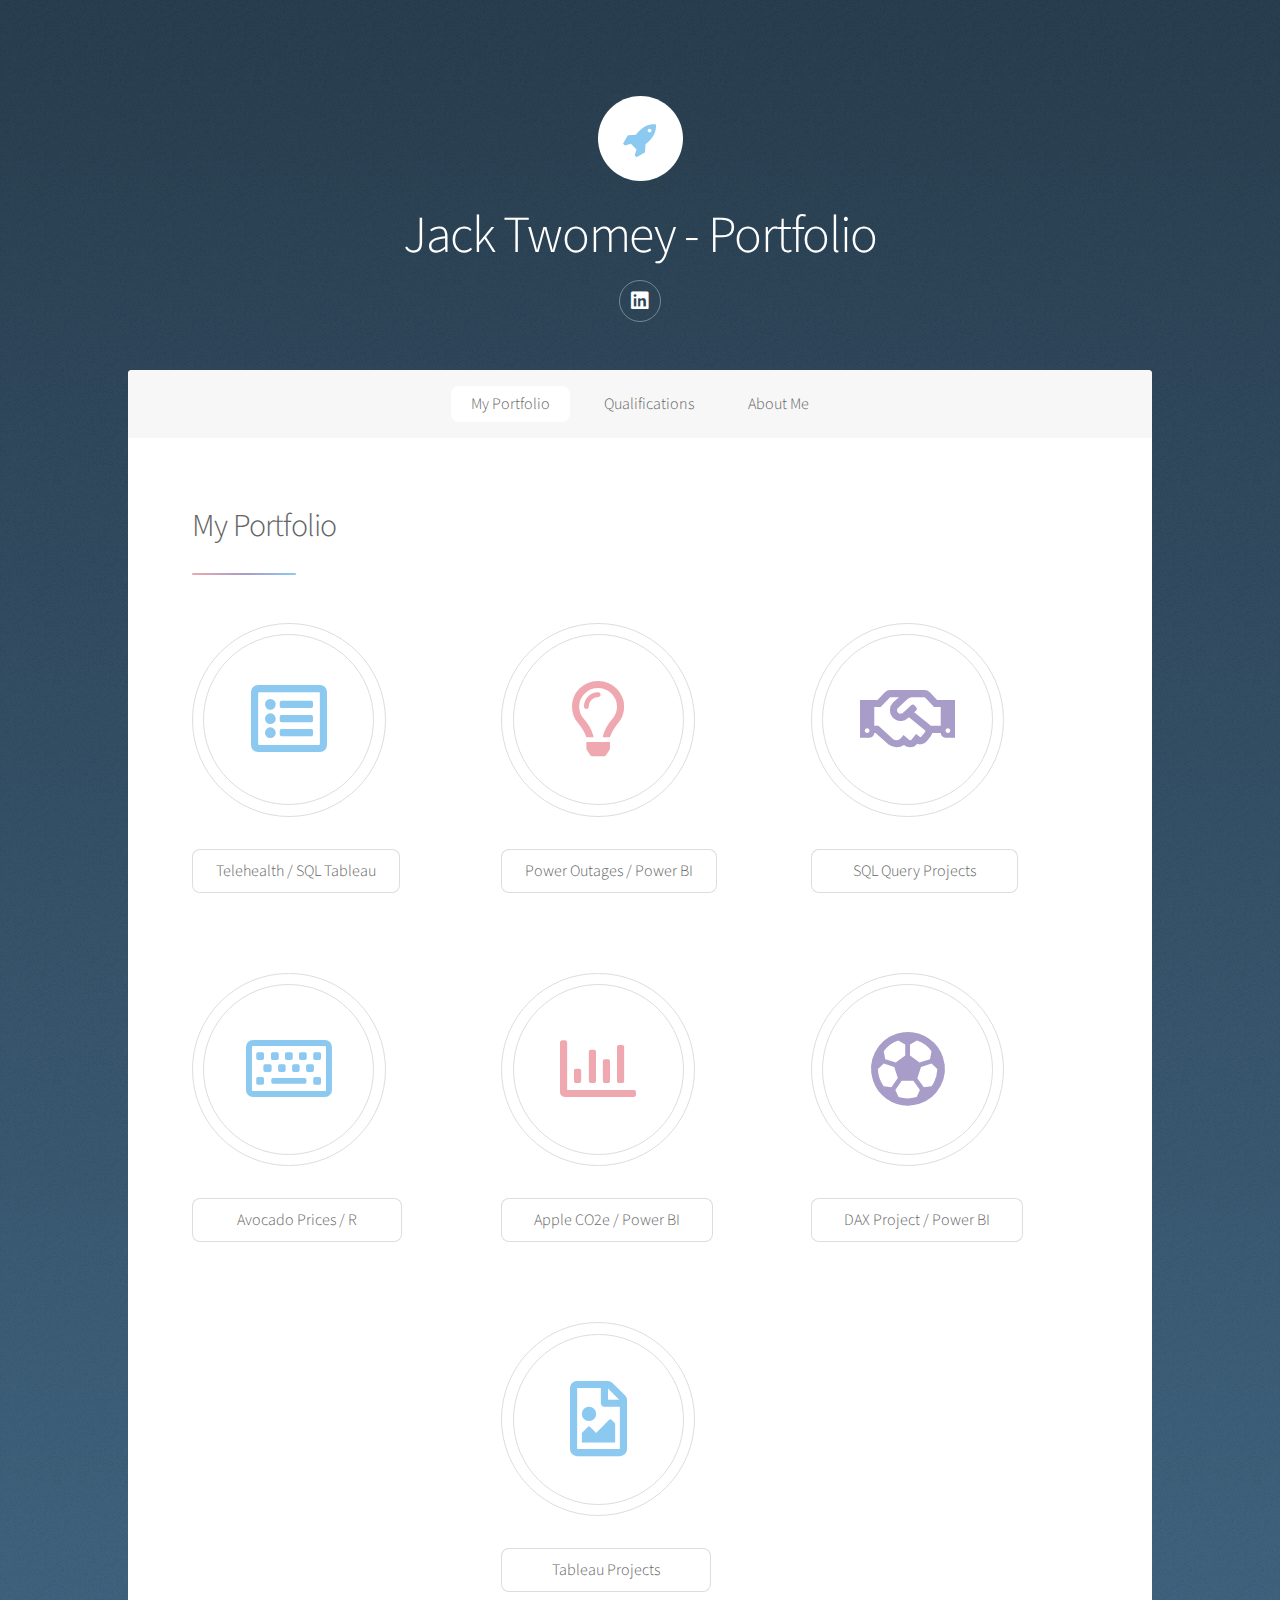
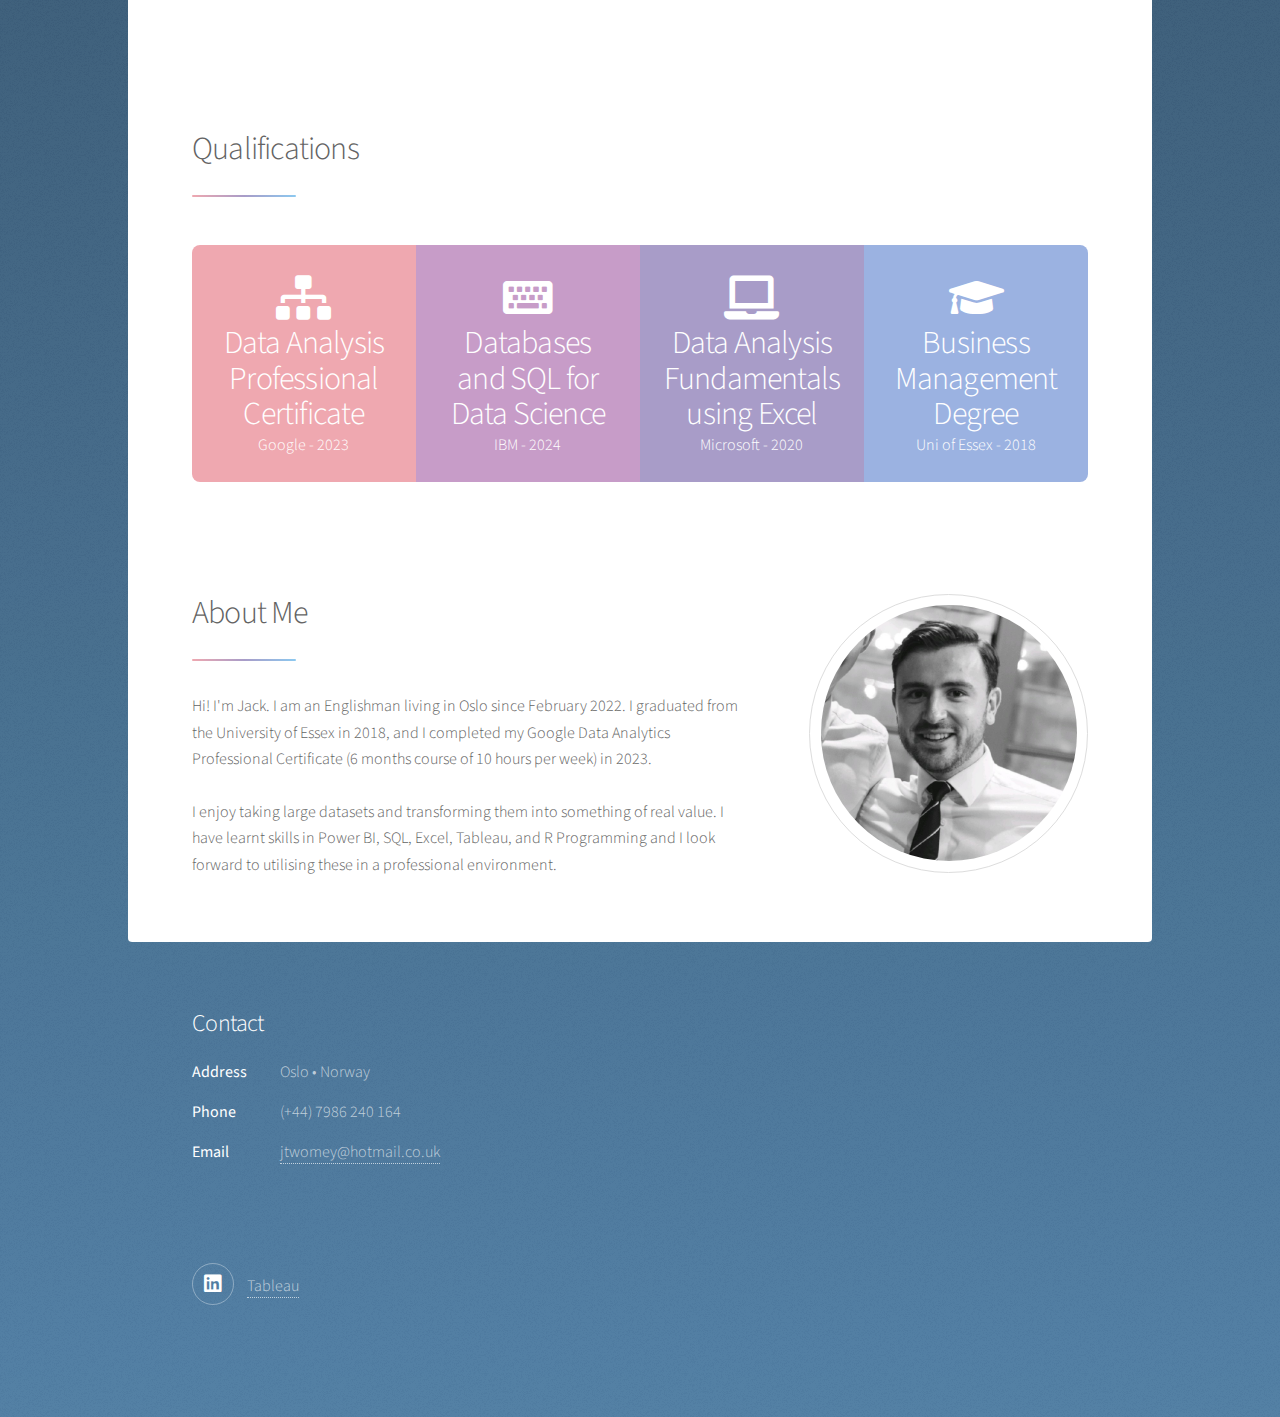
<file: index.html>
<!DOCTYPE HTML>
<!--
	Stellar by HTML5 UP
	html5up.net | @ajlkn
	Free for personal and commercial use under the CCA 3.0 license (html5up.net/license)
-->
<html>
	<head>
		<title>Jack Twomey Portfolio</title>
		<meta charset="utf-8" />
		<meta name="viewport" content="width=device-width, initial-scale=1, user-scalable=no" />
		<link rel="stylesheet" href="assets/css/main.css" />
		<noscript><link rel="stylesheet" href="assets/css/noscript.css" /></noscript>
	</head>
	<body class="is-preload">

		<!-- Wrapper -->
			<div id="wrapper">

				<!-- Header -->
					<header id="header" class="alt">
						<span class="logo"><img src="images/logo.svg" alt="" /></span>
						<h1>Jack Twomey - Portfolio</h1>
						<!-- <p>Data Analyst<br /> -->
						<a href="https://linkedin.com/in/jack-twomey" target="_blank" class="icon brands fa-linkedin alt"><span class="label">LinkedIn</a>
					</header>

				<!-- Nav -->
					<nav id="nav">
						<ul>
							<li><a href="#first" class="active">My Portfolio</a></li>
							<li><a href="#second">Qualifications</a></li>
							<li><a href="#AboutMe">About Me</a></li>
						</ul>
					</nav>

				<!-- Main -->
					<div id="main">


						<!-- First Section -->
							<section id="first" class="main">
								<header class="major">
									<h2>My Portfolio</h2>
								</header>
								<ul class="features">
									<li>
										<span class="icon major style5 fas fa-list-alt"></span>
										<a href="Telehealth Project.html" class="button">Telehealth / SQL Tableau</a>
										<p> </p>
										<footer class="small">
									</li>
									<li>
										<span class="icon major style1 fas fa-lightbulb"></span>
										<a href="Power Outages.html" class="button">Power Outages / Power BI</a>
										<p> </p>
										<footer class="small">
									</li>
									<li>
										<span class="icon major style3 fas fa-handshake" ></span>
										<a href="SQL Project.html" class="button">&nbsp;&nbsp;&nbsp;&nbsp;&nbsp; SQL Query Projects &nbsp;&nbsp;&nbsp;&nbsp;&nbsp;</a>
										<p> </p>
										<footer class="small">
									</li>
									<li>
										<span class="icon major style5 fas fa-keyboard"></span>
										<a href="R Programming.html" class="button">&nbsp;&nbsp;&nbsp;&nbsp;&nbsp;&nbsp; Avocado Prices / R &nbsp;&nbsp;&nbsp;&nbsp;&nbsp;&nbsp;</a>
										<p> </p>
										<footer class="small">
									</li>
									<li>
										<span class="icon major style1 fas fa-chart-bar"></span>
										<a href="Apple Carbon Neutral.html" class="button">&nbsp;&nbsp;&nbsp;Apple CO2e / Power BI&nbsp;&nbsp;&nbsp;</a>
										<p> </p>
										<footer class="small">
									</li>
									<li>
										<span class="icon major style3 fas fa-futbol"></span>
										<a href="DAX Project.html" class="button">&nbsp;&nbsp;&nbsp;DAX Project / Power BI&nbsp;&nbsp;&nbsp;</a>
										<p> </p>
										<footer class="small">
									</li>
									<li>
										<span class="icon major style5 far fa-file-image" ></span>
										<a href="https://public.tableau.com/app/profile/jack.twomey" target="_blank" class="button">&nbsp;&nbsp;&nbsp;&nbsp;&nbsp;&nbsp;&nbsp;&nbsp;&nbsp;Tableau Projects&nbsp;&nbsp;&nbsp;&nbsp;&nbsp;&nbsp;&nbsp;&nbsp;&nbsp;</a>
										<p> </p>
										<footer class="small">
									</li>
									<!-- <li>
										<span class="icon major style1 fas fa-edit"></span>
										<a href="S P 500 project.html" class="button">&nbsp;&nbsp;&nbsp;&nbsp;&nbsp; S&P 500 / Tableau&nbsp;&nbsp;&nbsp;&nbsp;</a>
										<p> </p>
										<footer class="small">
									</li> -->
									<!-- <li>
										<span class="icon major style3 fa-list-alt"></span>
										<a href="Excel Projects.html" class="button">&nbsp;&nbsp;&nbsp;Regression Analysis&nbsp;&nbsp;&nbsp;</a>
										<p> </p>
										<footer class="small">
									</li> -->
									<!-- <li>
										<span class="icon major style5 fa fa-window-restore"></span>
										<a href="Power BI dashboards.html" class="button">&nbsp;Power BI Dashboards&nbsp;</a>
										<p> </p>
										<footer class="small">
									</li> -->
									</li>
								</ul>
							</footer>
						</br>
					</br>




						<!-- Second Section -->
							<section id="second" class="main">
								<header class="major">
									<h2>Qualifications</h2>
									<!--<p>Donec imperdiet consequat. Suspendisse feugiat congue<br />
									posuere. Nulla massa urna, fermentum eget quam aliquet.</p> -->
								</header>
								<ul class="statistics">
									<li class="style1">
										<span class="icon solid fa-sitemap"></span>
										<strong>Data Analysis Professional Certificate</strong> Google - 2023
									</li>
									<!-- <li class="style2">
										<span class="icon solid fa-laptop"></span>
										<strong>Data Analysis Fundamentals using Excel</strong> Microsoft - 2020
									</li> -->
									<li class="style2">
										<span class="icon solid fa-keyboard"></span>
										<strong>Databases and SQL for Data Science</strong> IBM - 2024
									</li>
									<li class="style3">
										<span class="icon solid fa-laptop"></span>
										<strong>Data Analysis Fundamentals using Excel</strong> Microsoft - 2020
									</li>
									<li class="style4">
										<span class="icon solid fa-graduation-cap"></span>
										<strong>Business Management Degree</strong> Uni of Essex - 2018
									</li>
								</ul>
								<!--<p class="content">Nam elementum nisl et mi a commodo porttitor. Morbi sit amet nisl eu arcu faucibus hendrerit vel a risus. 
									Nam a orci mi, elementum ac arcu sit amet, fermentum pellentesque et purus. Integer maximus varius lorem, sed convallis 
									diam accumsan sed. Etiam porttitor placerat sapien, sed eleifend a enim pulvinar faucibus semper quis ut arcu. Ut non 
									nisl a mollis est efficitur vestibulum. Integer eget purus nec nulla mattis et accumsan ut magna libero. Morbi auctor 
									iaculis porttitor. Sed ut magna ac risus et hendrerit scelerisque. Praesent eleifend lacus in lectus aliquam porta. 
									Cras eu ornare dui curabitur lacinia.</p> -->
								<footer class="major">
									<ul class="actions special">
										<!-- <li><a href="#" class="button">Learn More</a></li> -->
									</ul>
								</footer>
							</section>
						</br>

											<!-- About Me -->
												<section id="AboutMe" class="main">
													<div class="spotlight">
														<div class="content">
															<header class="major">
																<h2>About Me</h2>
															</header>
															<p>Hi! I'm Jack. I am an Englishman living in Oslo since February 2022. 
																I graduated from the University of Essex in 2018, and I completed my Google Data 
																Analytics Professional Certificate (6 months course of 10 hours per week) in 2023. 
																<!-- I am currently doing the <em>advanced</em> Google Data Analytics certifcate where 
																I will be learning how to analyse data using Python.--> <br />
																<br /> 
																I enjoy taking large datasets and transforming them into something of real value.
																I have learnt skills in Power BI, SQL, Excel, Tableau, and R Programming and I look forward to 
																utilising these in a professional environment.
															</p>
															
														</div>
														<span class="image"><img src="images/SelfPhoto.png" alt="" /></span>
													</div>
												</section>
									</ul>
								</footer>
							</section>

					</div>

				<!-- Footer -->
					<footer id="footer">
						<section>
							<h2>Contact</h2>
							<dl class="alt">
								<dt>Address</dt>
								<dd>Oslo &bull; Norway</dd>
								<dt>Phone</dt>
								<dd>(+44) 7986 240 164</dd>
								<!-- <dt>Phone(Work)</dt>
								<dd>(+47) 481 92 482</dd> -->
								<dt>Email</dt>
								<dd><a>jtwomey@hotmail.co.uk</a></dd><br /> 
								<br /> 
							</dl>
							<ul class="icons">
								<li><a href="https://linkedin.com/in/jack-twomey" target="_blank" class="icon brands fa-linkedin alt"><span class="label">LinkedIn</span></a></li>
								<!--<li><a href="#" class="icon brands fa-github alt"><span class="label">GitHub</span></a></li> -->
								<!--<li><a href="Power BI dashboards.html" target="_blank" class="label">Power BI</span></a></li> -->
								<li><a href="https://public.tableau.com/app/profile/jack.twomey" target="_blank" class="label">Tableau</span></a></li>
							</ul>
						</section>
						

			</div>

		<!-- Scripts -->
			<script src="assets/js/jquery.min.js"></script>
			<script src="assets/js/jquery.scrollex.min.js"></script>
			<script src="assets/js/jquery.scrolly.min.js"></script>
			<script src="assets/js/browser.min.js"></script>
			<script src="assets/js/breakpoints.min.js"></script>
			<script src="assets/js/util.js"></script>
			<script src="assets/js/main.js"></script>

	</body>
</html>
</file>
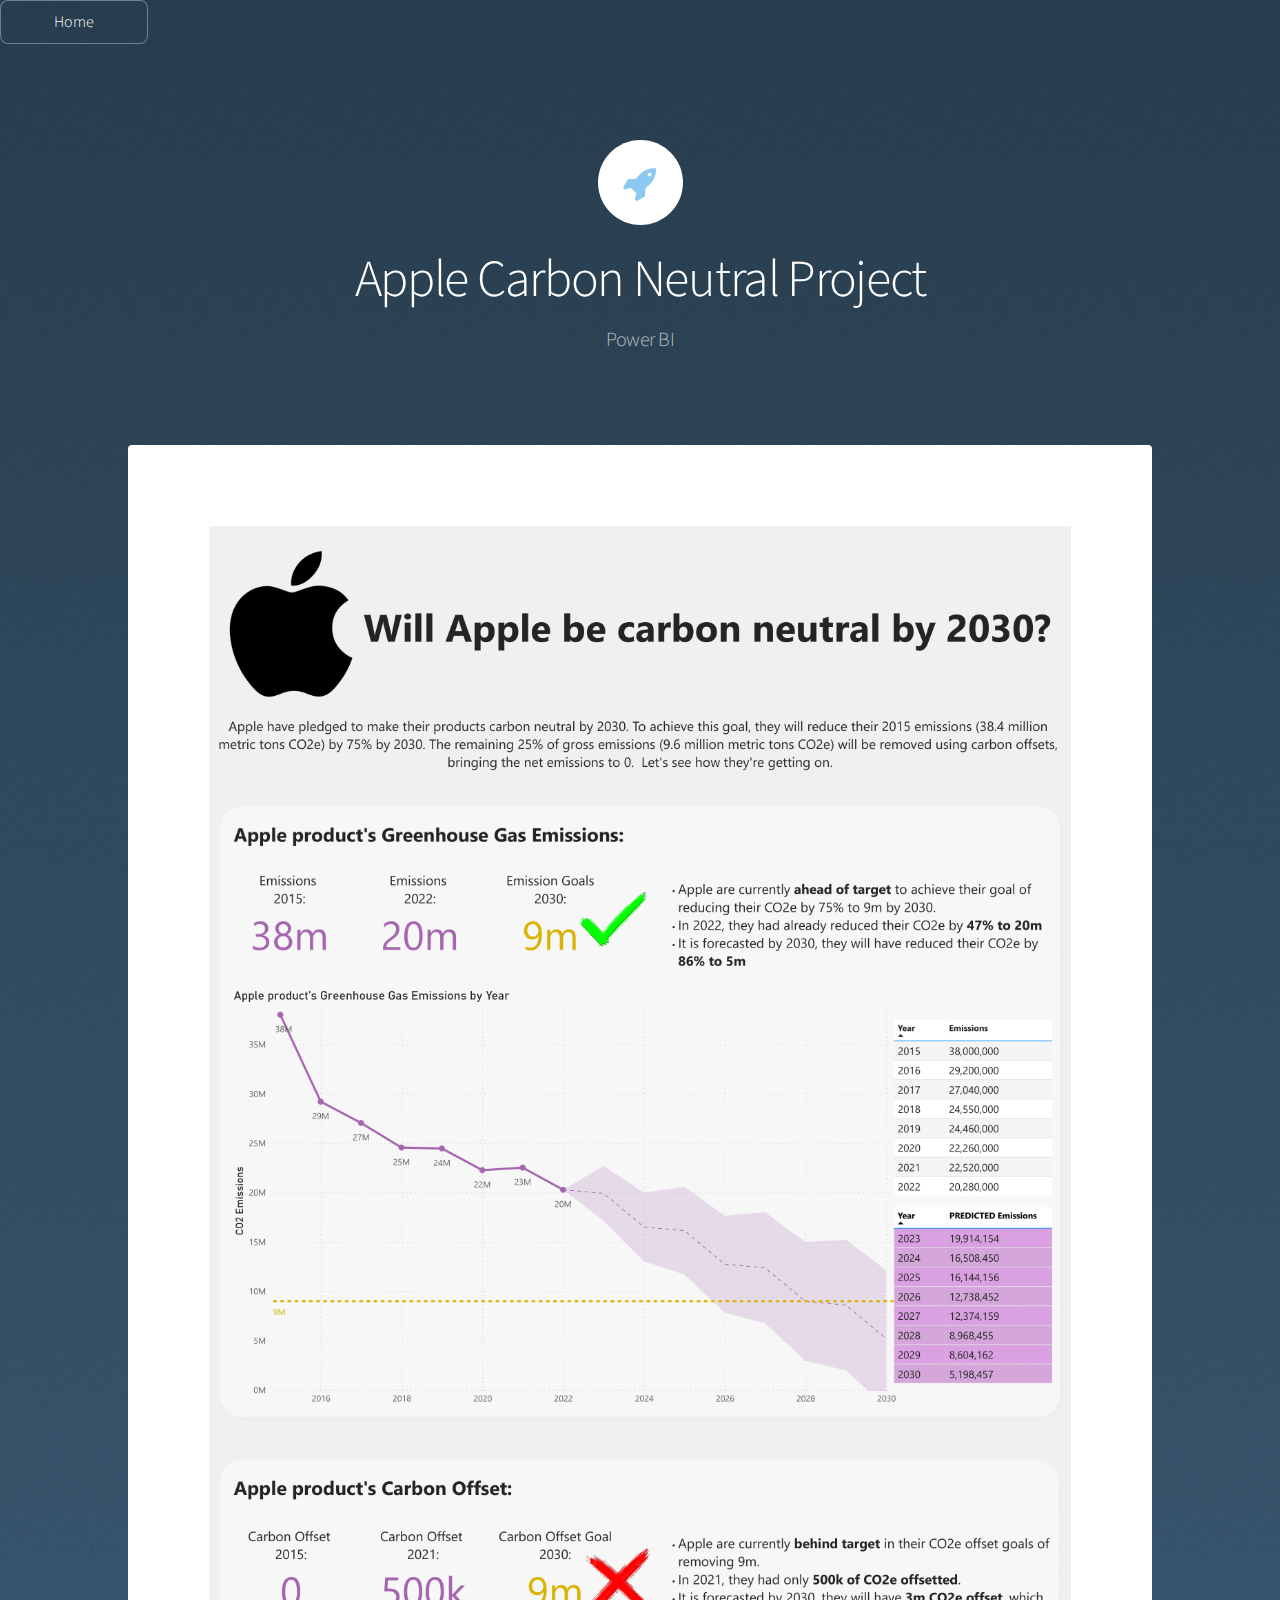
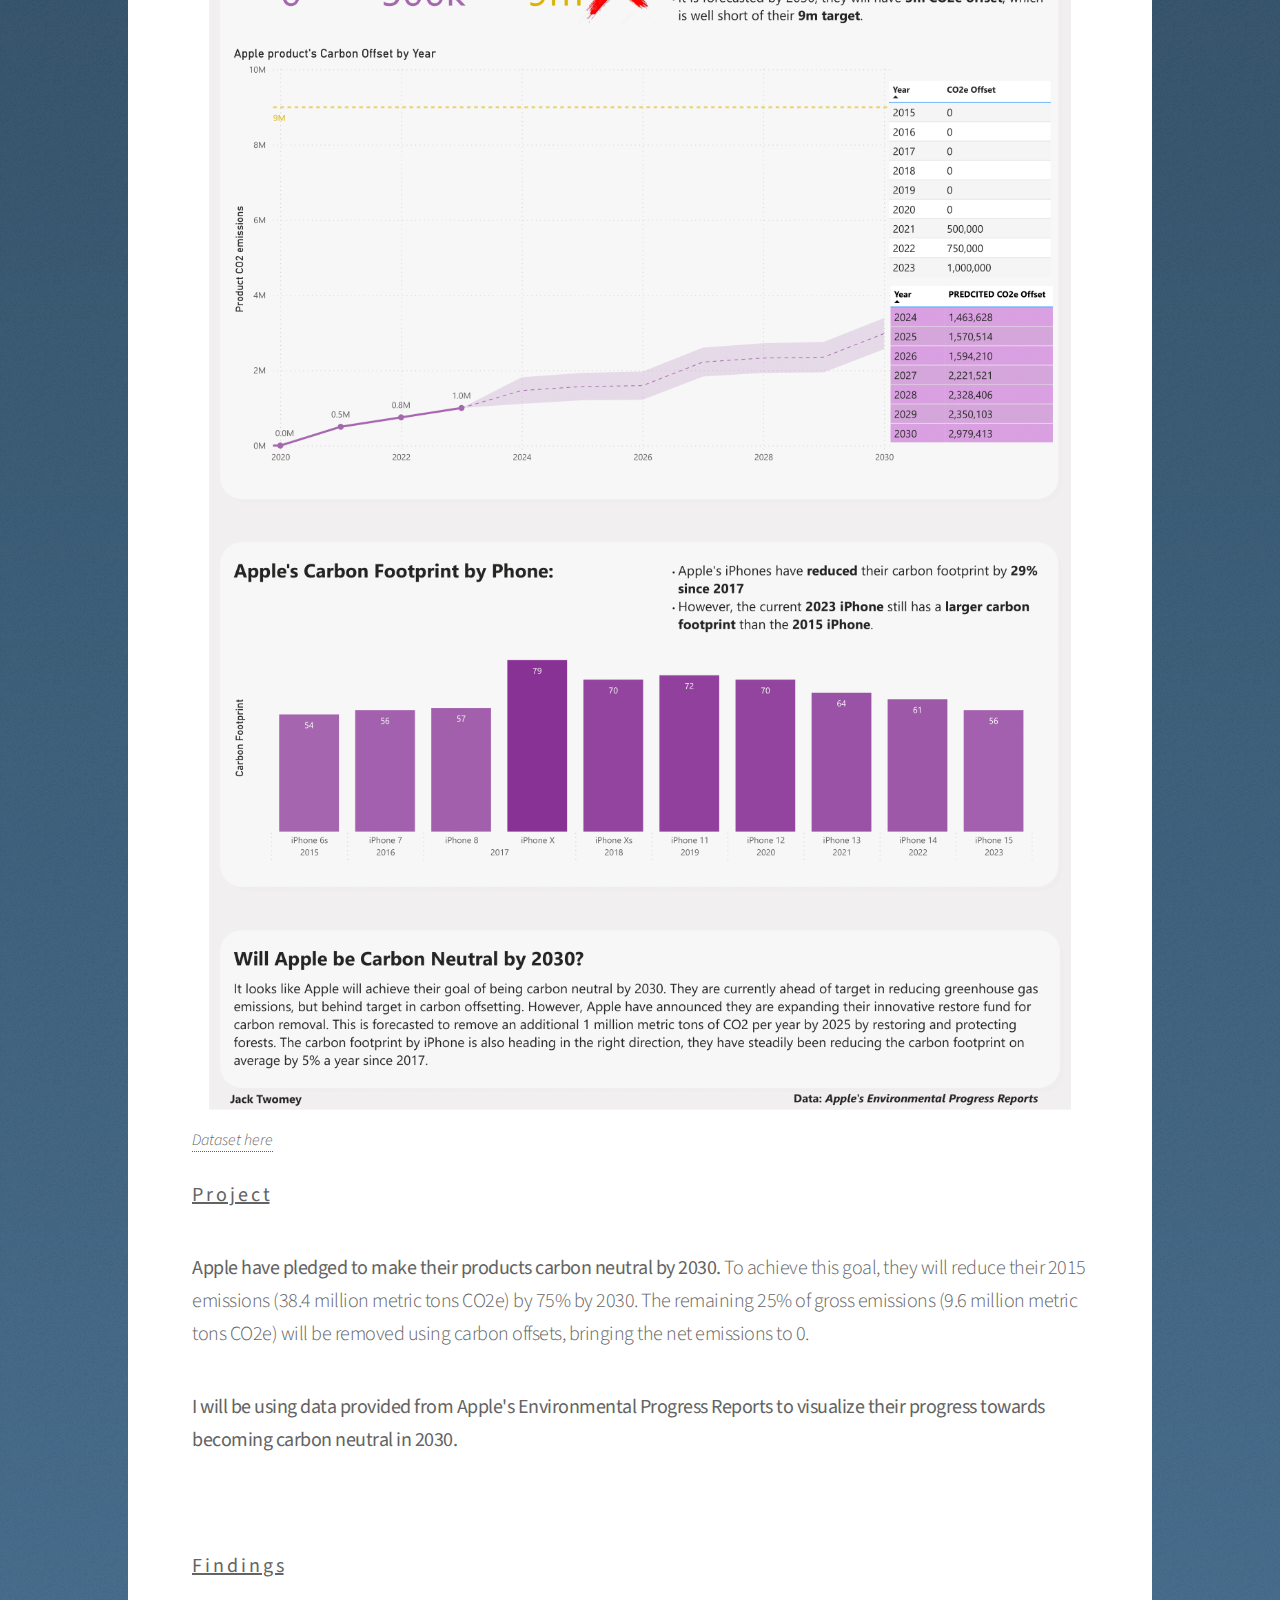
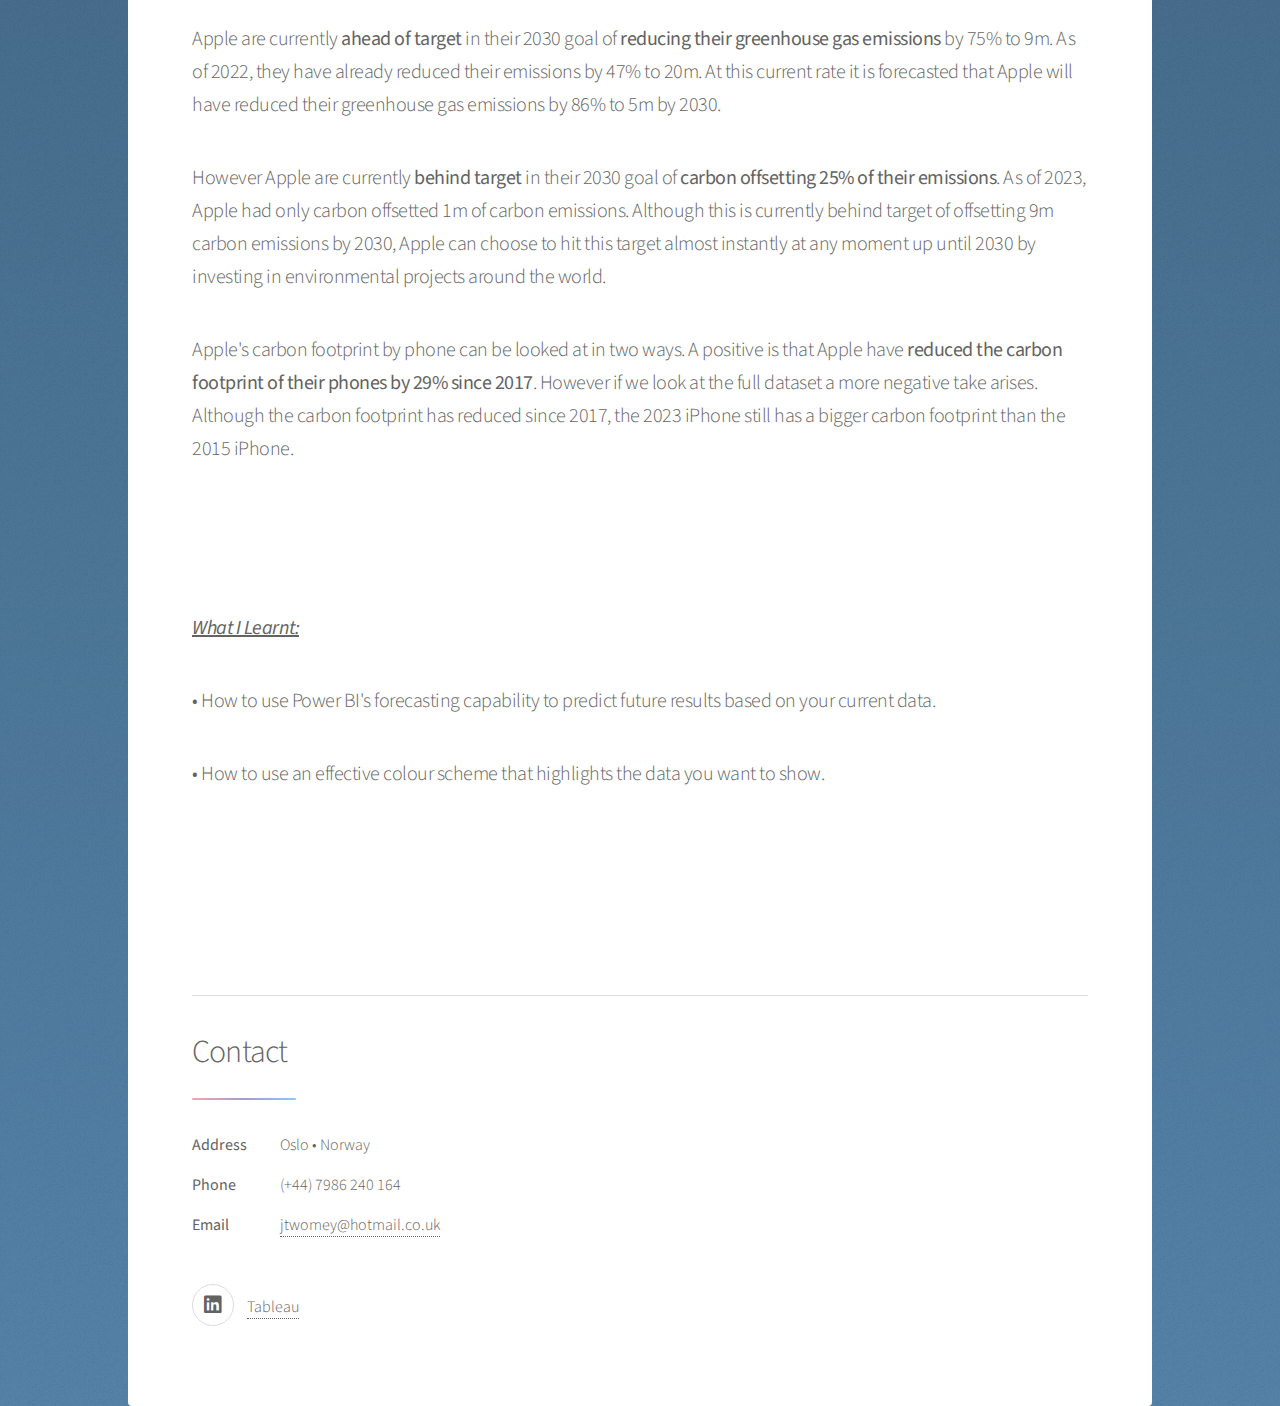
<file: Apple Carbon Neutral.html>
<!DOCTYPE HTML>
<!--
	Stellar by HTML5 UP
	html5up.net | @ajlkn
	Free for personal and commercial use under the CCA 3.0 license (html5up.net/license)
-->
<html>
	<head>
		<li><a href="index.html" class="button">Home</a></li>
		<title>Apple Project</title>
		<meta charset="utf-8" />
		<meta name="viewport" content="width=device-width, initial-scale=1, user-scalable=no" />
		<link rel="stylesheet" href="assets/css/main.css" />
		<noscript><link rel="stylesheet" href="assets/css/noscript.css" /></noscript>
	</head>
	<body class="is-preload">

		<!-- Wrapper -->
			<div id="wrapper">

				<!-- Header -->
					<header id="header" class="alt">
						<span class="logo"><img src="images/logo.svg" alt="" /></span>
						<h1>Apple Carbon Neutral Project</h1>
						<p>Power BI<br />
						<!-- <a href="https://linkedin.com/in/jack-twomey" target="_blank" >@JackTwomey</a> -->
					</header>


				<!-- Main -->
					<div id="main">


						<!-- First Section -->
							<section id="first" class="main">
								<header class="major">
									<!-- <h2>Apple Carbon Neutral Dashboard</h2> -->
									<head>
										<style>
											* {
												padding: 0;
												margin: 0;
											}
											.fit { /* set relative picture size */
												max-width: 100%;
												max-height: 100%;
											}
											.center {
												display: block;
												margin: auto;
											}
										</style>
									</head>
									<body>
									
										<a target="_blank" href="https://app.powerbi.com/view?r=eyJrIjoiYTMxMDNhYmEtMmQ4Ni00NTAwLWIwMzgtZjhmMGY5NzhkODliIiwidCI6ImRmODY3OWNkLWE4MGUtNDVkOC05OWFjLWM4M2VkN2ZmOTVhMCJ9">
											<img class="center fit" src="images/Apple Dashboard-1.png">
										</a>
									<!-- <img class="center fit" src="images/Apple Dashboard-1.png" > -->
								    <!-- </li>
									<img src="images/Apple Dashboard-1.png" alt="" width="1255" height="3100"/>
									</li> -->
									<a href="Apple_CO2e.xlsx" > <em>Dataset here</em></a><br /> 
									<br /> 
									<u><p><b>P r o j e c t </b></u> 
										<div><p><b>Apple have pledged to make their products carbon neutral by 2030.</b> To achieve this goal, 
										they will reduce their 2015 emissions (38.4 million metric tons CO2e) by 75% by 2030. 
										The remaining 25% of gross emissions (9.6 million metric tons CO2e) will be removed 
										using carbon offsets, bringing the net emissions to 0.</div></p>

										<div><p><b>I will be using data provided from Apple's Environmental Progress Reports to 
										visualize their progress towards becoming carbon neutral in 2030.</b></p></div>
										<br /> 
										<br /> 
										<!-- <div><p><u><b>D a s h b o a r d</b></u>
										<br /> 
										<div><p>I built this dashboard using Power BI. I used line charts and a bar graph to clearly display 
										whether Apple will be carbon neutral by 2030. I used line charts as an effective way of 
										displaying changes over time, where I could clearly present Apple's emissions data each year. 
										Using a line chart also enabled me to utilise Power BI's forecast feature to show predictions 
										on whether Apple will meet their targets based on their past and present data. I then created a bar 
										chart to display the carbon footprint by each iPhone. This was a good visualization of how Apple have 
										reduced their carbon footprint gradually since 2017. I used a basic colour scheme throughout this report, 
										using purple and grey to keep the focus on the data, with hits of gold to showcase Apple's target emissions. </p></div>
										<br /> 
										<br /> -->
										<div><p><u><b>F i n d i n g s </b></u>
										<br /> 
										<div><p>Apple are currently <b>ahead of target</b> in their 2030 goal of <b>reducing their greenhouse gas 
										emissions</b> by 75% to 9m. As of 2022, they have already reduced their emissions by 47% to 20m. At this 
										current rate it is forecasted that Apple will have reduced their greenhouse gas emissions by 86% to 5m by 2030.
										</p></div>

										<div><p>However Apple are currently <b>behind target</b> in their 2030 goal of <b>carbon offsetting 25% of their 
										emissions</b>. As of 2023, Apple had only carbon offsetted 1m of carbon emissions. Although this is currently 
										behind target of offsetting 9m carbon emissions by 2030, Apple can choose to hit this target almost instantly 
										at any moment up until 2030 by investing in environmental projects around the world.
										</p></div>

										<div><p>Apple's carbon footprint by phone can be looked at in two ways. A positive is that 
										Apple have <b>reduced the carbon footprint of their phones by 29% since 2017</b>. However if we look at the full 
										dataset a more negative take arises. Although the carbon footprint has reduced since 2017, the 2023 iPhone 
										still has a bigger carbon footprint than the 2015 iPhone.
										</p></div>
										<br /> 
										<br /> 
										<br /> 
										<br /> 
										<div><p>
										<u><b><em>What I Learnt:</em></b></u>
										<p>&#8226; How to use Power BI's forecasting capability to predict future results based on your current data.</p>
										<p>&#8226; How to use an effective colour scheme that highlights the data you want to show.</p>
										</p></div>
								</ul>
							</footer>
						</br>
					</br>
				</br>
			</br>
		</br>
	<hr>
				<!-- Footer -->
					<footer id="first">
						<section>
							<h2>Contact</h2>
							<dl class="alt">
								<dt>Address</dt>
								<dd>Oslo &bull; Norway</dd>
								<dt>Phone</dt>
								<dd>(+44) 7986 240 164</dd>
								<!-- <dt>Phone(Work)</dt>
								<dd>(+47) 481 92 482</dd> -->
								<dt>Email</dt>
								<dd><a>jtwomey@hotmail.co.uk</a></dd>
							</dl>
							<ul class="icons">
								<li><a href="https://linkedin.com/in/jack-twomey" target="_blank" class="icon brands fa-linkedin alt"><span class="label">LinkedIn</span></a></li>
								<!--<li><a href="#" class="icon brands fa-github alt"><span class="label">GitHub</span></a></li> -->
								<!--<li><a href="Power BI dashboards.html" target="_blank" class="label">Power BI</span></a></li> -->
								<li><a href="https://public.tableau.com/app/profile/jack.twomey" target="_blank" class="label">Tableau</span></a></li>
							</ul>
						</section>
						

			</div>

		<!-- Scripts -->
			<script src="assets/js/jquery.min.js"></script>
			<script src="assets/js/jquery.scrollex.min.js"></script>
			<script src="assets/js/jquery.scrolly.min.js"></script>
			<script src="assets/js/browser.min.js"></script>
			<script src="assets/js/breakpoints.min.js"></script>
			<script src="assets/js/util.js"></script>
			<script src="assets/js/main.js"></script>

	</body>
</html>
</file>
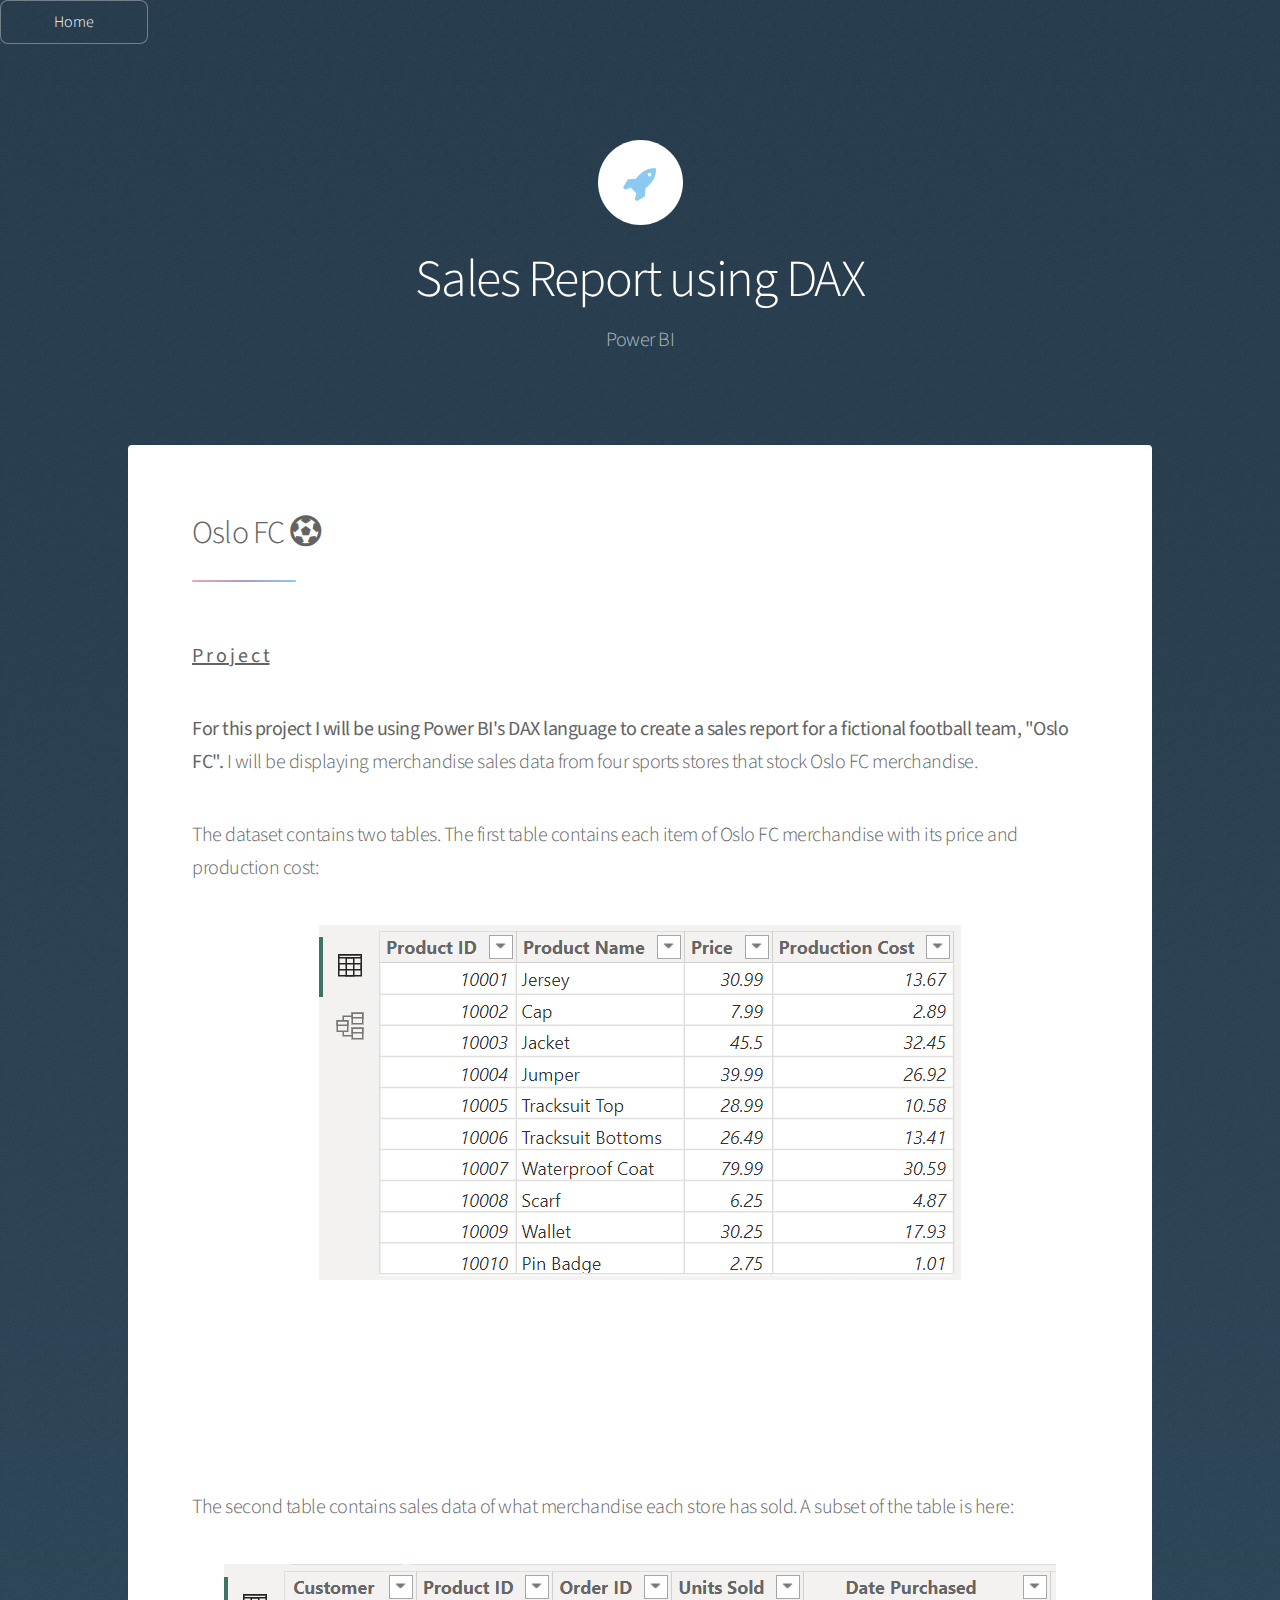
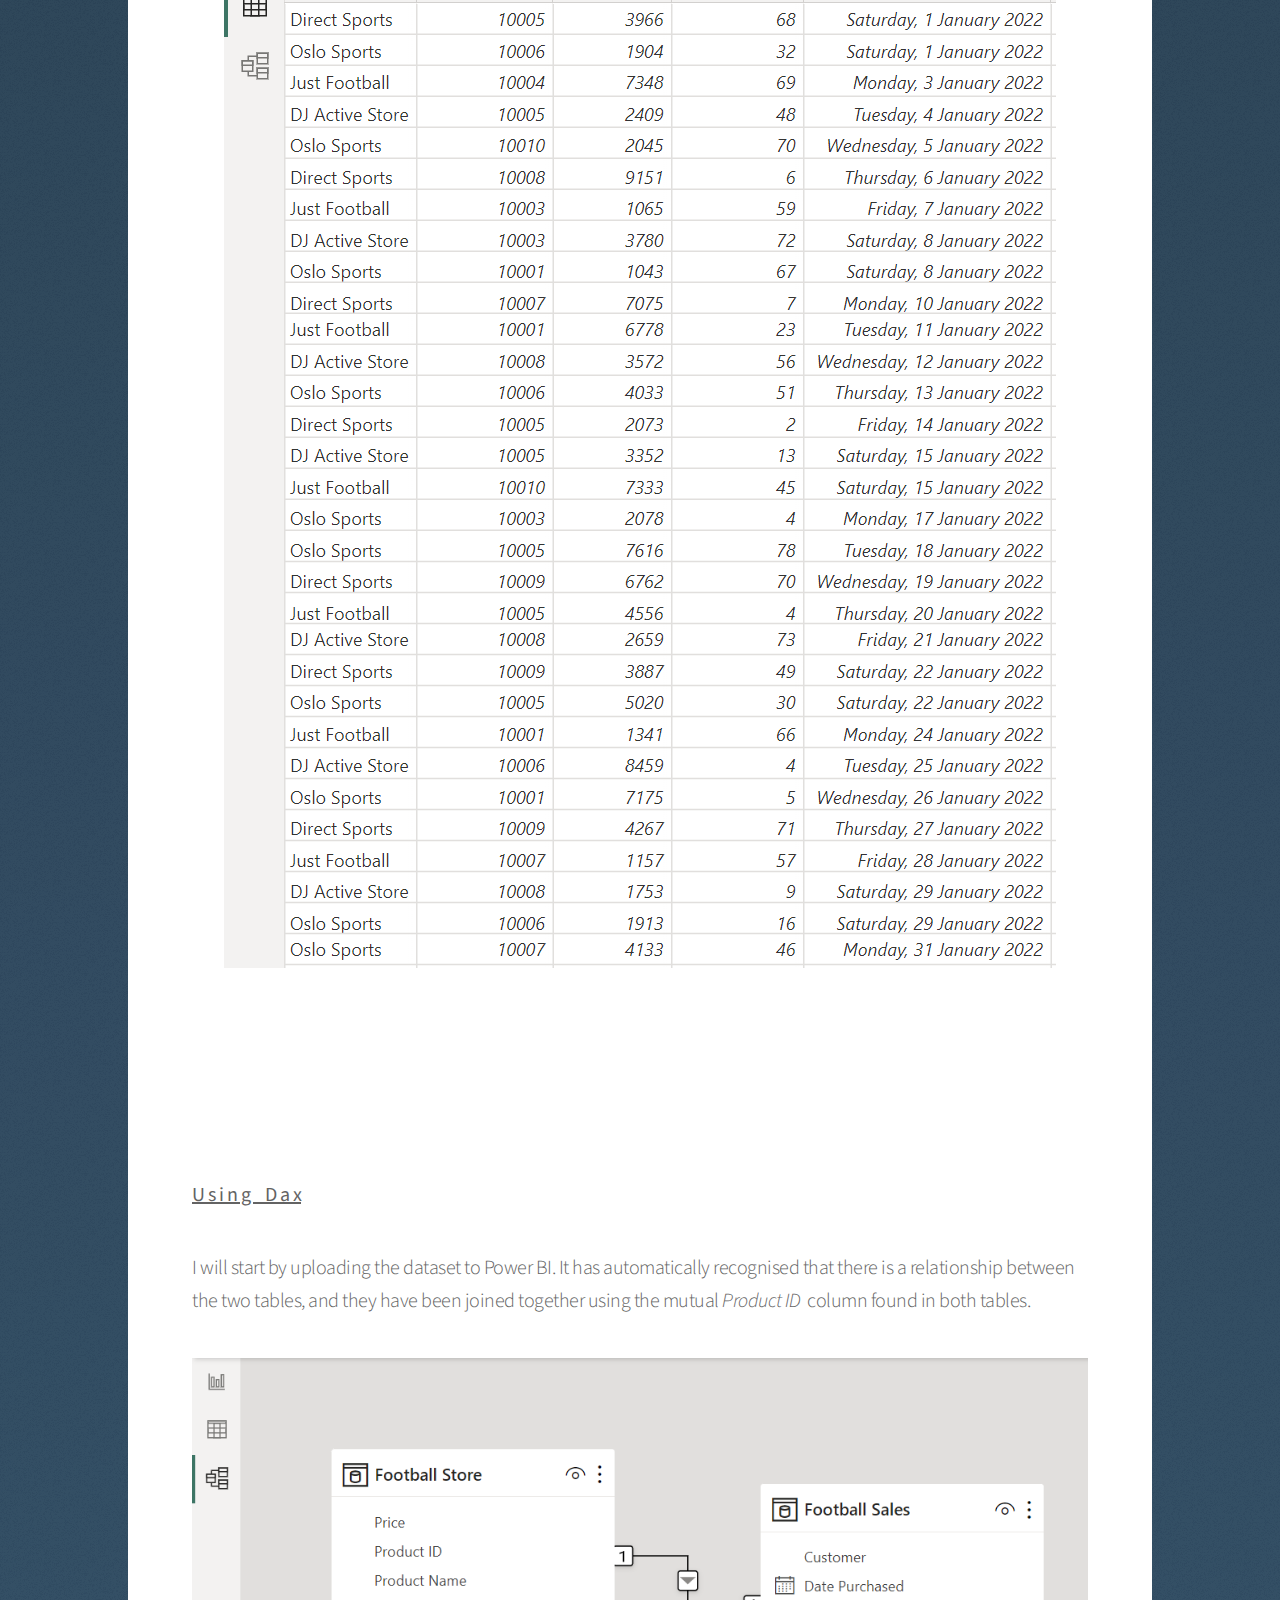
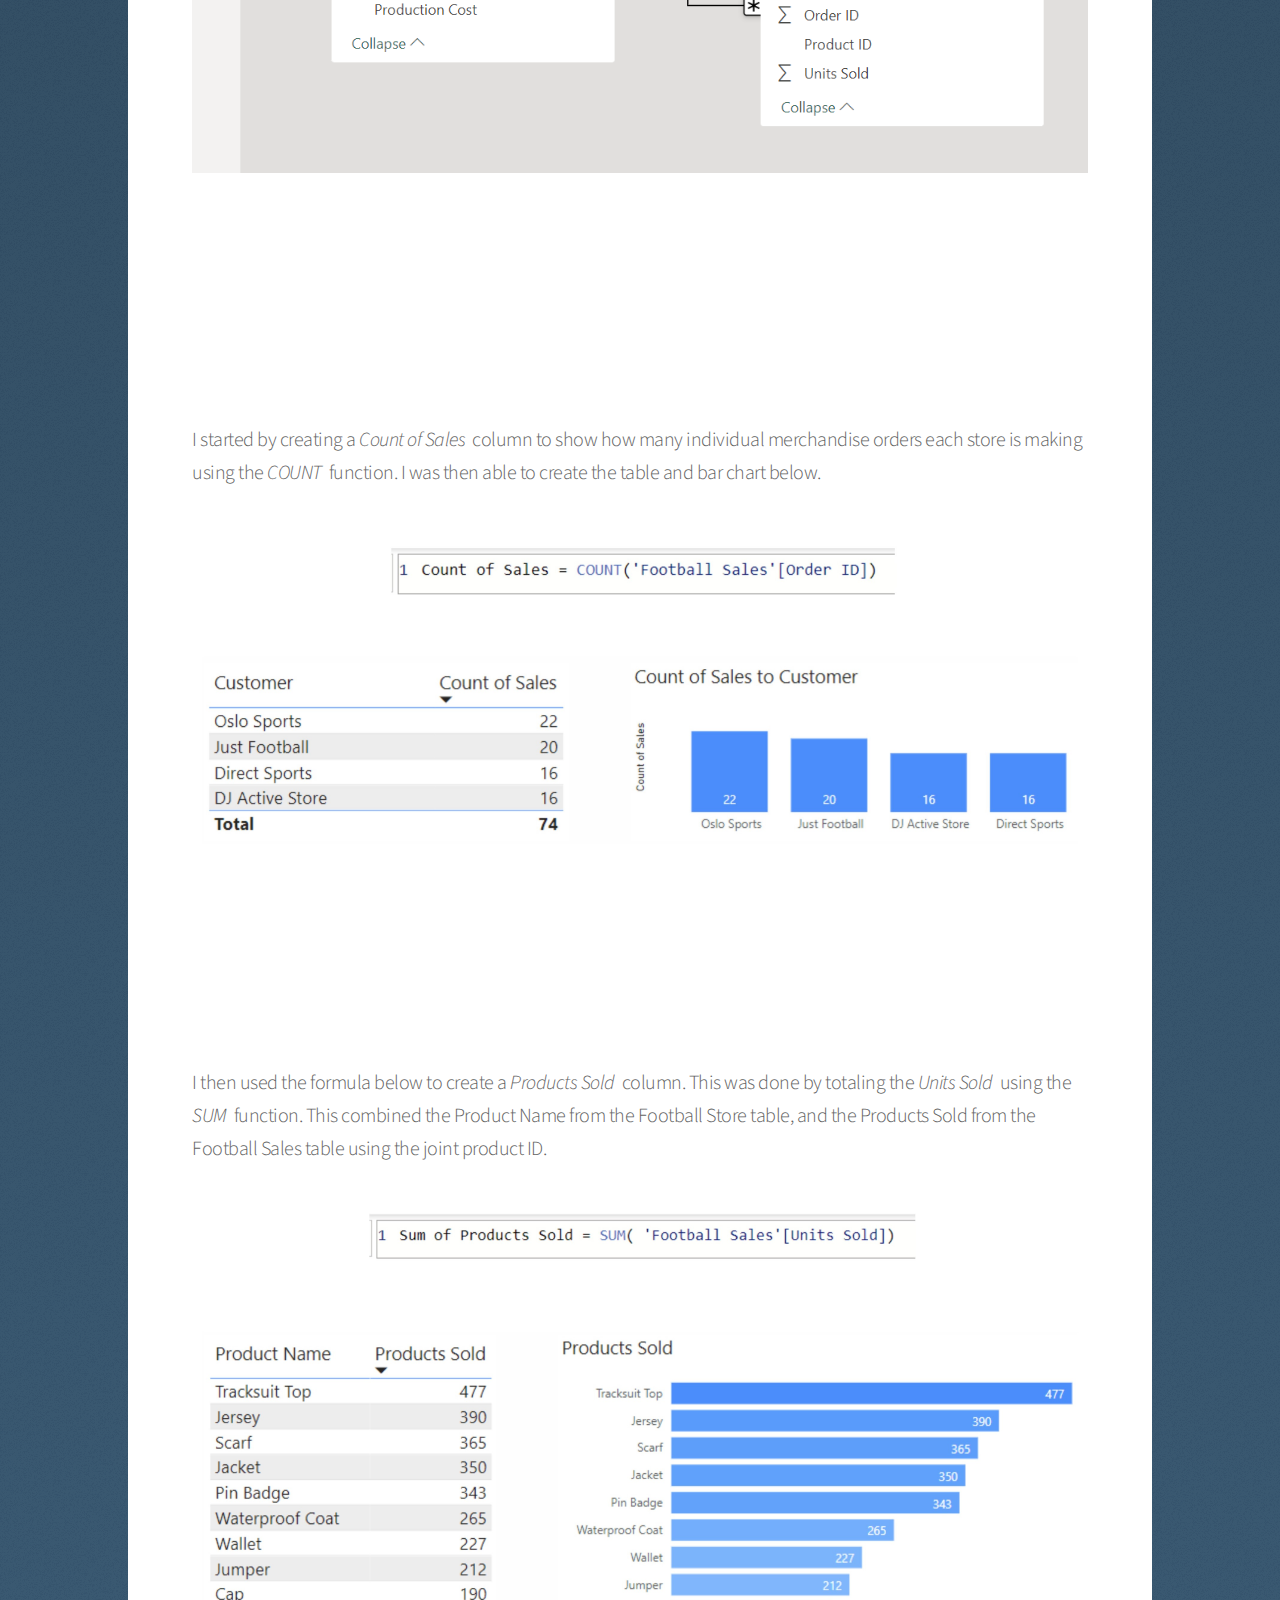
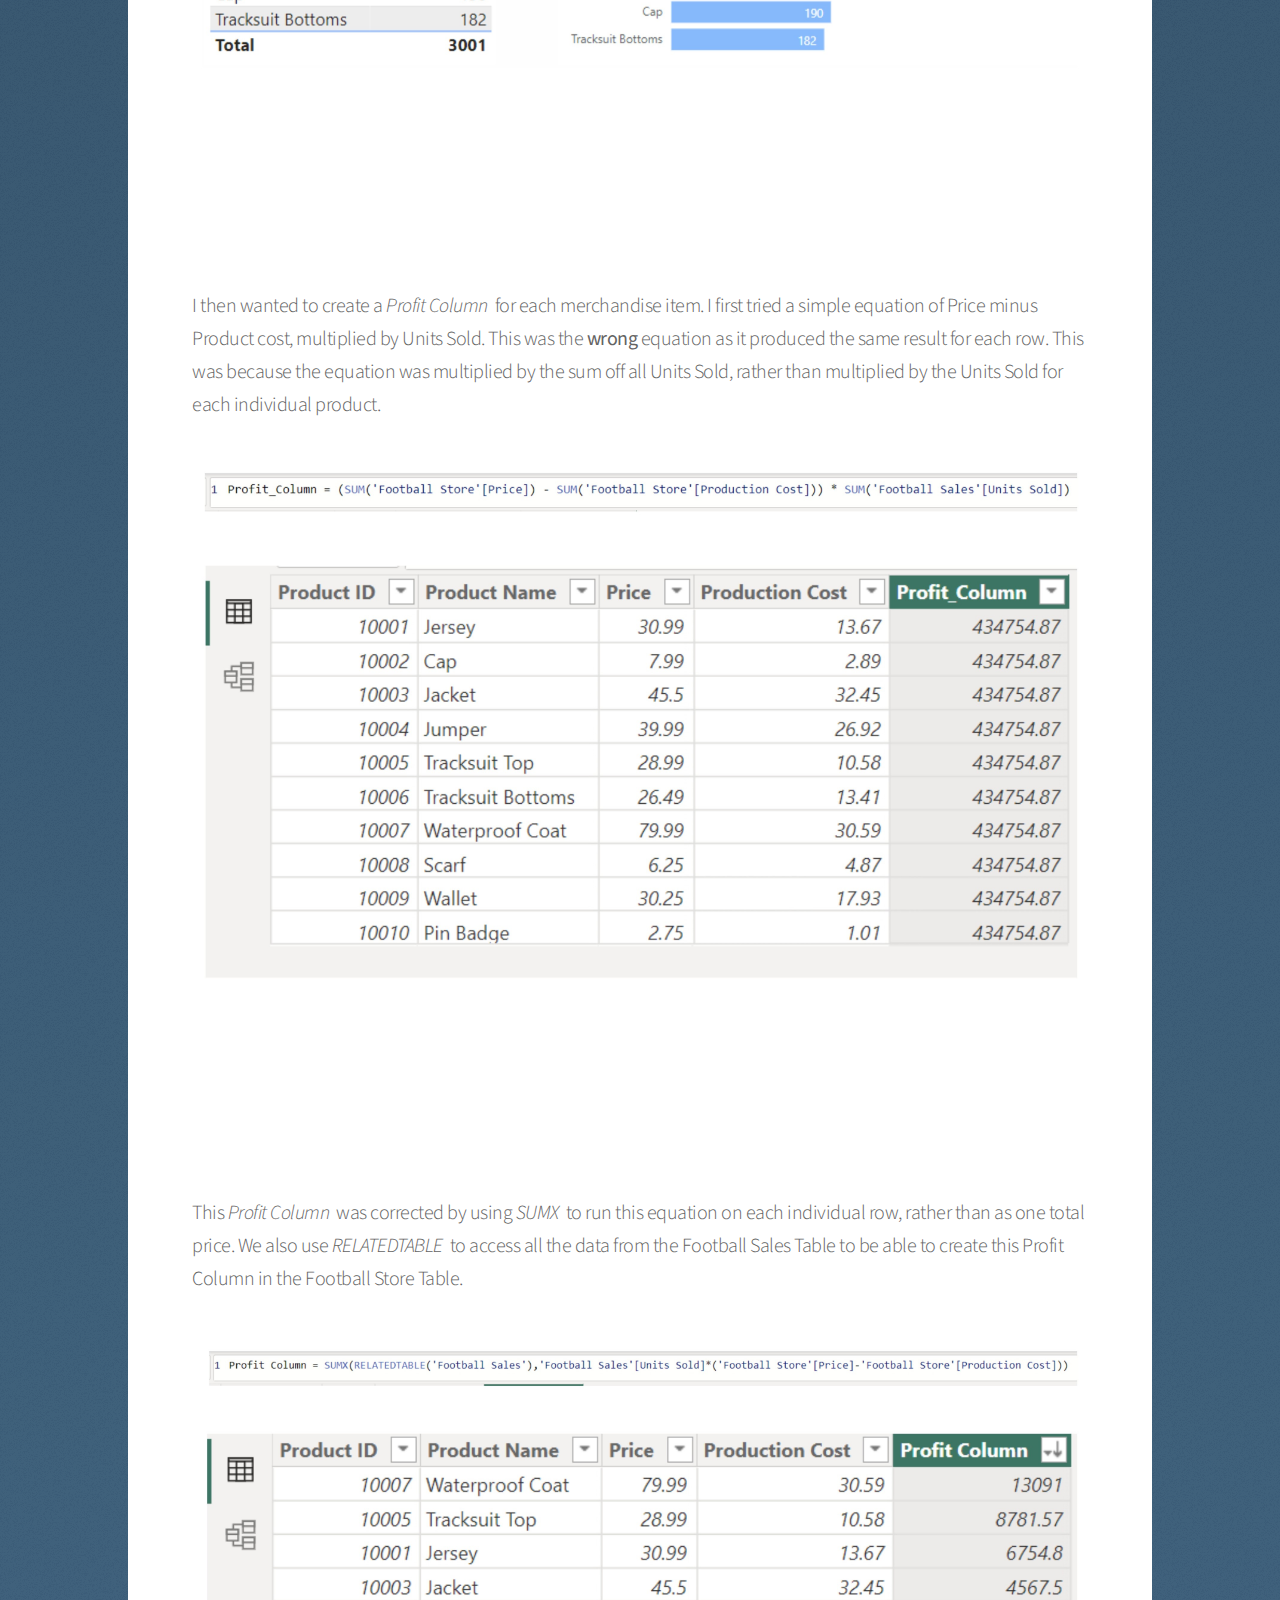
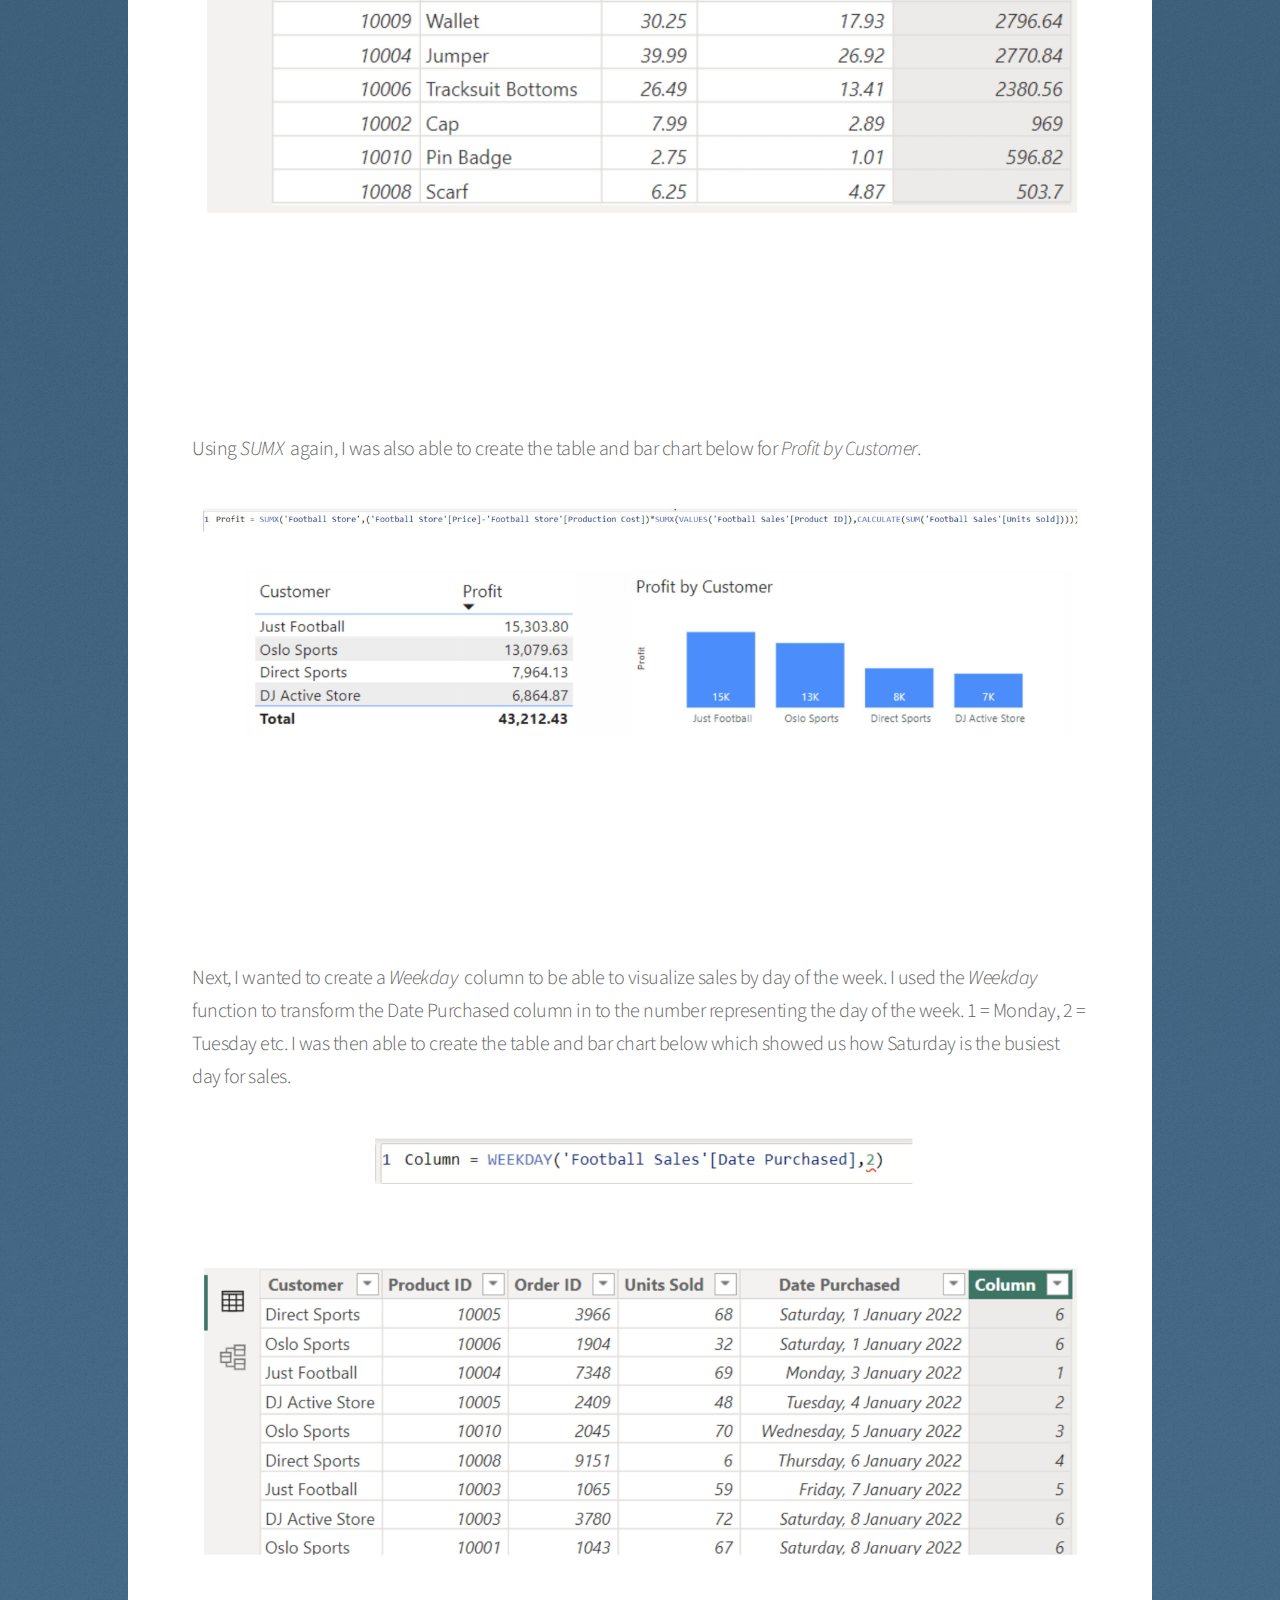
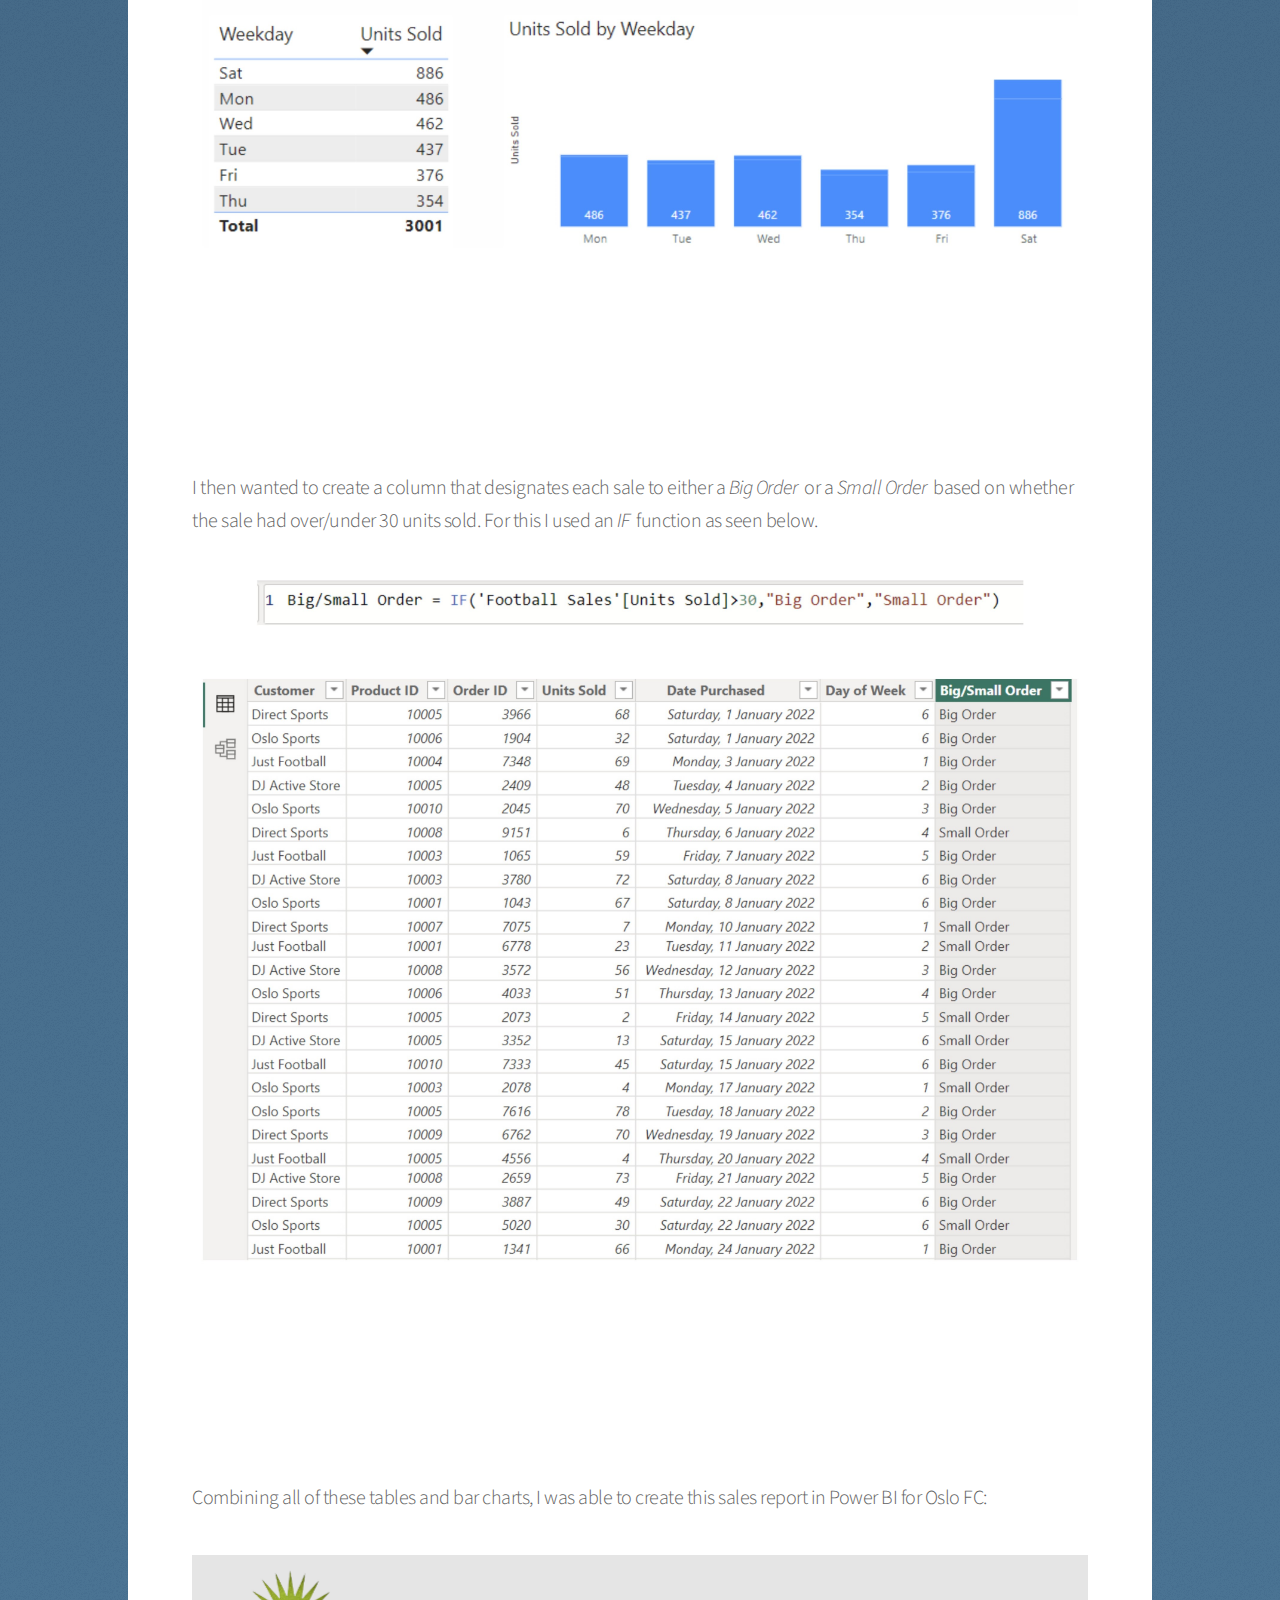
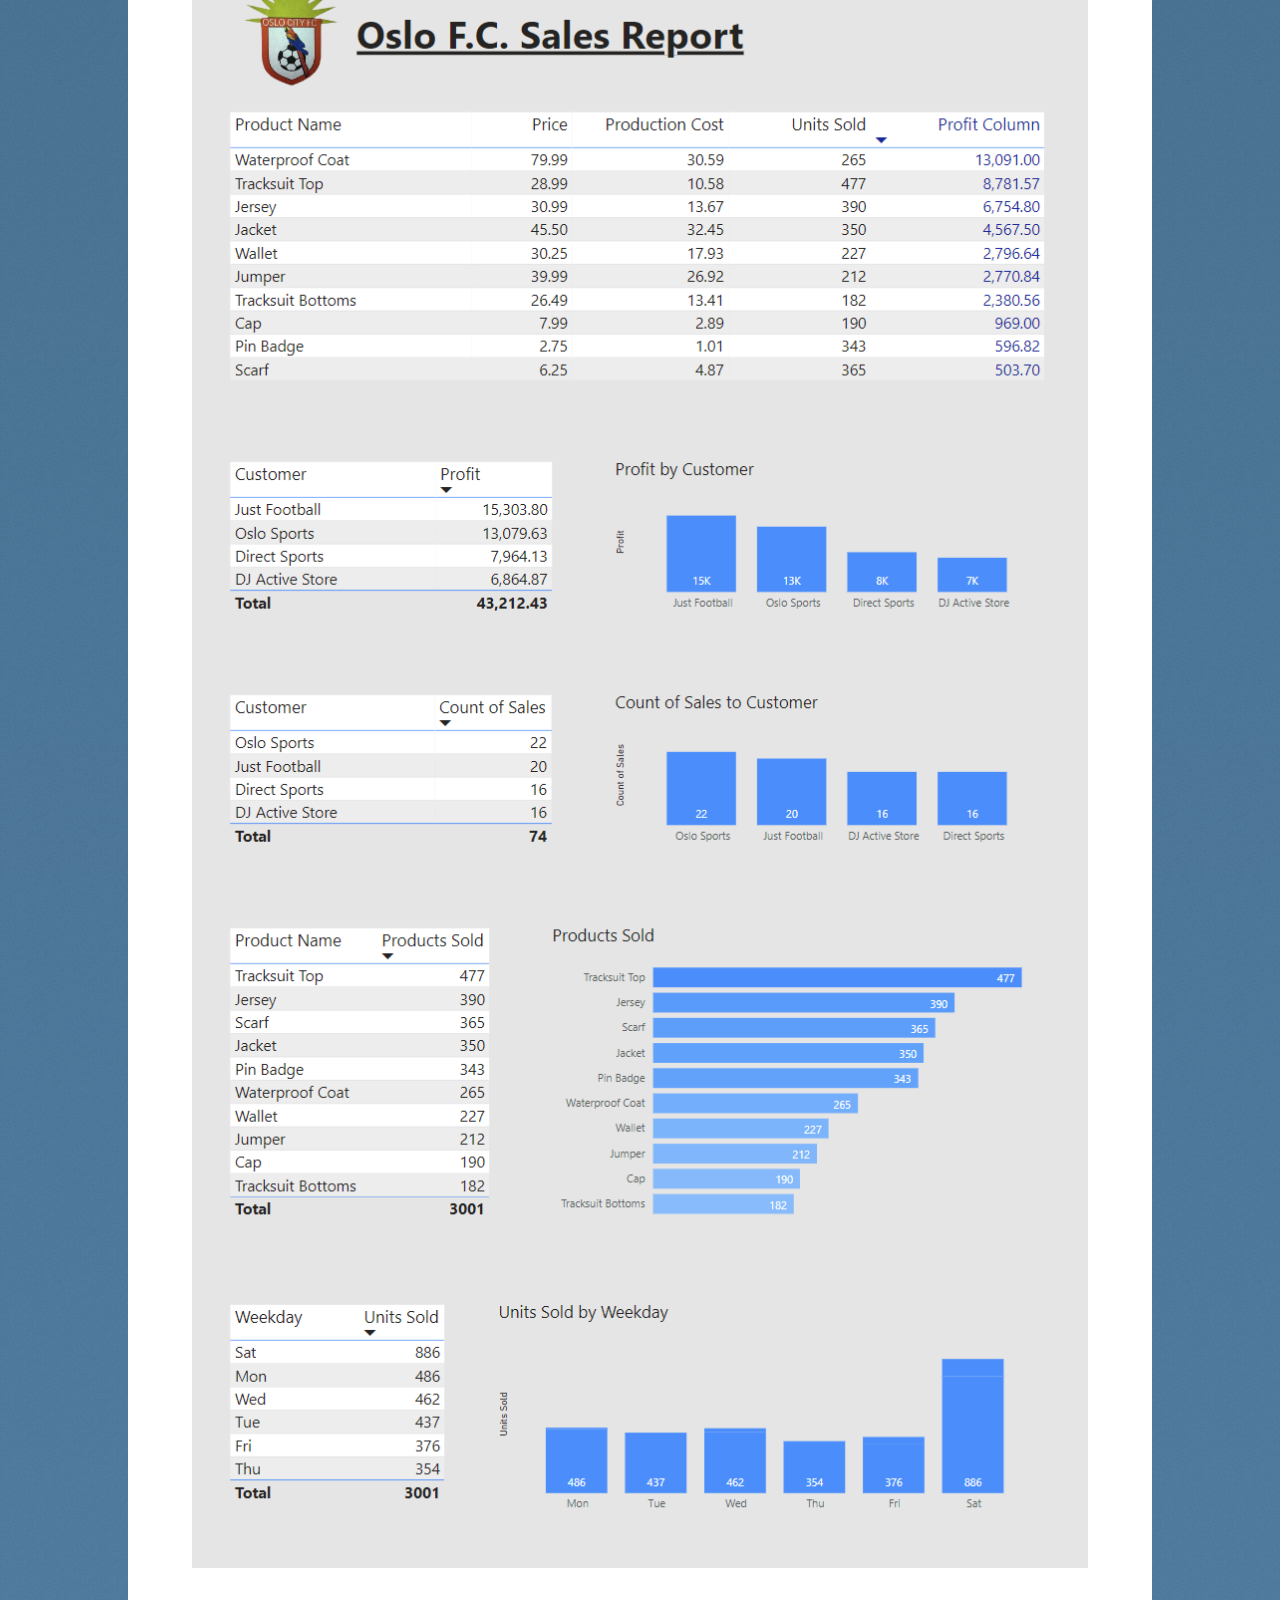
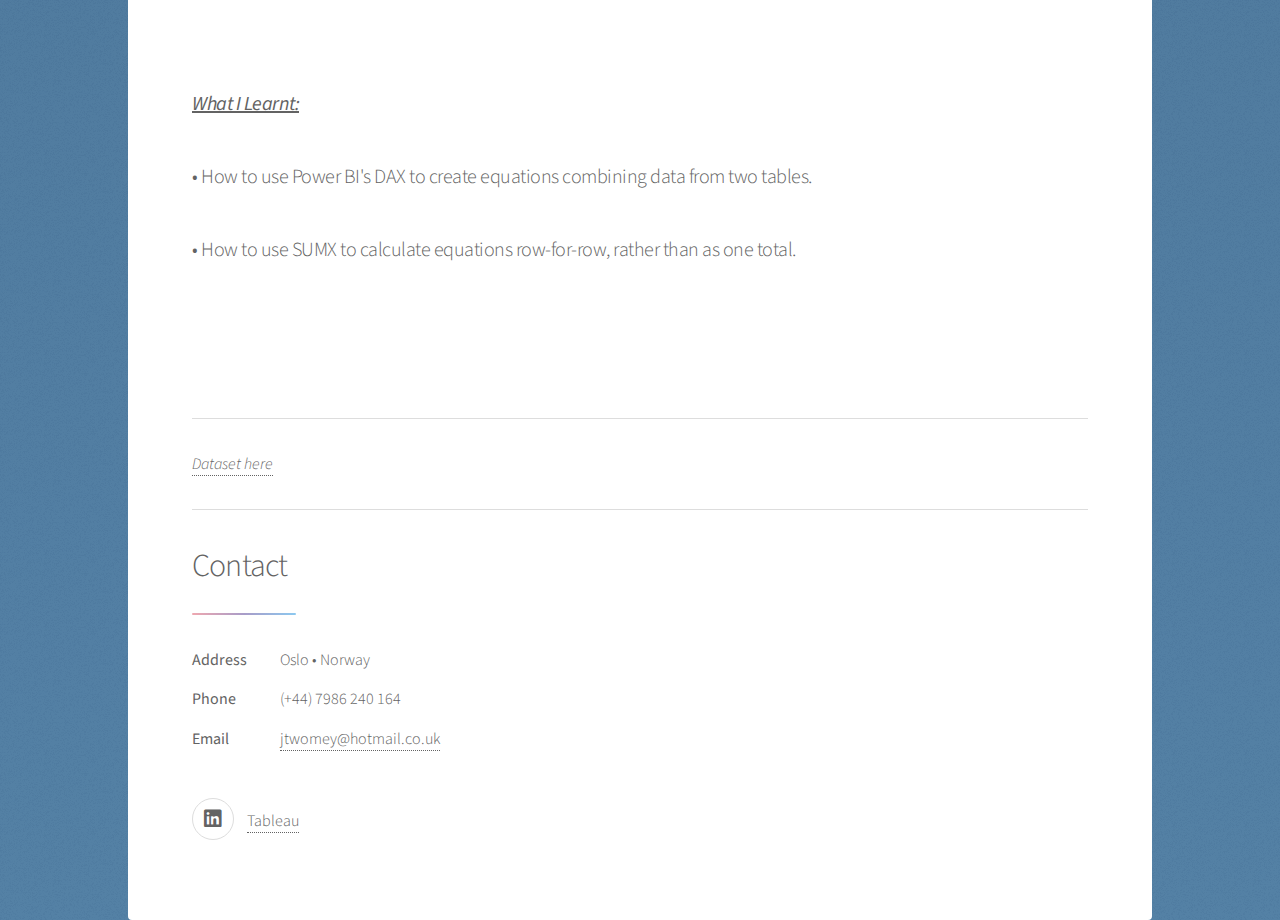
<file: DAX Project.html>
<!DOCTYPE HTML>
<!--
	Stellar by HTML5 UP
	html5up.net | @ajlkn
	Free for personal and commercial use under the CCA 3.0 license (html5up.net/license)
-->
<html>
	<head>
		<li><a href="index.html" class="button">Home</a></li>
		<title>Power BI DAX Project</title>
		<meta charset="utf-8" />
		<meta name="viewport" content="width=device-width, initial-scale=1, user-scalable=no" />
		<link rel="stylesheet" href="assets/css/main.css" />
		<noscript><link rel="stylesheet" href="assets/css/noscript.css" /></noscript>
	</head>
	<body class="is-preload">

		<!-- Wrapper -->
			<div id="wrapper">

				<!-- Header -->
					<header id="header" class="alt">
						<span class="logo"><img src="images/logo.svg" alt="" /></span>
						<h1>Sales Report using DAX</h1>
						<p>Power BI<br />
						<!-- <a href="https://linkedin.com/in/jack-twomey" target="_blank" >@JackTwomey</a> -->
					</header>


				<!-- Main -->
					<div id="main">


						<!-- First Section -->
							<section id="first" class="main">
								<header class="major">
									<head>
										<style>
											* {
												padding: 0;
												margin: 0;
											}
											.fit { /* set relative picture size */
												max-width: 100%;
												max-height: 100%;
											}
											.center {
												display: block;
												margin: auto;
											}
										</style>
									</head>
									<body>
									
									<!-- <img class="center fit" src="images/DAX/Dashboard.png" > -->
									<h2>Oslo FC <i class="fas fa-futbol"></i></h2><br>
									<u><p><b>P r o j e c t </b></u> 
										<div><p><b>For this project I will be using Power BI's DAX language to create a sales report
										for a fictional football team, "Oslo FC".</b>  I will be displaying merchandise sales data from four 
										sports stores that stock Oslo FC merchandise.</div></p>
										<div><p>The dataset contains two tables. The first table contains each item of Oslo FC merchandise 
										with its price and production cost:</div></p>
										<head>
											<style>
												* {
													padding: 0;
													margin: 0;
												}
												.fit { /* set relative picture size */
													max-width: 100%;
													max-height: 100%;
												}
												.center {
													display: block;
													margin: auto;
												}
											</style>
										</head>
										<body>
										
										<img class="center fit" src="images/DAX/Store_Items.png" >  
										<br /> 
										<br /> 
										<br /> 
										<br /> 
										<br /> 
										<br /> 
										<br /> 
										<br /> 
										<div><p>The second table contains sales data of what merchandise each store has sold. A subset of the table is here:</div></p>
											<head>
												<style>
													* {
														padding: 0;
														margin: 0;
													}
													.fit { /* set relative picture size */
														max-width: 100%;
														max-height: 100%;
													}
													.center {
														display: block;
														margin: auto;
													}
												</style>
											</head>
											<body>
											
											<img class="center fit" src="images/DAX/Customer_Sales.png" >  
										<br /> 
										<br /> 
										<br /> 
										<br /> 
										<br /> 
										<br /> 
										<br /> 
										<br /> 
										<div><p><u><b>U s i n g &nbsp;&nbsp;  D a x</b></u>
										<div><p>I will start by uploading the dataset to Power BI. It has automatically recognised that there is 
										a relationship between the two tables, and they have been joined together using the mutual <em>Product ID</em> 
										&nbsp;column found in both tables.
										</div></p>
											<head>
												<style>
													* {
														padding: 0;
														margin: 0;
													}
													.fit { /* set relative picture size */
														max-width: 100%;
														max-height: 100%;
													}
													.center {
														display: block;
														margin: auto;
													}
												</style>
											</head>
											<body>
											
											<img class="center fit" src="images/DAX/Join_Product_ID.png" ></p><br> 
											<br> 
											<br>  
											<br> 
											<br>  
											<br> 
											<br>  
											<br> 
										<div><p>I started by creating a <em>Count of Sales </em> &nbsp;column to show how many 
										individual merchandise orders each store is making using the <em>COUNT</em> &nbsp;function. I was then able to create 
										the table and bar chart below.</div></p>
										<head>
											<style>
												* {
													padding: 0;
													margin: 0;
												}
												.fit { /* set relative picture size */
													max-width: 100%;
													max-height: 100%;
												}
												.center {
													display: block;
													margin: auto;
												}
											</style>
										</head>
										<body>
										
										<img class="center fit" src="images/DAX/1_combined.jpg" > 
										<br> 
										<br> 
										<br> 
										<br> 
										<br> 
										<br> 
										<br> 
										<br> 
										<div><p>I then used the formula below to create a <em>Products Sold</em> &nbsp;column. This was done by totaling 
											the <em>Units Sold</em> &nbsp;using the <em>SUM</em> &nbsp;function. This combined the Product Name from the 
											Football Store table, and the Products Sold from the Football Sales table using the joint product ID.</div></p>
											<head>
												<style>
													* {
														padding: 0;
														margin: 0;
													}
													.fit { /* set relative picture size */
														max-width: 100%;
														max-height: 100%;
													}
													.center {
														display: block;
														margin: auto;
													}
												</style>
											</head>
											<body>
											
											<img class="center fit" src="images/DAX/2_combined.jpg" > 
											<br> 
											<br> 
											<br> 
											<br> 
											<br> 
											<br> 
											<br> 
											<br>   
											<div><p>I then wanted to create a <em>Profit Column</em> &nbsp;for each merchandise item. I first tried a simple 
											equation of Price minus Product cost, multiplied by Units Sold. This was the <b>wrong</b> equation as it produced 
											the same result for each row. This was because the equation was multiplied by the sum off all Units Sold, rather 
											than multiplied by the Units Sold for each individual product.</div></p>
												<head>
													<style>
														* {
															padding: 0;
															margin: 0;
														}
														.fit { /* set relative picture size */
															max-width: 100%;
															max-height: 100%;
														}
														.center {
															display: block;
															margin: auto;
														}
													</style>
												</head>
												<body>
												
												<img class="center fit" src="images/DAX/4_combined.jpg" > 
												<br> 
												<br> 
												<br> 
												<br> 
												<br> 
												<br>  
												<br> 
												<br>  
												<div><p>This <em>Profit Column</em> &nbsp;was corrected by using <em>SUMX</em> &nbsp;to run this equation on each 
												individual row, rather than as one total price. We also use <em>RELATEDTABLE</em> &nbsp;to access all the data 
												from the Football Sales Table to be able to create this Profit Column in the Football Store Table.</div></p>
													<head>
														<style>
															* {
																padding: 0;
																margin: 0;
															}
															.fit { /* set relative picture size */
																max-width: 100%;
																max-height: 100%;
															}
															.center {
																display: block;
																margin: auto;
															}
														</style>
													</head>
													<body>
													
													<img class="center fit" src="images/DAX/5_combined.jpg" > 
													<br> 
													<br> 
													<br> 
													<br> 
													<br> 
													<br>  
													<br> 
													<br>  
													<div><p>Using <em>SUMX</em> &nbsp;again, I was also able to create the table and bar chart below for <em>Profit by 
													Customer</em>.</div></p>
														<head>
															<style>
																* {
																	padding: 0;
																	margin: 0;
																}
																.fit { /* set relative picture size */
																	max-width: 100%;
																	max-height: 100%;
																}
																.center {
																	display: block;
																	margin: auto;
																}
															</style>
														</head>
														<body>
														
														<img class="center fit" src="images/DAX/3_combined.jpg" > 
														<br> 
														<br> 
														<br> 
														<br> 
														<br> 
														<br> 
														<br> 
														<br>  
														<div><p>Next, I wanted to create a <em>Weekday</em> &nbsp;column to be able to visualize sales by day of the week. 
														I used the <em>Weekday</em> function to transform the Date Purchased column in to the number representing the day 
														of the week. 1 = Monday, 2 = Tuesday etc. I was then able to create the table and bar chart below which showed us 
														how Saturday is the busiest day for sales.</div></p>
															<head>
																<style>
																	* {
																		padding: 0;
																		margin: 0;
																	}
																	.fit { /* set relative picture size */
																		max-width: 100%;
																		max-height: 100%;
																	}
																	.center {
																		display: block;
																		margin: auto;
																	}
																</style>
															</head>
															<body>
															
															<img class="center fit" src="images/DAX/6_combined.jpg" > 
															<br> 
															<br> 
															<br> 
															<br>
															<br> 
															<br> 
															<br> 
															<br>   
															<div><p>I then wanted to create a column that designates each sale to either a <em>Big Order</em> &nbsp;or a <em>Small Order</em> 
															&nbsp;based on whether the sale had over/under 30 units sold. For this I used an <em>IF</em> &nbsp;function as seen below.</div></p>
																<head>
																	<style>
																		* {
																			padding: 0;
																			margin: 0;
																		}
																		.fit { /* set relative picture size */
																			max-width: 100%;
																			max-height: 100%;
																		}
																		.center {
																			display: block;
																			margin: auto;
																		}
																	</style>
																</head>
																<body>
																
																<img class="center fit" src="images/DAX/7_combined.jpg" > 
																<br> 
																<br> 
																<br> 
																<br>
																<br> 
																<br> 
																<br> 
																<br>   
																<div><p>Combining all of these tables and bar charts, I was able to create this sales report in Power BI for Oslo FC:</div></p>
																	<head>
																		<style>
																			* {
																				padding: 0;
																				margin: 0;
																			}
																			.fit { /* set relative picture size */
																				max-width: 100%;
																				max-height: 100%;
																			}
																			.center {
																				display: block;
																				margin: auto;
																			}
																		</style>
																	</head>
																	<body>
																	
																	<img class="center fit" src="images/DAX/dashboard.png" ></p><br>
																</br>		
										<br /> 
										<div><p>
										<u><b><em>What I Learnt:</em></b></u>
										<p>&#8226; How to use Power BI's DAX to create equations combining data from two tables.</p>
										<p>&#8226; How to use SUMX to calculate equations row-for-row, rather than as one total.</p>
										</p></div>
								</ul>
							</footer>
				</br>
			</br>
		</br>
		<hr>
		<a href="Oslo FC - DAX Dataset.xlsx" > <em>Dataset here</em></a><br />
	<hr>
				<!-- Footer -->
					<footer id="first">
						<section>
							<h2>Contact</h2>
							<dl class="alt">
								<dt>Address</dt>
								<dd>Oslo &bull; Norway</dd>
								<dt>Phone</dt>
								<dd>(+44) 7986 240 164</dd>
								<!-- <dt>Phone(Work)</dt>
								<dd>(+47) 481 92 482</dd> -->
								<dt>Email</dt>
								<dd><a>jtwomey@hotmail.co.uk</a></dd>
							</dl>
							<ul class="icons">
								<li><a href="https://linkedin.com/in/jack-twomey" target="_blank" class="icon brands fa-linkedin alt"><span class="label">LinkedIn</span></a></li>
								<!--<li><a href="#" class="icon brands fa-github alt"><span class="label">GitHub</span></a></li> -->
								<!--<li><a href="Power BI dashboards.html" target="_blank" class="label">Power BI</span></a></li> -->
								<li><a href="https://public.tableau.com/app/profile/jack.twomey" target="_blank" class="label">Tableau</span></a></li>
							</ul>
						</section>
						

			</div>

		<!-- Scripts -->
			<script src="assets/js/jquery.min.js"></script>
			<script src="assets/js/jquery.scrollex.min.js"></script>
			<script src="assets/js/jquery.scrolly.min.js"></script>
			<script src="assets/js/browser.min.js"></script>
			<script src="assets/js/breakpoints.min.js"></script>
			<script src="assets/js/util.js"></script>
			<script src="assets/js/main.js"></script>

	</body>
</html>
</file>
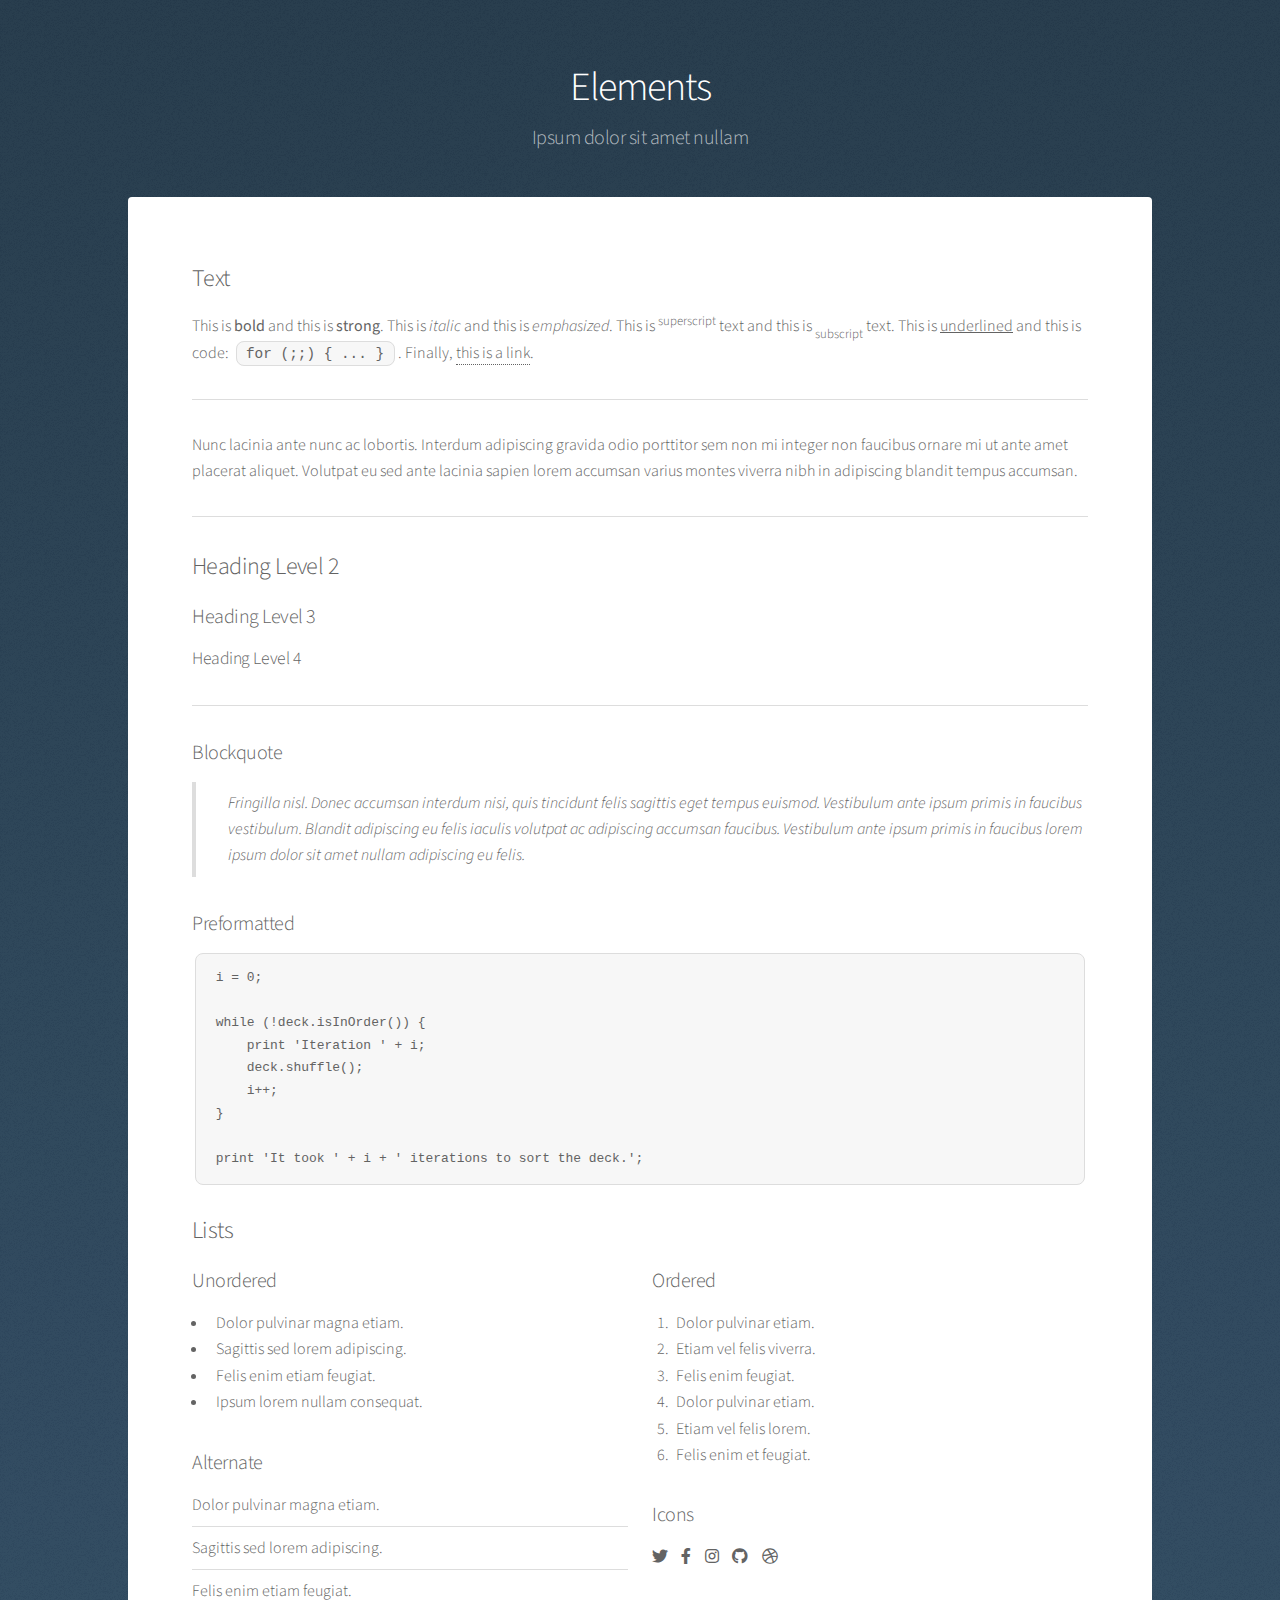
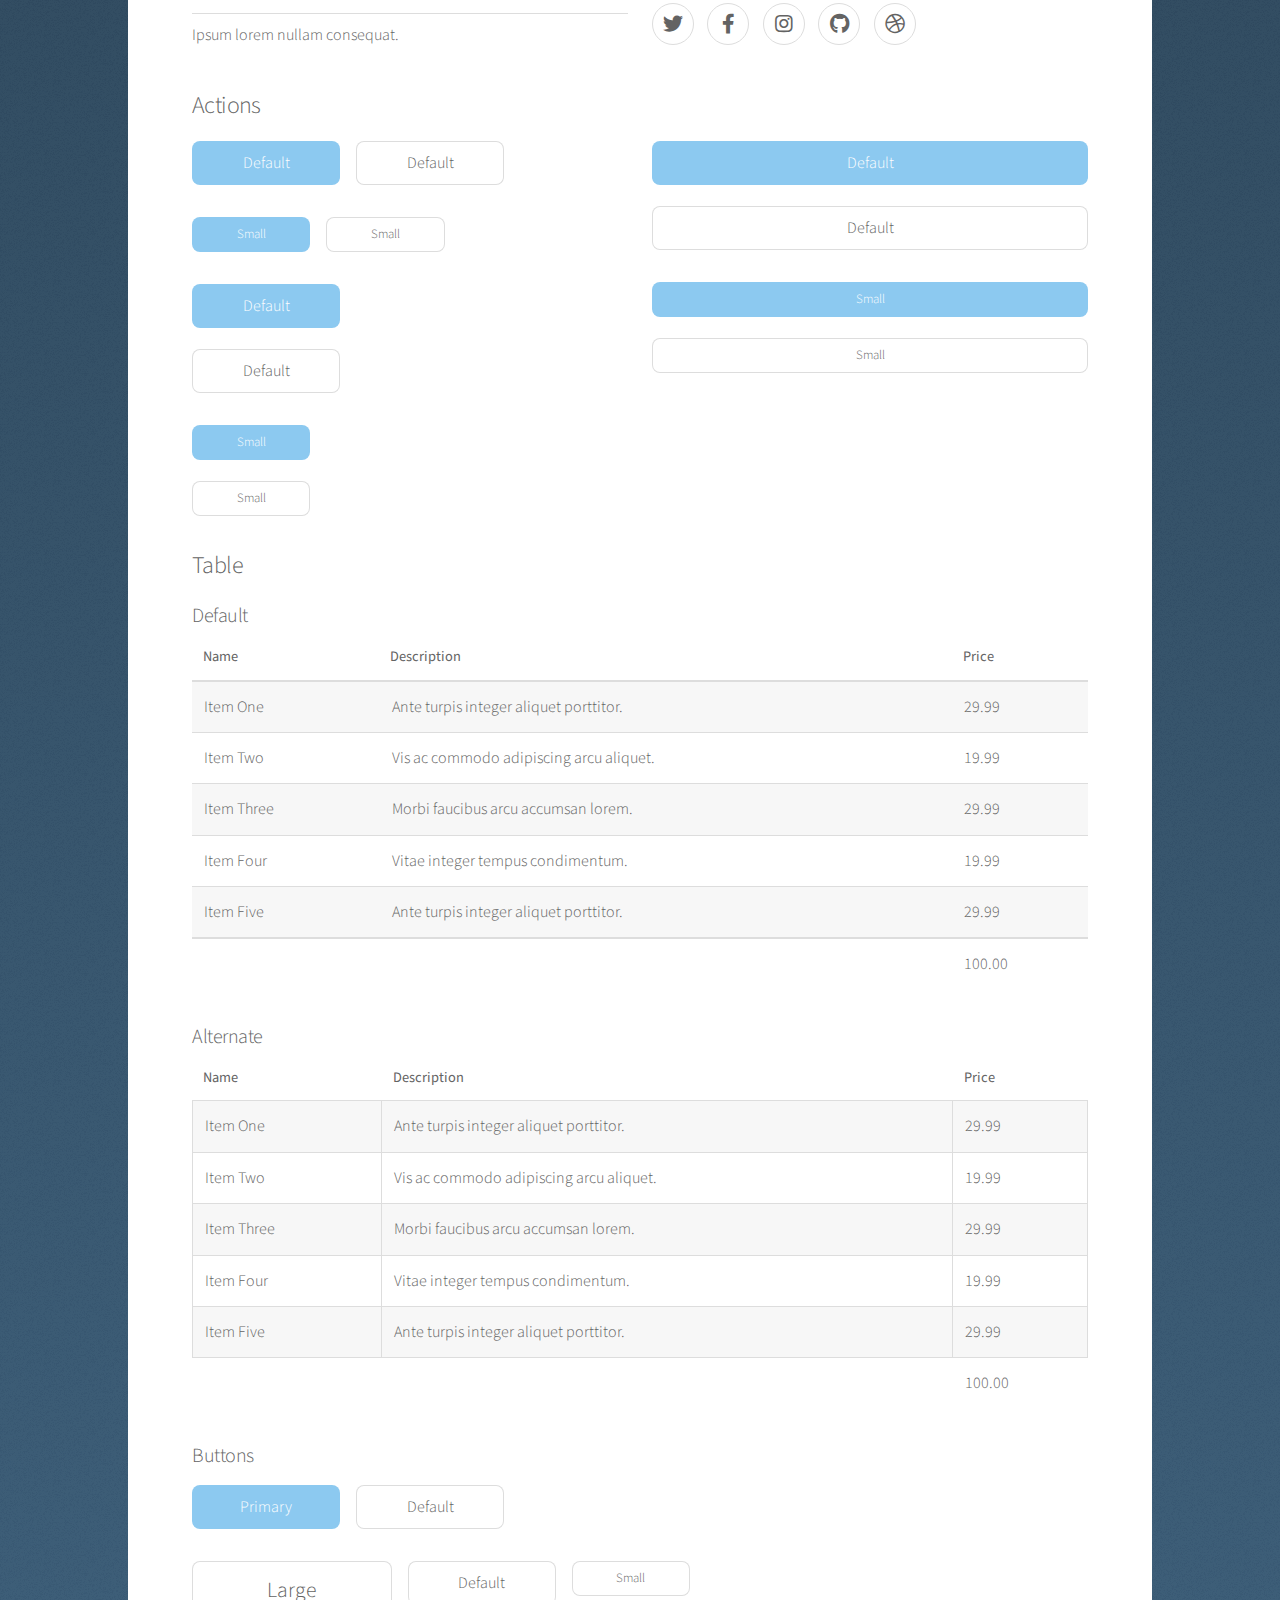
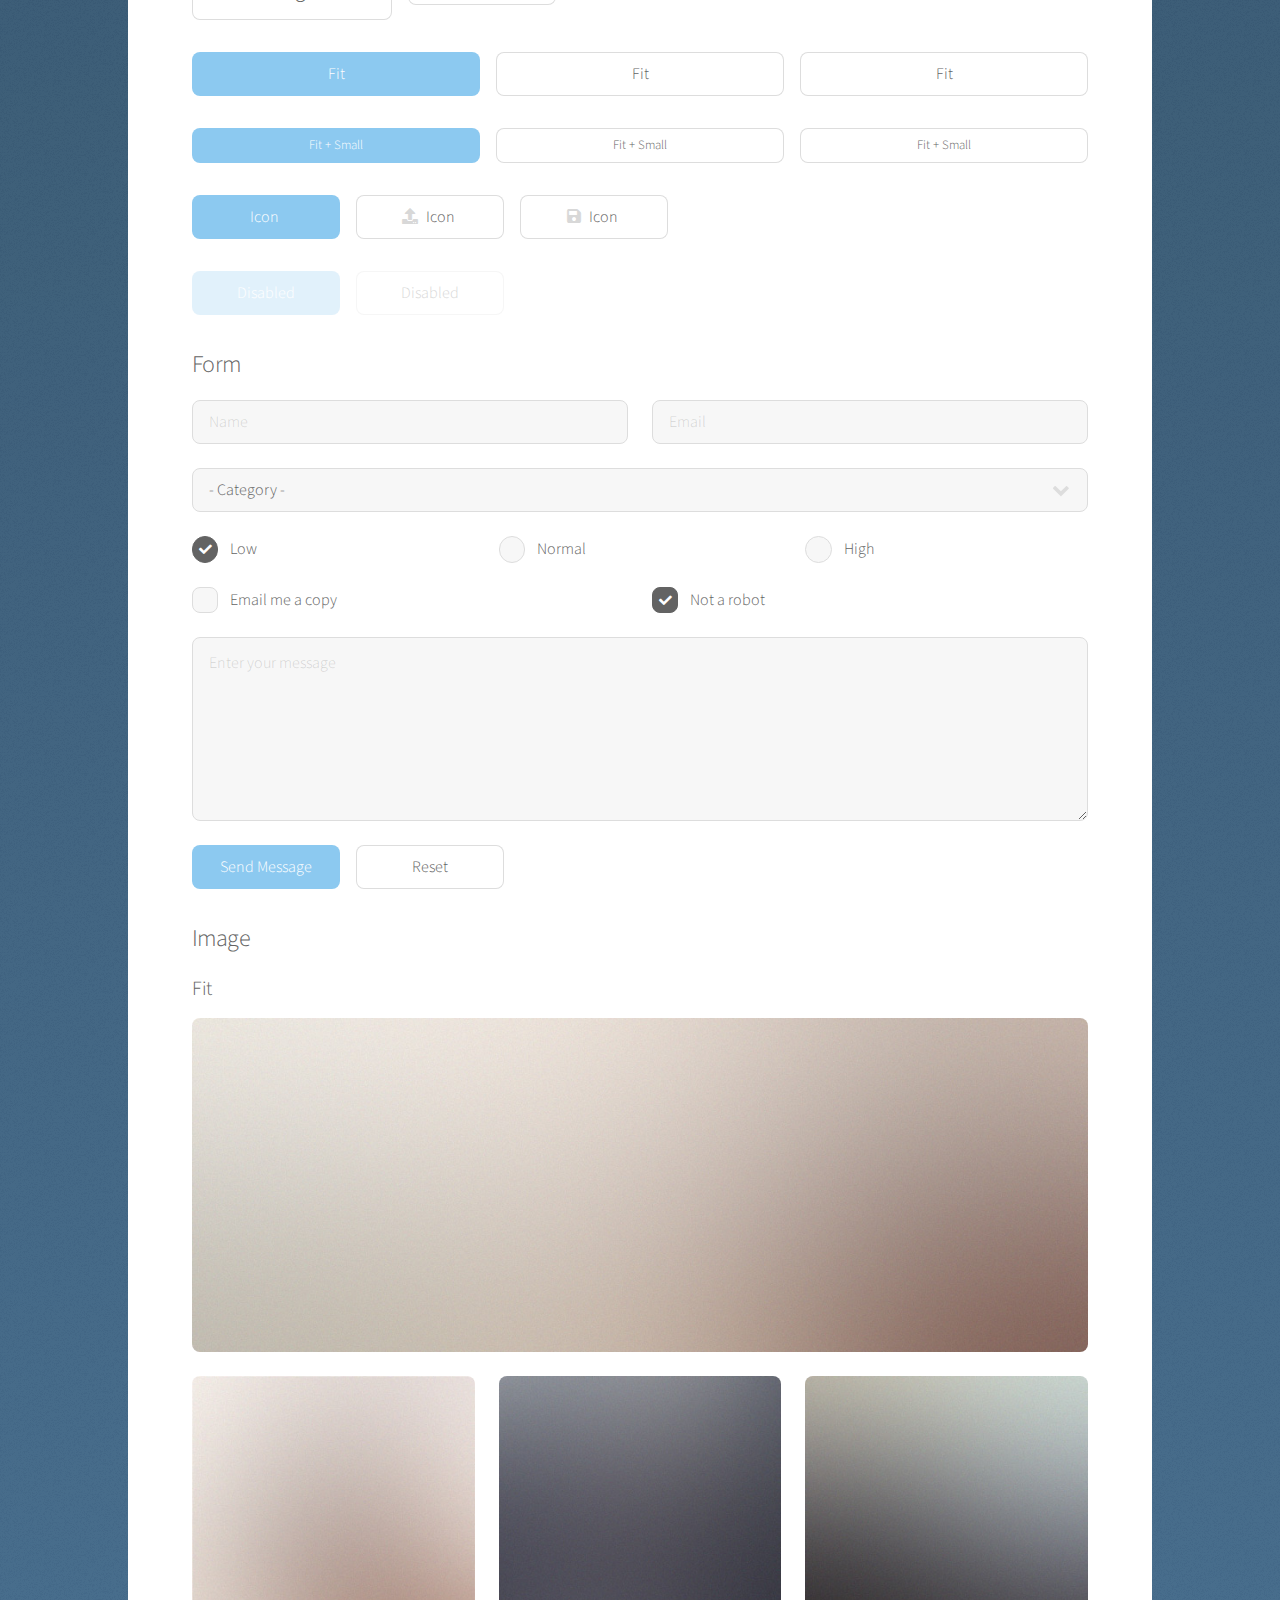
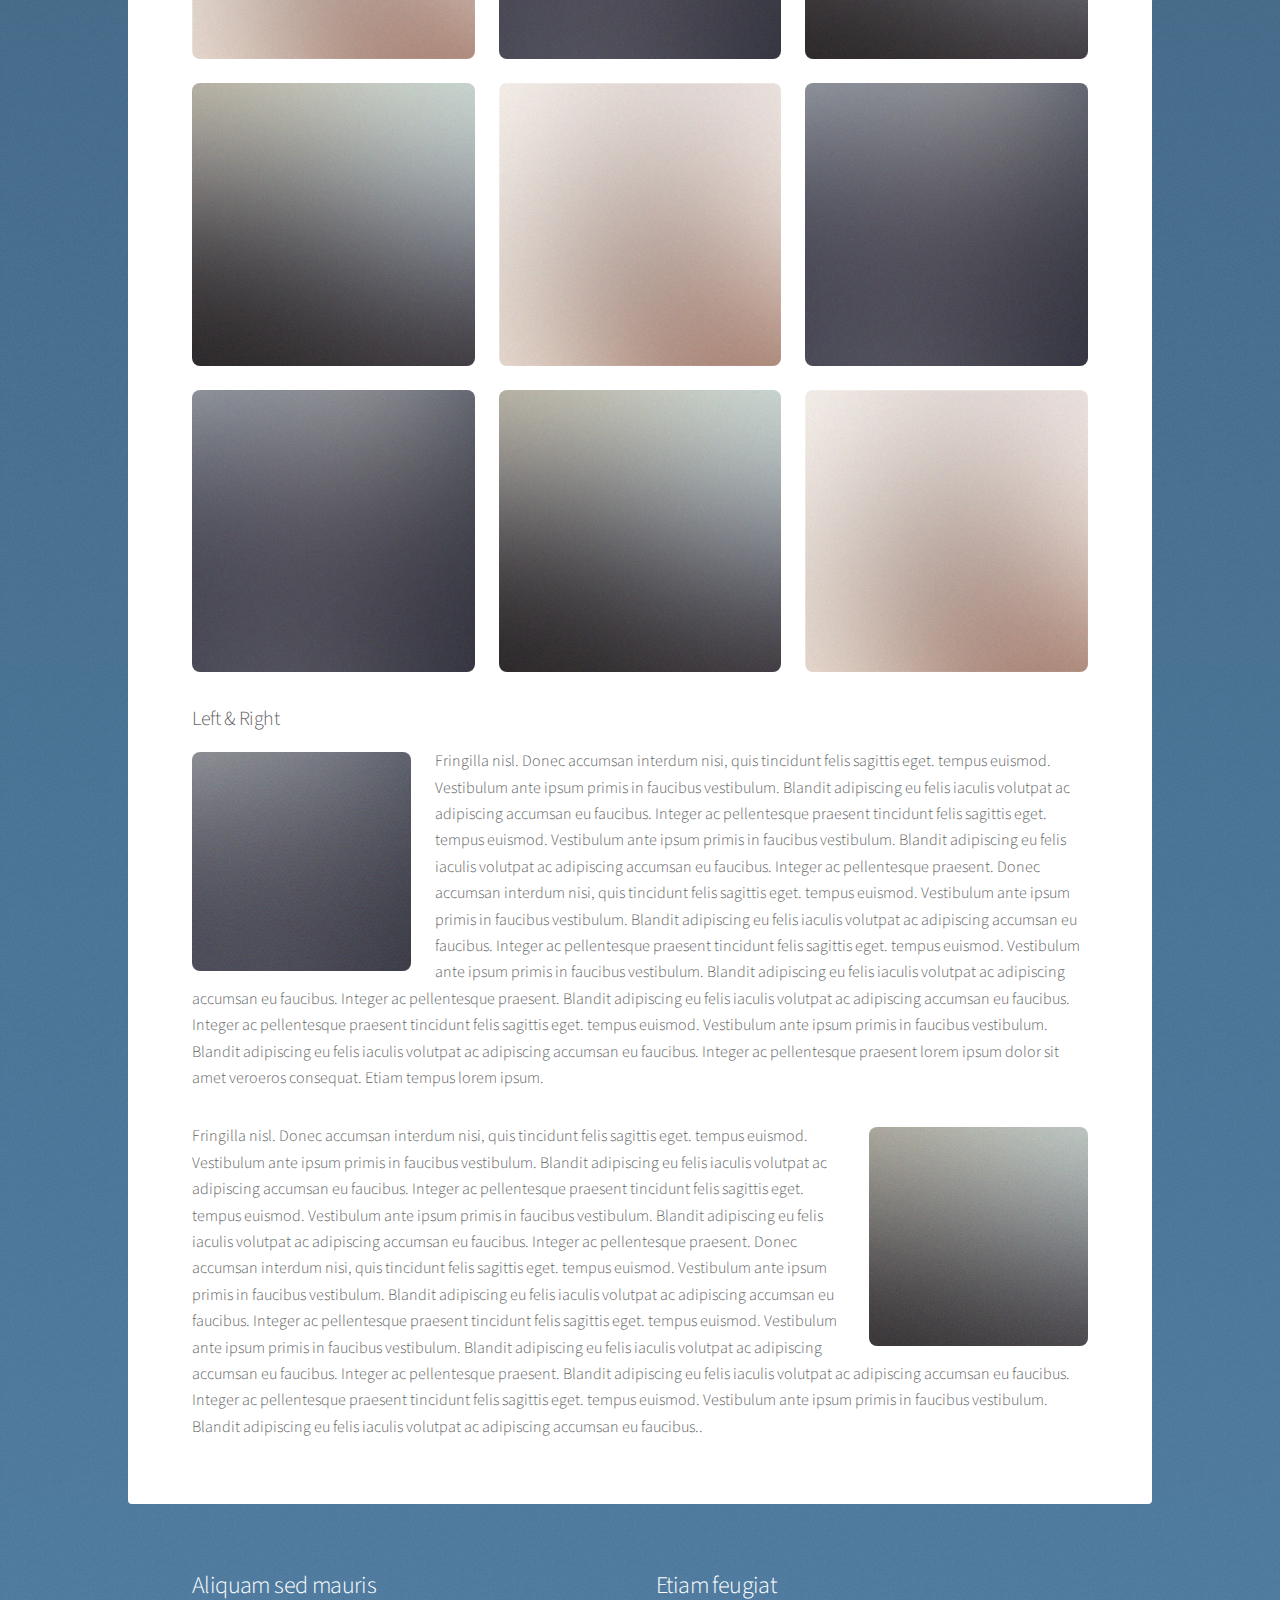
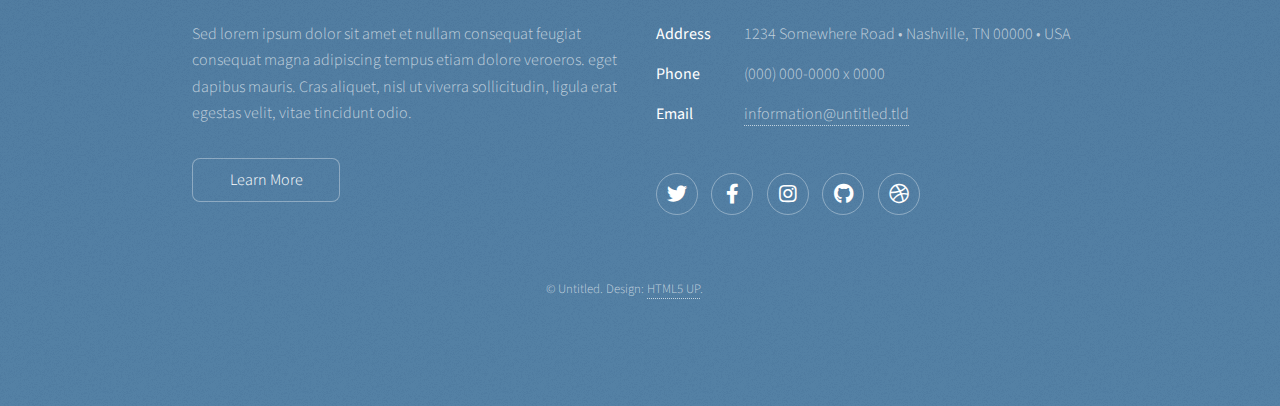
<file: elements.html>
<!DOCTYPE HTML>
<!--
	Stellar by HTML5 UP
	html5up.net | @ajlkn
	Free for personal and commercial use under the CCA 3.0 license (html5up.net/license)
-->
<html>
	<head>
		<title>Elements - Stellar by HTML5 UP</title>
		<meta charset="utf-8" />
		<meta name="viewport" content="width=device-width, initial-scale=1, user-scalable=no" />
		<link rel="stylesheet" href="assets/css/main.css" />
		<noscript><link rel="stylesheet" href="assets/css/noscript.css" /></noscript>
	</head>
	<body class="is-preload">

		<!-- Wrapper -->
			<div id="wrapper">

				<!-- Header -->
					<header id="header">
						<h1>Elements</h1>
						<p>Ipsum dolor sit amet nullam</p>
					</header>

				<!-- Main -->
					<div id="main">

						<!-- Content -->
							<section id="content" class="main">

								<!-- Text -->
									<section>
										<h2>Text</h2>
										<p>This is <b>bold</b> and this is <strong>strong</strong>. This is <i>italic</i> and this is <em>emphasized</em>.
										This is <sup>superscript</sup> text and this is <sub>subscript</sub> text.
										This is <u>underlined</u> and this is code: <code>for (;;) { ... }</code>. Finally, <a href="#">this is a link</a>.</p>
										<hr />
										<p>Nunc lacinia ante nunc ac lobortis. Interdum adipiscing gravida odio porttitor sem non mi integer non faucibus ornare mi ut ante amet placerat aliquet. Volutpat eu sed ante lacinia sapien lorem accumsan varius montes viverra nibh in adipiscing blandit tempus accumsan.</p>
										<hr />
										<h2>Heading Level 2</h2>
										<h3>Heading Level 3</h3>
										<h4>Heading Level 4</h4>
										<hr />
										<h3>Blockquote</h3>
										<blockquote>Fringilla nisl. Donec accumsan interdum nisi, quis tincidunt felis sagittis eget tempus euismod. Vestibulum ante ipsum primis in faucibus vestibulum. Blandit adipiscing eu felis iaculis volutpat ac adipiscing accumsan faucibus. Vestibulum ante ipsum primis in faucibus lorem ipsum dolor sit amet nullam adipiscing eu felis.</blockquote>
										<h3>Preformatted</h3>
										<pre><code>i = 0;

while (!deck.isInOrder()) {
    print 'Iteration ' + i;
    deck.shuffle();
    i++;
}

print 'It took ' + i + ' iterations to sort the deck.';</code></pre>
									</section>

								<!-- Lists -->
									<section>
										<h2>Lists</h2>
										<div class="row">
											<div class="col-6 col-12-medium">
												<h3>Unordered</h3>
												<ul>
													<li>Dolor pulvinar magna etiam.</li>
													<li>Sagittis sed lorem adipiscing.</li>
													<li>Felis enim etiam feugiat.</li>
													<li>Ipsum lorem nullam consequat.</li>
												</ul>
												<h3>Alternate</h3>
												<ul class="alt">
													<li>Dolor pulvinar magna etiam.</li>
													<li>Sagittis sed lorem adipiscing.</li>
													<li>Felis enim etiam feugiat.</li>
													<li>Ipsum lorem nullam consequat.</li>
												</ul>
											</div>
											<div class="col-6 col-12-medium">
												<h3>Ordered</h3>
												<ol>
													<li>Dolor pulvinar etiam.</li>
													<li>Etiam vel felis viverra.</li>
													<li>Felis enim feugiat.</li>
													<li>Dolor pulvinar etiam.</li>
													<li>Etiam vel felis lorem.</li>
													<li>Felis enim et feugiat.</li>
												</ol>
												<h3>Icons</h3>
												<ul class="icons">
													<li><a href="#" class="icon brands fa-twitter"><span class="label">Twitter</span></a></li>
													<li><a href="#" class="icon brands fa-facebook-f"><span class="label">Facebook</span></a></li>
													<li><a href="#" class="icon brands fa-instagram"><span class="label">Instagram</span></a></li>
													<li><a href="#" class="icon brands fa-github"><span class="label">GitHub</span></a></li>
													<li><a href="#" class="icon brands fa-dribbble"><span class="label">Dribbble</span></a></li>
												</ul>
												<ul class="icons">
													<li><a href="#" class="icon brands alt fa-twitter"><span class="label">Twitter</span></a></li>
													<li><a href="#" class="icon brands alt fa-facebook-f"><span class="label">Facebook</span></a></li>
													<li><a href="#" class="icon brands alt fa-instagram"><span class="label">Instagram</span></a></li>
													<li><a href="#" class="icon brands alt fa-github"><span class="label">GitHub</span></a></li>
													<li><a href="#" class="icon brands alt fa-dribbble"><span class="label">Dribbble</span></a></li>
												</ul>
											</div>
										</div>
										<h2>Actions</h2>
										<div class="row">
											<div class="col-6 col-12-medium">
												<ul class="actions">
													<li><a href="#" class="button primary">Default</a></li>
													<li><a href="#" class="button">Default</a></li>
												</ul>
												<ul class="actions small">
													<li><a href="#" class="button primary small">Small</a></li>
													<li><a href="#" class="button small">Small</a></li>
												</ul>
												<ul class="actions stacked">
													<li><a href="#" class="button primary">Default</a></li>
													<li><a href="#" class="button">Default</a></li>
												</ul>
												<ul class="actions stacked">
													<li><a href="#" class="button primary small">Small</a></li>
													<li><a href="#" class="button small">Small</a></li>
												</ul>
											</div>
											<div class="col-6 col-12-medium">
												<ul class="actions stacked">
													<li><a href="#" class="button primary fit">Default</a></li>
													<li><a href="#" class="button fit">Default</a></li>
												</ul>
												<ul class="actions stacked">
													<li><a href="#" class="button primary small fit">Small</a></li>
													<li><a href="#" class="button small fit">Small</a></li>
												</ul>
											</div>
										</div>
									</section>

								<!-- Table -->
									<section>
										<h2>Table</h2>
										<h3>Default</h3>
										<div class="table-wrapper">
											<table>
												<thead>
													<tr>
														<th>Name</th>
														<th>Description</th>
														<th>Price</th>
													</tr>
												</thead>
												<tbody>
													<tr>
														<td>Item One</td>
														<td>Ante turpis integer aliquet porttitor.</td>
														<td>29.99</td>
													</tr>
													<tr>
														<td>Item Two</td>
														<td>Vis ac commodo adipiscing arcu aliquet.</td>
														<td>19.99</td>
													</tr>
													<tr>
														<td>Item Three</td>
														<td> Morbi faucibus arcu accumsan lorem.</td>
														<td>29.99</td>
													</tr>
													<tr>
														<td>Item Four</td>
														<td>Vitae integer tempus condimentum.</td>
														<td>19.99</td>
													</tr>
													<tr>
														<td>Item Five</td>
														<td>Ante turpis integer aliquet porttitor.</td>
														<td>29.99</td>
													</tr>
												</tbody>
												<tfoot>
													<tr>
														<td colspan="2"></td>
														<td>100.00</td>
													</tr>
												</tfoot>
											</table>
										</div>

										<h3>Alternate</h3>
										<div class="table-wrapper">
											<table class="alt">
												<thead>
													<tr>
														<th>Name</th>
														<th>Description</th>
														<th>Price</th>
													</tr>
												</thead>
												<tbody>
													<tr>
														<td>Item One</td>
														<td>Ante turpis integer aliquet porttitor.</td>
														<td>29.99</td>
													</tr>
													<tr>
														<td>Item Two</td>
														<td>Vis ac commodo adipiscing arcu aliquet.</td>
														<td>19.99</td>
													</tr>
													<tr>
														<td>Item Three</td>
														<td> Morbi faucibus arcu accumsan lorem.</td>
														<td>29.99</td>
													</tr>
													<tr>
														<td>Item Four</td>
														<td>Vitae integer tempus condimentum.</td>
														<td>19.99</td>
													</tr>
													<tr>
														<td>Item Five</td>
														<td>Ante turpis integer aliquet porttitor.</td>
														<td>29.99</td>
													</tr>
												</tbody>
												<tfoot>
													<tr>
														<td colspan="2"></td>
														<td>100.00</td>
													</tr>
												</tfoot>
											</table>
										</div>
									</section>

								<!-- Buttons -->
									<section>
										<h3>Buttons</h3>
										<ul class="actions">
											<li><a href="#" class="button primary">Primary</a></li>
											<li><a href="#" class="button">Default</a></li>
										</ul>
										<ul class="actions">
											<li><a href="#" class="button large">Large</a></li>
											<li><a href="#" class="button">Default</a></li>
											<li><a href="#" class="button small">Small</a></li>
										</ul>
										<ul class="actions fit">
											<li><a href="#" class="button primary fit">Fit</a></li>
											<li><a href="#" class="button fit">Fit</a></li>
											<li><a href="#" class="button fit">Fit</a></li>
										</ul>
										<ul class="actions fit small">
											<li><a href="#" class="button primary fit small">Fit + Small</a></li>
											<li><a href="#" class="button fit small">Fit + Small</a></li>
											<li><a href="#" class="button fit small">Fit + Small</a></li>
										</ul>
										<ul class="actions">
											<li><a href="#" class="button primary icon solidfa-download">Icon</a></li>
											<li><a href="#" class="button icon solid fa-upload">Icon</a></li>
											<li><a href="#" class="button icon solid fa-save">Icon</a></li>
										</ul>
										<ul class="actions">
											<li><span class="button primary disabled">Disabled</span></li>
											<li><span class="button disabled">Disabled</span></li>
										</ul>
									</section>

								<!-- Form -->
									<section>
										<h2>Form</h2>
										<form method="post" action="#">
											<div class="row gtr-uniform">
												<div class="col-6 col-12-xsmall">
													<input type="text" name="demo-name" id="demo-name" value="" placeholder="Name" />
												</div>
												<div class="col-6 col-12-xsmall">
													<input type="email" name="demo-email" id="demo-email" value="" placeholder="Email" />
												</div>
												<div class="col-12">
													<select name="demo-category" id="demo-category">
														<option value="">- Category -</option>
														<option value="1">Manufacturing</option>
														<option value="1">Shipping</option>
														<option value="1">Administration</option>
														<option value="1">Human Resources</option>
													</select>
												</div>
												<div class="col-4 col-12-small">
													<input type="radio" id="demo-priority-low" name="demo-priority" checked>
													<label for="demo-priority-low">Low</label>
												</div>
												<div class="col-4 col-12-small">
													<input type="radio" id="demo-priority-normal" name="demo-priority">
													<label for="demo-priority-normal">Normal</label>
												</div>
												<div class="col-4 col-12-small">
													<input type="radio" id="demo-priority-high" name="demo-priority">
													<label for="demo-priority-high">High</label>
												</div>
												<div class="col-6 col-12-small">
													<input type="checkbox" id="demo-copy" name="demo-copy">
													<label for="demo-copy">Email me a copy</label>
												</div>
												<div class="col-6 col-12-small">
													<input type="checkbox" id="demo-human" name="demo-human" checked>
													<label for="demo-human">Not a robot</label>
												</div>
												<div class="col-12">
													<textarea name="demo-message" id="demo-message" placeholder="Enter your message" rows="6"></textarea>
												</div>
												<div class="col-12">
													<ul class="actions">
														<li><input type="submit" value="Send Message" class="primary" /></li>
														<li><input type="reset" value="Reset" /></li>
													</ul>
												</div>
											</div>
										</form>
									</section>

								<!-- Image -->
									<section>
										<h2>Image</h2>
										<h3>Fit</h3>
										<div class="box alt">
											<div class="row gtr-uniform">
												<div class="col-12"><span class="image fit"><img src="images/pic04.jpg" alt="" /></span></div>
												<div class="col-4"><span class="image fit"><img src="images/pic01.jpg" alt="" /></span></div>
												<div class="col-4"><span class="image fit"><img src="images/pic02.jpg" alt="" /></span></div>
												<div class="col-4"><span class="image fit"><img src="images/pic03.jpg" alt="" /></span></div>
												<div class="col-4"><span class="image fit"><img src="images/pic03.jpg" alt="" /></span></div>
												<div class="col-4"><span class="image fit"><img src="images/pic01.jpg" alt="" /></span></div>
												<div class="col-4"><span class="image fit"><img src="images/pic02.jpg" alt="" /></span></div>
												<div class="col-4"><span class="image fit"><img src="images/pic02.jpg" alt="" /></span></div>
												<div class="col-4"><span class="image fit"><img src="images/pic03.jpg" alt="" /></span></div>
												<div class="col-4"><span class="image fit"><img src="images/pic01.jpg" alt="" /></span></div>
											</div>
										</div>
										<h3>Left &amp; Right</h3>
										<p><span class="image left"><img src="images/pic05.jpg" alt="" /></span>Fringilla nisl. Donec accumsan interdum nisi, quis tincidunt felis sagittis eget. tempus euismod. Vestibulum ante ipsum primis in faucibus vestibulum. Blandit adipiscing eu felis iaculis volutpat ac adipiscing accumsan eu faucibus. Integer ac pellentesque praesent tincidunt felis sagittis eget. tempus euismod. Vestibulum ante ipsum primis in faucibus vestibulum. Blandit adipiscing eu felis iaculis volutpat ac adipiscing accumsan eu faucibus. Integer ac pellentesque praesent. Donec accumsan interdum nisi, quis tincidunt felis sagittis eget. tempus euismod. Vestibulum ante ipsum primis in faucibus vestibulum. Blandit adipiscing eu felis iaculis volutpat ac adipiscing accumsan eu faucibus. Integer ac pellentesque praesent tincidunt felis sagittis eget. tempus euismod. Vestibulum ante ipsum primis in faucibus vestibulum. Blandit adipiscing eu felis iaculis volutpat ac adipiscing accumsan eu faucibus. Integer ac pellentesque praesent. Blandit adipiscing eu felis iaculis volutpat ac adipiscing accumsan eu faucibus. Integer ac pellentesque praesent tincidunt felis sagittis eget. tempus euismod. Vestibulum ante ipsum primis in faucibus vestibulum. Blandit adipiscing eu felis iaculis volutpat ac adipiscing accumsan eu faucibus. Integer ac pellentesque praesent lorem ipsum dolor sit amet veroeros consequat. Etiam tempus lorem ipsum.</p>
										<p><span class="image right"><img src="images/pic06.jpg" alt="" /></span>Fringilla nisl. Donec accumsan interdum nisi, quis tincidunt felis sagittis eget. tempus euismod. Vestibulum ante ipsum primis in faucibus vestibulum. Blandit adipiscing eu felis iaculis volutpat ac adipiscing accumsan eu faucibus. Integer ac pellentesque praesent tincidunt felis sagittis eget. tempus euismod. Vestibulum ante ipsum primis in faucibus vestibulum. Blandit adipiscing eu felis iaculis volutpat ac adipiscing accumsan eu faucibus. Integer ac pellentesque praesent. Donec accumsan interdum nisi, quis tincidunt felis sagittis eget. tempus euismod. Vestibulum ante ipsum primis in faucibus vestibulum. Blandit adipiscing eu felis iaculis volutpat ac adipiscing accumsan eu faucibus. Integer ac pellentesque praesent tincidunt felis sagittis eget. tempus euismod. Vestibulum ante ipsum primis in faucibus vestibulum. Blandit adipiscing eu felis iaculis volutpat ac adipiscing accumsan eu faucibus. Integer ac pellentesque praesent. Blandit adipiscing eu felis iaculis volutpat ac adipiscing accumsan eu faucibus. Integer ac pellentesque praesent tincidunt felis sagittis eget. tempus euismod. Vestibulum ante ipsum primis in faucibus vestibulum. Blandit adipiscing eu felis iaculis volutpat ac adipiscing accumsan eu faucibus..</p>
									</section>

							</section>

					</div>

				<!-- Footer -->
					<footer id="footer">
						<section>
							<h2>Aliquam sed mauris</h2>
							<p>Sed lorem ipsum dolor sit amet et nullam consequat feugiat consequat magna adipiscing tempus etiam dolore veroeros. eget dapibus mauris. Cras aliquet, nisl ut viverra sollicitudin, ligula erat egestas velit, vitae tincidunt odio.</p>
							<ul class="actions">
								<li><a href="#" class="button">Learn More</a></li>
							</ul>
						</section>
						<section>
							<h2>Etiam feugiat</h2>
							<dl class="alt">
								<dt>Address</dt>
								<dd>1234 Somewhere Road &bull; Nashville, TN 00000 &bull; USA</dd>
								<dt>Phone</dt>
								<dd>(000) 000-0000 x 0000</dd>
								<dt>Email</dt>
								<dd><a href="#">information@untitled.tld</a></dd>
							</dl>
							<ul class="icons">
								<li><a href="#" class="icon brands fa-twitter alt"><span class="label">Twitter</span></a></li>
								<li><a href="#" class="icon brands fa-facebook-f alt"><span class="label">Facebook</span></a></li>
								<li><a href="#" class="icon brands fa-instagram alt"><span class="label">Instagram</span></a></li>
								<li><a href="#" class="icon brands fa-github alt"><span class="label">GitHub</span></a></li>
								<li><a href="#" class="icon brands fa-dribbble alt"><span class="label">Dribbble</span></a></li>
							</ul>
						</section>
						<p class="copyright">&copy; Untitled. Design: <a href="https://html5up.net">HTML5 UP</a>.</p>
					</footer>

			</div>

		<!-- Scripts -->
			<script src="assets/js/jquery.min.js"></script>
			<script src="assets/js/jquery.scrollex.min.js"></script>
			<script src="assets/js/jquery.scrolly.min.js"></script>
			<script src="assets/js/browser.min.js"></script>
			<script src="assets/js/breakpoints.min.js"></script>
			<script src="assets/js/util.js"></script>
			<script src="assets/js/main.js"></script>

	</body>
</html>
</file>
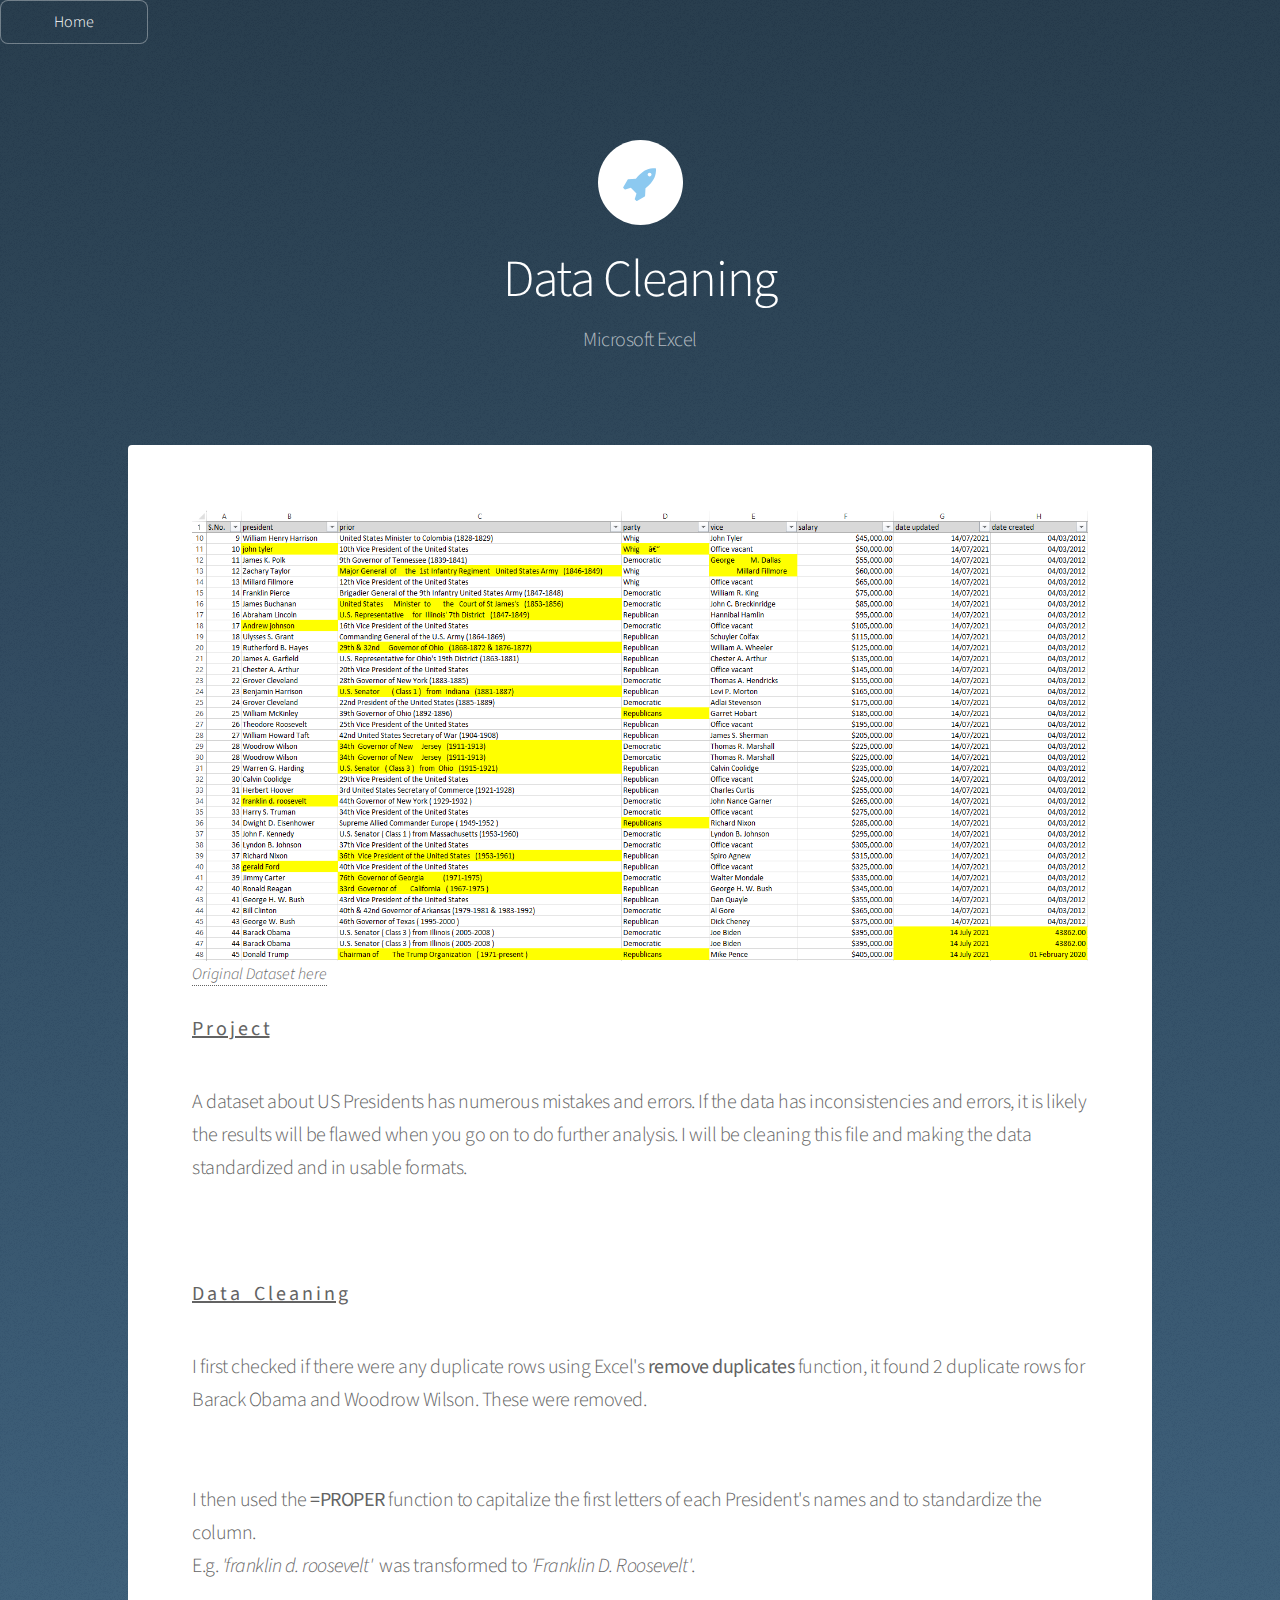
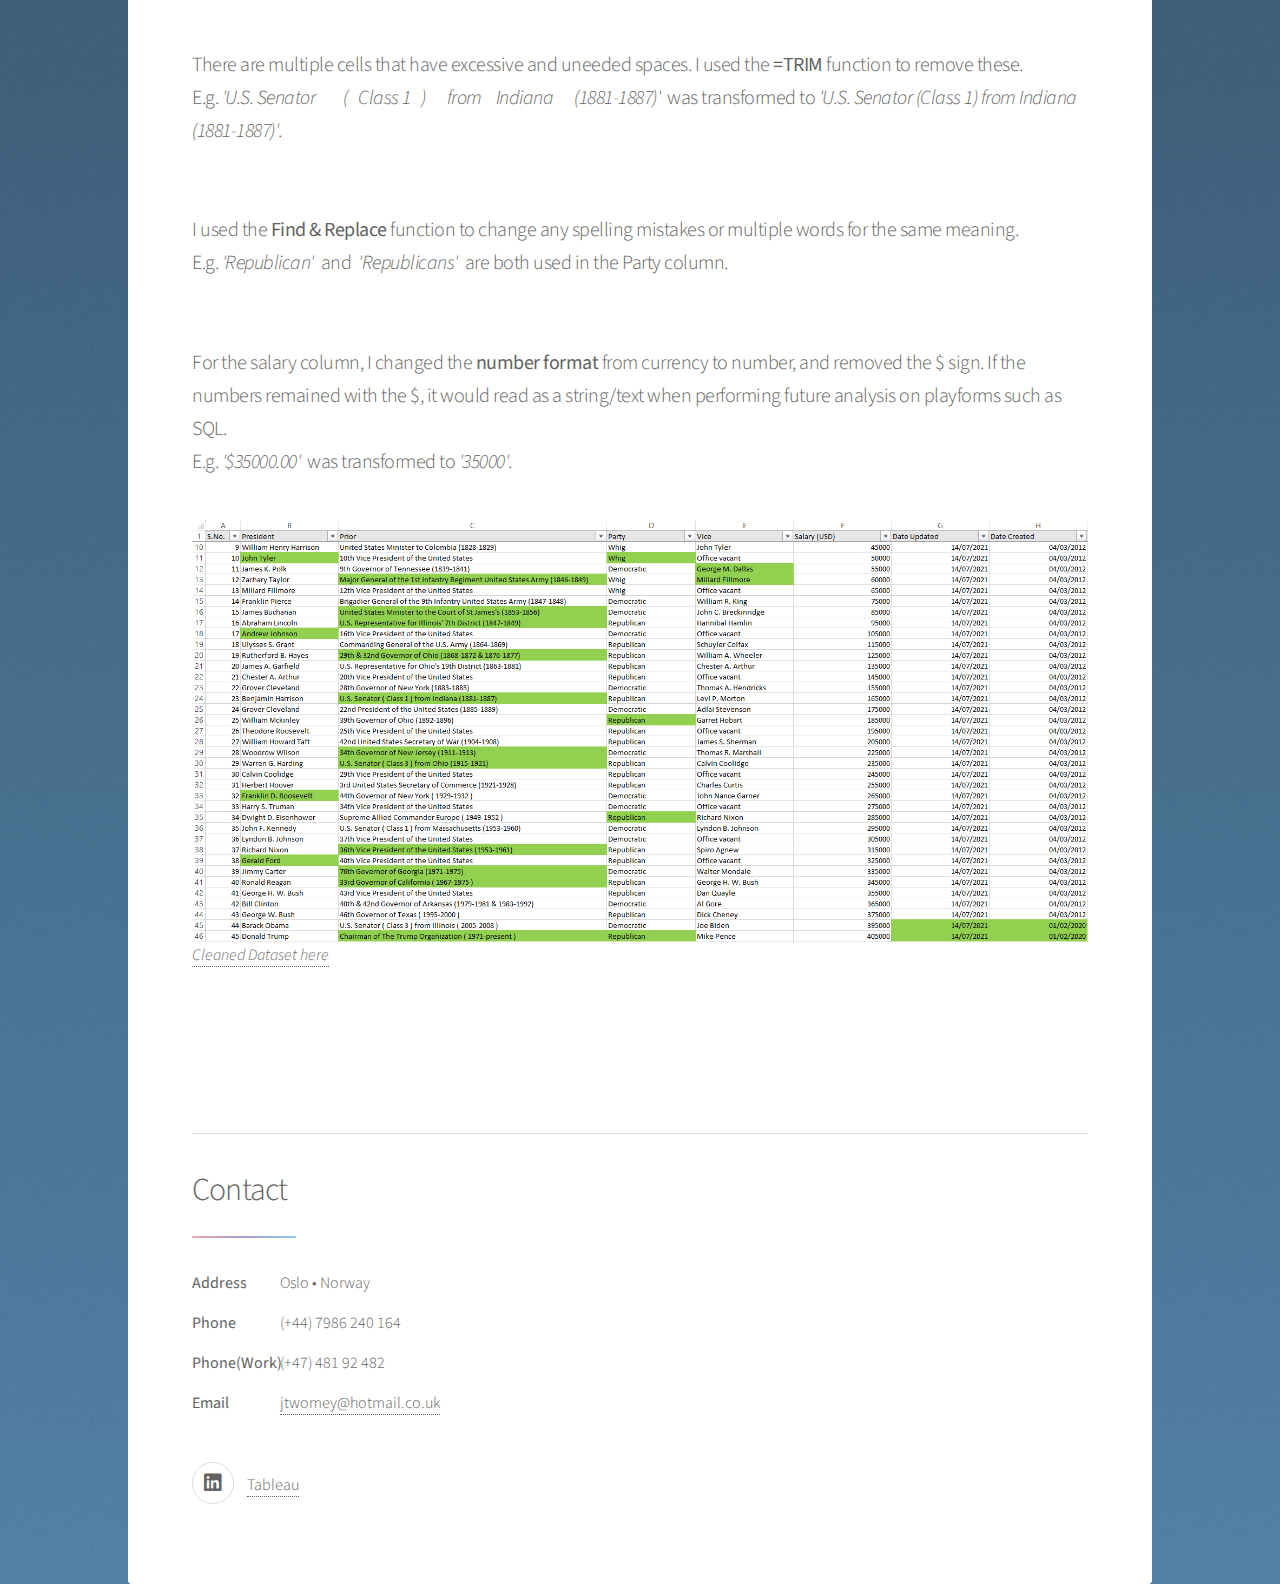
<file: Excel Data Cleaning.html>
<!DOCTYPE HTML>
<!--
	Stellar by HTML5 UP
	html5up.net | @ajlkn
	Free for personal and commercial use under the CCA 3.0 license (html5up.net/license)
-->
<html>
	<head>
		<li><a href="index.html" class="button">Home</a></li>
		<title>Microsoft Excel</title>
		<meta charset="utf-8" />
		<meta name="viewport" content="width=device-width, initial-scale=1, user-scalable=no" />
		<link rel="stylesheet" href="assets/css/main.css" />
		<noscript><link rel="stylesheet" href="assets/css/noscript.css" /></noscript>
	</head>
	<body class="is-preload">

		<!-- Wrapper -->
			<div id="wrapper">

				<!-- Header -->
					<header id="header" class="alt">
						<span class="logo"><img src="images/logo.svg" alt="" /></span>
						<h1>Data Cleaning</h1>
						<p>Microsoft Excel<br />
						<!-- <a href="https://linkedin.com/in/jack-twomey" target="_blank" >@JackTwomey</a> -->
					</header>


				<!-- Main -->
					<div id="main">


						<!-- First Section -->
							<section id="first" class="main">
								<header class="major">
									<!-- <h2>Cleaning data in an Excel file</h2> -->
									<head>
										<style>
											* {
												padding: 0;
												margin: 0;
											}
											.fit { /* set relative picture size */
												max-width: 100%;
												max-height: 100%;
											}
											.center {
												display: block;
												margin: auto;
											}
										</style>
									</head>
									<body>
									
									<img class="center fit" src="images/CleanOriginal.png" >
									<a href="Data Cleaning in Excel Original.xlsx" > <em>Original Dataset here</em></a><br /> 
									<br /> 
									<p><u><b>P r o j e c t</b></u>
										<div><p>A dataset about US Presidents has numerous mistakes and errors. If the data has inconsistencies 
										and errors, it is likely the results will be flawed when you go on to do further analysis. 
										I will be cleaning this file and making the data standardized and in usable formats.</p></div>
										<br /> 
										<br /> 
										<p><u><b>D a t a &nbsp;&nbsp;  C l e a n i n g</b></u>
										<br /> 
										<div><p>I first checked if there were any duplicate rows using Excel's <b>remove duplicates</b> function, 
										it found 2 duplicate rows for Barack Obama and Woodrow Wilson. These were removed.</p></div>
										<br />
										<div><p>I then used the <b>=PROPER</b> function to capitalize the first letters of each President's names and to 
										standardize the column.
										<br />E.g. <em>'franklin d. roosevelt'</em>&nbsp; was transformed to <em>'Franklin D. Roosevelt'</em>.</p></div>
										<br />
										<div><p>There are multiple cells that have excessive and uneeded spaces. I used the <b>=TRIM</b> function to remove 
										these.<br />E.g. <em>'U.S. Senator&nbsp;&nbsp;&nbsp;&nbsp;&nbsp;&nbsp;&nbsp; (&nbsp;&nbsp; Class 1&nbsp;&nbsp; )
										&nbsp;&nbsp;&nbsp;&nbsp;   from &nbsp;&nbsp; Indiana  &nbsp;&nbsp;&nbsp;&nbsp; (1881-1887)'</em>&nbsp; was transformed to 
										<em>'U.S. Senator (Class 1) from Indiana (1881-1887)'</em>.</p></div>
										<br /> 
										<div><p>I used the <b>Find & Replace</b> function to change any spelling mistakes or multiple words for the same meaning.<br />  
										E.g. <em>'Republican'</em> &nbsp;and &nbsp;<em>'Republicans'</em> &nbsp;are both used in the Party column. </p></div> 
										<br /> 
										<div><p>For the salary column, I changed the <b>number format</b> from currency to number, and removed the $ sign. If the numbers 
										remained with the $, it would read as a string/text when performing future analysis on playforms such as SQL. <br /> 
										E.g. <em>'$35000.00'</em> &nbsp;was transformed to <em>'35000'</em>.</p></div>
										<head>
											<style>
												* {
													padding: 0;
													margin: 0;
												}
												.fit { /* set relative picture size */
													max-width: 100%;
													max-height: 100%;
												}
												.center {
													display: block;
													margin: auto;
												}
											</style>
										</head>
										<body>
										
										<img class="center fit" src="images/CleanComplete.png" >
										<a href="Data Cleaning in Excel Complete.xlsx" > <em>Cleaned Dataset here</em></a><br /> 
								</ul>
							</footer>
						</br>
					</br>
				</br>
			</br>
		</br>
	<hr>
				<!-- Footer -->
					<footer id="first">
						<section>
							<h2>Contact</h2>
							<dl class="alt">
								<dt>Address</dt>
								<dd>Oslo &bull; Norway</dd>
								<dt>Phone</dt>
								<dd>(+44) 7986 240 164</dd>
								<dt>Phone(Work)</dt>
								<dd>(+47) 481 92 482</dd>
								<dt>Email</dt>
								<dd><a>jtwomey@hotmail.co.uk</a></dd>
							</dl>
							<ul class="icons">
								<li><a href="https://linkedin.com/in/jack-twomey" target="_blank" class="icon brands fa-linkedin alt"><span class="label">LinkedIn</span></a></li>
								<!--<li><a href="#" class="icon brands fa-github alt"><span class="label">GitHub</span></a></li> -->
								<!--<li><a href="Power BI dashboards.html" target="_blank" class="label">Power BI</span></a></li> -->
								<li><a href="https://public.tableau.com/app/profile/jack.twomey" target="_blank" class="label">Tableau</span></a></li>
							</ul>
						</section>
						

			</div>

		<!-- Scripts -->
			<script src="assets/js/jquery.min.js"></script>
			<script src="assets/js/jquery.scrollex.min.js"></script>
			<script src="assets/js/jquery.scrolly.min.js"></script>
			<script src="assets/js/browser.min.js"></script>
			<script src="assets/js/breakpoints.min.js"></script>
			<script src="assets/js/util.js"></script>
			<script src="assets/js/main.js"></script>

	</body>
</html>
</file>
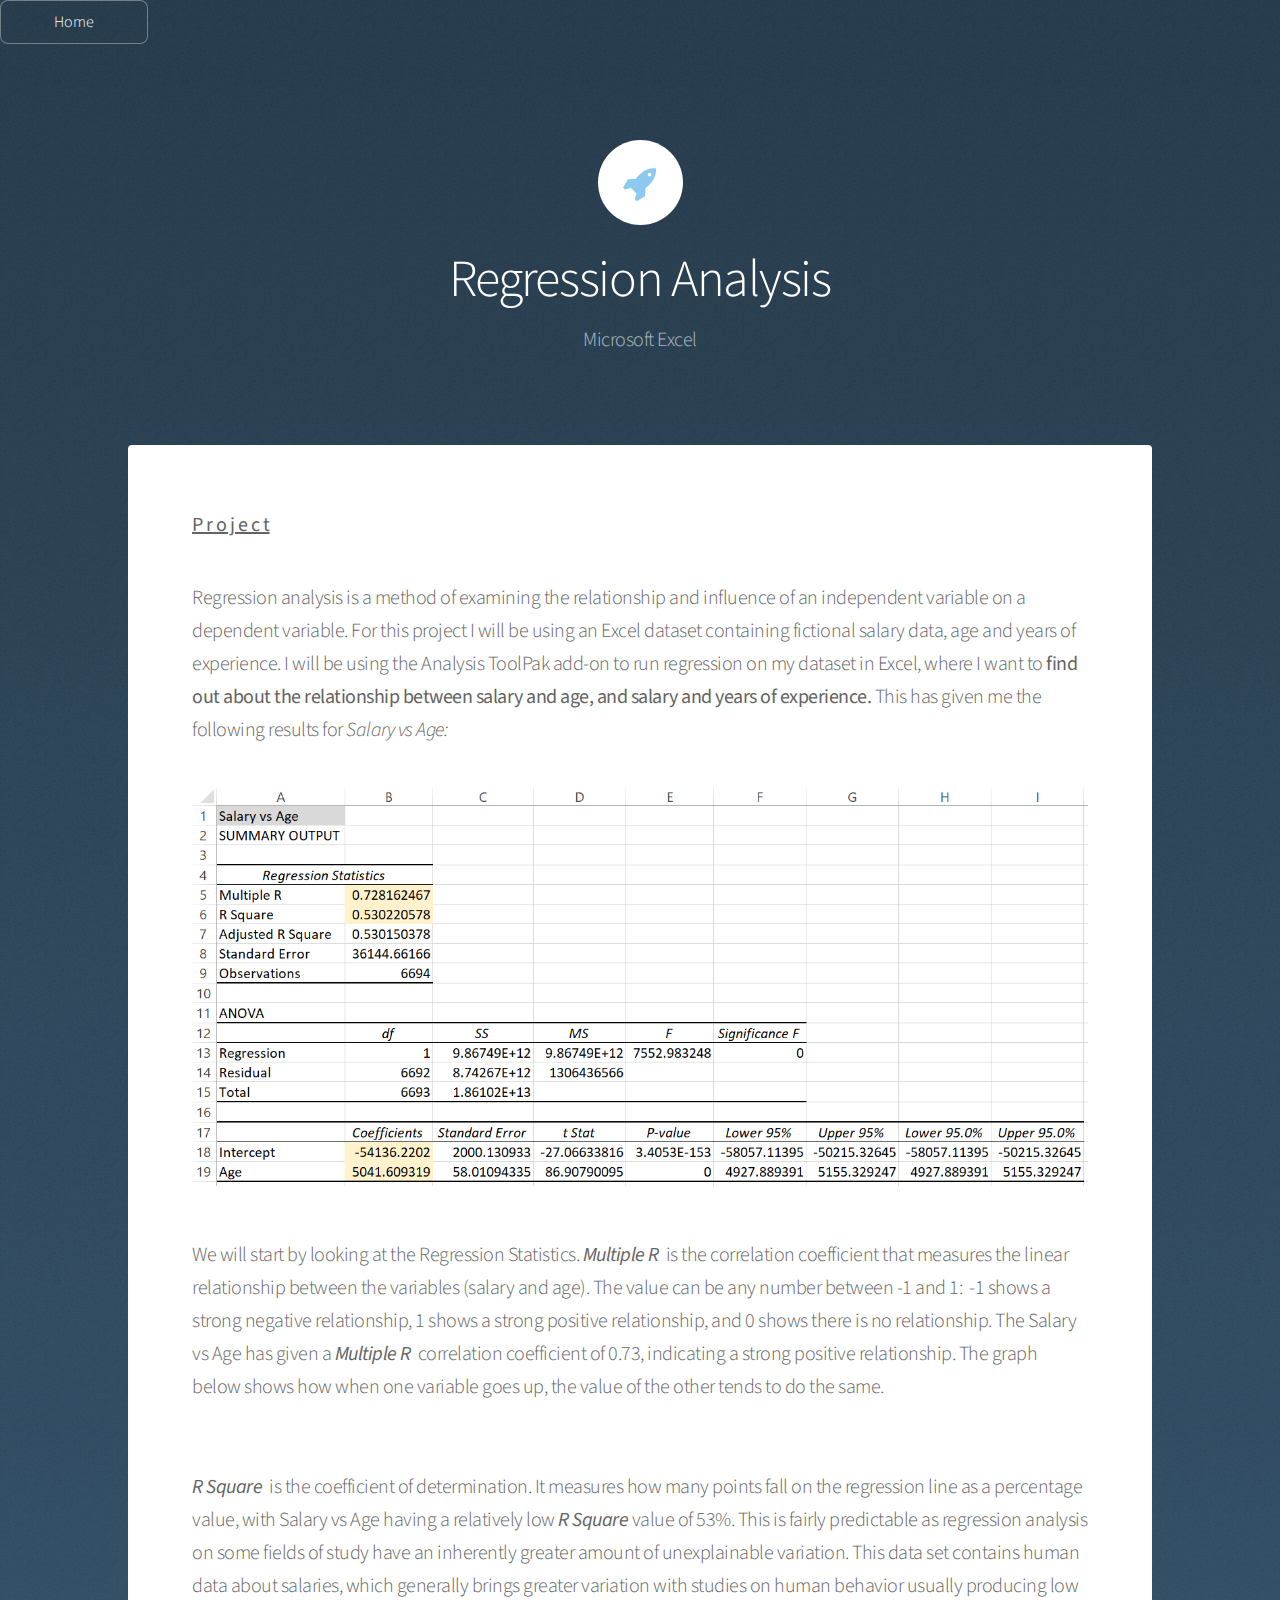
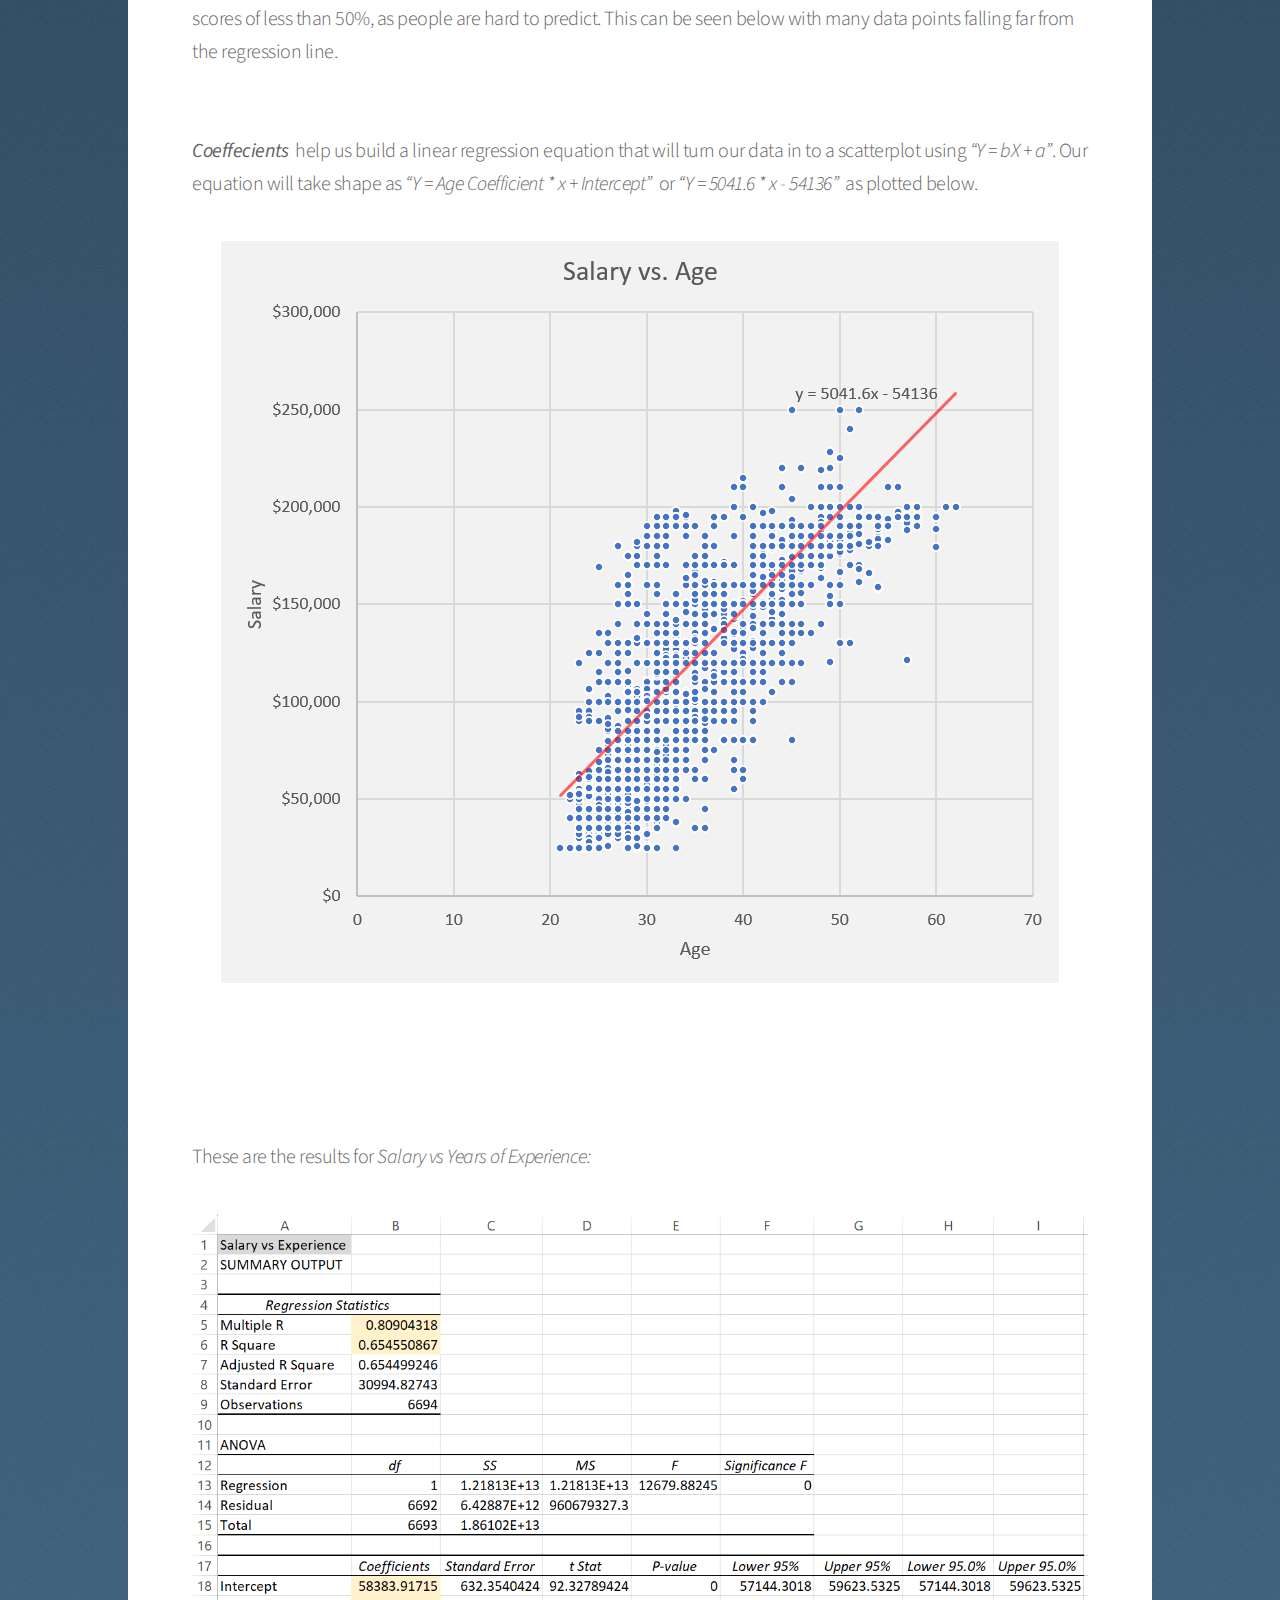
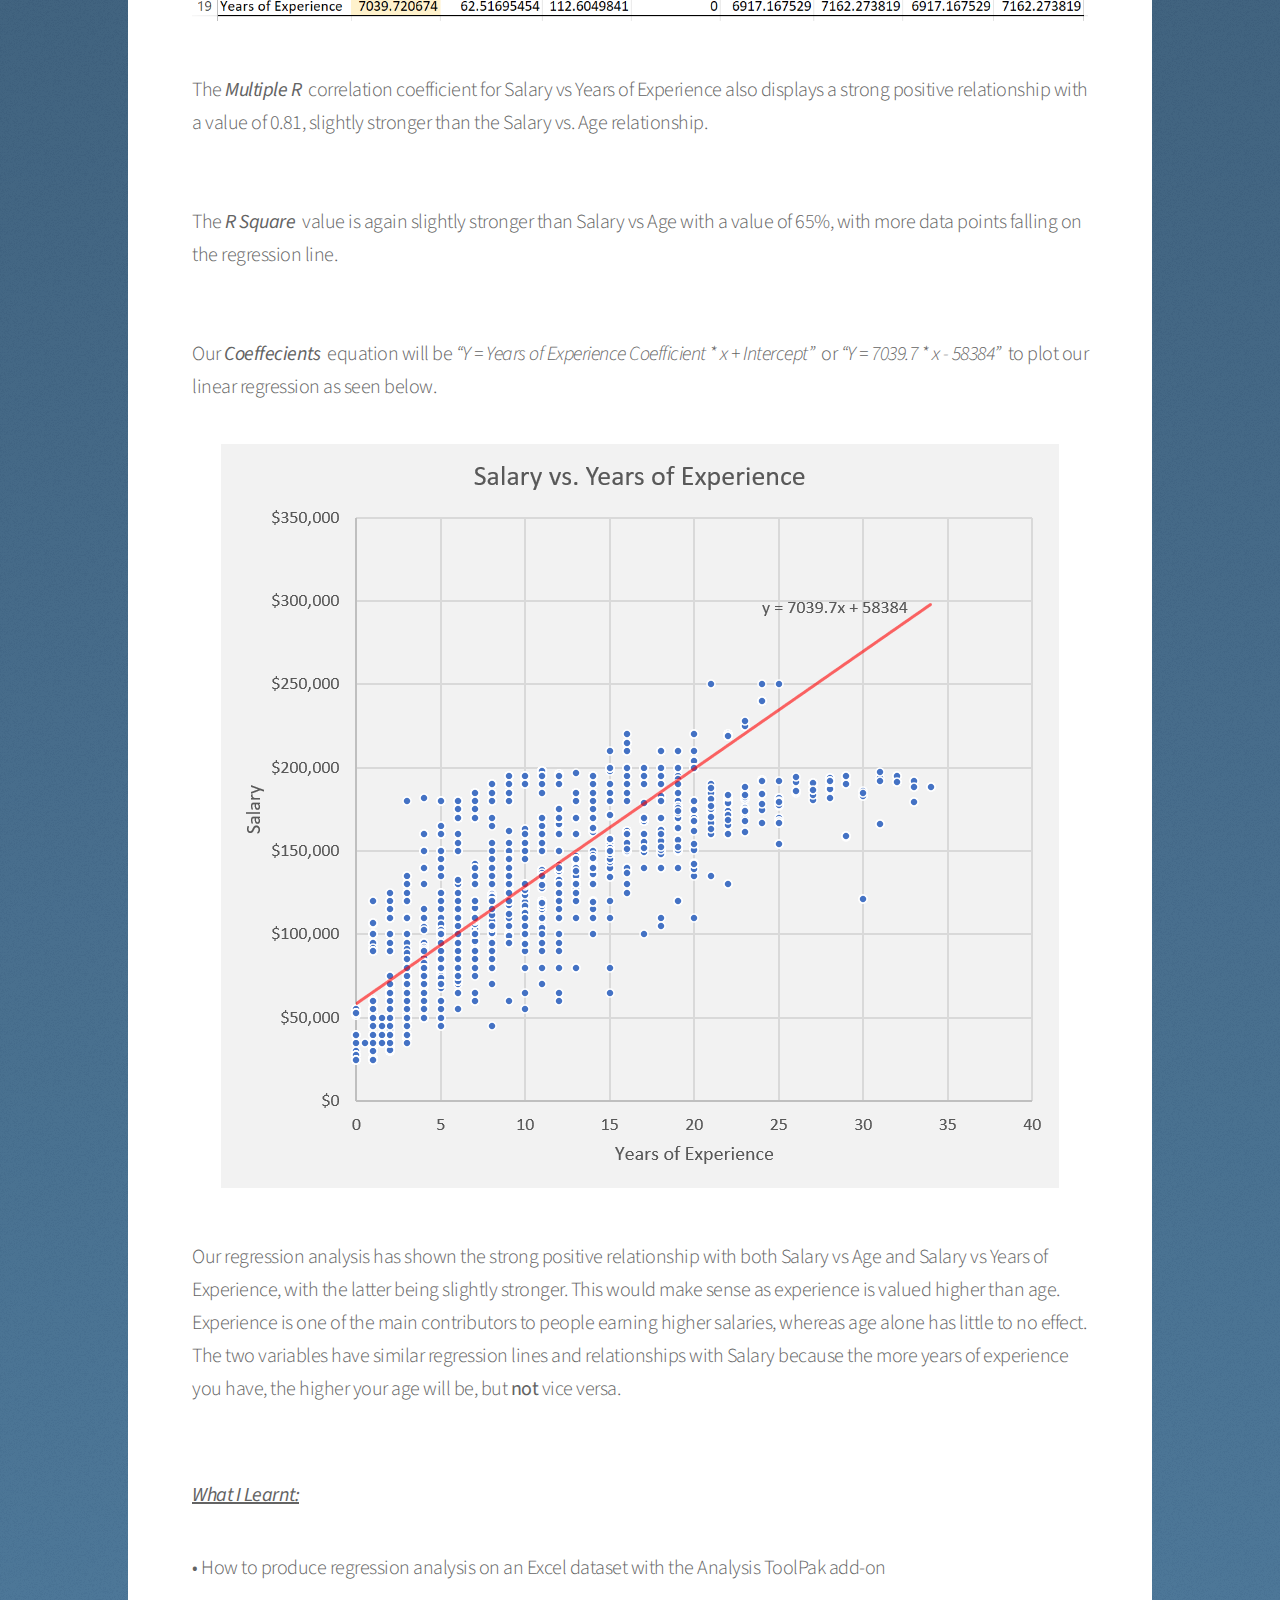
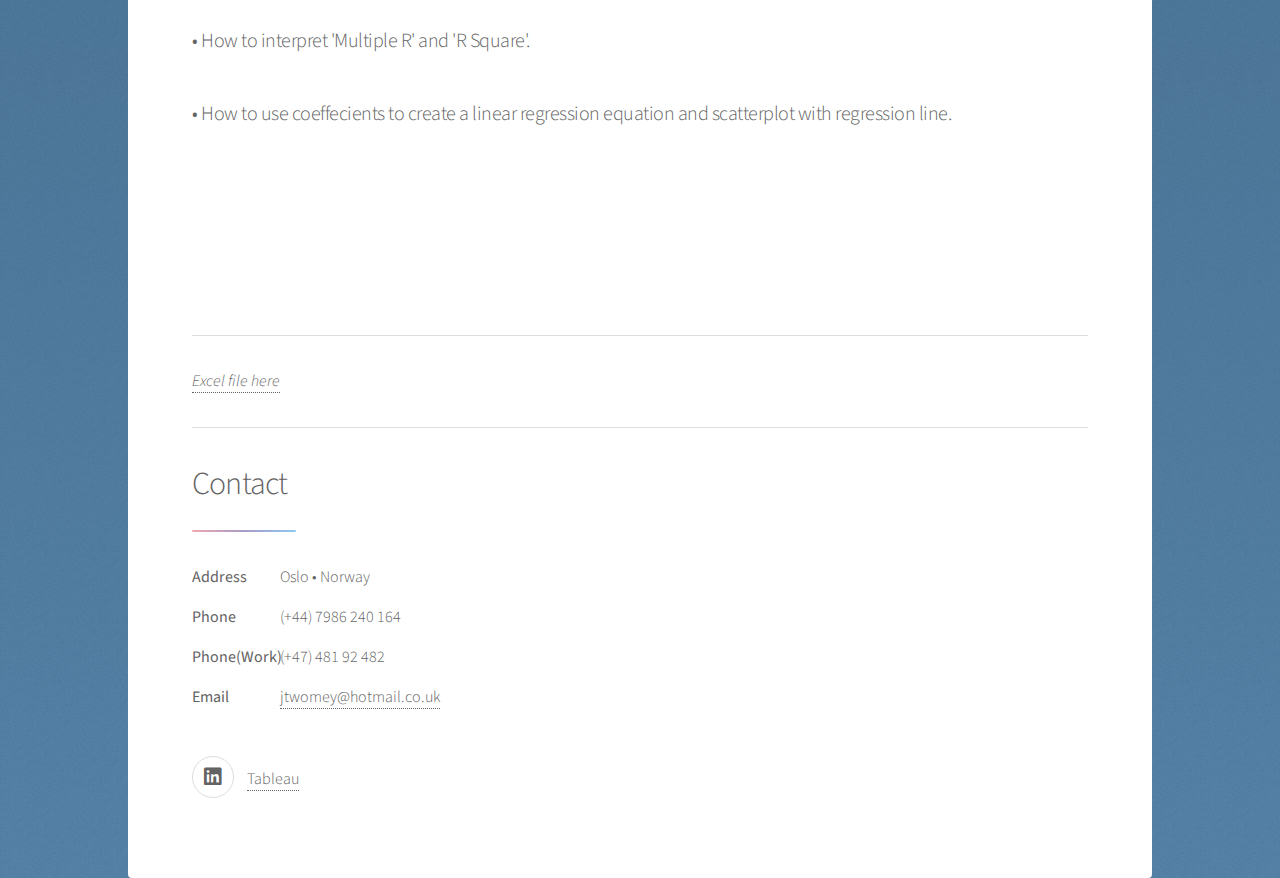
<file: Excel Projects.html>
<!DOCTYPE HTML>
<!--
	Stellar by HTML5 UP
	html5up.net | @ajlkn
	Free for personal and commercial use under the CCA 3.0 license (html5up.net/license)
-->
<html>
	<head>
		<li><a href="index.html" class="button">Home</a></li>
		<title>Microsoft Excel</title>
		<meta charset="utf-8" />
		<meta name="viewport" content="width=device-width, initial-scale=1, user-scalable=no" />
		<link rel="stylesheet" href="assets/css/main.css" />
		<noscript><link rel="stylesheet" href="assets/css/noscript.css" /></noscript>
	</head>
	<body class="is-preload">

		<!-- Wrapper -->
			<div id="wrapper">

				<!-- Header -->
					<header id="header" class="alt">
						<span class="logo"><img src="images/logo.svg" alt="" /></span>
						<h1>Regression Analysis</h1>
						<p>Microsoft Excel<br />
						<!-- <a href="https://linkedin.com/in/jack-twomey" target="_blank" >@JackTwomey</a> -->
					</header>

				<!-- Main -->
					<div id="main">


						<!-- First Section -->
							<section id="first" class="main">
								<header class="major">
									<!-- <h2>Regression Analysis</h2> -->
									<p><u><b>P r o j e c t</b></u>
										<div><p>Regression analysis is a method of examining the relationship and influence of an independent 
										variable on a dependent variable. For this project I will be using an Excel dataset containing fictional 
										salary data, age and years of experience. I will be using the Analysis ToolPak add-on to run 
										regression on my dataset in Excel, where I want to <b>find out about the relationship between salary and age, 
										and salary and years of experience.</b> This has given me the following results for <em>Salary vs Age:</em></p></div>
										<head>
											<style>
												* {
													padding: 0;
													margin: 0;
												}
												.fit { /* set relative picture size */
													max-width: 100%;
													max-height: 100%;
												}
												.center {
													display: block;
													margin: auto;
												}
											</style>
										</head>
										<body>
										
									<img class="center fit" src="images/Excel/salary_vs_age_regression.png" ></br>
									<br>
									<div><p>We will start by looking at the Regression Statistics. <b><em>Multiple R</em></b>&nbsp; is the correlation 
									coefficient that measures the linear relationship between the variables (salary and age). The value can 
									be any number between -1 and 1:&nbsp; -1 shows a strong negative relationship, 1 shows a strong positive 
									relationship, and 0 shows there is no relationship. The Salary vs Age has given a <b><em>Multiple R</em></b>&nbsp; 
									correlation coefficient of 0.73, indicating a strong positive relationship. The graph below shows how when one 
									variable goes up, the value of the other tends to do the same.</p></div>
									<br>
									<div><p><b><em>R Square</em></b>&nbsp; is the coefficient of determination. It measures how many points fall on 
									the regression line as a percentage value, with Salary vs Age having a relatively low <b><em>R Square</em></b> value 
									of 53%. This is fairly predictable as regression analysis on some fields of study have an inherently greater 
									amount of unexplainable variation. This data set contains human data about salaries, which generally brings 
									greater variation with studies on human behavior usually producing low scores of less than 50%, as people 
									are hard to predict. This can be seen below with many data points falling far from the regression line.</p></div>
									<br>
									<div><p><b><em>Coeffecients</em></b>&nbsp; help us build a linear regression equation that will turn our data in 
									to a scatterplot using <em>“Y = bX + a”</em>. Our equation will take shape as <em>“Y = Age Coefficient * x + Intercept”</em> 
									&nbsp;or <em>“Y = 5041.6 * x - 54136”</em> &nbsp;as plotted below.</p></div>
											<head>
												<style>
													* {
														padding: 0;
														margin: 0;
													}
													.fit { /* set relative picture size */
														max-width: 100%;
														max-height: 100%;
													}
													.center {
														display: block;
														margin: auto;
													}
												</style>
											</head>
											<body>
											
											<img class="center fit" src="images/Excel/salary_vs_age_graph.png" ></br>
											<head>
												<style>
													* {
														padding: 0;
														margin: 0;
													}
													.fit { /* set relative picture size */
														max-width: 100%;
														max-height: 100%;
													}
													.center {
														display: block;
														margin: auto;
													}
												</style>
											</head>
											<body>
											</br>
										</br>
									</br>
								</br>
							</br>
											<div><p>These are the results for <em>Salary vs Years of Experience:</em></p></div>
												<head>
													<style>
														* {
															padding: 0;
															margin: 0;
														}
														.fit { /* set relative picture size */
															max-width: 100%;
															max-height: 100%;
														}
														.center {
															display: block;
															margin: auto;
														}
													</style>
												</head>
												<body>
												
												<img class="center fit" src="images/Excel/salary_vs_experience_regression.png" ></br>
												<br>
												<div><p>The <b><em>Multiple R</em></b>&nbsp; correlation coefficient for Salary vs Years of Experience also displays 
													a strong positive relationship with a value of 0.81, slightly stronger than the Salary vs. Age relationship.</p></div>
													<br>
													<div><p>The <b><em>R Square</em></b>&nbsp; value is again slightly stronger than Salary vs Age with a value of 65%, 
													with more data points falling on the regression line.</p></div>
													<br>
													<div><p>Our <b><em>Coeffecients</em></b>&nbsp; equation will be <em>“Y = Years of Experience Coefficient * x + Intercept”</em> 
													&nbsp;or <em>“Y = 7039.7 * x - 58384”</em> &nbsp;to plot our linear regression as seen below.</p></div>
													<head>
														<style>
															* {
																padding: 0;
																margin: 0;
															}
															.fit { /* set relative picture size */
																max-width: 100%;
																max-height: 100%;
															}
															.center {
																display: block;
																margin: auto;
															}
														</style>
													</head>
													<body>
													
													<img class="center fit" src="images/Excel/salary_vs_experience_graph.png" ></br>
												</br>
													<div><p>Our regression analysis has shown the strong positive relationship with both Salary vs Age 
													and Salary vs Years of Experience, with the latter being slightly stronger. This would make sense as experience is 
													valued higher than age. Experience is one of the main contributors to people earning higher salaries, whereas age 
													alone has little to no effect. The two variables have similar regression lines and relationships with Salary because 
													the more years of experience you have, the higher your age will be, but <b>not</b> vice versa.
													<br>
<br>
<div>
<p>
<b><u><em>What I Learnt:</em></b></u>
<p>&#8226; How to produce regression analysis on an Excel dataset with the Analysis ToolPak add-on</p>
<p>&#8226; How to interpret 'Multiple R' and 'R Square'.</p>
<p>&#8226; How to use coeffecients to create a linear regression equation and scatterplot with regression line.</p>
</div>

								</ul>
							</footer>
						</br>
					</br>
				</br>
			</br>
		</br>
		<hr>
		<a href="Regression_Salary_data.xlsx" > <em>Excel file here</em></a>
	<hr>
				<!-- Footer -->
					<footer id="first">
						<section>
							<h2>Contact</h2>
							<dl class="alt">
								<dt>Address</dt>
								<dd>Oslo &bull; Norway</dd>
								<dt>Phone</dt>
								<dd>(+44) 7986 240 164</dd>
								<dt>Phone(Work)</dt>
								<dd>(+47) 481 92 482</dd>
								<dt>Email</dt>
								<dd><a>jtwomey@hotmail.co.uk</a></dd>
							</dl>
							<ul class="icons">
								<li><a href="https://linkedin.com/in/jack-twomey" target="_blank" class="icon brands fa-linkedin alt"><span class="label">LinkedIn</span></a></li>
								<!--<li><a href="#" class="icon brands fa-github alt"><span class="label">GitHub</span></a></li> -->
								<!--<li><a href="Power BI dashboards.html" target="_blank" class="label">Power BI</span></a></li> -->
								<li><a href="https://public.tableau.com/app/profile/jack.twomey" target="_blank" class="label">Tableau</span></a></li>
							</ul>
						</section>
						

			</div>

		<!-- Scripts -->
			<script src="assets/js/jquery.min.js"></script>
			<script src="assets/js/jquery.scrollex.min.js"></script>
			<script src="assets/js/jquery.scrolly.min.js"></script>
			<script src="assets/js/browser.min.js"></script>
			<script src="assets/js/breakpoints.min.js"></script>
			<script src="assets/js/util.js"></script>
			<script src="assets/js/main.js"></script>

	</body>
</html>
</file>
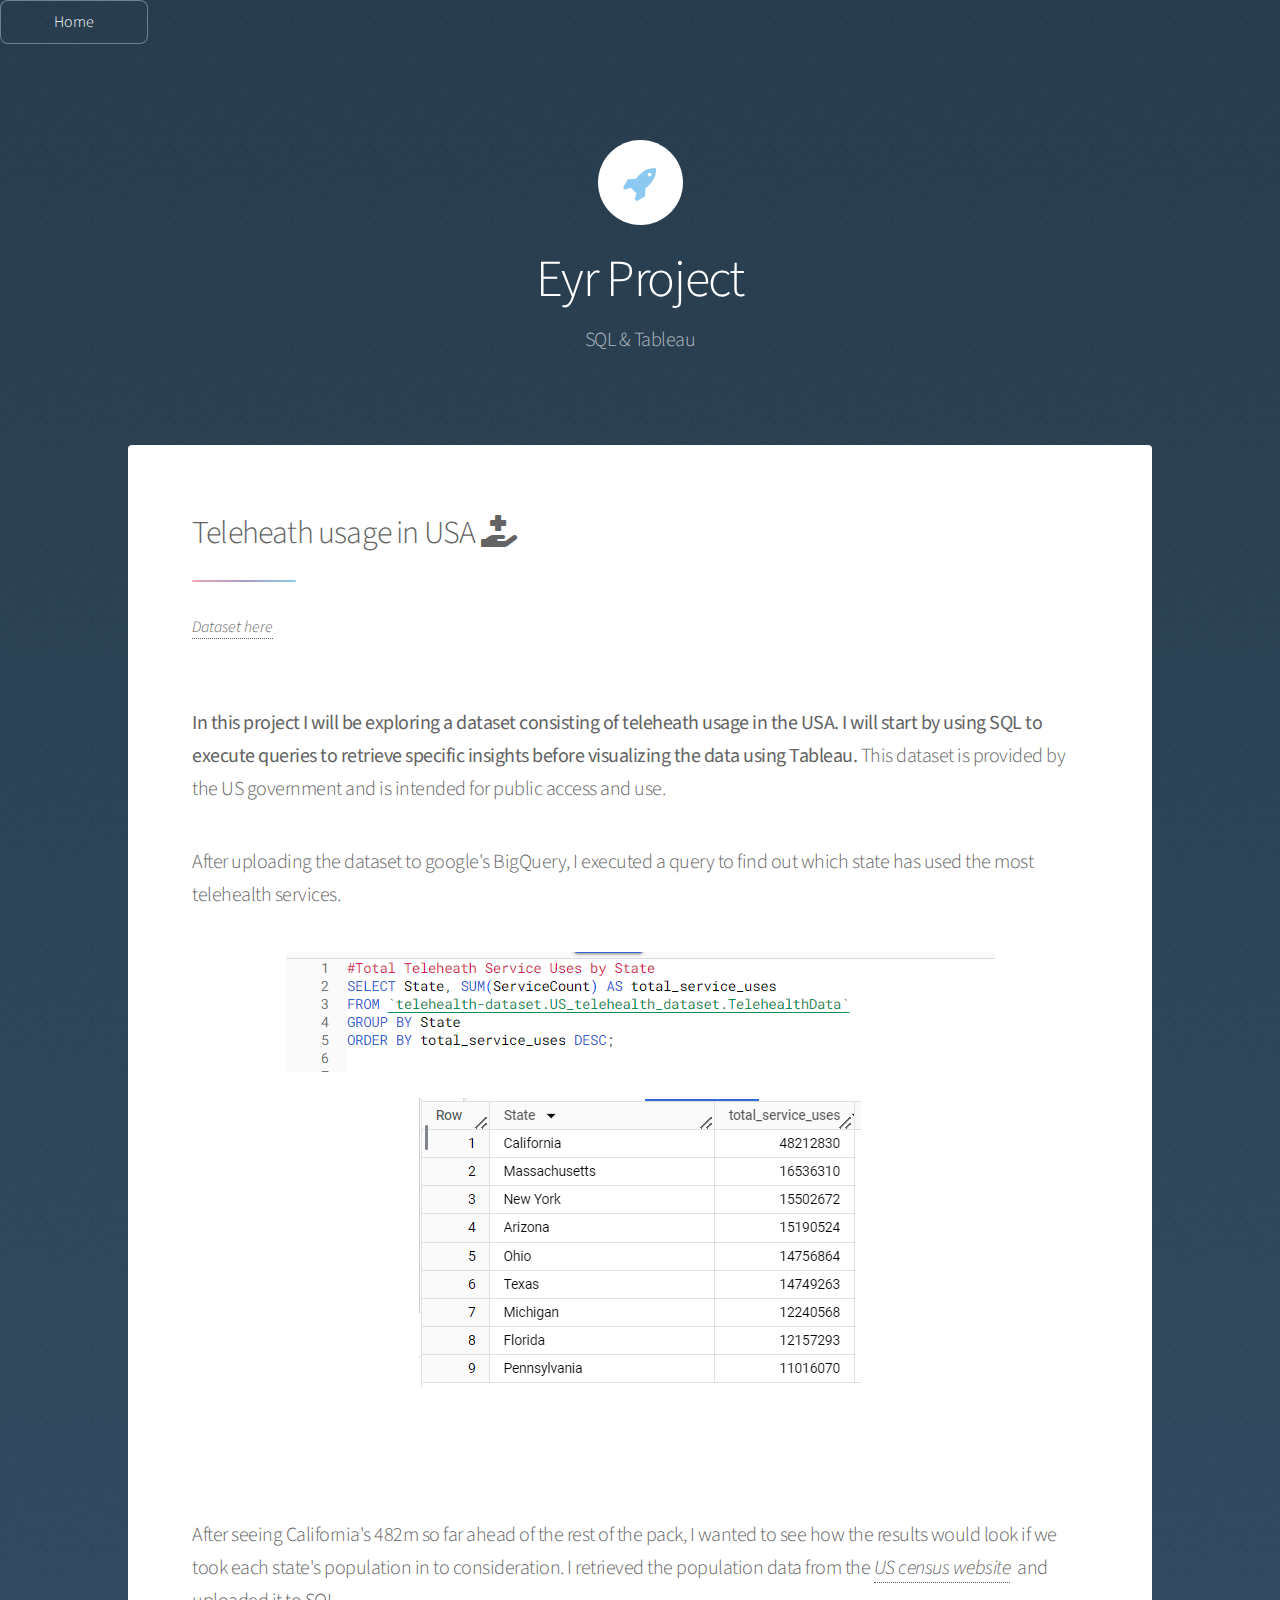
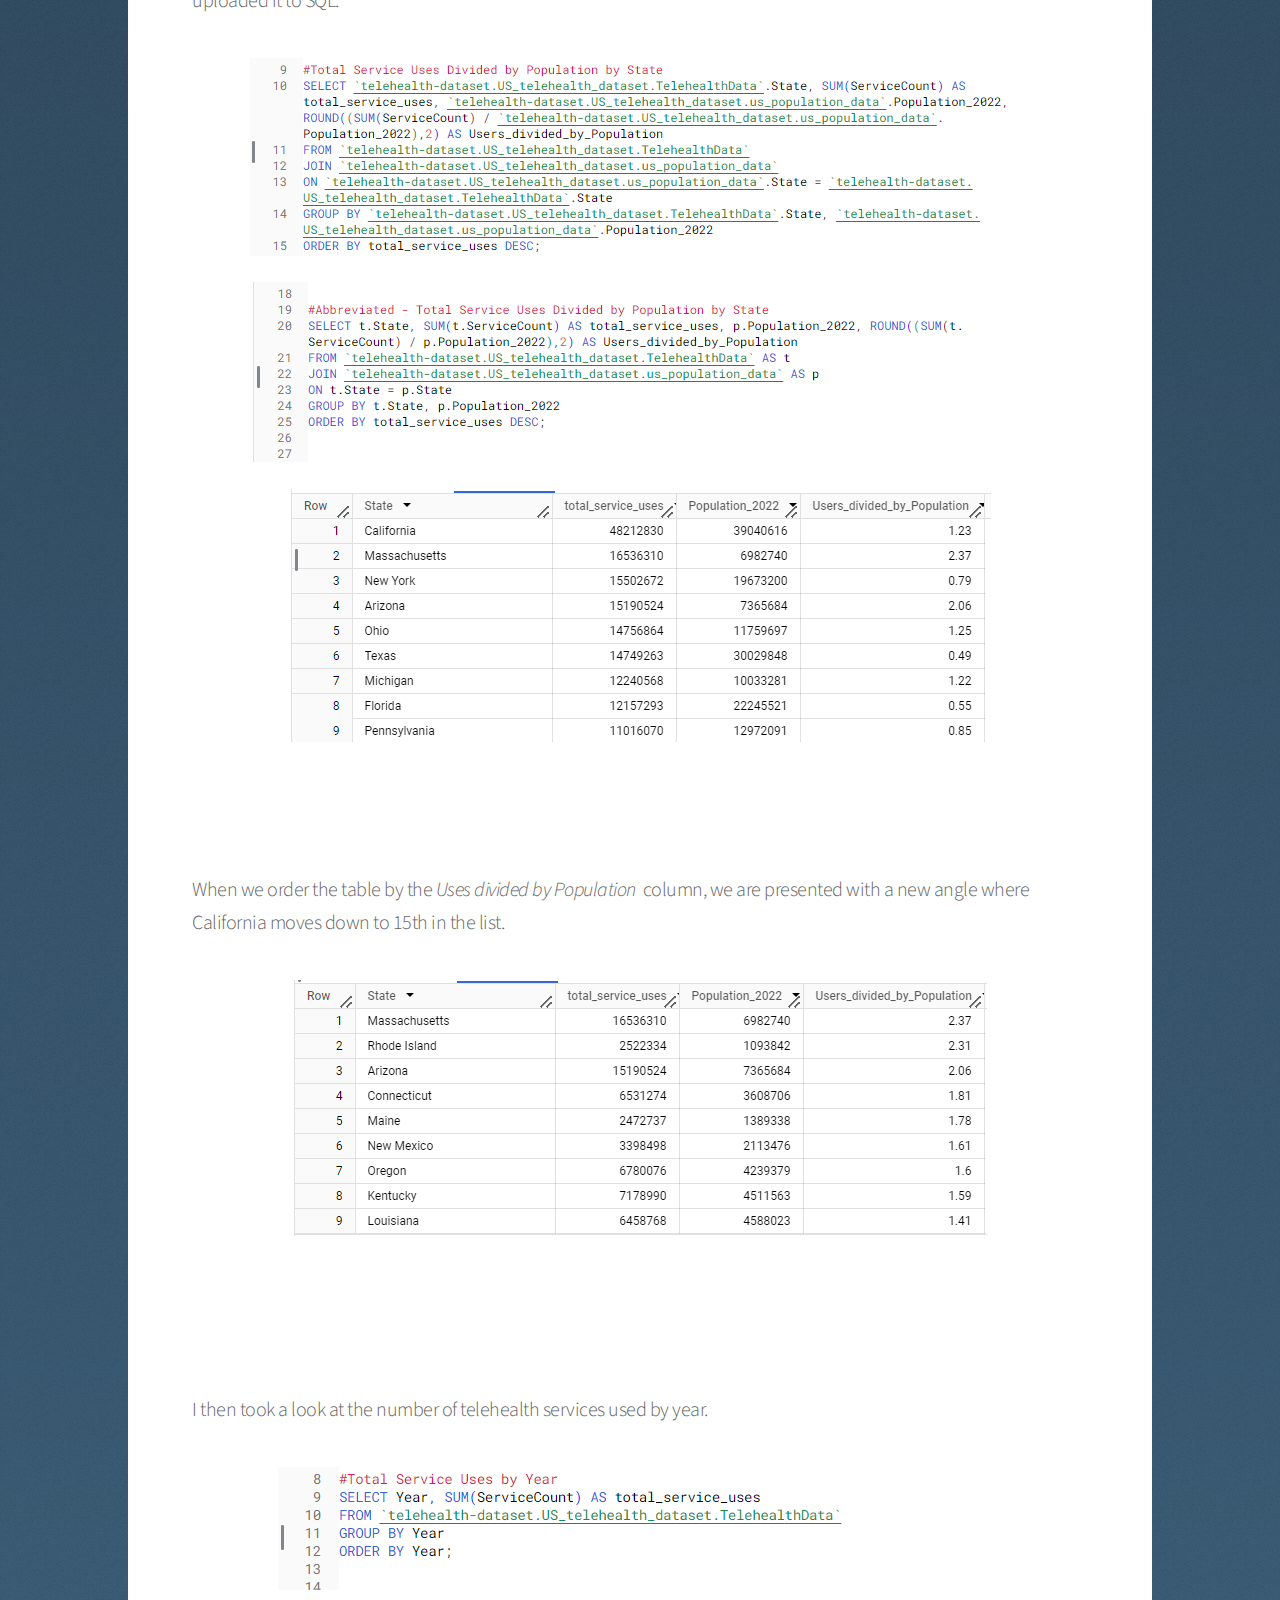
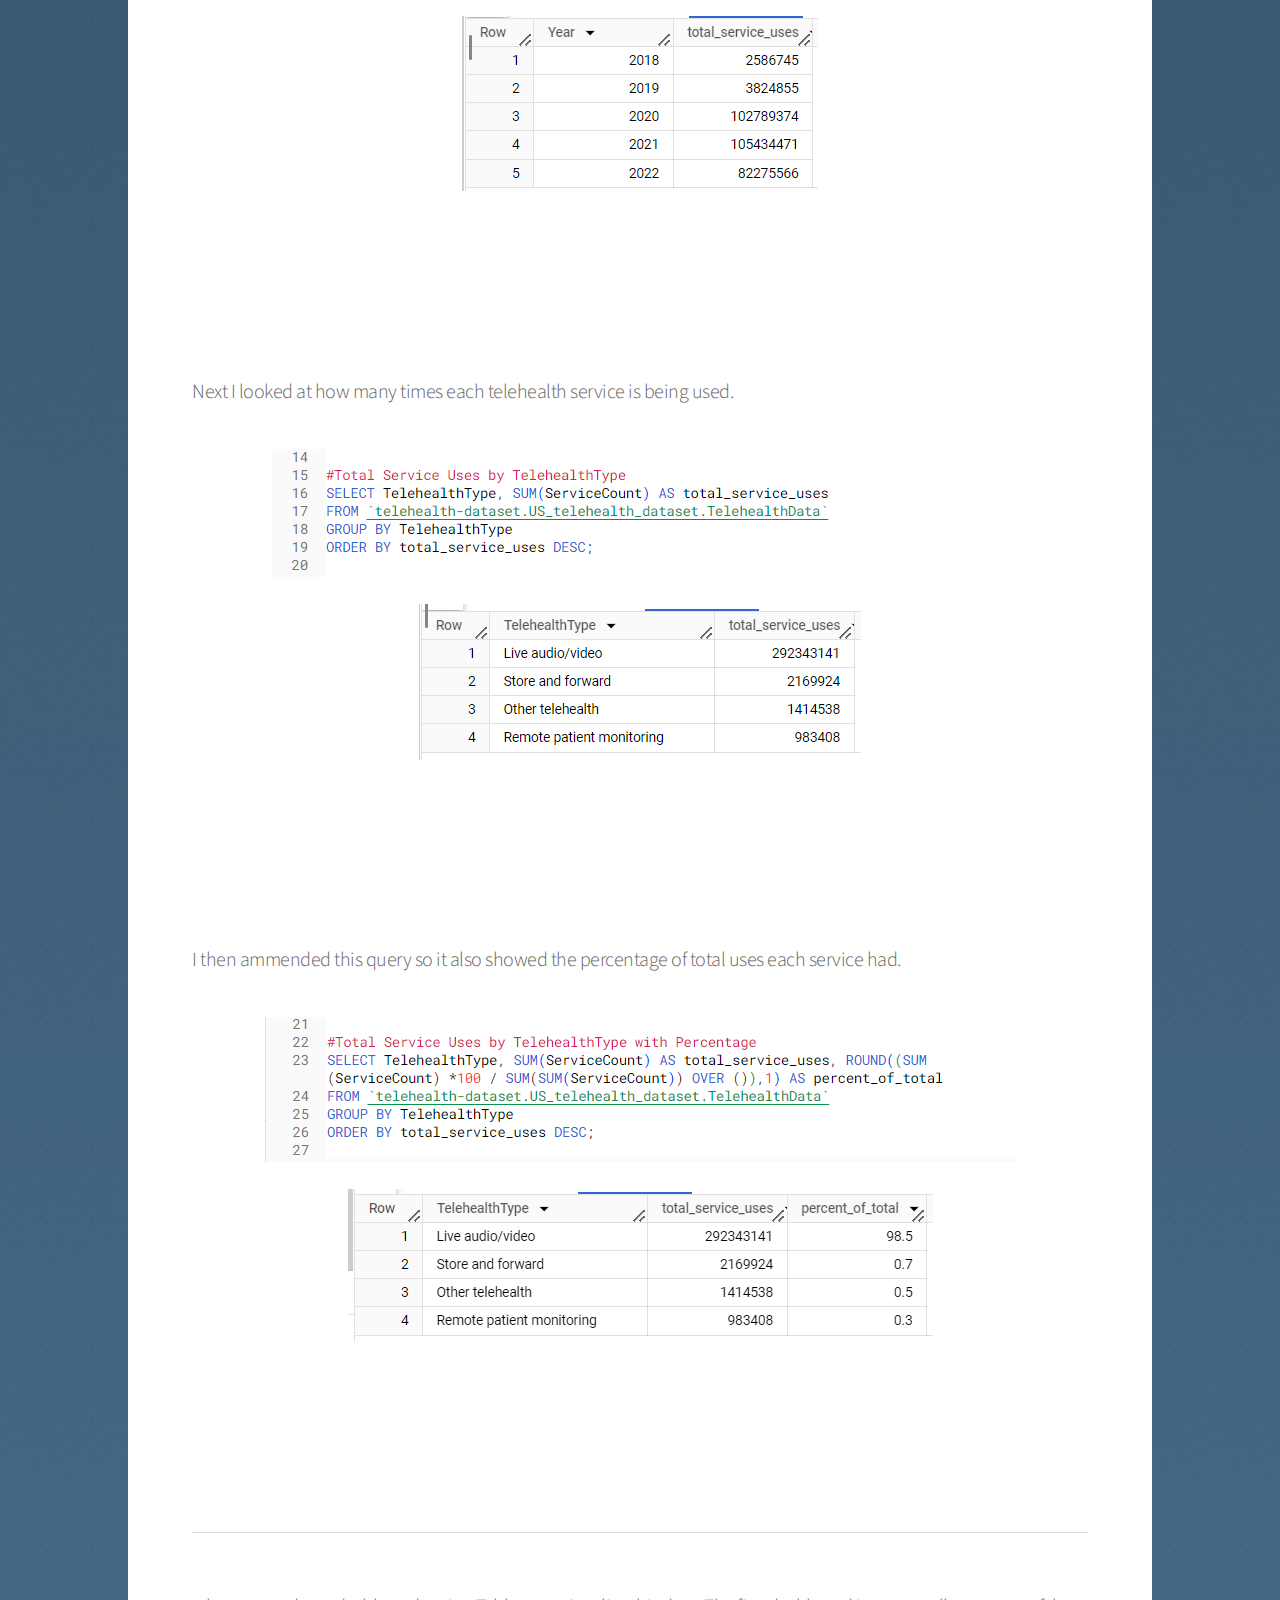
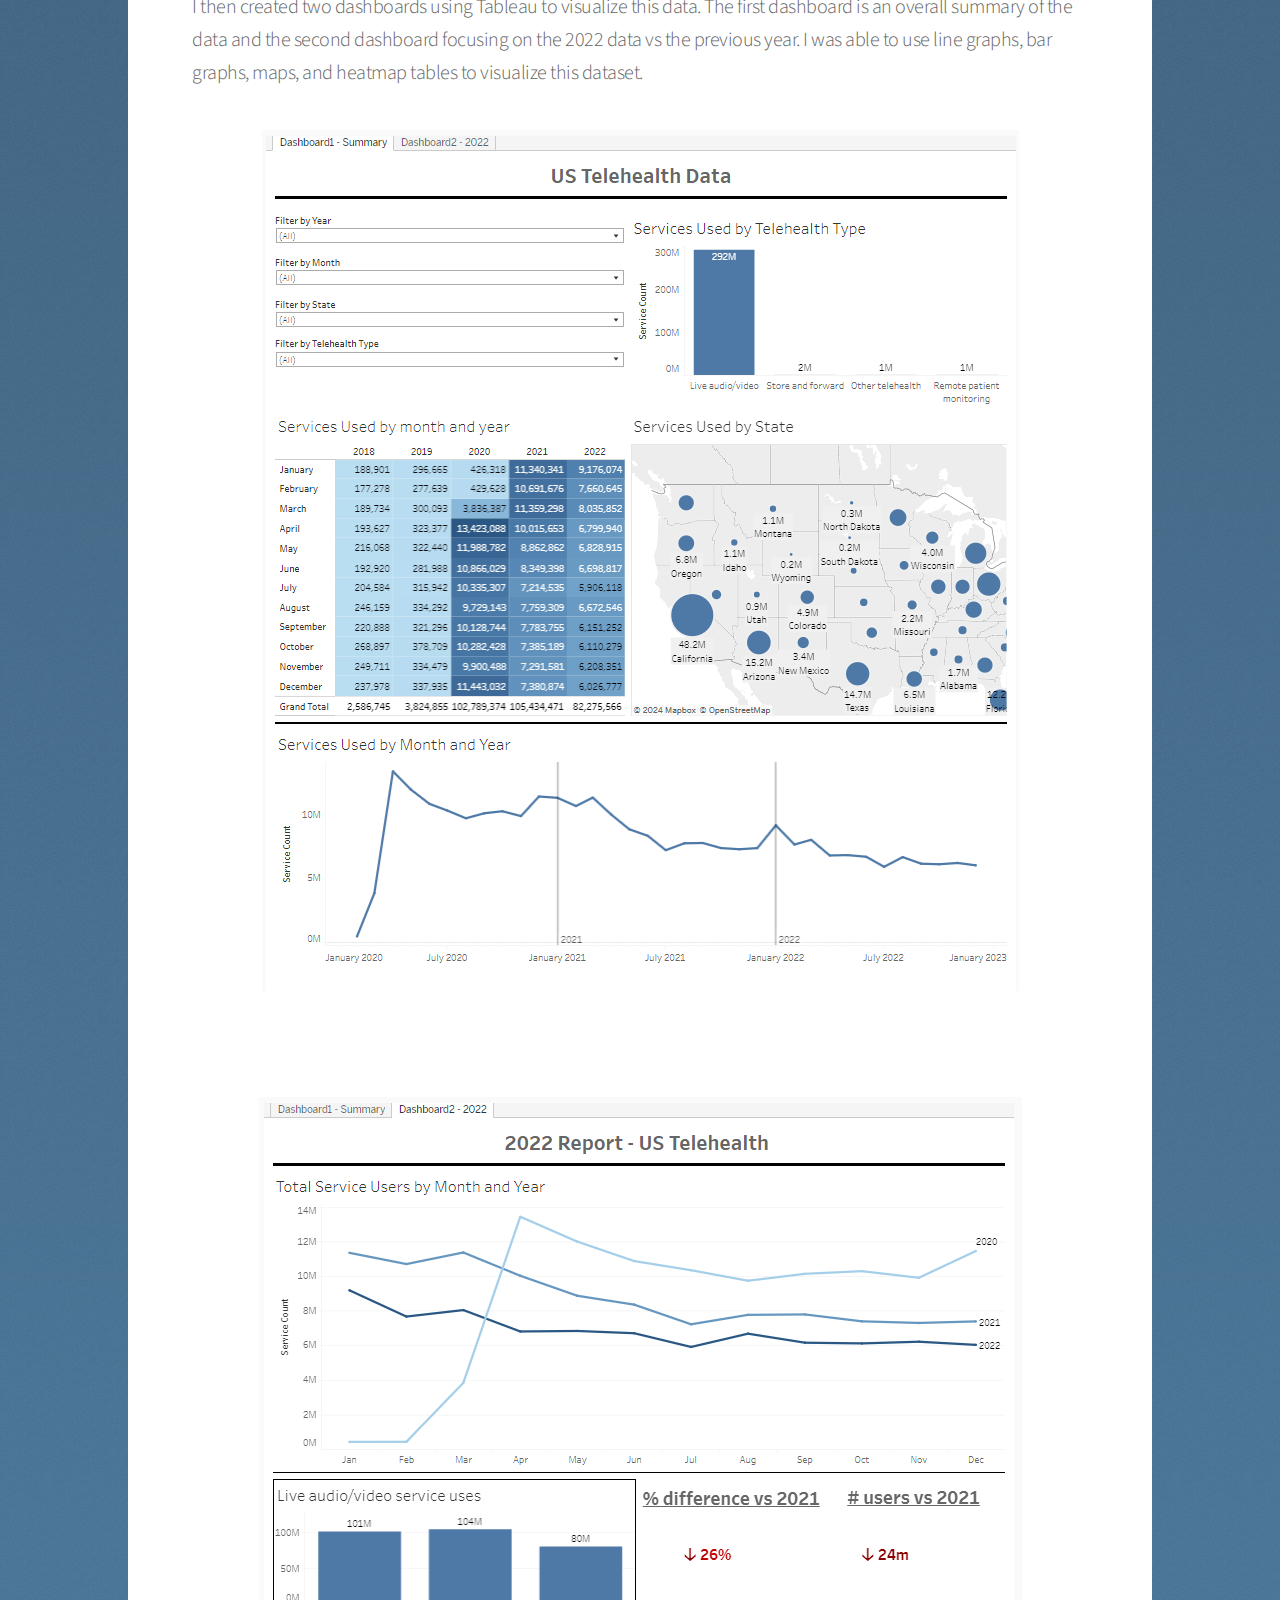
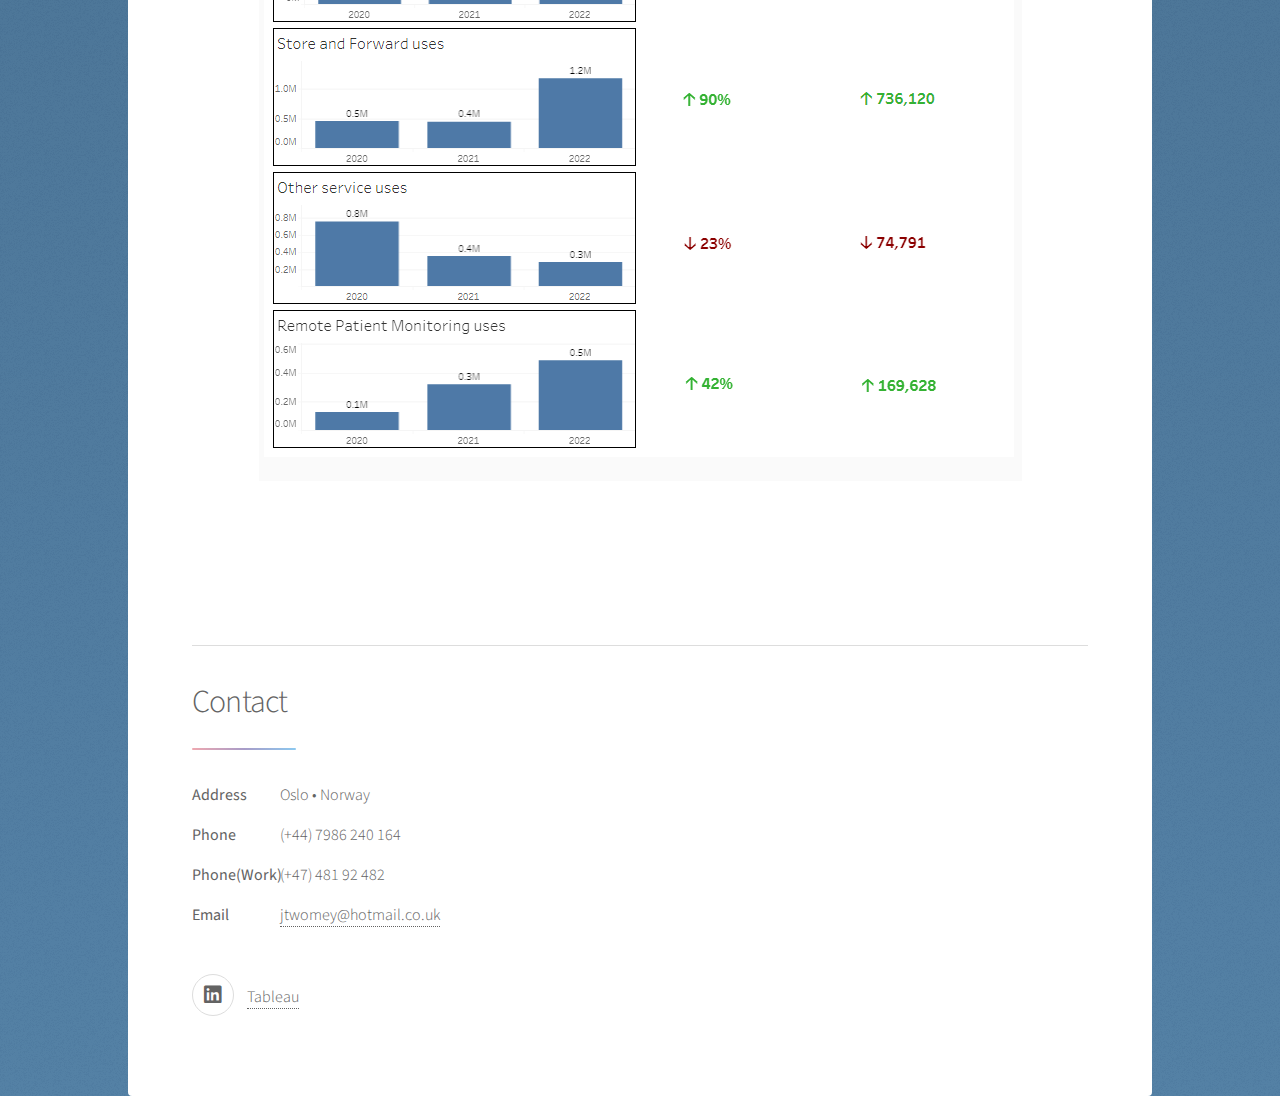
<file: Eyr Project - Telehealth.html>
<!DOCTYPE HTML>
<!--
	Stellar by HTML5 UP
	html5up.net | @ajlkn
	Free for personal and commercial use under the CCA 3.0 license (html5up.net/license)
-->
<html>
	<head>
		<li><a href="index.html" class="button">Home</a></li>
		<title>Teleheath Data</title>
		<meta charset="utf-8" />
		<meta name="viewport" content="width=device-width, initial-scale=1, user-scalable=no" />
		<link rel="stylesheet" href="assets/css/main.css" />
		<noscript><link rel="stylesheet" href="assets/css/noscript.css" /></noscript>
	</head>
	<body class="is-preload">

		<!-- Wrapper -->
			<div id="wrapper">

				<!-- Header -->
					<header id="header" class="alt">
						<span class="logo"><img src="images/logo.svg" alt="" /></span>
						<h1>Eyr Project</h1>
						<p>SQL & Tableau<br>
						<!-- <a href="https://linkedin.com/in/jack-twomey" target="_blank" >@JackTwomey</a> -->
					</header>

								<!-- Nav 
								<nav id="nav">
									<ul>
										<li><a href="#first" class="active">Avocado Prices</a></li>
										<li><a href="#second">Palmer Penguins</a></li>
									</ul>
								</nav>	-->


				<!-- Main -->
					<div id="main">

												<!-- First Section -->
												<section id="first" class="main">
													<header class="major">
														<h2>Teleheath usage in USA <i class="fas fa-hand-holding-medical"></i></h2>
														<a href="https://catalog.data.gov/dataset/telehealth-services-provided-to-the-medicaid-and-chip-population-6e74d" target="_blank">  <em>Dataset here</em></a><br> 
														<br> <p>
														<!-- <u><b>P r o j e c t </b></u> -->
															<div><p><b>In this project I will be exploring a dataset consisting of teleheath usage in the USA. 
															I will start by using SQL to execute queries to retrieve specific insights before 
															visualizing the data using Tableau.
															</b>This dataset is provided by the US government and is intended for public access and use.</p>
															<div><p>After uploading the dataset to google's BigQuery, I executed a query to find out which state has 
															used the most telehealth services.
															</p>
															<head>
																<style>
																	* {
																		padding: 0;
																		margin: 0;
																	}
																	.fit { /* set relative picture size */
																		max-width: 100%;
																		max-height: 100%;
																	}
																	.center {
																		display: block;
																		margin: auto;
																	}
																</style>
															</head>
															<body>
															
															<img class="center fit" src="images/Telehealth/1 Query - Users by State.png" >
															<br>
															<head>
																<style>
																	* {
																		padding: 0;
																		margin: 0;
																	}
																	.fit { /* set relative picture size */
																		max-width: 100%;
																		max-height: 100%;
																	}
																	.center {
																		display: block;
																		margin: auto;
																	}
																</style>
															</head>
															<body>
															
															<img class="center fit" src="images/Telehealth/1 Result - Users by State.png" >
															<br>
															<br> 
															<br> 
															<br> 
															<br> 
															<div><p>After seeing California's 482m so far ahead of the rest of the pack, I wanted 
															to see how the results would look if we took each state's population in to consideration. I retrieved the 
															population data from the <a href="https://www.census.gov/data/tables/time-series/demo/popest/2020s-national-total.html" target="_blank">  <em>US census website</em></a>&nbsp; 
															and uploaded it to SQL.<br></p>														
															<head>
																<style>
																	* {
																		padding: 0;
																		margin: 0;
																	}
																	.fit { /* set relative picture size */
																		max-width: 100%;
																		max-height: 100%;
																	}
																	.center {
																		display: block;
																		margin: auto;
																	}
																</style>
															</head>
															<body>
															
															<img class="center fit" src="images/Telehealth/1.5 Query - Users by state and population.png" >
															<br>
															<head>
																<style>
																	* {
																		padding: 0;
																		margin: 0;
																	}
																	.fit { /* set relative picture size */
																		max-width: 100%;
																		max-height: 100%;
																	}
																	.center {
																		display: block;
																		margin: auto;
																	}
																</style>
															</head>
															<body>
															
															<img class="center fit" src="images/Telehealth/1.6 Query - abbreviated.png" >
															<br>
															<head>
																<style>
																	* {
																		padding: 0;
																		margin: 0;
																	}
																	.fit { /* set relative picture size */
																		max-width: 100%;
																		max-height: 100%;
																	}
																	.center {
																		display: block;
																		margin: auto;
																	}
																</style>
															</head>
															<body>
															
															<img class="center fit" src="images/Telehealth/1.6 Result - Users by state and Pop.png" >
															<br>
															<br> 
															<br> 
															<br> 
															<br> 
															<div><p>When we order the table by the <em>Uses divided by Population</em>&nbsp; column, we are presented with 
																a new angle where California moves down to 15th in the list.</p>
															<head>
																<style>
																	* {
																		padding: 0;
																		margin: 0;
																	}
																	.fit { /* set relative picture size */
																		max-width: 100%;
																		max-height: 100%;
																	}
																	.center {
																		display: block;
																		margin: auto;
																	}
																</style>
															</head>
															<body>
															
															<img class="center fit" src="images/Telehealth/1.7 Result - Users by state and Pop and Ordered.png" >
															<br>
															<br>
															<br> 
															<br> 
															<br> 
															<br> 
															<div><p>I then took a look at the number of telehealth services used by year.</p>
															<head>
																<style>
																	* {
																		padding: 0;
																		margin: 0;
																	}
																	.fit { /* set relative picture size */
																		max-width: 100%;
																		max-height: 100%;
																	}
																	.center {
																		display: block;
																		margin: auto;
																	}
																</style>
															</head>
															<body>
															
															<img class="center fit" src="images/Telehealth/2 Query - Users by Year.png" >
															<br>
															<head>
																<style>
																	* {
																		padding: 0;
																		margin: 0;
																	}
																	.fit { /* set relative picture size */
																		max-width: 100%;
																		max-height: 100%;
																	}
																	.center {
																		display: block;
																		margin: auto;
																	}
																</style>
															</head>
															<body>
															
															<img class="center fit" src="images/Telehealth/2 Result - Users by Year.png" >
															<br>
															<!-- <p>Here we see a large rise in users between 2019 - 2020, jumping from 3m to over 100m. This coinsides with the Covid-19 breakout
															which led to lockdowns and telehealth usage booming.</p><br> -->
															<br> 
															<br> 
															<br> 
															<br> 
															<br> 
															<br> 
															<div><p>Next I looked at how many times each telehealth service is being used.</p>
															<head>
																<style>
																	* {
																		padding: 0;
																		margin: 0;
																	}
																	.fit { /* set relative picture size */
																		max-width: 100%;
																		max-height: 100%;
																	}
																	.center {
																		display: block;
																		margin: auto;
																	}
																</style>
															</head>
															<body>
															
															<img class="center fit" src="images/Telehealth/3 Query - Users by Telehealth Type.png" >
															<br>
															<head>
																<style>
																	* {
																		padding: 0;
																		margin: 0;
																	}
																	.fit { /* set relative picture size */
																		max-width: 100%;
																		max-height: 100%;
																	}
																	.center {
																		display: block;
																		margin: auto;
																	}
																</style>
															</head>
															<body>
															
															<img class="center fit" src="images/Telehealth/3 Result - Users by Telehealth Type.png" >
															<br>
															<!-- <p>Live audio/video is the dominant servce with it being used 292m times, followed by Store and Forward services
															which were only used 2m times.
															</p><br> -->
															<br> 
															<br> 
															<br> 
															<br> 
															<br> 
															<br> 
															<div><p>I then ammended this query so it also showed the percentage of total uses each service had.</p>
															<head>
																<style>
																	* {
																		padding: 0;
																		margin: 0;
																	}
																	.fit { /* set relative picture size */
																		max-width: 100%;
																		max-height: 100%;
																	}
																	.center {
																		display: block;
																		margin: auto;
																	}
																</style>
															</head>
															<body>
															
															<img class="center fit" src="images/Telehealth/4 Query - Users by teleheath type with percent.png" >
															<br>
															<head>
																<style>
																	* {
																		padding: 0;
																		margin: 0;
																	}
																	.fit { /* set relative picture size */
																		max-width: 100%;
																		max-height: 100%;
																	}
																	.center {
																		display: block;
																		margin: auto;
																	}
																</style>
															</head>
															<body>
															
															<img class="center fit" src="images/Telehealth/4 Result - Users by telehealth type with percent.png" >
															<br>
															<!-- <p>The dominance of the Live audio/video service is further highlighted with it being responsible for 98.5% of usage.</p><br> -->
															<br> 
															<br> 
															<br> 
															<br> 
															<br>
															<hr> 
															<br> 
															<div><p>I then created two dashboards using Tableau to visualize this data. The first dashboard is an overall summary of the 
															data and the second dashboard focusing on the 2022 data vs the previous year. I was able to use line graphs,
															bar graphs, maps, and heatmap tables to visualize this dataset.
															</p>
															<head>
																<style>
																	* {
																		padding: 0;
																		margin: 0;
																	}
																	.fit { /* set relative picture size */
																		max-width: 100%;
																		max-height: 100%;
																	}
																	.center {
																		display: block;
																		margin: auto;
																	}
																</style>
															</head>
															<body>
																<a target="_blank" href="https://public.tableau.com/app/profile/jack.twomey/vizzes">
															<img class="center fit" src="images/Telehealth/Dashboard1.png" >
															<br>
															<br>
															<br>
															<br>
															<head>
																<style>
																	* {
																		padding: 0;
																		margin: 0;
																	}
																	.fit { /* set relative picture size */
																		max-width: 100%;
																		max-height: 100%;
																	}
																	.center {
																		display: block;
																		margin: auto;
																	}
																</style>
															</head>
															<body>
																<a target="_blank" href="https://public.tableau.com/app/profile/jack.twomey/vizzes">
															<img class="center fit" src="images/Telehealth/Dashboard2.png" >
							</footer>
						<br>
					<br>
				<br>
			<br>
		<br>
	<hr>
				<!-- Footer -->
					<footer id="first">
						<section>
							<h2>Contact</h2>
							<dl class="alt">
								<dt>Address</dt>
								<dd>Oslo &bull; Norway</dd>
								<dt>Phone</dt>
								<dd>(+44) 7986 240 164</dd>
								<dt>Phone(Work)</dt>
								<dd>(+47) 481 92 482</dd>
								<dt>Email</dt>
								<dd><a>jtwomey@hotmail.co.uk</a></dd>
							</dl>
							<ul class="icons">
								<li><a href="https://linkedin.com/in/jack-twomey" target="_blank" class="icon brands fa-linkedin alt"><span class="label">LinkedIn</span></a></li>
								<!--<li><a href="#" class="icon brands fa-github alt"><span class="label">GitHub</span></a></li> -->
								<!--<li><a href="Power BI dashboards.html" target="_blank" class="label">Power BI</span></a></li> -->
								<li><a href="https://public.tableau.com/app/profile/jack.twomey" target="_blank" class="label">Tableau</span></a></li>
							</ul>
						</section>
						

			</div>

		<!-- Scripts -->
			<script src="assets/js/jquery.min.js"></script>
			<script src="assets/js/jquery.scrollex.min.js"></script>
			<script src="assets/js/jquery.scrolly.min.js"></script>
			<script src="assets/js/browser.min.js"></script>
			<script src="assets/js/breakpoints.min.js"></script>
			<script src="assets/js/util.js"></script>
			<script src="assets/js/main.js"></script>

	</body>
</html>
</file>
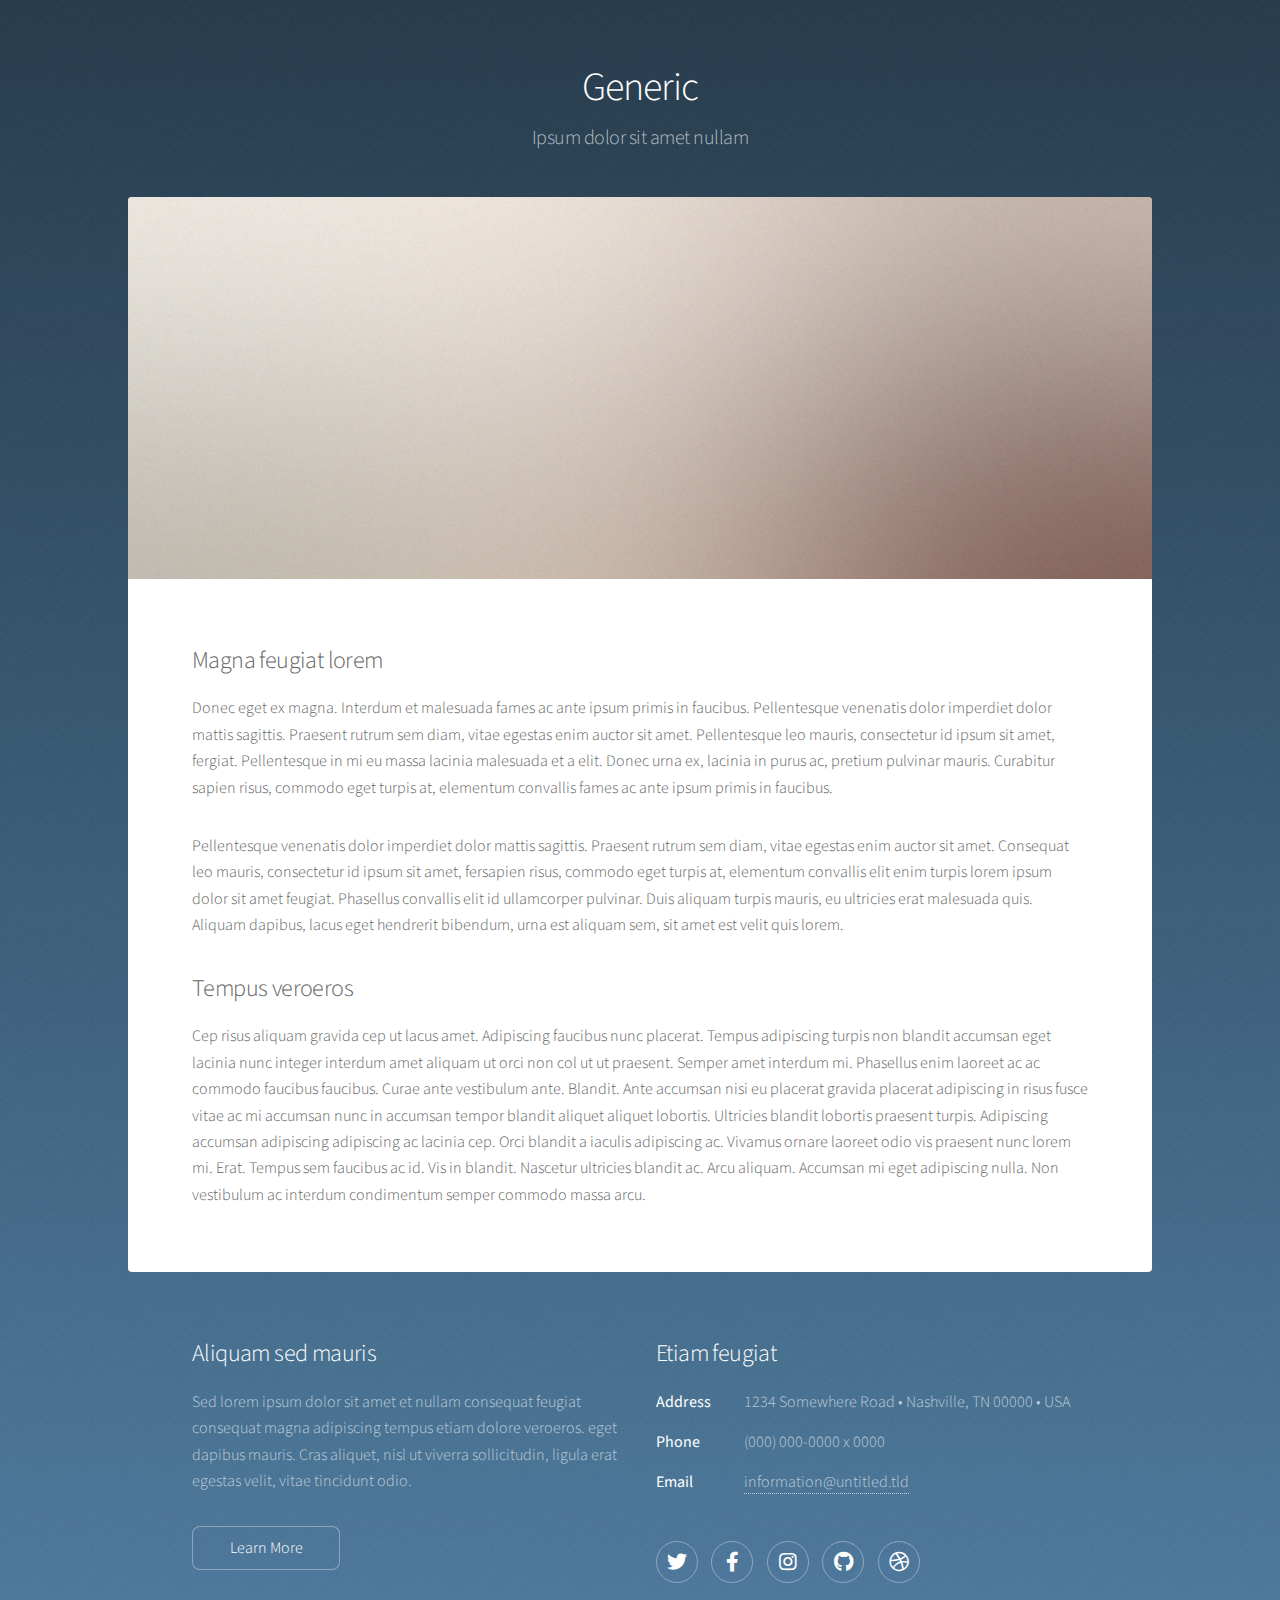
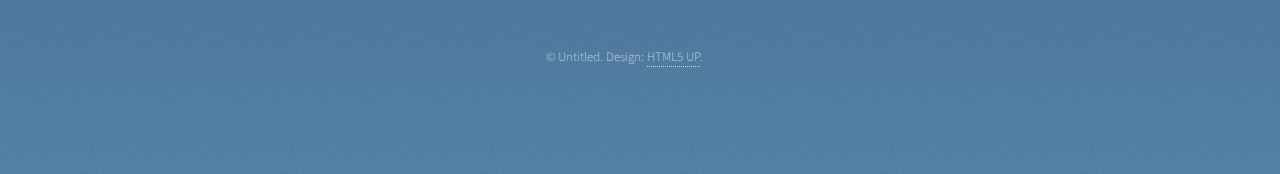
<file: generic.html>
<!DOCTYPE HTML>
<!--
	Stellar by HTML5 UP
	html5up.net | @ajlkn
	Free for personal and commercial use under the CCA 3.0 license (html5up.net/license)
-->
<html>
	<head>
		<title>Generic - Stellar by HTML5 UP</title>
		<meta charset="utf-8" />
		<meta name="viewport" content="width=device-width, initial-scale=1, user-scalable=no" />
		<link rel="stylesheet" href="assets/css/main.css" />
		<noscript><link rel="stylesheet" href="assets/css/noscript.css" /></noscript>
	</head>
	<body class="is-preload">

		<!-- Wrapper -->
			<div id="wrapper">

				<!-- Header -->
					<header id="header">
						<h1>Generic</h1>
						<p>Ipsum dolor sit amet nullam</p>
					</header>

				<!-- Main -->
					<div id="main">

						<!-- Content -->
							<section id="content" class="main">
								<span class="image main"><img src="images/pic04.jpg" alt="" /></span>
								<h2>Magna feugiat lorem</h2>
								<p>Donec eget ex magna. Interdum et malesuada fames ac ante ipsum primis in faucibus. Pellentesque venenatis dolor imperdiet dolor mattis sagittis. Praesent rutrum sem diam, vitae egestas enim auctor sit amet. Pellentesque leo mauris, consectetur id ipsum sit amet, fergiat. Pellentesque in mi eu massa lacinia malesuada et a elit. Donec urna ex, lacinia in purus ac, pretium pulvinar mauris. Curabitur sapien risus, commodo eget turpis at, elementum convallis fames ac ante ipsum primis in faucibus.</p>
								<p>Pellentesque venenatis dolor imperdiet dolor mattis sagittis. Praesent rutrum sem diam, vitae egestas enim auctor sit amet. Consequat leo mauris, consectetur id ipsum sit amet, fersapien risus, commodo eget turpis at, elementum convallis elit enim turpis lorem ipsum dolor sit amet feugiat. Phasellus convallis elit id ullamcorper pulvinar. Duis aliquam turpis mauris, eu ultricies erat malesuada quis. Aliquam dapibus, lacus eget hendrerit bibendum, urna est aliquam sem, sit amet est velit quis lorem.</p>
								<h2>Tempus veroeros</h2>
								<p>Cep risus aliquam gravida cep ut lacus amet. Adipiscing faucibus nunc placerat. Tempus adipiscing turpis non blandit accumsan eget lacinia nunc integer interdum amet aliquam ut orci non col ut ut praesent. Semper amet interdum mi. Phasellus enim laoreet ac ac commodo faucibus faucibus. Curae ante vestibulum ante. Blandit. Ante accumsan nisi eu placerat gravida placerat adipiscing in risus fusce vitae ac mi accumsan nunc in accumsan tempor blandit aliquet aliquet lobortis. Ultricies blandit lobortis praesent turpis. Adipiscing accumsan adipiscing adipiscing ac lacinia cep. Orci blandit a iaculis adipiscing ac. Vivamus ornare laoreet odio vis praesent nunc lorem mi. Erat. Tempus sem faucibus ac id. Vis in blandit. Nascetur ultricies blandit ac. Arcu aliquam. Accumsan mi eget adipiscing nulla. Non vestibulum ac interdum condimentum semper commodo massa arcu.</p>
							</section>

					</div>

				<!-- Footer -->
					<footer id="footer">
						<section>
							<h2>Aliquam sed mauris</h2>
							<p>Sed lorem ipsum dolor sit amet et nullam consequat feugiat consequat magna adipiscing tempus etiam dolore veroeros. eget dapibus mauris. Cras aliquet, nisl ut viverra sollicitudin, ligula erat egestas velit, vitae tincidunt odio.</p>
							<ul class="actions">
								<li><a href="#" class="button">Learn More</a></li>
							</ul>
						</section>
						<section>
							<h2>Etiam feugiat</h2>
							<dl class="alt">
								<dt>Address</dt>
								<dd>1234 Somewhere Road &bull; Nashville, TN 00000 &bull; USA</dd>
								<dt>Phone</dt>
								<dd>(000) 000-0000 x 0000</dd>
								<dt>Email</dt>
								<dd><a href="#">information@untitled.tld</a></dd>
							</dl>
							<ul class="icons">
								<li><a href="#" class="icon brands fa-twitter alt"><span class="label">Twitter</span></a></li>
								<li><a href="#" class="icon brands fa-facebook-f alt"><span class="label">Facebook</span></a></li>
								<li><a href="#" class="icon brands fa-instagram alt"><span class="label">Instagram</span></a></li>
								<li><a href="#" class="icon brands fa-github alt"><span class="label">GitHub</span></a></li>
								<li><a href="#" class="icon brands fa-dribbble alt"><span class="label">Dribbble</span></a></li>
							</ul>
						</section>
						<p class="copyright">&copy; Untitled. Design: <a href="https://html5up.net">HTML5 UP</a>.</p>
					</footer>

			</div>

		<!-- Scripts -->
			<script src="assets/js/jquery.min.js"></script>
			<script src="assets/js/jquery.scrollex.min.js"></script>
			<script src="assets/js/jquery.scrolly.min.js"></script>
			<script src="assets/js/browser.min.js"></script>
			<script src="assets/js/breakpoints.min.js"></script>
			<script src="assets/js/util.js"></script>
			<script src="assets/js/main.js"></script>

	</body>
</html>
</file>
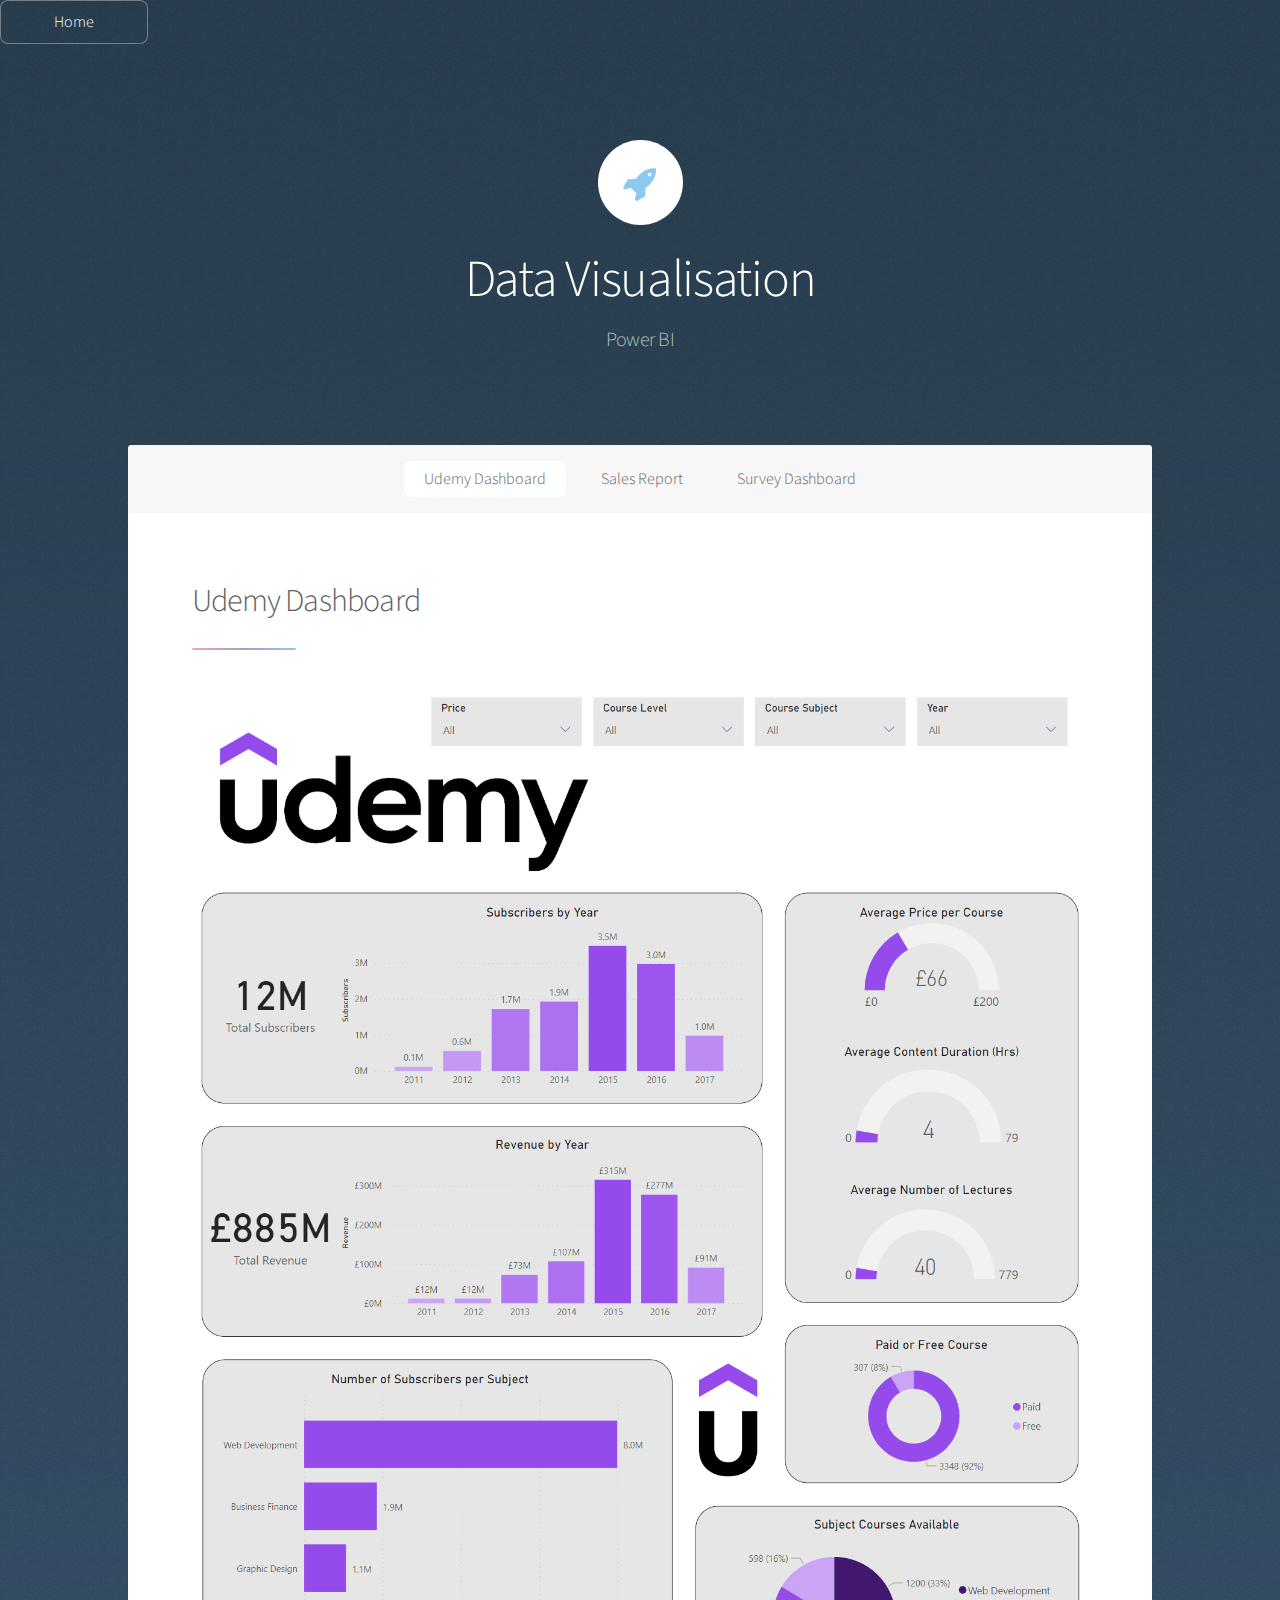
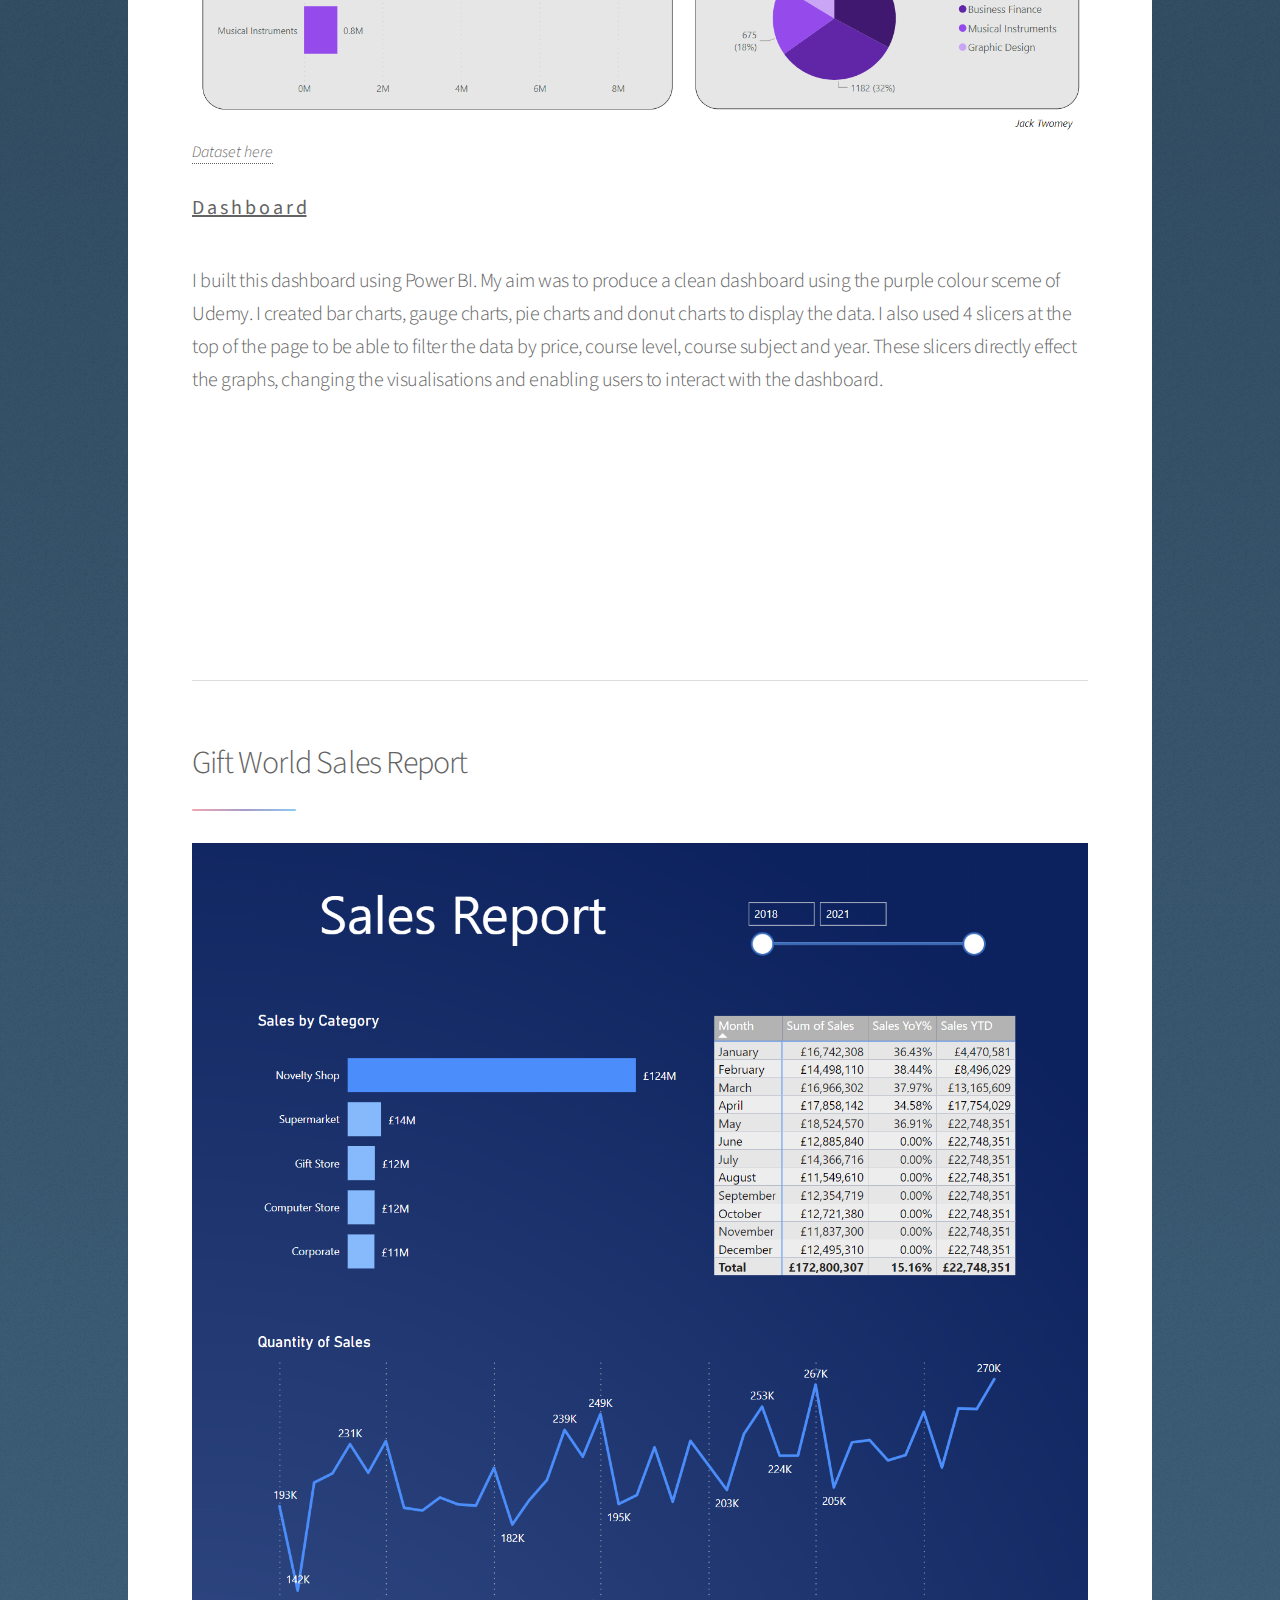
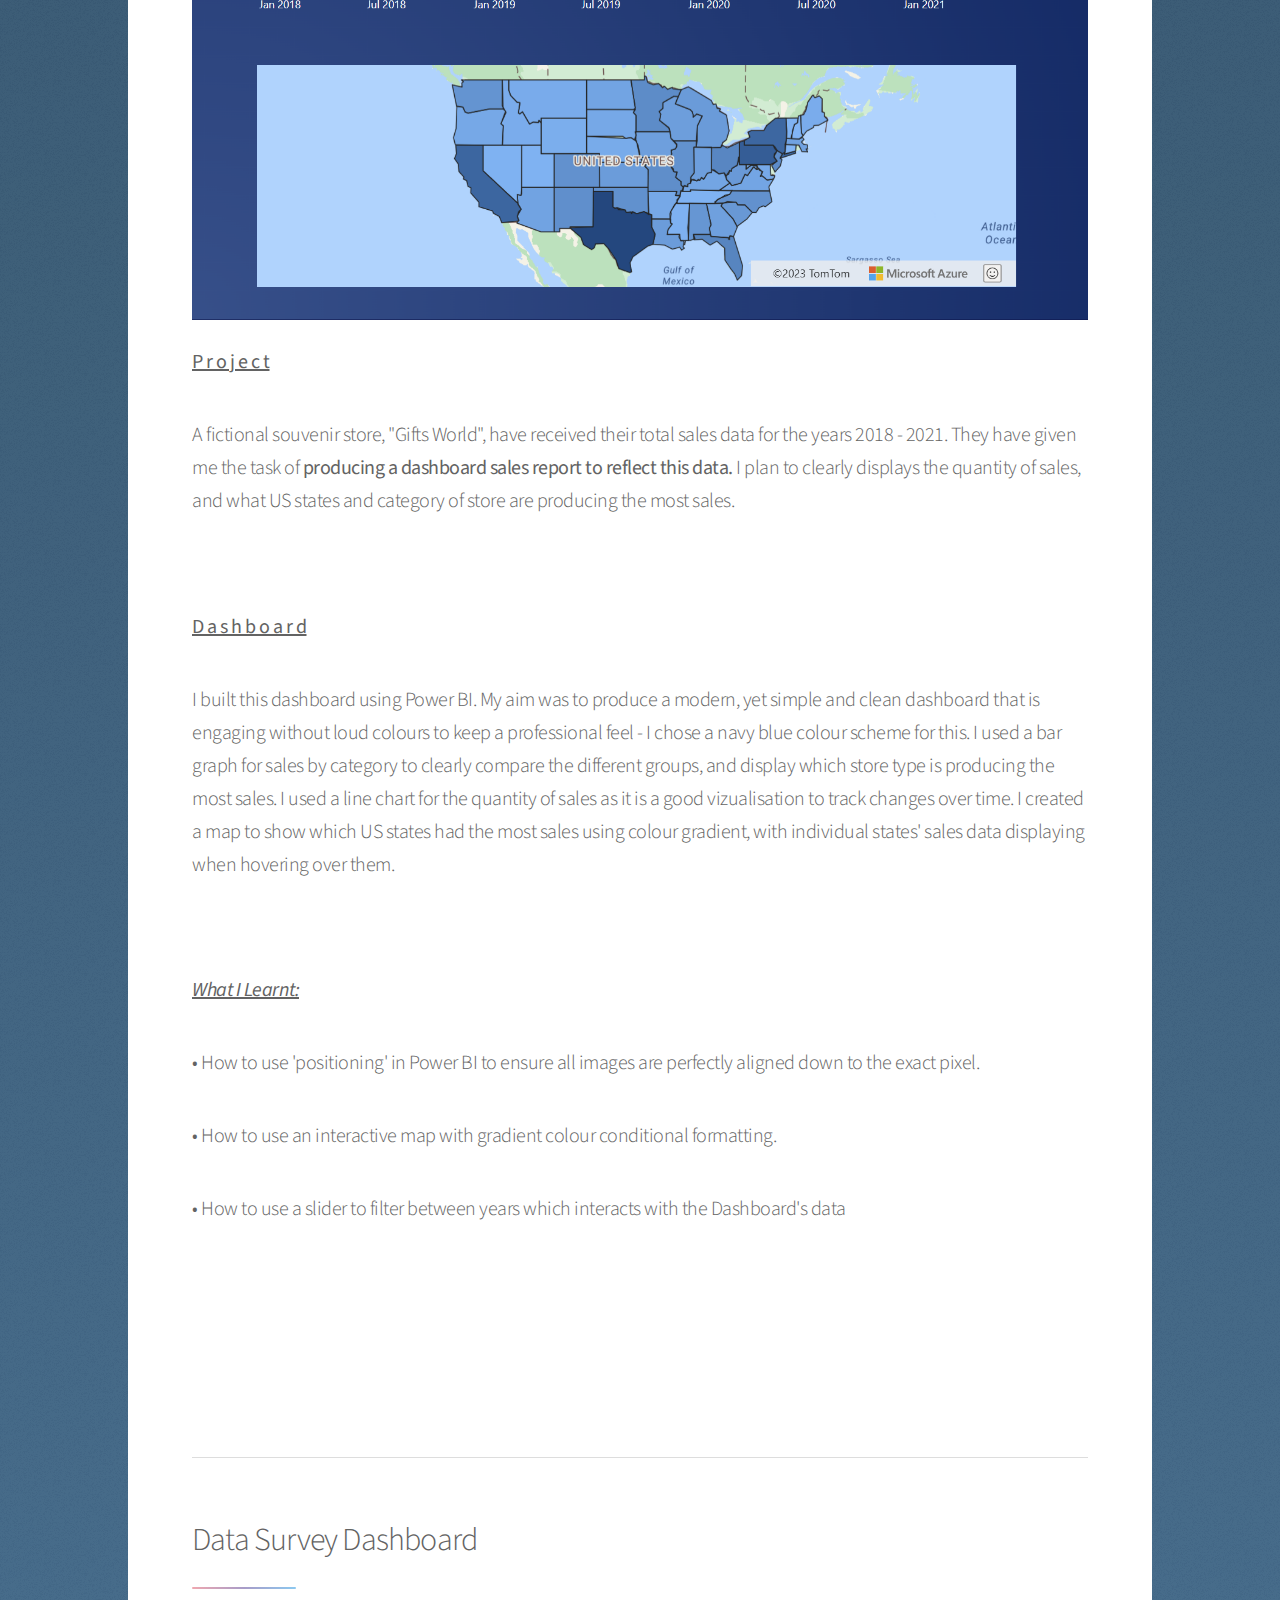
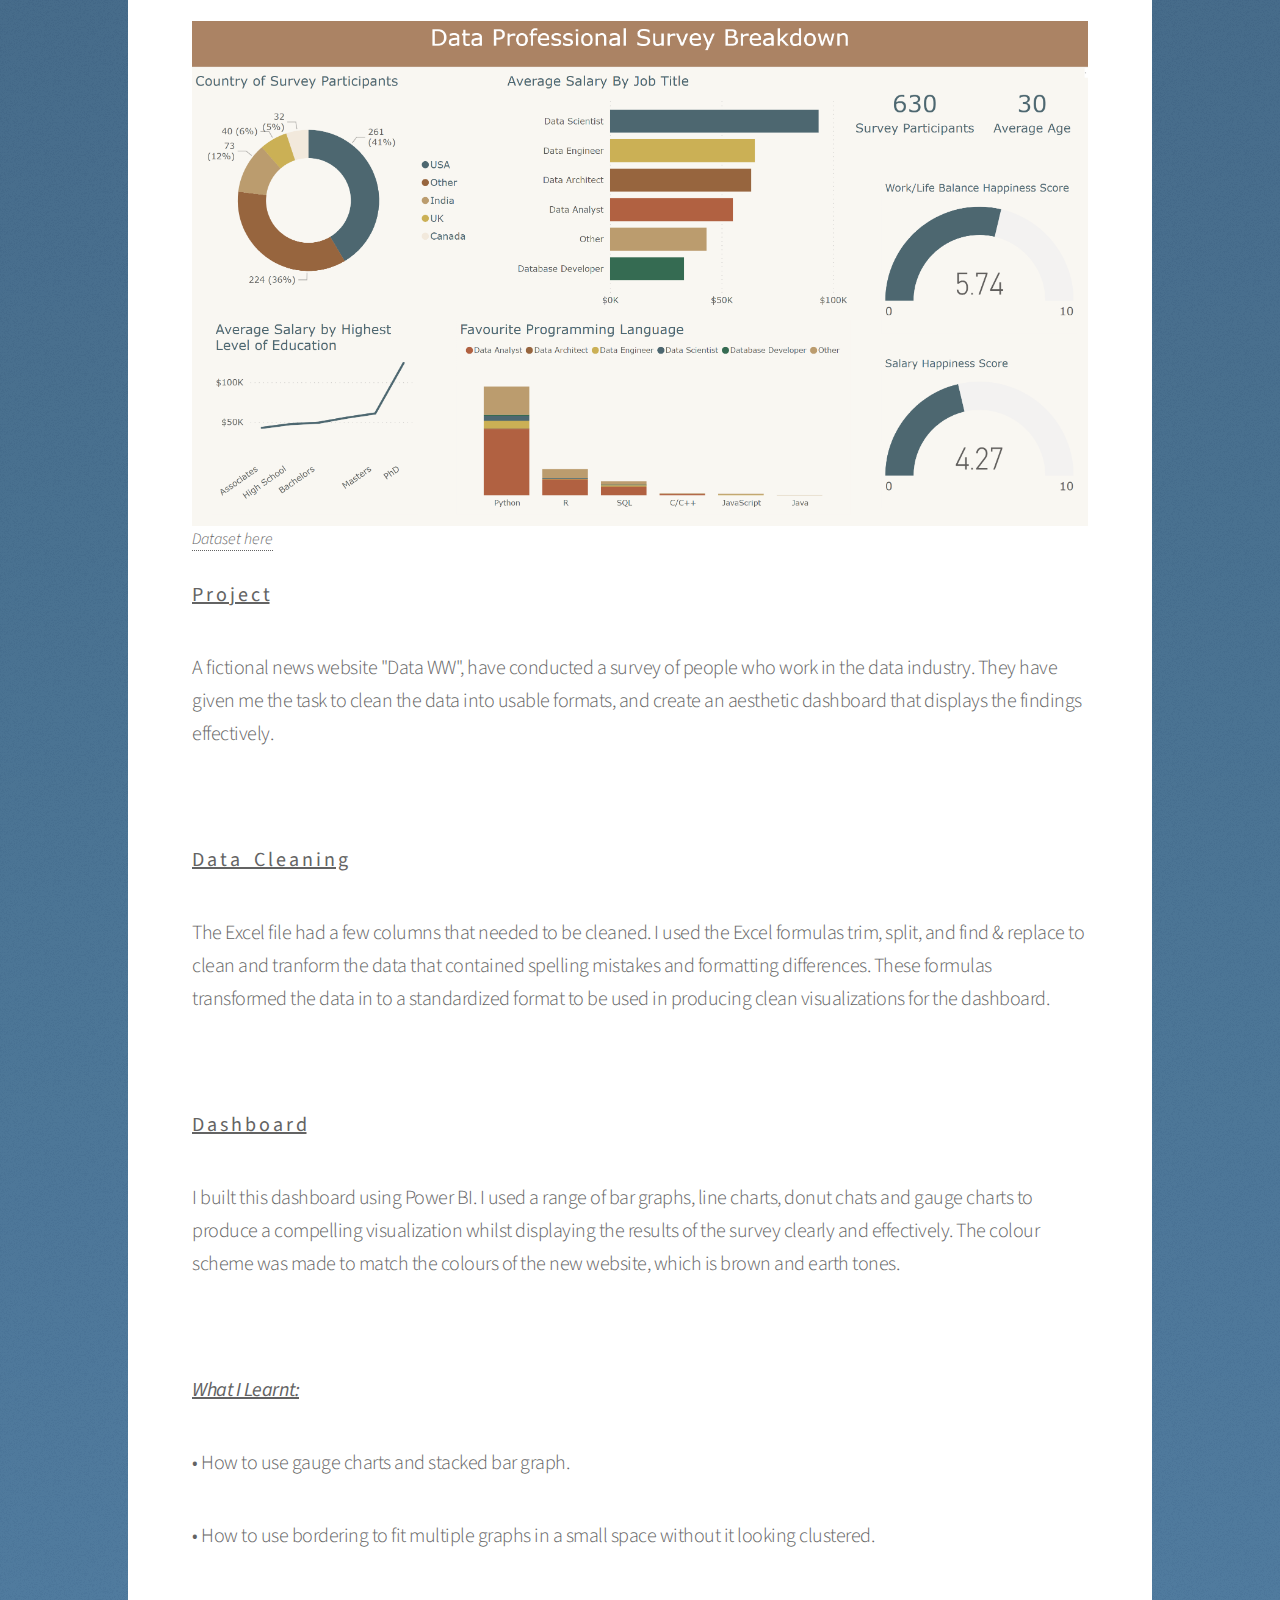
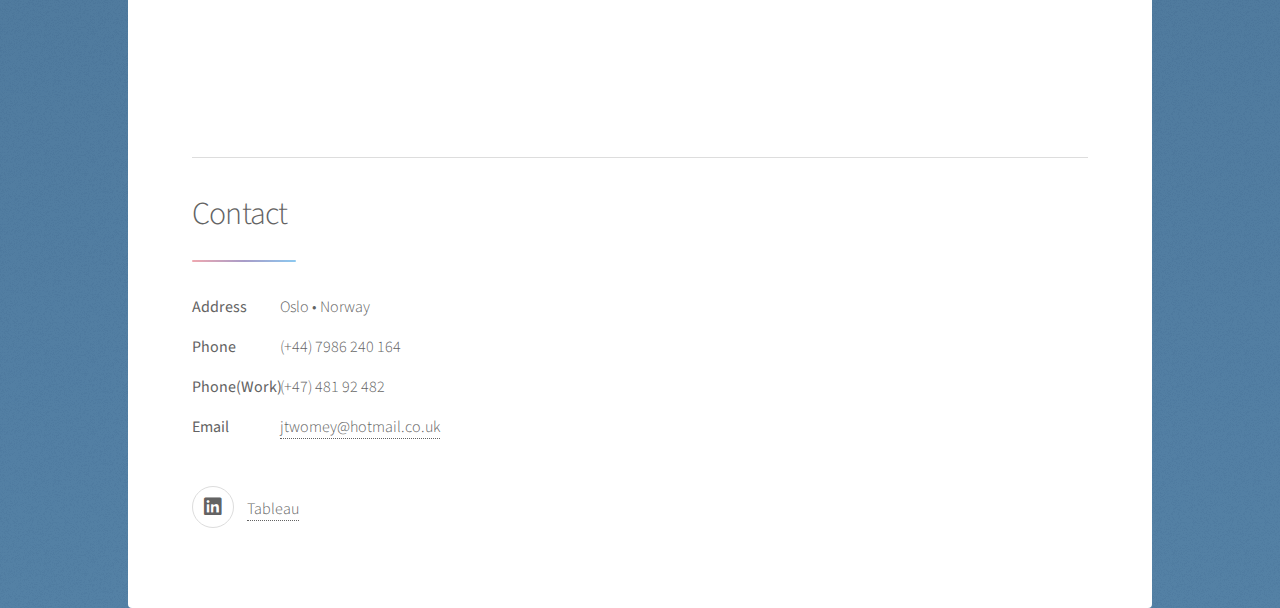
<file: Power BI dashboards.html>
<!DOCTYPE HTML>
<!--
	Stellar by HTML5 UP
	html5up.net | @ajlkn
	Free for personal and commercial use under the CCA 3.0 license (html5up.net/license)
-->
<html>
	<head>
		<li><a href="index.html" class="button">Home</a></li>
		<title>Power BI</title>
		<meta charset="utf-8" />
		<meta name="viewport" content="width=device-width, initial-scale=1, user-scalable=no" />
		<link rel="stylesheet" href="assets/css/main.css" />
		<noscript><link rel="stylesheet" href="assets/css/noscript.css" /></noscript>
	</head>
	<body class="is-preload">

		<!-- Wrapper -->
			<div id="wrapper">

				<!-- Header -->
					<header id="header" class="alt">
						<span class="logo"><img src="images/logo.svg" alt="" /></span>
						<h1>Data Visualisation</h1>
						<p>Power BI<br />
						<!-- <a href="https://linkedin.com/in/jack-twomey" target="_blank" >@JackTwomey</a> -->
					</header>

													<!-- Nav -->
													<nav id="nav">
														<ul>
															<li><a href="#first" class="active">Udemy Dashboard</a></li>
															<li><a href="#second">Sales Report</a></li>
															<li><a href="#third">Survey Dashboard</a></li>
														</ul>
													</nav>	

				<!-- Main -->
					<div id="main">


						<!-- First Section -->
						<section id="first" class="main">
							<header class="major">
								<h2>Udemy Dashboard</h2>
								<head>
									<style>
										* {
											padding: 0;
											margin: 0;
										}
										.fit { /* set relative picture size */
											max-width: 100%;
											max-height: 100%;
										}
										.center {
											display: block;
											margin: auto;
										}
									</style>
								</head>
								<body>
								
								<img class="center fit" src="images/udemy_dashboard.png" >
								<a href="Udemy Courses Dataset.xlsx" > <em>Dataset here</em></a><br /> 
								<br /> 
								<div><p><u><b>D a s h b o a r d</b></u><p>
								I built this dashboard using Power BI. My aim was to produce a clean dashboard using the purple colour 
								sceme of Udemy. I created bar charts, gauge charts, pie charts and donut charts to display the data. 
								I also used 4 slicers at the top of the page to be able to filter the data by price, course level, course 
								subject and year. These slicers directly effect the graphs, changing the visualisations and enabling users 
								to interact with the dashboard.</div></p><br /> 
								<br /> 
								<div>
								<!-- <p>
								<u><b><em>What I Learnt:</em></b></u>
								<p>&#8226; How to use 'positioning' in Power BI to ensure all images are perfectly aligned down to the exact pixel.</p>
								<p>&#8226; How to use an interactive map with gradient colour conditional formatting.</p>
								<p>&#8226; How to use a slider to filter between years which interacts with the Dashboard's data</div></p>
							</p> -->
							</br>
						</br>
					</br>
				</br>
			</br>
		</br>
				<hr>
			</br>
			<section id="second" class="main">
				<header class="major">
					<h2>Gift World Sales Report</h2>
					<head>
						<style>
							* {
								padding: 0;
								margin: 0;
							}
							.fit { /* set relative picture size */
								max-width: 100%;
								max-height: 100%;
							}
							.center {
								display: block;
								margin: auto;
							}
						</style>
					</head>
					<body>
					
					<img class="center fit" src="images/Sales Report 2.png" >
					<br /> 
				<u><p><b>P r o j e c t </b></u>
					<div><p>A fictional souvenir store, "Gifts World", have received their total sales data for the years
					2018 - 2021. They have given me the task of <b>producing a dashboard sales report to reflect this data.</b> 
					I plan to clearly displays the quantity of sales, and what US states and category of store are producing the most sales.</div></p><br /> 
					<br /> 
					<div><p><u><b>D a s h b o a r d</b></u><p>
					I built this dashboard using Power BI. My aim was to produce a modern, yet simple and clean 
					dashboard that is engaging without loud colours to keep a professional feel - I chose a navy 
					blue colour scheme for this. I used a bar graph for sales by category to clearly 
					compare the different groups, and display which store type is producing the most sales. I used 
					a line chart for the quantity of sales as it is a good vizualisation to track changes over time.
					I created a map to show which US states had the most sales using colour gradient, with individual
					states' sales data displaying when hovering over them.</div></p><br /> 
					<br /> 
					<div>
					<p>
					<u><b><em>What I Learnt:</em></b></u>
					<p>&#8226; How to use 'positioning' in Power BI to ensure all images are perfectly aligned down to the exact pixel.</p>
					<p>&#8226; How to use an interactive map with gradient colour conditional formatting.</p>
					<p>&#8226; How to use a slider to filter between years which interacts with the Dashboard's data</div></p>
				</p>
				</br>
			</br>
		</br>
	</br>
</br>
</br>
	<hr>
</br>

								<section id="third" class="main">
									<header class="major">
										<h2>Data Survey Dashboard</h2>
										<head>
											<style>
												* {
													padding: 0;
													margin: 0;
												}
												.fit { /* set relative picture size */
													max-width: 100%;
													max-height: 100%;
												}
												.center {
													display: block;
													margin: auto;
												}
											</style>
										</head>
										<body>
										
										<img class="center fit" src="images/DataSurvey.png">
										<a href="Survey data.xlsx" > <em>Dataset here</em></a><br /> 
										<br /> 
										<u><p><b>P r o j e c t </b></u>
											<div><p>A fictional news website "Data WW", have conducted a survey of people who 
											work in the data industry. They have given me the task to clean the data into 
											usable formats, and create an aesthetic dashboard that displays the findings 
											effectively.</div></p>
											<br /> 
											<br /> 
											<p><u><b>D a t a &nbsp;&nbsp;  C l e a n i n g</b></u>
											<div><p>The Excel file had a few columns that needed to be cleaned. I used the Excel formulas 
											trim, split, and find & replace to clean and tranform the data that contained spelling 
											mistakes and formatting differences. These formulas transformed the data in to a 
											standardized format to be used in producing clean visualizations for the dashboard.</div></p>
											<br /> 
											<br /> 
											<p><u><b>D a s h b o a r d</b></u>
											<div><p>I built this dashboard using Power BI. I used a range of bar graphs, line charts, donut 
											chats and gauge charts to produce a compelling visualization whilst displaying the results 
											of the survey clearly and effectively. The colour scheme was made to match the colours of 
											the new website, which is brown and earth tones.</div></p><br /> 
											<br /> 
											<div>
											<p>
											<u><b><em>What I Learnt:</em></b></u>
											<p>&#8226; How to use gauge charts and stacked bar graph.</p>
											<p>&#8226; How to use bordering to fit multiple graphs in a small space without it looking clustered.</p>
											</p></div>
								</ul>
							</footer>
						</br>
					</br>
				</br>
			</br>
		</br>
	<hr>
				<!-- Footer -->
					<footer id="first">
						<section>
							<h2>Contact</h2>
							<dl class="alt">
								<dt>Address</dt>
								<dd>Oslo &bull; Norway</dd>
								<dt>Phone</dt>
								<dd>(+44) 7986 240 164</dd>
								<dt>Phone(Work)</dt>
								<dd>(+47) 481 92 482</dd>
								<dt>Email</dt>
								<dd><a>jtwomey@hotmail.co.uk</a></dd>
							</dl>
							<ul class="icons">
								<li><a href="https://linkedin.com/in/jack-twomey" target="_blank" class="icon brands fa-linkedin alt"><span class="label">LinkedIn</span></a></li>
								<!--<li><a href="#" class="icon brands fa-github alt"><span class="label">GitHub</span></a></li> -->
								<!--<li><a href="Power BI dashboards.html" target="_blank" class="label">Power BI</span></a></li> -->
								<li><a href="https://public.tableau.com/app/profile/jack.twomey" target="_blank" class="label">Tableau</span></a></li>
							</ul>
						</section>
						

			</div>

		<!-- Scripts -->
			<script src="assets/js/jquery.min.js"></script>
			<script src="assets/js/jquery.scrollex.min.js"></script>
			<script src="assets/js/jquery.scrolly.min.js"></script>
			<script src="assets/js/browser.min.js"></script>
			<script src="assets/js/breakpoints.min.js"></script>
			<script src="assets/js/util.js"></script>
			<script src="assets/js/main.js"></script>

	</body>
</html>
</file>
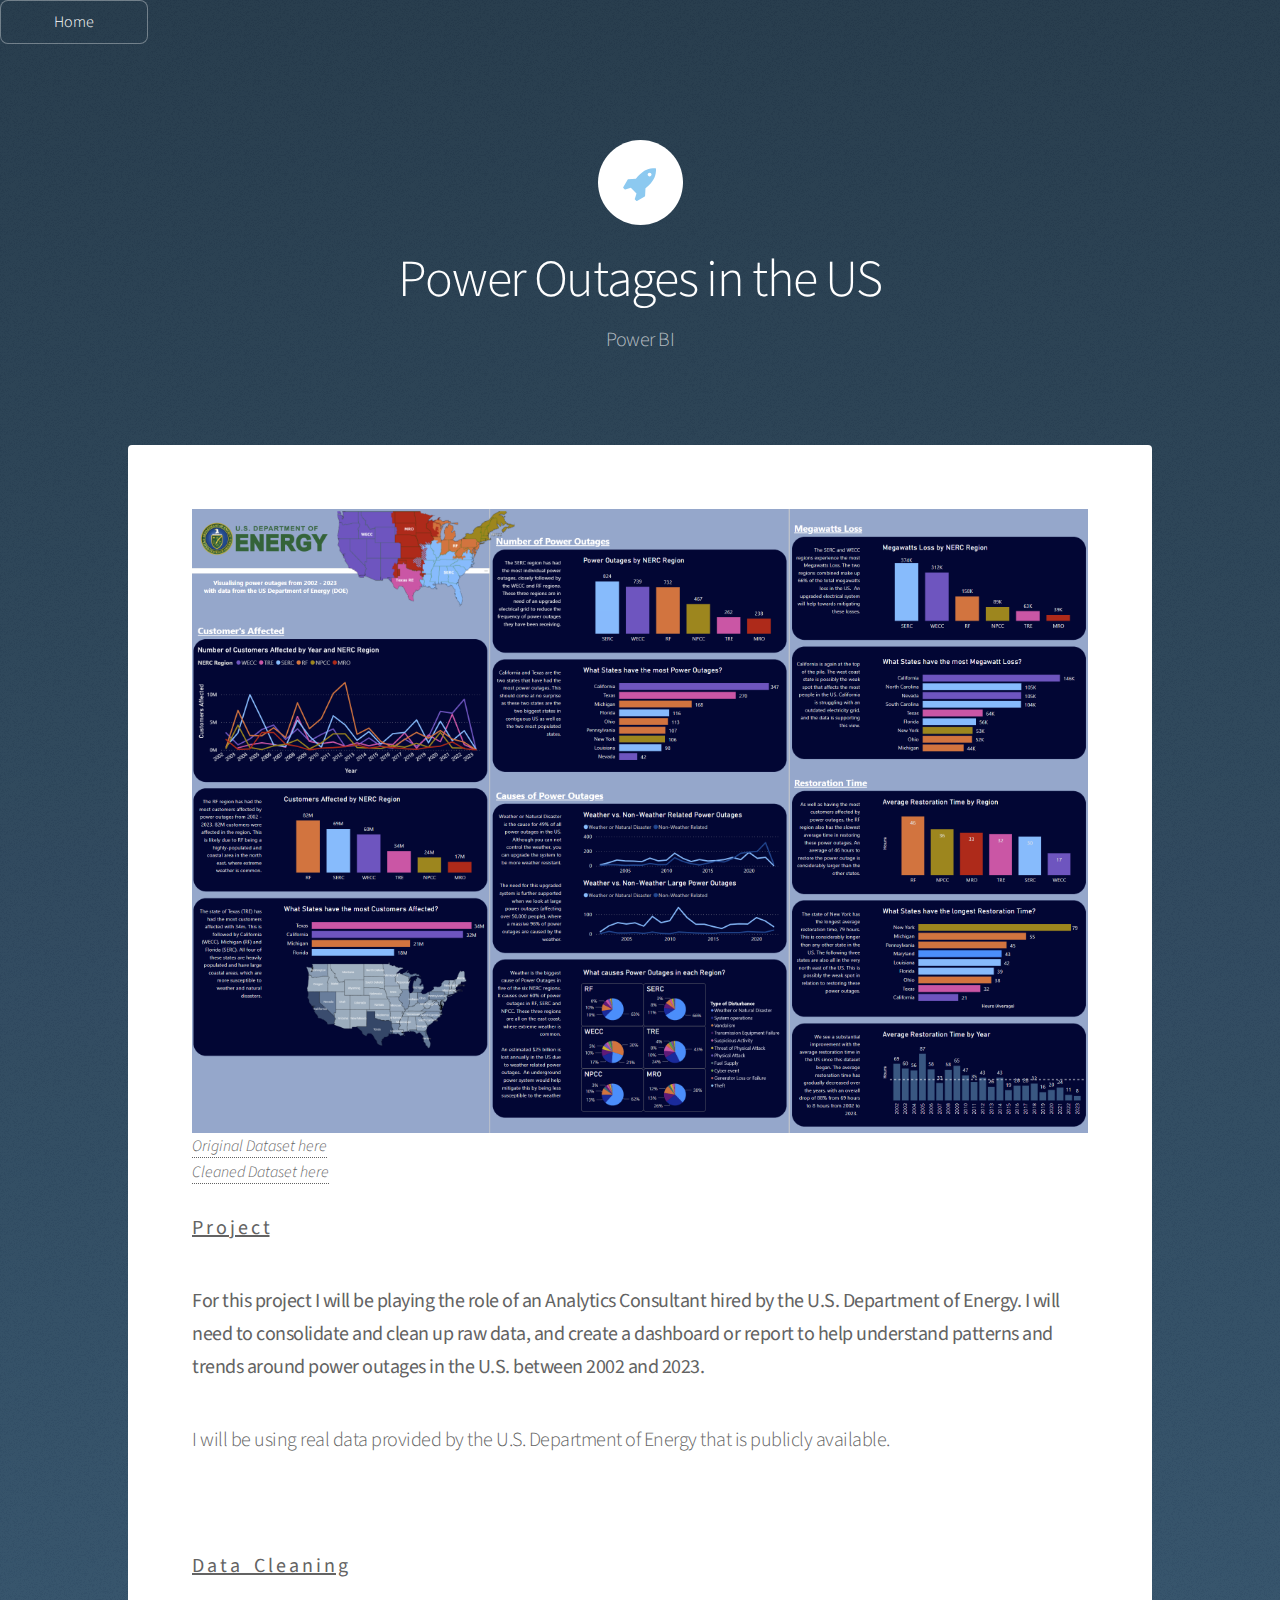
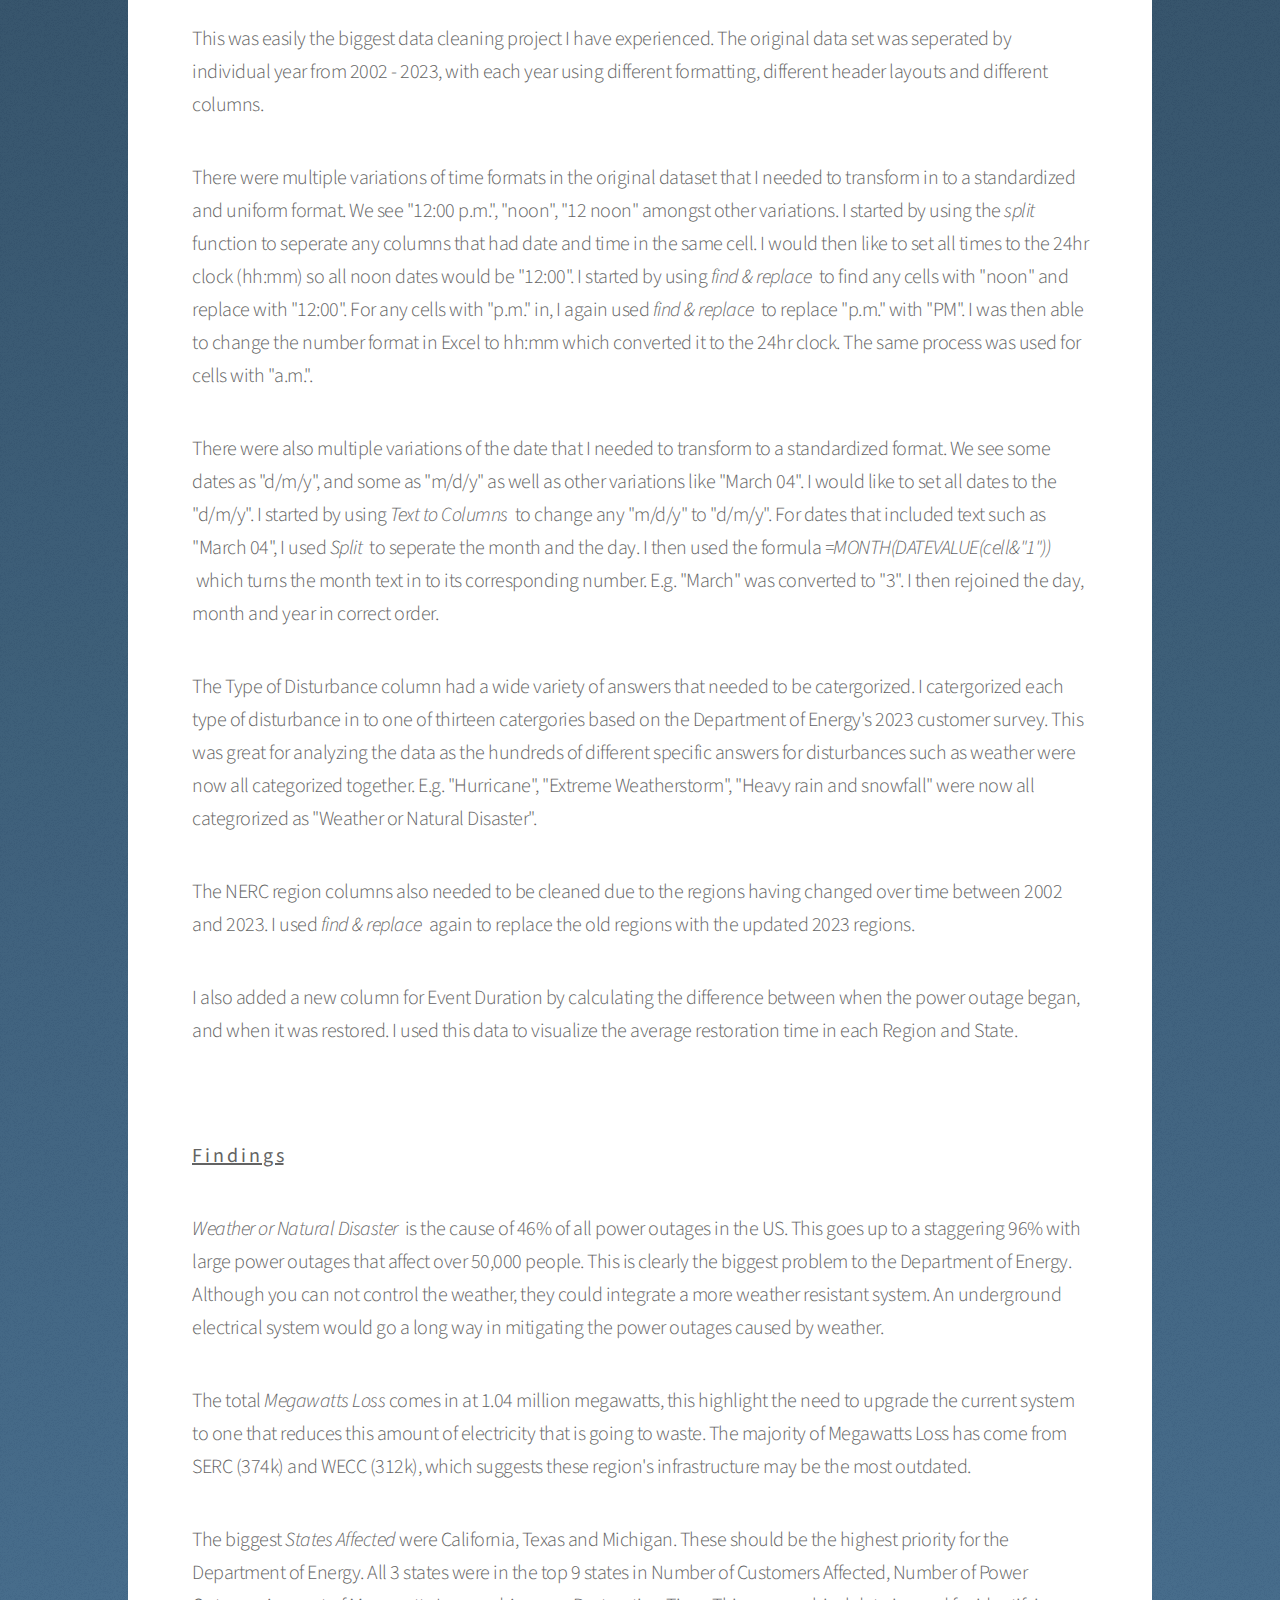
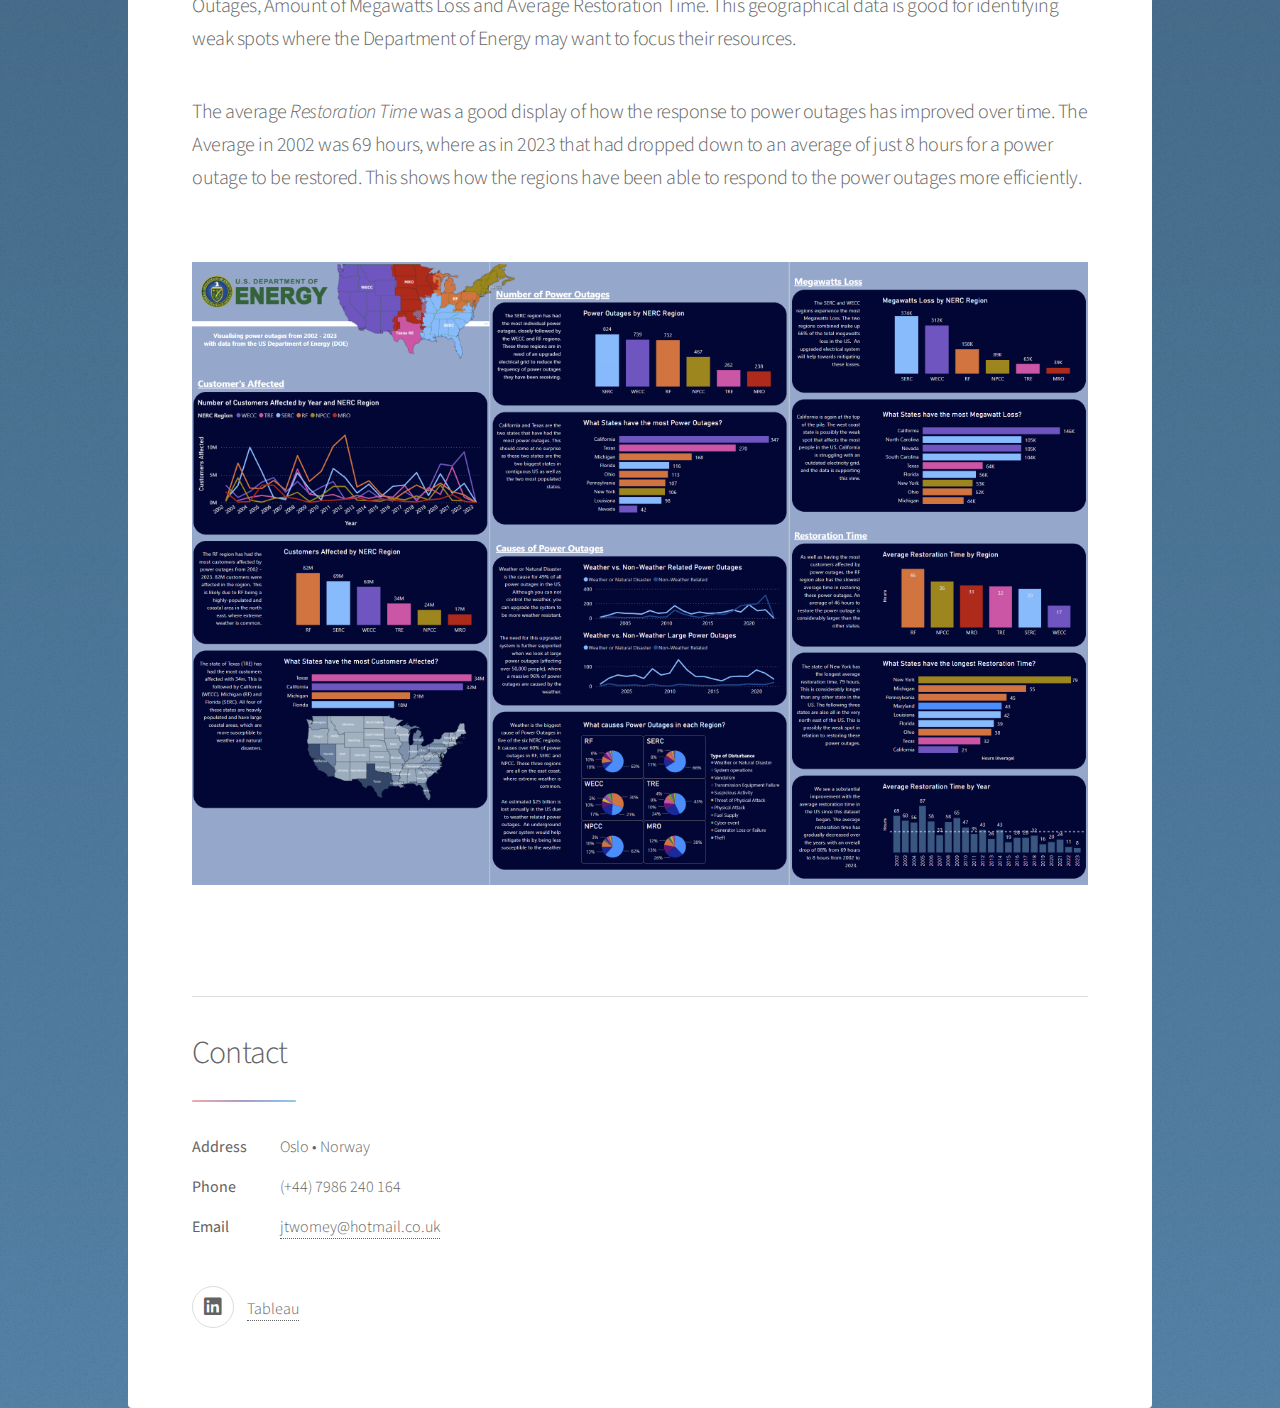
<file: Power Outages.html>
<!DOCTYPE HTML>
<!--
	Stellar by HTML5 UP
	html5up.net | @ajlkn
	Free for personal and commercial use under the CCA 3.0 license (html5up.net/license)
-->
<html>
	<head>
		<li><a href="index.html" class="button">Home</a></li>
		<title>Power Outages Project</title>
		<meta charset="utf-8" />
		<meta name="viewport" content="width=device-width, initial-scale=1, user-scalable=no" />
		<link rel="stylesheet" href="assets/css/main.css" />
		<noscript><link rel="stylesheet" href="assets/css/noscript.css" /></noscript>
	</head>
	<body class="is-preload">

		<!-- Wrapper -->
			<div id="wrapper">

				<!-- Header -->
					<header id="header" class="alt">
						<span class="logo"><img src="images/logo.svg" alt="" /></span>
						<h1>Power Outages in the US</h1>
						<p>Power BI<br />
						<!-- <a href="https://linkedin.com/in/jack-twomey" target="_blank" >@JackTwomey</a> -->
					</header>


				<!-- Main -->
					<div id="main">


						<!-- First Section -->
							<section id="first" class="main">
								<header class="major">
									<!-- <h2>Apple Carbon Neutral Dashboard</h2> -->
									<head>
										<style>
											* {
												padding: 0;
												margin: 0;
											}
											.fit { /* set relative picture size */
												max-width: 100%;
												max-height: 100%;
											}
											.center {
												display: block;
												margin: auto;
											}
										</style>
									</head>
									<body>
									
									<a target="_blank" href="https://app.powerbi.com/view?r=eyJrIjoiMmYzOTYwMTktZWRkMC00ZDE1LTk3MzItOTdjM2E5NGIyZWQ3IiwidCI6ImRmODY3OWNkLWE4MGUtNDVkOC05OWFjLWM4M2VkN2ZmOTVhMCJ9">
										<img class="center fit" src="images/Power/Power_Outage_Dashboard.png">
									</a>
									<a href="original_DOE_Electric_Disturbance_Events.xlsx" > <em>Original Dataset here</em></a><br />
									<a href="cleaned_DOE_Electric_Disturbance_Events.xlsx" > <em>Cleaned Dataset here</em></a><br /> 
									<br /> 
									<u><p><b>P r o j e c t </b></u> 
										<div><p><b>For this project I will be playing the role of an Analytics Consultant hired by 
										the U.S. Department of Energy. I will need to consolidate and clean up raw data, and 
										create a dashboard or report to help understand patterns and trends around power outages
										in the U.S. between 2002 and 2023.</b></div></p>

										<div><p>I will be using real data provided by the U.S. Department of Energy that is publicly available.
										</p></div>
										<br /> 
										<br /> 
										<div><p><u><b>D a t a &nbsp;&nbsp;  C l e a n i n g</b></u>
										<br /> 
										<div><p>This was easily the biggest data cleaning project I have experienced. The original data set 
										was seperated by individual year from 2002 - 2023, with each year using different formatting, different header 
										layouts and different columns.</div></p>

										<div><p>There were multiple variations of time formats in the original dataset that I needed to transform in to a 
										standardized and uniform format. We see "12:00 p.m.", "noon", "12 noon" amongst other variations. I started by using 
										the <em>split</em> function to seperate any columns that had date and time in the same cell. I would then like to 
										set all times to the 24hr clock (hh:mm) so all noon dates would be "12:00". I started by using <em>find & replace</em> 
										&nbsp;to find any cells with "noon" and replace with "12:00". For any cells with "p.m." in, I again used <em>find & replace</em> 
										&nbsp;to replace "p.m." with "PM". I was then able to change the number format in Excel to hh:mm which converted it to the 24hr 
										clock. The same process was used for cells with "a.m.".</div></p>

										<div><p>There were also multiple variations of the date that I needed to transform to a standardized format.
										We see some dates as "d/m/y", and some as "m/d/y" as well as other variations like "March 04". I would like to 
										set all dates to the "d/m/y". I started by using <em>Text to Columns</em> &nbsp;to change any "m/d/y" to 
										"d/m/y". For dates that included text such as "March 04", I used <em>Split</em>&nbsp; to seperate the month 
										and the day. I then used the formula <em>=MONTH(DATEVALUE(cell&"1"))</em> &nbsp;which turns the month text in to its 
										corresponding number. E.g. "March" was converted to "3". I then rejoined the day, month and year in correct order.</div></p>

										<div><p>The Type of Disturbance column had a wide variety of answers that needed to be catergorized. I catergorized 
										each type of disturbance in to one of thirteen catergories based on the Department of Energy's 2023 customer survey. This was 
										great for analyzing the data as the hundreds of different specific answers for disturbances such as weather were now all categorized 
										together. E.g. "Hurricane", "Extreme Weatherstorm", "Heavy rain and snowfall" were now all categrorized as "Weather or Natural 
										Disaster".</div></p>

										<div><p>The NERC region columns also needed to be cleaned due to the regions having changed over time between 2002 and 2023. 
										I used <em>find & replace</em> &nbsp;again to replace the old regions with the updated 2023 regions.</div></p>

										<div><p>I also added a new column for Event Duration by calculating the difference between when the power outage began, and 
										when it was restored. I used this data to visualize the average restoration time in each Region and State.</p></div>
										<br /> 
										<br /> 
										<!-- <div><p><u><b>D a s h b o a r d</b></u>
										<br /> 
										<div><p>I built this dashboard in five sections: Customer's Affected, Number of Power Outages, Causes of Power Outages, 
										Megawatts Loss and Restoration Time. I kept a consistent colour scheme throughout this report, with each region's data
										matching the colour of that region from the NERC region map found at the top of the report.</p></div>
									</br>		
										<head>
											<style>
												* {
													padding: 0;
													margin: 0;
												}
												.fit { /* set relative picture size */
													max-width: 100%;
													max-height: 100%;
												}
												.center {
													display: block;
													margin: auto;
												}
											</style>
										</head>
										<body>
										
										<img class="center fit" src="images/Power/Customers_affected.png" > 
										
										<div><p>For the <em>Customer's Affected</em> &nbsp;section I started by creating a line chart to show the number of customer's 
											affected in each region over time from 2002 - 2023. I then created a bar chart to get an overall show of the total customer's 
											affected in each region. I finished this section with a vertical bar chart showing the states with the most customer's affected, 
											alongside a filled map to visualize this which I created on Tableau.</p></div>
										</br>
									</br>

											<head>
												<style>
													* {
														padding: 0;
														margin: 0;
													}
													.fit { /* set relative picture size */
														max-width: 100%;
														max-height: 100%;
													}
													.center {
														display: block;
														margin: auto;
													}
												</style>
											</head>
											<body>
											
											<img class="center fit" src="images/Power/number_power_outages.png" > 
											
											<div><p>For the <em>Number of Power Outages</em> &nbsp;section I created a bar chart showing how many individual 
											power outages each NERC region has had. I then created a vertical bar chart showing which states have experienced the 
											most power outages.</p></div>
										</br>
									</br>

											<head>
												<style>
													* {
														padding: 0;
														margin: 0;
													}
													.fit { /* set relative picture size */
														max-width: 100%;
														max-height: 100%;
													}
													.center {
														display: block;
														margin: auto;
													}
												</style>
											</head>
											<body>
											
											<img class="center fit" src="images/Power/causes_power_outages.png" > 
											
											<div><p>For the <em>Causes of Power Outages</em> &nbsp;section I created two line charts showing weather versus non-weather
											related power outages. The top line chart shows how about half of all power outages are weather related. The bottom line 
											graph shows that of all large power outages (affecting over 50,000 people), weather is the cause of 96% of them.
											</p></div>
											<div><p>I also created pie charts for each NERC region to show the causes of power outages in each specific region. This 
											was also another way of effectively showing the domincance of weather related power outages.
											</p></div>
										</br>
									</br>

											<head>
												<style>
													* {
														padding: 0;
														margin: 0;
													}
													.fit { /* set relative picture size */
														max-width: 100%;
														max-height: 100%;
													}
													.center {
														display: block;
														margin: auto;
													}
												</style>
											</head>
											<body>
											
											<img class="center fit" src="images/Power/megawatts_loss.png" > 

											<div><p>For the <em>Megawatts Loss</em> &nbsp;section I again created a bar chart and a vertical bar chart for the region and US 
											states. The first bar chart shows how much Megawatts Loss has happened in each NERC region. The vertical bar chart shows what 
											states have had the most Megawatts Loss.
											</p></div>

										</br>
									</br>

											<head>
												<style>
													* {
														padding: 0;
														margin: 0;
													}
													.fit { /* set relative picture size */
														max-width: 100%;
														max-height: 100%;
													}
													.center {
														display: block;
														margin: auto;
													}
												</style>
											</head>
											<body>
											
											<img class="center fit" src="images/Power/restoration_time.png" > 

											<div><p>For the <em>Restoration Time</em> &nbsp;section I produced a bar chart and vertical chart for region and US states again 
											to keep a consistent theme in my report. The bar chart shows the restoration time in each NERC region. The vertical bar chart shows 
											which US states' experience the longest restoration time. In this section I also added an additional bar chart showing the average 
											restoration time by each year. This was a good visualization of how the restoration has been gradually decreasing over time.
											</p></div>
											<br /> 
											<br /> -->
											<div><p><u><b>F i n d i n g s</b></u>
											<br /> 
											<div><p><em>Weather or Natural Disaster</em> &nbsp;is the cause of 46% of all power outages in the US. This goes up to a staggering 96% with 
											large power outages that affect over 50,000 people. This is clearly the biggest problem to the Department of Energy. 
											Although you can not control the weather, they could integrate a more weather resistant system. An underground electrical 
											system would go a long way in mitigating the power outages caused by weather.</p></div>

											<div><p>The total <em>Megawatts Loss</em> comes in at 1.04 million megawatts, this highlight the need to upgrade the current system to 
											one that reduces this amount of electricity that is going to waste. The majority of Megawatts Loss has come from SERC (374k) and WECC (312k), 
											which suggests these region's infrastructure may be the most outdated.</p></div>

											<div><p>The biggest <em>States Affected</em> were California, Texas and Michigan. These should be the highest priority for the Department of Energy. 
											All 3 states were in the top 9 states in Number of Customers Affected, Number of Power Outages, Amount of Megawatts Loss and Average Restoration Time. 
											This geographical data is good for identifying weak spots where the Department of Energy may want to focus their resources.</p></div>

											<div><p>The average <em>Restoration Time</em> was a good display of how the response to power outages has improved over time. The Average in 
											2002 was 69 hours, where as in 2023 that had dropped down to an average of just 8 hours for a power outage to be restored. This shows how the 
											regions have been able to respond to the power outages more efficiently.</p></div>
										</br>		
										<head>
											<style>
												* {
													padding: 0;
													margin: 0;
												}
												.fit { /* set relative picture size */
													max-width: 100%;
													max-height: 100%;
												}
												.center {
													display: block;
													margin: auto;
												}
											</style>
										</head>
										<body>
										
											<a target="_blank" href="https://app.powerbi.com/view?r=eyJrIjoiMmYzOTYwMTktZWRkMC00ZDE1LTk3MzItOTdjM2E5NGIyZWQ3IiwidCI6ImRmODY3OWNkLWE4MGUtNDVkOC05OWFjLWM4M2VkN2ZmOTVhMCJ9">
												<img class="center fit" src="images/Power/Power_Outage_Dashboard.png">
											</a>
										<!-- <img class="center fit" src="images/Power/Power_Outage_Dashboard.png" >
										<div><p> -->
										<!-- <u><b><em>What I Learnt:</em></b></u>
										<p>&#8226; How to use Power BI's forecasting capability to predict future results based on your current data.</p>
										<p>&#8226; How to use an effective colour scheme that highlights the data you want to show.</p>
										</p></div> -->
								</ul>
							</footer>
				</br>
			</br>
		</br>
	<hr>
				<!-- Footer -->
					<footer id="first">
						<section>
							<h2>Contact</h2>
							<dl class="alt">
								<dt>Address</dt>
								<dd>Oslo &bull; Norway</dd>
								<dt>Phone</dt>
								<dd>(+44) 7986 240 164</dd>
								<!-- <dt>Phone(Work)</dt>
								<dd>(+47) 481 92 482</dd> -->
								<dt>Email</dt>
								<dd><a>jtwomey@hotmail.co.uk</a></dd>
							</dl>
							<ul class="icons">
								<li><a href="https://linkedin.com/in/jack-twomey" target="_blank" class="icon brands fa-linkedin alt"><span class="label">LinkedIn</span></a></li>
								<!--<li><a href="#" class="icon brands fa-github alt"><span class="label">GitHub</span></a></li> -->
								<!--<li><a href="Power BI dashboards.html" target="_blank" class="label">Power BI</span></a></li> -->
								<li><a href="https://public.tableau.com/app/profile/jack.twomey" target="_blank" class="label">Tableau</span></a></li>
							</ul>
						</section>
						

			</div>

		<!-- Scripts -->
			<script src="assets/js/jquery.min.js"></script>
			<script src="assets/js/jquery.scrollex.min.js"></script>
			<script src="assets/js/jquery.scrolly.min.js"></script>
			<script src="assets/js/browser.min.js"></script>
			<script src="assets/js/breakpoints.min.js"></script>
			<script src="assets/js/util.js"></script>
			<script src="assets/js/main.js"></script>

	</body>
</html>
</file>
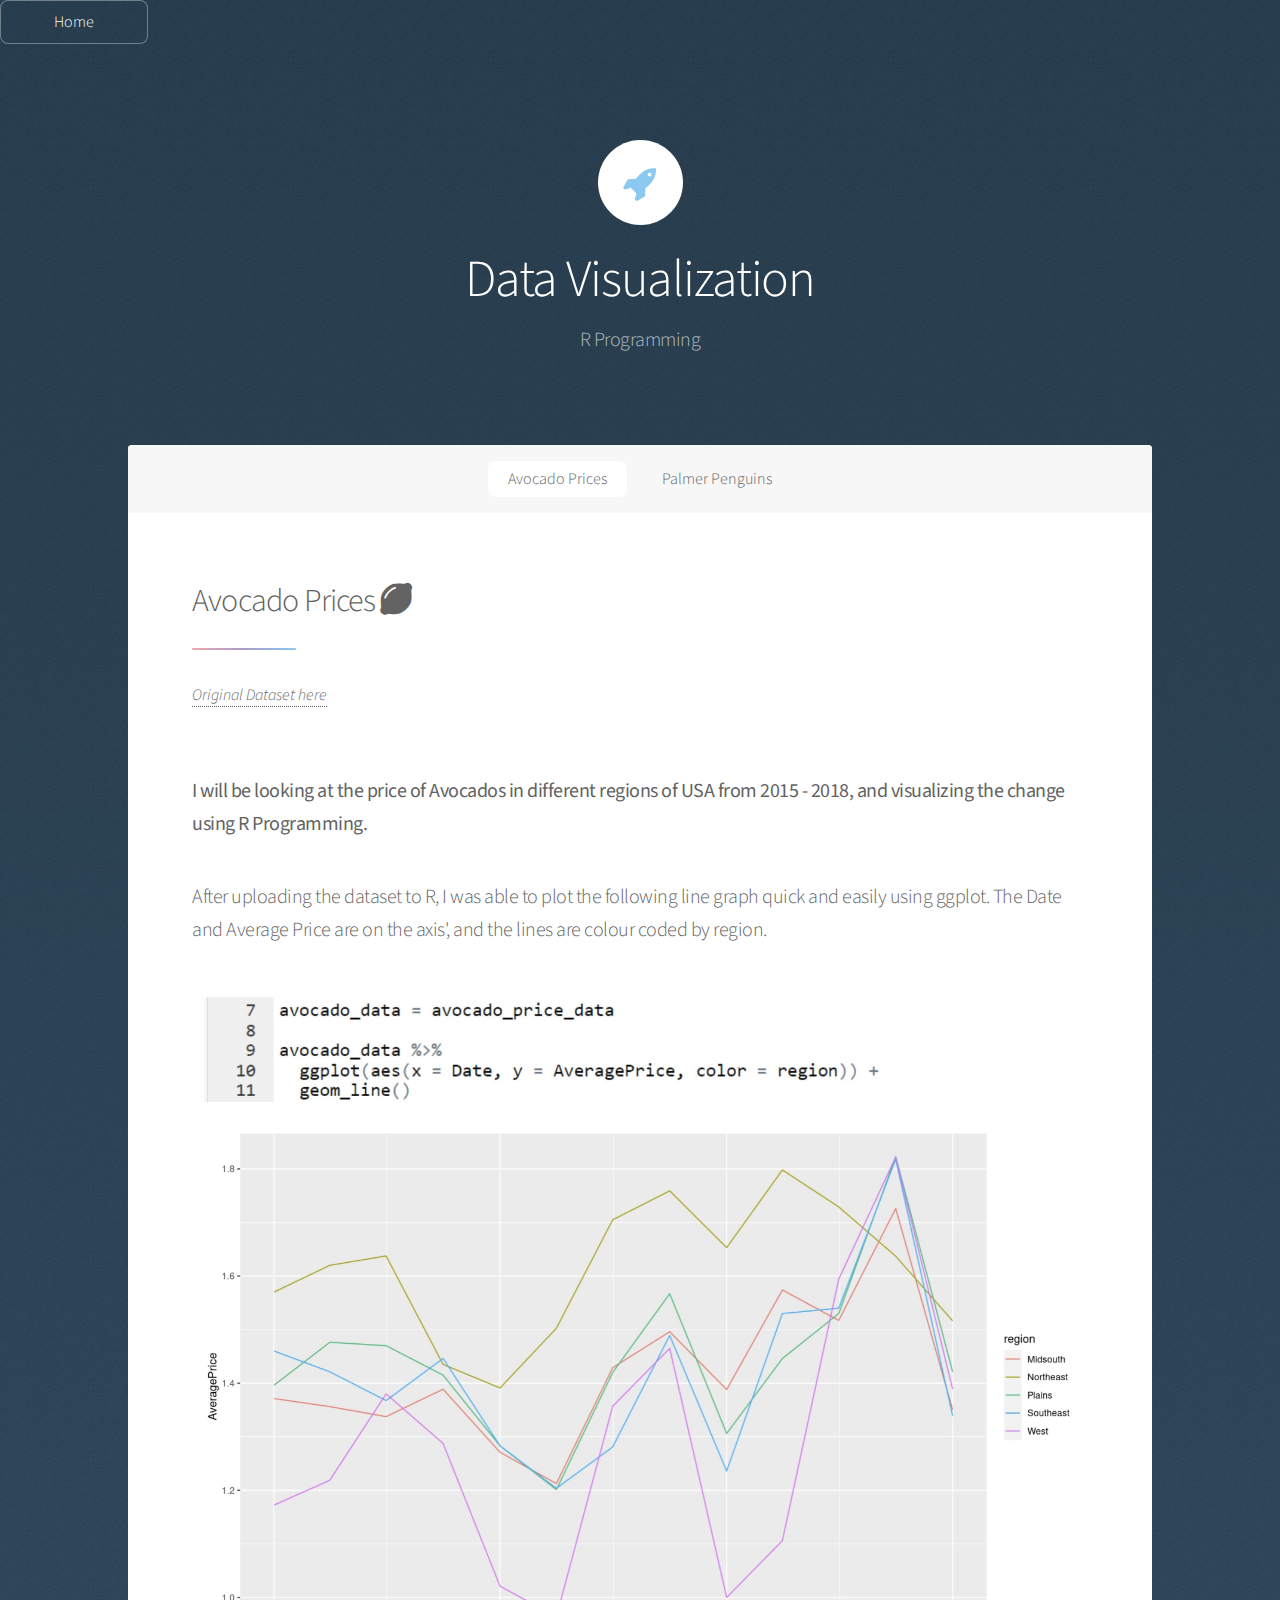
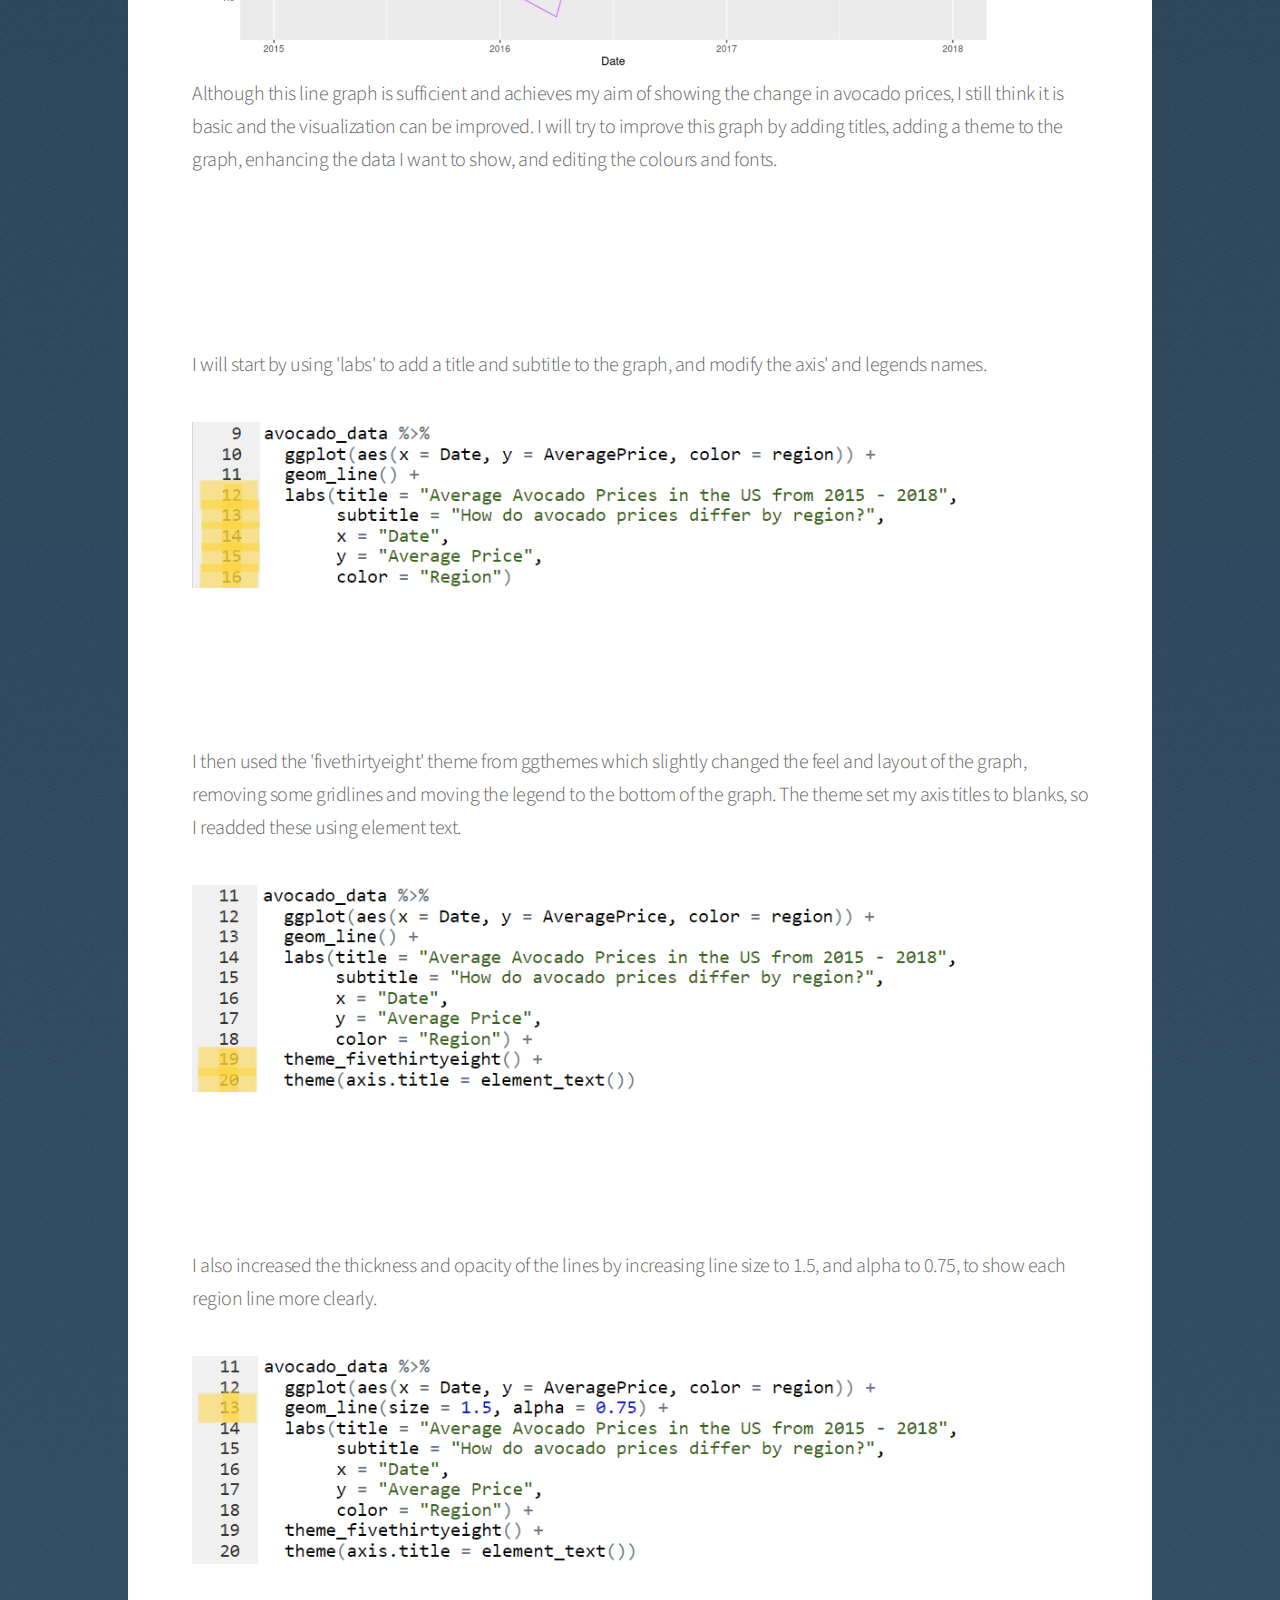
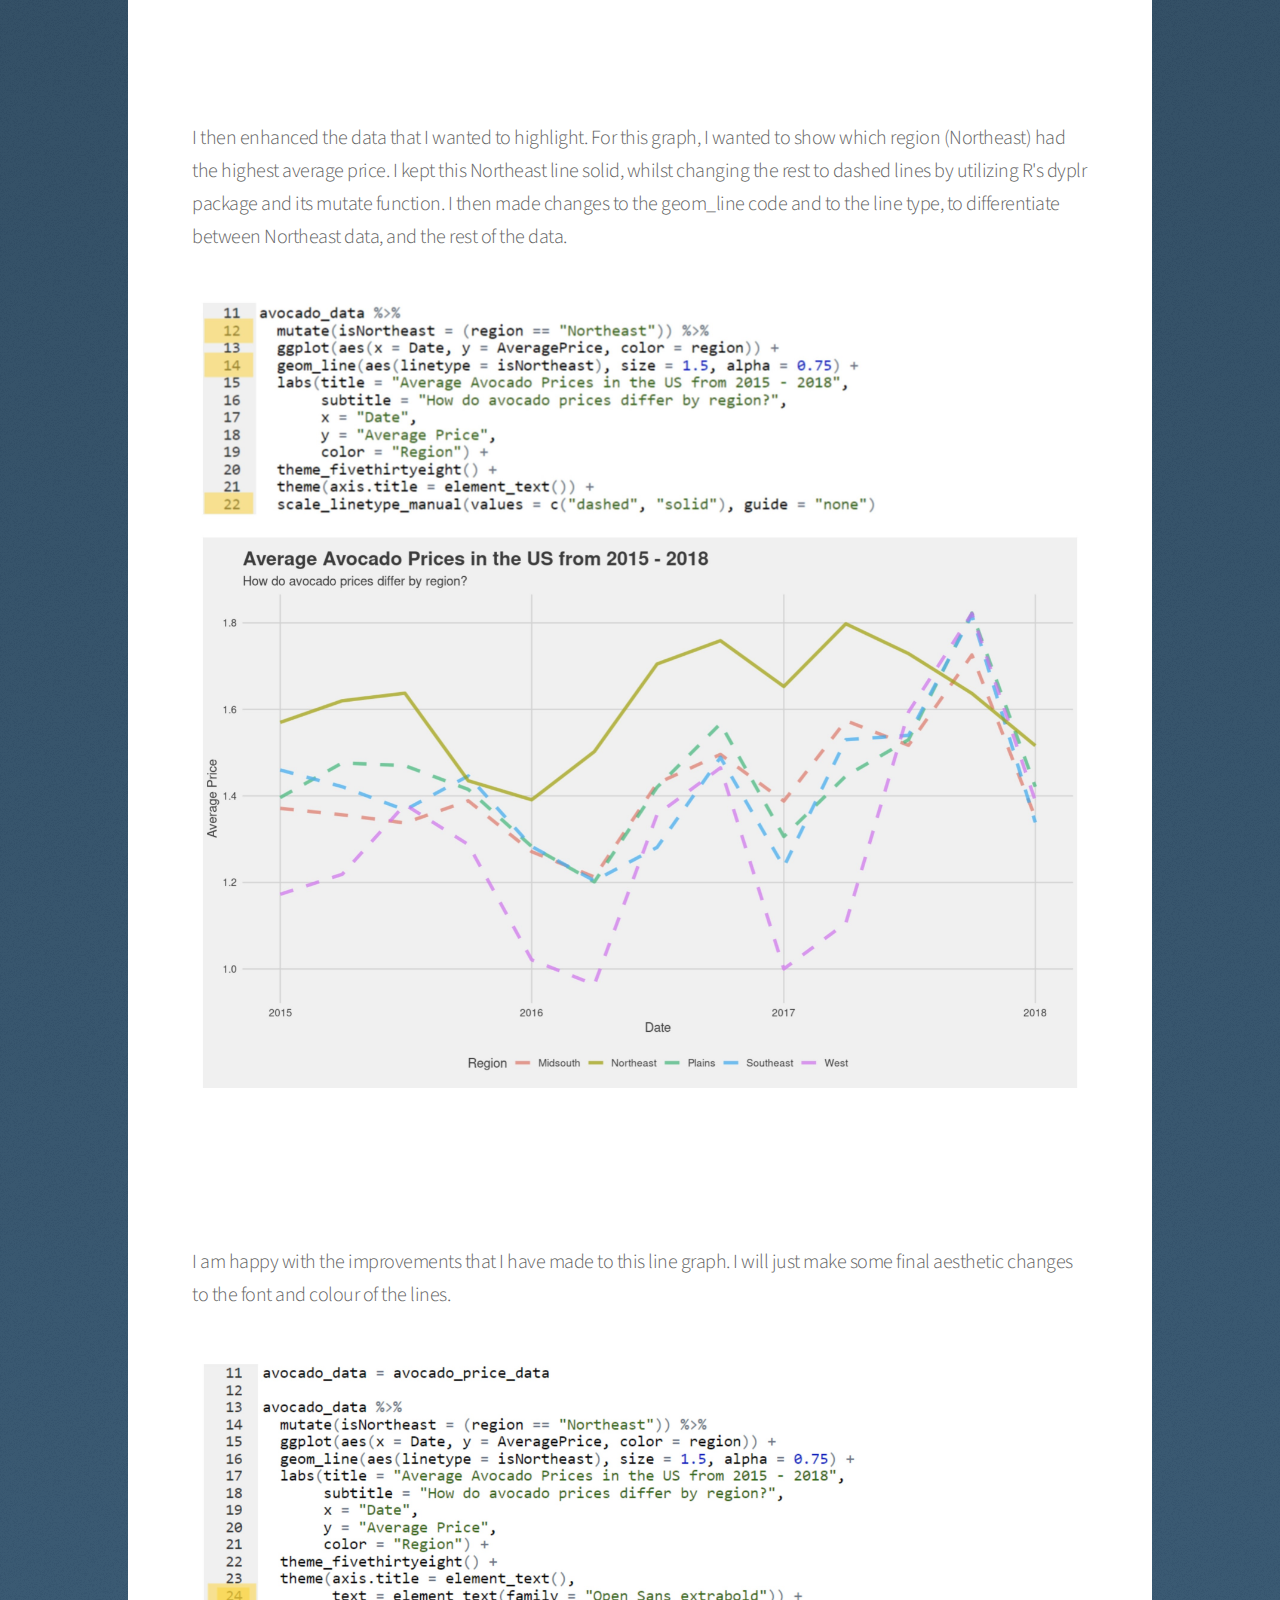
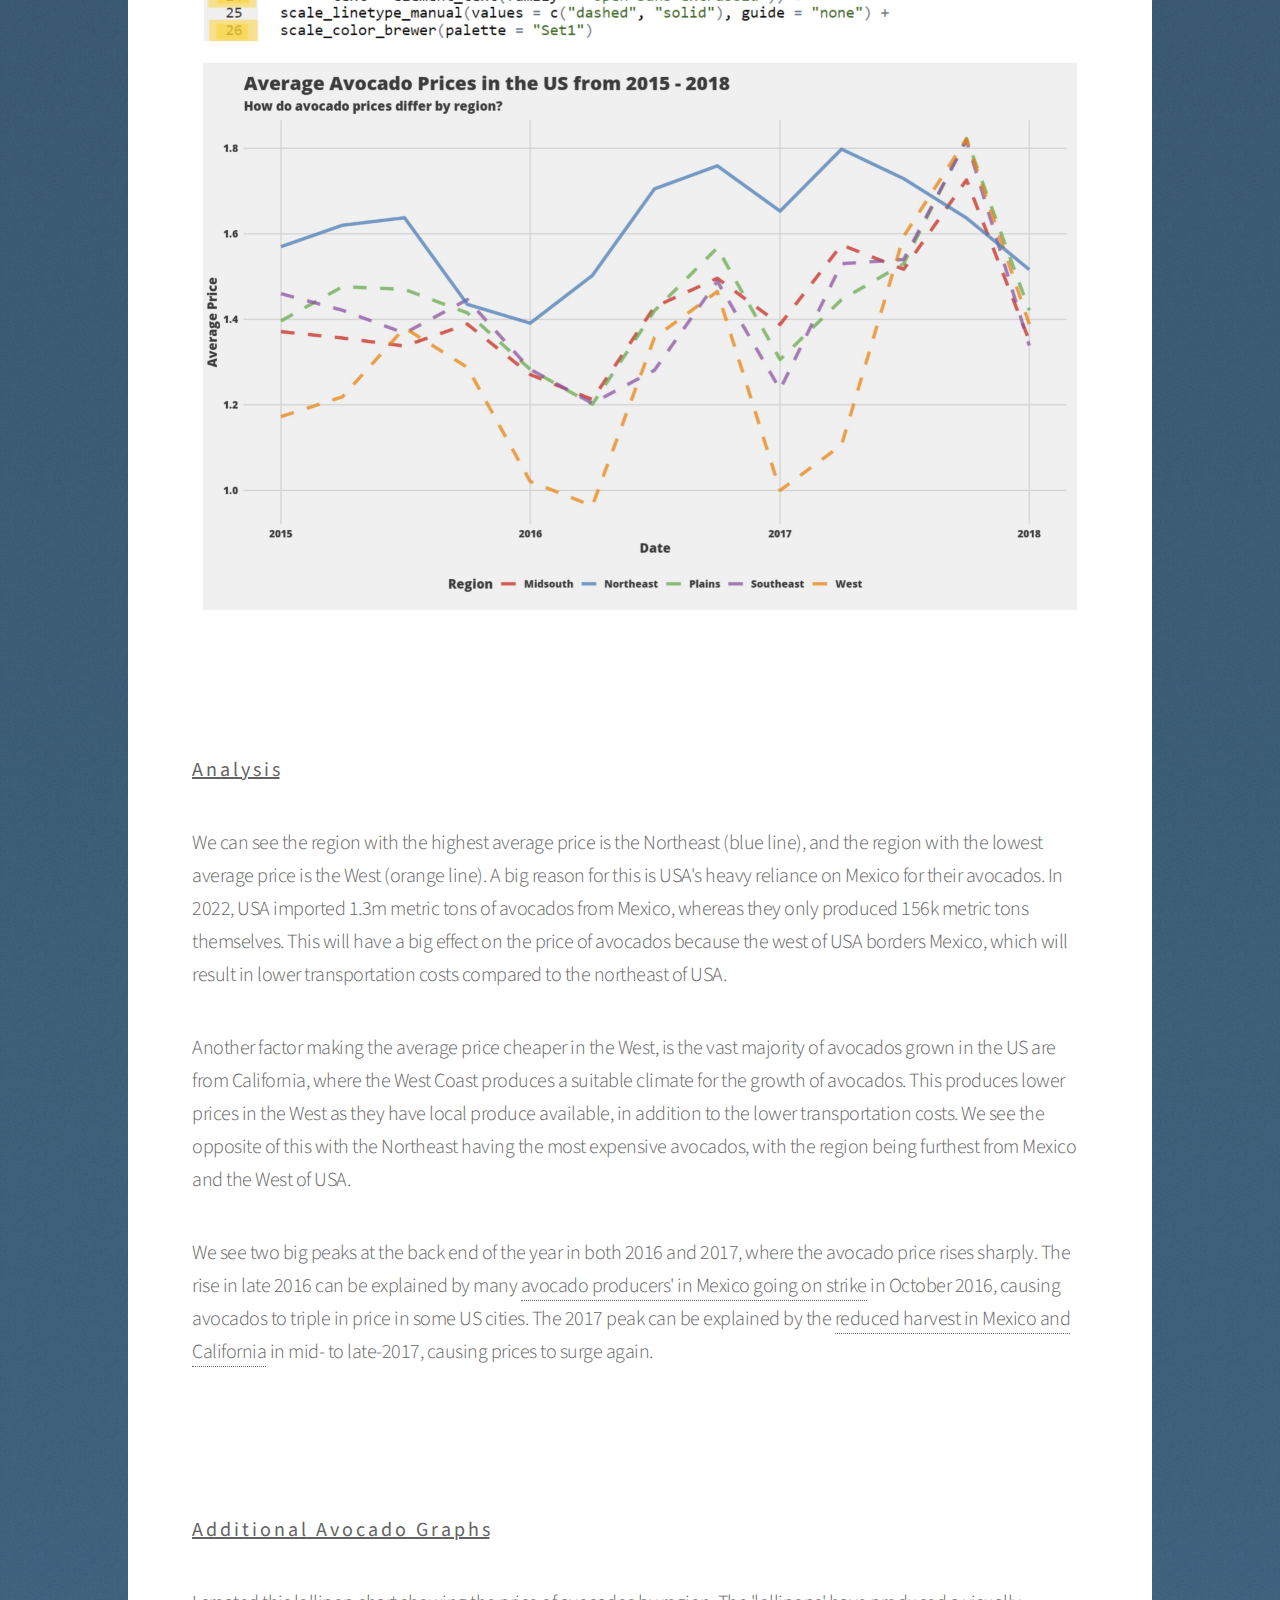
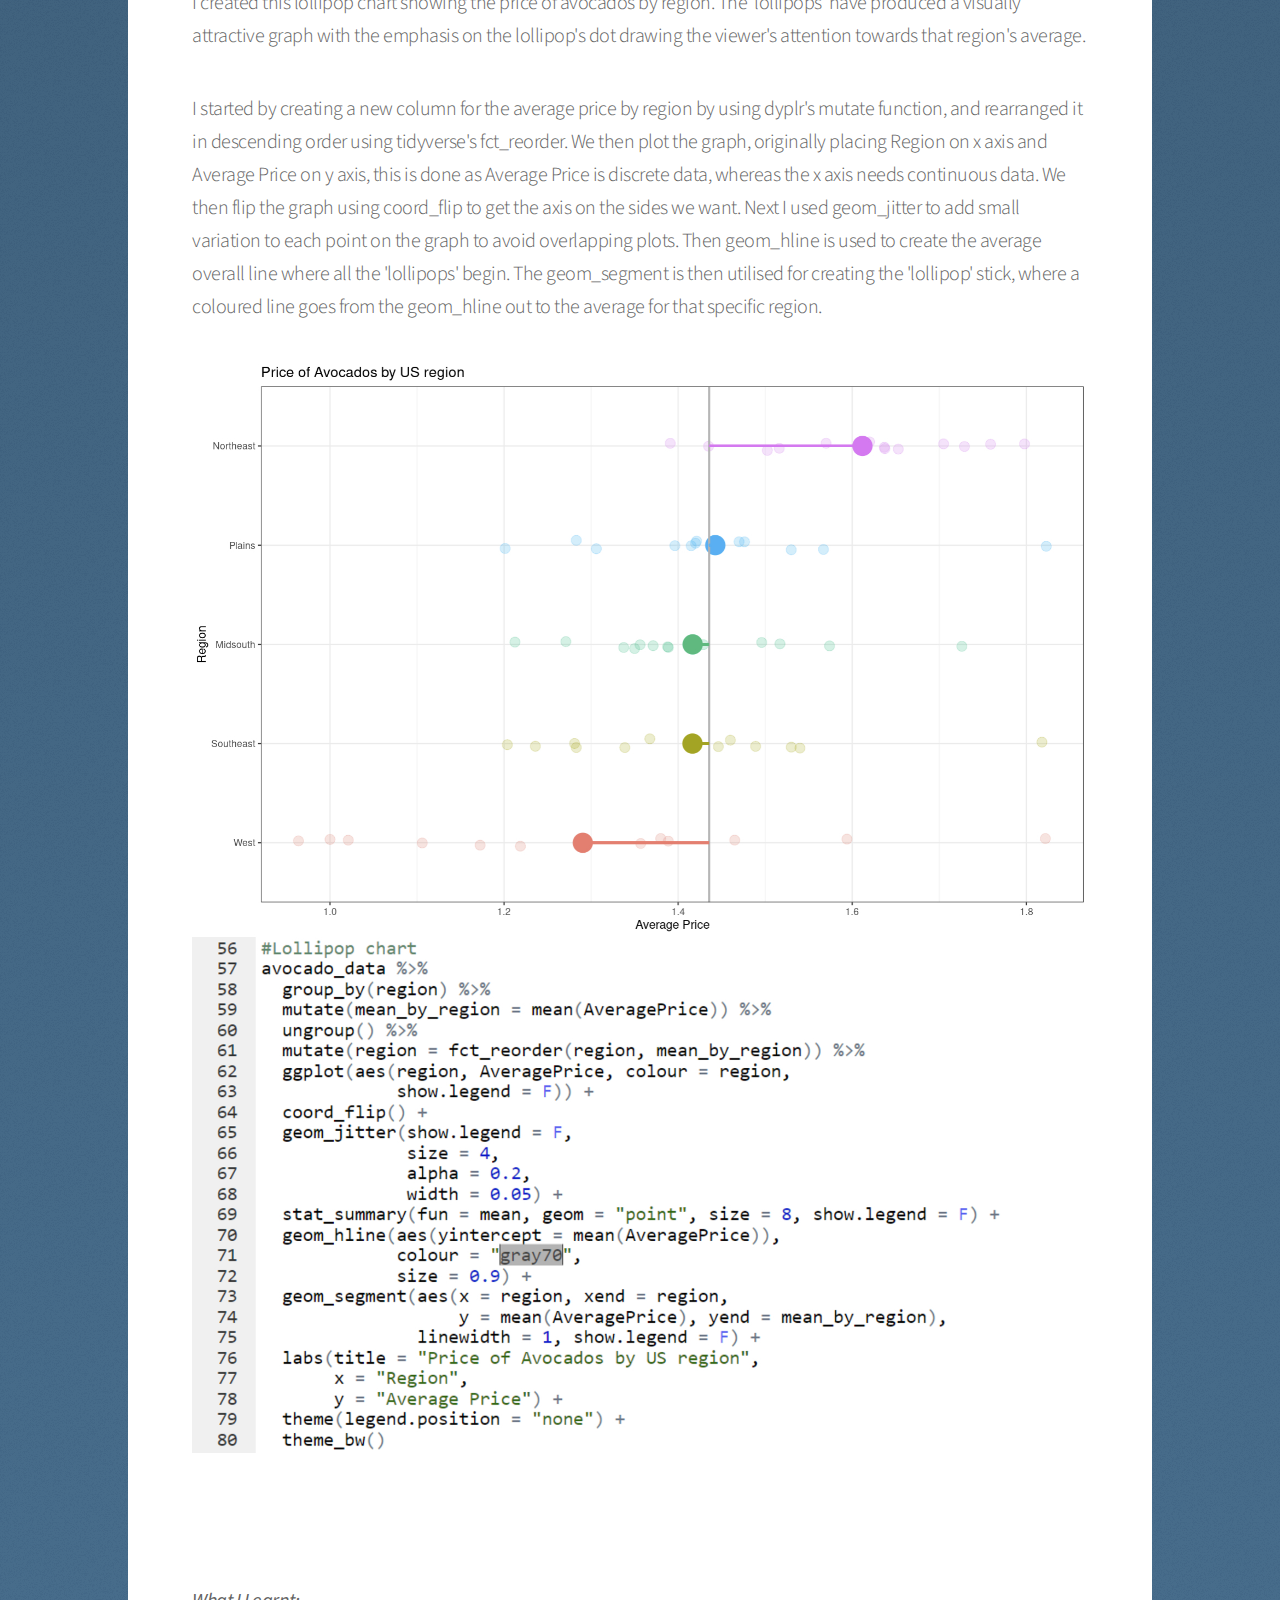
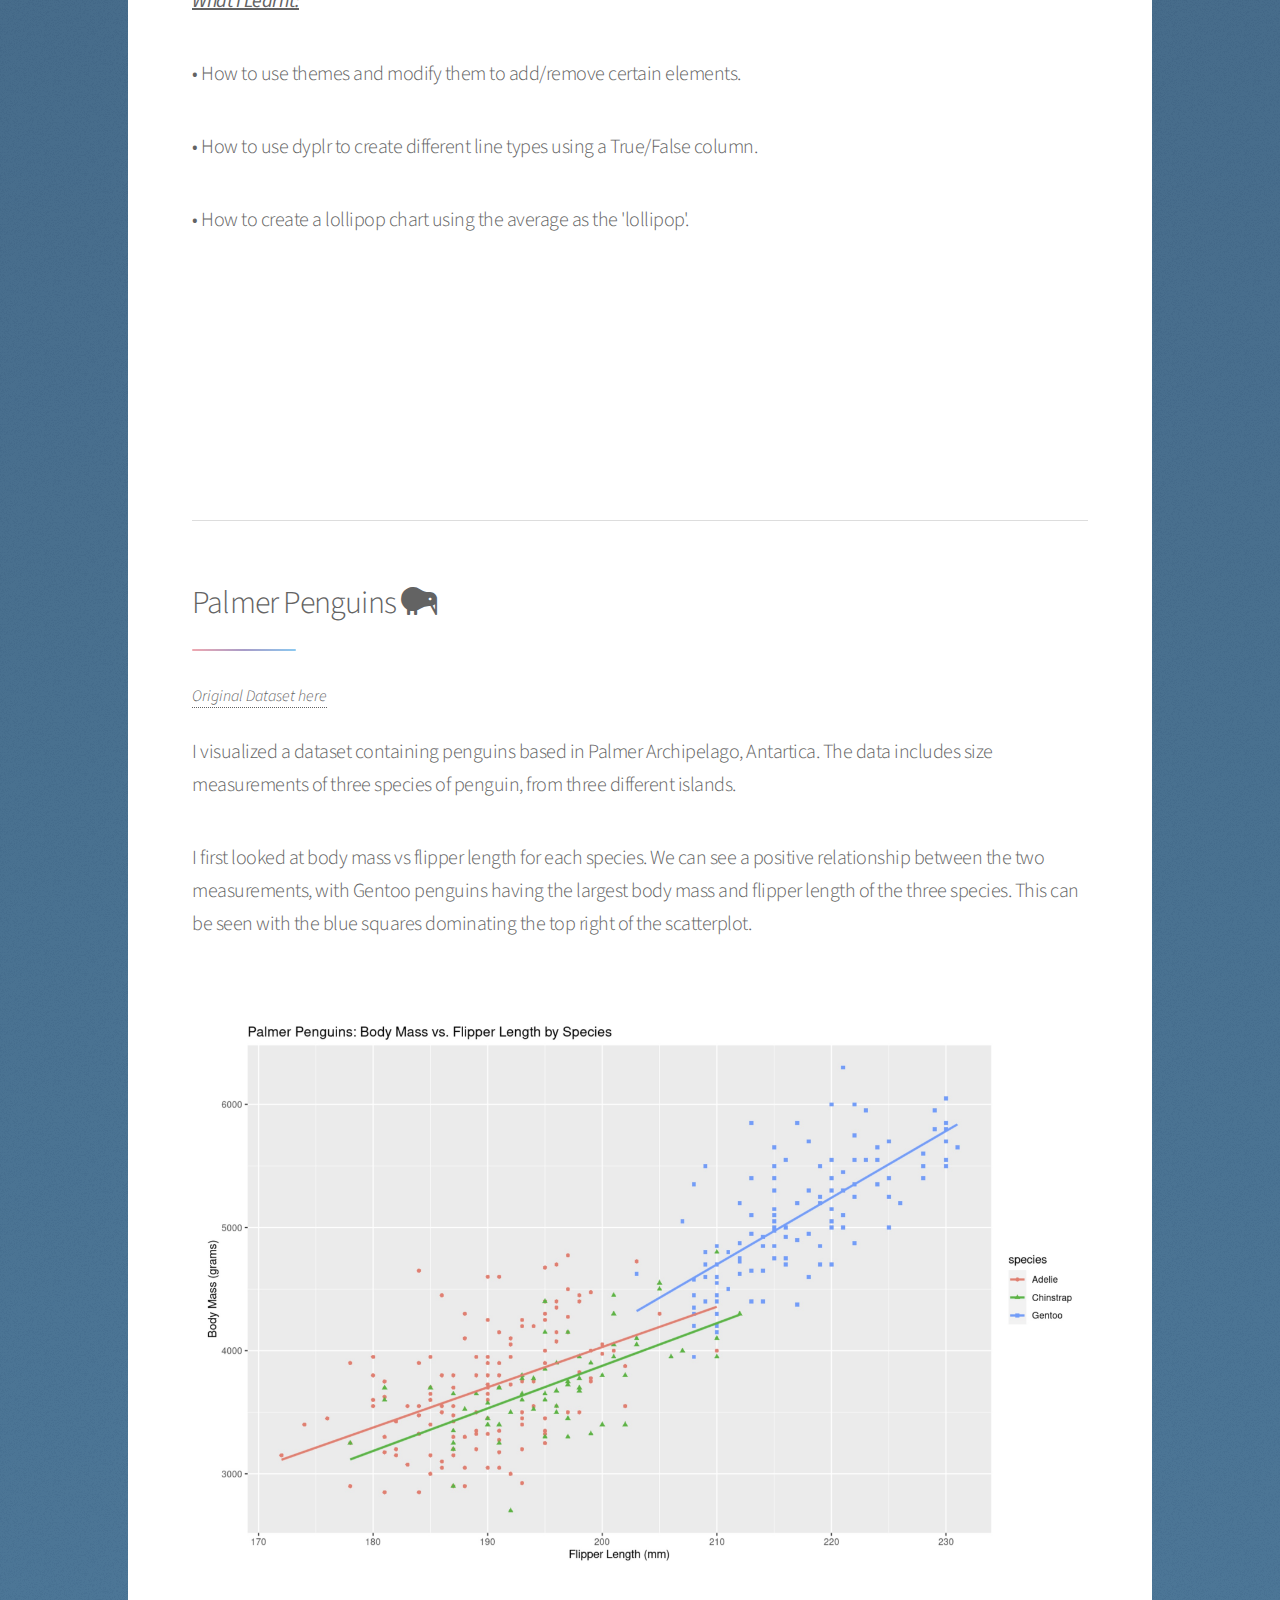
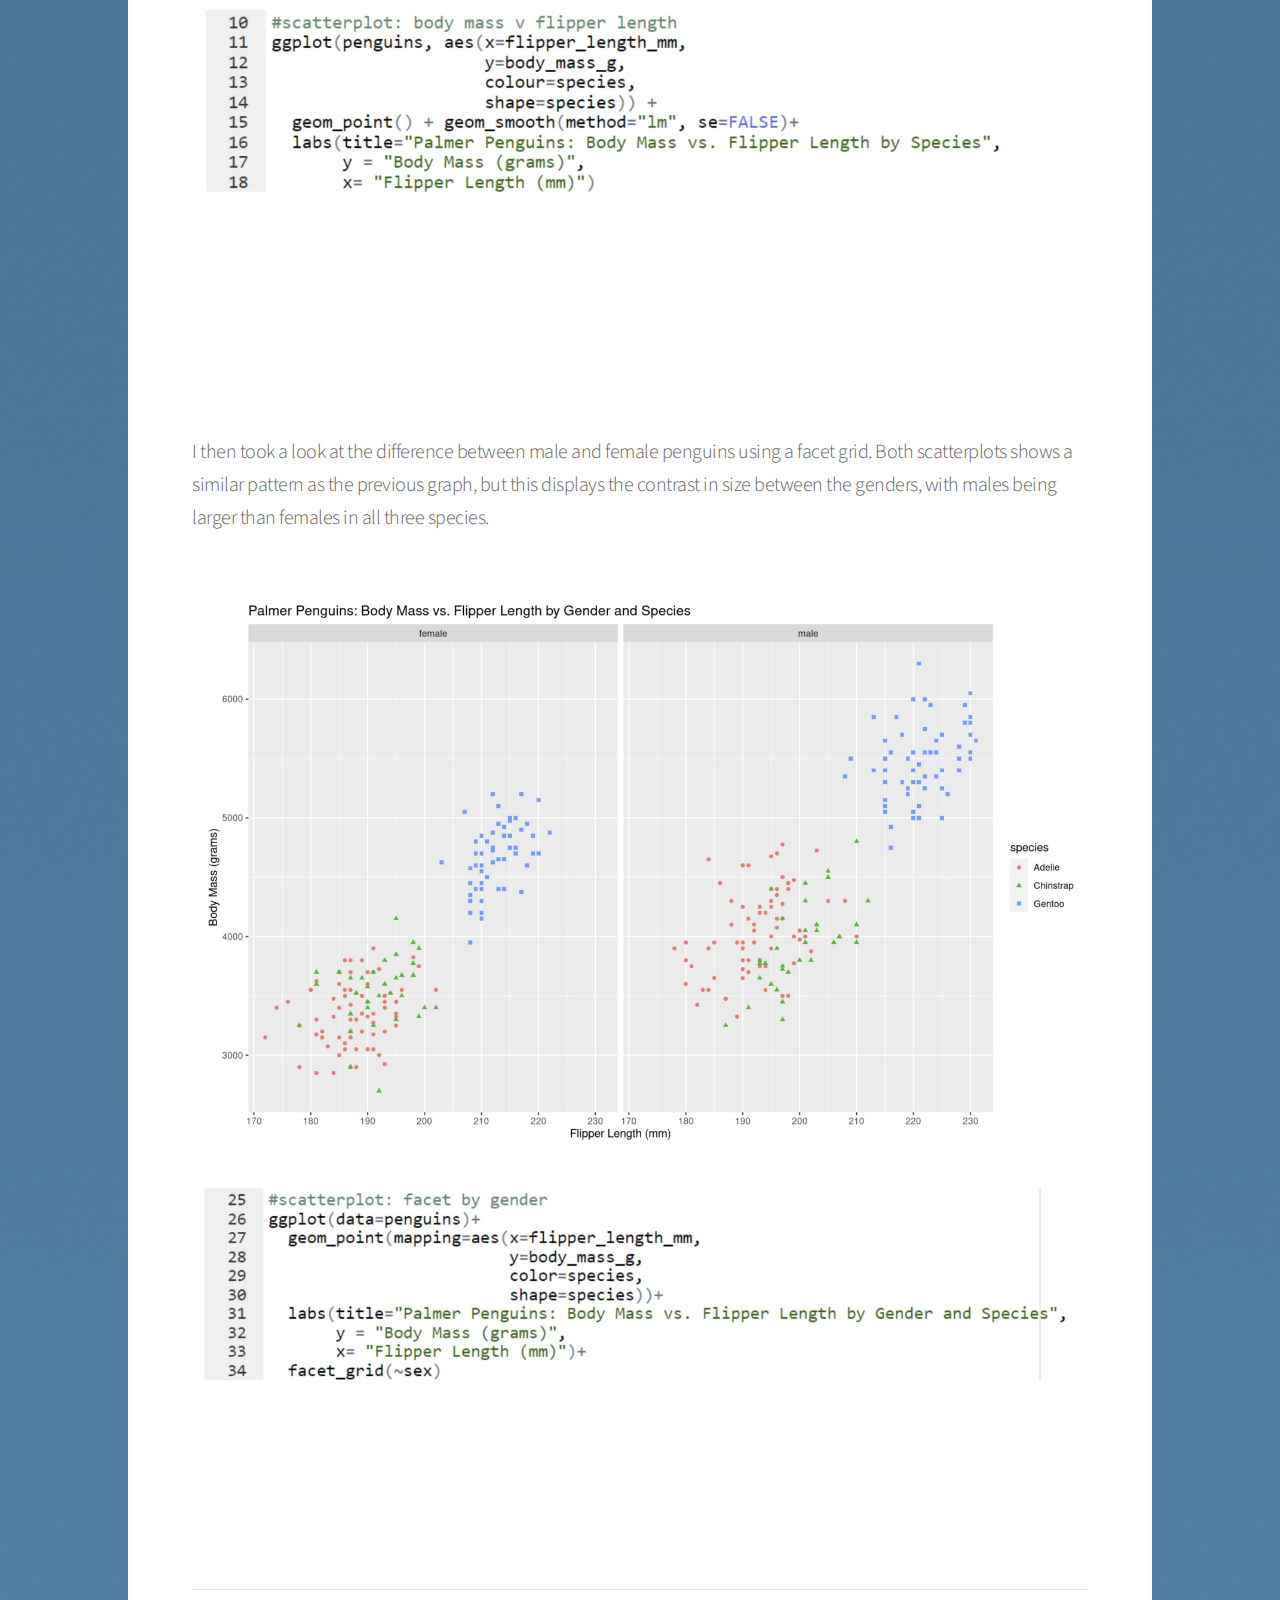
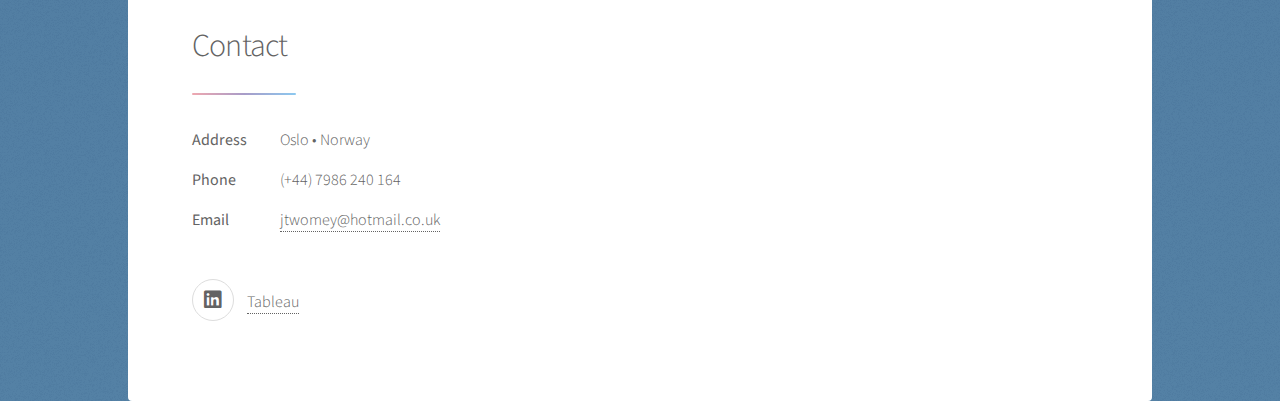
<file: R Programming.html>
<!DOCTYPE HTML>
<!--
	Stellar by HTML5 UP
	html5up.net | @ajlkn
	Free for personal and commercial use under the CCA 3.0 license (html5up.net/license)
-->
<html>
	<head>
		<li><a href="index.html" class="button">Home</a></li>
		<title>R Programming</title>
		<meta charset="utf-8" />
		<meta name="viewport" content="width=device-width, initial-scale=1, user-scalable=no" />
		<link rel="stylesheet" href="assets/css/main.css" />
		<noscript><link rel="stylesheet" href="assets/css/noscript.css" /></noscript>
	</head>
	<body class="is-preload">

		<!-- Wrapper -->
			<div id="wrapper">

				<!-- Header -->
					<header id="header" class="alt">
						<span class="logo"><img src="images/logo.svg" alt="" /></span>
						<h1>Data Visualization</h1>
						<p>R Programming<br>
						<!-- <a href="https://linkedin.com/in/jack-twomey" target="_blank" >@JackTwomey</a> -->
					</header>

								<!-- Nav -->
								<nav id="nav">
									<ul>
										<li><a href="#first" class="active">Avocado Prices</a></li>
										<li><a href="#second">Palmer Penguins</a></li>
									</ul>
								</nav>	


				<!-- Main -->
					<div id="main">

												<!-- First Section -->
												<section id="first" class="main">
													<header class="major">
														<h2>Avocado Prices <i class="fas fa-lemon"></i></h2>
														<a href="avocado_price_data.xlsx" > <em>Original Dataset here</em></a><br> 
														<br> <p>
														<!-- <u><b>P r o j e c t </b></u> -->
															<div><p><b>I will be looking at the price of Avocados in different regions of USA from 2015 - 2018, and 
															visualizing the change using R Programming.</b></p>
															<div><p>After uploading the dataset to R, I was able to plot the following line graph quick and easily using ggplot. 
															The Date and Average Price are on the axis', and the lines are colour coded by region.</p>
															<head>
																<style>
																	* {
																		padding: 0;
																		margin: 0;
																	}
																	.fit { /* set relative picture size */
																		max-width: 100%;
																		max-height: 100%;
																	}
																	.center {
																		display: block;
																		margin: auto;
																	}
																</style>
															</head>
															<body>
															
															<img class="center fit" src="images/Avo/comb_first_graph.jpg" >
															<p>Although this line graph is sufficient and achieves my aim of showing the change in avocado prices, I still 
															think it is basic and the visualization can be improved. I will try to improve this graph by adding titles, 
															adding a theme to the graph, enhancing the data I want to show, and editing the colours and fonts.</p><br> 
															<br> 
															<br> 
															<br> 
															<br> 
															<div><p>I will start by using 'labs' to add a title and subtitle to the graph, and modify the axis' and legends names.</p>
															<head>
																<style>
																	* {
																		padding: 0;
																		margin: 0;
																	}
																	.fit { /* set relative picture size */
																		max-width: 100%;
																		max-height: 100%;
																	}
																	.center {
																		display: block;
																		margin: auto;
																	}
																</style>
															</head>
															<body>
															
															<img class="center fit" src="images/Avo/avo_adding_titles_code.png" >
															<br> 
															<br> 
															<br> 
															<br> 
															<br> 
															<br> 
															<div><p>I then used the 'fivethirtyeight' theme from ggthemes which slightly changed the feel and layout of the graph, 
															removing some gridlines and moving the legend to the bottom of the graph. The theme set my axis 
															titles to blanks, so I readded these using element text.</p>
															<head>
																<style>
																	* {
																		padding: 0;
																		margin: 0;
																	}
																	.fit { /* set relative picture size */
																		max-width: 100%;
																		max-height: 100%;
																	}
																	.center {
																		display: block;
																		margin: auto;
																	}
																</style>
															</head>
															<body>
															
															<img class="center fit" src="images/Avo/avo_theme_code.png" >
															<br> 
															<br> 
															<br> 
															<br> 
															<br> 
															<br> 
															<div><p>I also increased the thickness and opacity of the lines by increasing line size to 1.5, and alpha to 0.75, to 
															show each region line more clearly.</p>
															<head>
																<style>
																	* {
																		padding: 0;
																		margin: 0;
																	}
																	.fit { /* set relative picture size */
																		max-width: 100%;
																		max-height: 100%;
																	}
																	.center {
																		display: block;
																		margin: auto;
																	}
																</style>
															</head>
															<body>
															
															<img class="center fit" src="images/Avo/avo_line_thickness.png" >
															<br> 
															<br> 
															<br> 
															<br> 
															<br> 
															<br> 
															<div><p>I then enhanced the data that I wanted to highlight. For this graph, I wanted to show which region (Northeast) 
															had the highest average price. I kept this Northeast line solid, whilst changing the rest to dashed lines by 
															utilizing R's dyplr package and its mutate function. I then made changes to the geom_line code and to the line 
															type, to differentiate between Northeast data, and the rest of the data.</p>
															<head>
																<style>
																	* {
																		padding: 0;
																		margin: 0;
																	}
																	.fit { /* set relative picture size */
																		max-width: 100%;
																		max-height: 100%;
																	}
																	.center {
																		display: block;
																		margin: auto;
																	}
																</style>
															</head>
															<body>
															
															<img class="center fit" src="images/Avo/comb_mid_graph.jpg" >
															<br> 
															<br> 
															<br> 
															<br> 
															<br> 
															<br> 
															<div><p>I am happy with the improvements that I have made to this line graph. I will just make some final aesthetic 
															changes to the font and colour of the lines. </p>
															<head>
																<style>
																	* {
																		padding: 0;
																		margin: 0;
																	}
																	.fit { /* set relative picture size */
																		max-width: 100%;
																		max-height: 100%;
																	}
																	.center {
																		display: block;
																		margin: auto;
																	}
																</style>
															</head>
															<body>
															
															<img class="center fit" src="images/Avo/comb_final_graph.jpg" >
															</br>
															<br> 
															<br>
															<br> 
															<p><u><b>A n a l y s i s </b></u>
																
																<div><p>We can see the region with the highest average price is the Northeast (blue line), and the region 
																with the lowest average price is the West (orange line). A big reason for this is USA's heavy reliance on Mexico 
																for their avocados. In 2022, USA imported 1.3m metric tons of avocados from Mexico, whereas they only produced 
																156k metric tons themselves. This will have a big effect on the price of avocados because the west of USA borders 
																Mexico, which will result in lower transportation costs compared to the northeast of USA.</div>
																<div><p>Another factor making the average price cheaper in the West, is the vast majority of avocados grown in the US are from 
																California, where the West Coast produces a suitable climate for the growth of avocados. This produces lower prices in 
																the West as they have local produce available, in addition to the lower transportation costs. We see the opposite of 
																this with the Northeast having the most expensive avocados, with the region being furthest from Mexico and the West of 
																USA.</div>
																<div><p>We see two big peaks at the back end of the year in both 2016 and 2017, where the avocado price rises sharply. The rise 
																in late 2016 can be explained by many 
																<a href="https://www.dallasnews.com/business/local-companies/2016/10/28/strikes-in-mexico-lead-to-avocado-shortage-increased-prices-in-dallas/" target="blank">avocado producers' in Mexico going on strike</a> 
																in October 2016, causing avocados to triple in price in some US cities.
																The 2017 peak can be explained by the <a href="https://www.bbc.com/news/business-39768480" target="blank">reduced harvest 
																in Mexico and California</a> in mid- to late-2017, causing prices to surge again.
																</div></p>
													</ul>
												</footer>
													<br>
												<br>
											<br>
										<br>
										<p><u><b>A d d i t i o n a l &nbsp;&nbsp;A v o c a d o &nbsp;&nbsp;G r a p h s </b></u>
										<div><p>I created this lollipop chart showing the price of avocados by region. The 'lollipops' have produced 
										a visually attractive graph with the emphasis on the lollipop's dot drawing the viewer's attention 
										towards that region's average.</div>
										<div><p>I started by creating a new column for the average price by region by using dyplr's mutate function, and rearranged 
										it in descending order using tidyverse's fct_reorder. We then plot the graph, originally placing Region on x axis 
										and Average Price on y axis, this is done as Average Price is discrete data, whereas the x axis needs continuous 
										data. We then flip the graph using coord_flip to get the axis on the sides we want. Next I used geom_jitter to add 
										small variation to each point on the graph to avoid overlapping plots. Then geom_hline is used to create the average 
										overall line where all the 'lollipops' begin. The geom_segment is then utilised for creating the 'lollipop' stick, 
										where a coloured line goes from the geom_hline out to the average for that specific region.
									</p></div>
									<head>
										<style>
											* {
												padding: 0;
												margin: 0;
											}
											.fit { /* set relative picture size */
												max-width: 100%;
												max-height: 100%;
											}
											.center {
												display: block;
												margin: auto;
											}
										</style>
									</head>
									<body>
									
									<img class="center fit" src="images/Avo/comb_lollipop_graph.jpg" >
				</li>
			<br> 
		<br> 
	<br> 
<br>
<br>
<div>
<p>
<b><u><em>What I Learnt:</em></b></u>
<p>&#8226; How to use themes and modify them to add/remove certain elements.</p>
<p>&#8226; How to use dyplr to create different line types using a True/False column.</p>
<p>&#8226; How to create a lollipop chart using the average as the 'lollipop'.</p>
</div>
<br>
<br>
<br>
<br> 
<br> 
<br>
<br> 
<br>  
<hr>
<br>
						<!-- First Section -->
							<section id="second" class="main">
								<header class="major">
									<h2>Palmer Penguins <i class="fas fa-kiwi-bird"></i></h2>
									<a href="Palmer_penguin_data.xlsx" > <em>Original Dataset here</em></a><br>
									<br> 
			<div><p>I visualized a dataset containing penguins based in Palmer Archipelago, Antartica. 
			The data includes size measurements of three species of penguin, from three different islands.</div>
			<div><p>I first looked at body mass vs flipper length for each species. We can see a positive relationship 
			between the two measurements, with Gentoo penguins having the largest body mass and flipper length 
			of the three species. This can be seen with the blue squares dominating the top right of the 
			scatterplot.
			</div></p>
									<head>
										<style>
											* {
												padding: 0;
												margin: 0;
											}
											.fit { /* set relative picture size */
												max-width: 100%;
												max-height: 100%;
											}
											.center {
												display: block;
												margin: auto;
											}
										</style>
									</head>
									<body>
									
									<img class="center fit" src="images/Penguin/comb_peng_body_vs_flipper.jpg" >
						</li>
								<br>
							<br>
						<br>
					<br>
						<section id="second" class="main">
							<header class="major">
								<!-- <h2>Scatterplot</h2> -->
								<head>
									<style>
										* {
											padding: 0;
											margin: 0;
										}
										.fit { /* set relative picture size */
											max-width: 50%;
											max-height: 100%;
										}
										.center {
											display: block;
											margin: auto;
										}
									</style>
								</head>
								<body>
									<br> 
									<br> 
									<div><p>I then took a look at the difference between male and female penguins using a facet grid. Both 
										scatterplots shows a similar pattern as the previous graph, but this displays the contrast in 
										size between the genders, with males being larger than females in all three species.
										</p></div>
								<head>
									<style>
										* {
											padding: 0;
											margin: 0;
										}
										.fit { /* set relative picture size */
											max-width: 100%;
											max-height: 100%;
										}
										.center {
											display: block;
											margin: auto;
										}
									</style>
								</head>
								<body>
								
								<img class="center fit" src="images/Penguin/comb_peng_gender.jpg" ><br> 
								</ul>
							</footer>
						<br>
					<br>
				<br>
			<br>
		<br>
	<hr>
				<!-- Footer -->
					<footer id="first">
						<section>
							<h2>Contact</h2>
							<dl class="alt">
								<dt>Address</dt>
								<dd>Oslo &bull; Norway</dd>
								<dt>Phone</dt>
								<dd>(+44) 7986 240 164</dd>
								<!-- <dt>Phone(Work)</dt>
								<dd>(+47) 481 92 482</dd> -->
								<dt>Email</dt>
								<dd><a>jtwomey@hotmail.co.uk</a></dd>
							</dl>
							<ul class="icons">
								<li><a href="https://linkedin.com/in/jack-twomey" target="_blank" class="icon brands fa-linkedin alt"><span class="label">LinkedIn</span></a></li>
								<!--<li><a href="#" class="icon brands fa-github alt"><span class="label">GitHub</span></a></li> -->
								<!--<li><a href="Power BI dashboards.html" target="_blank" class="label">Power BI</span></a></li> -->
								<li><a href="https://public.tableau.com/app/profile/jack.twomey" target="_blank" class="label">Tableau</span></a></li>
							</ul>
						</section>
						

			</div>

		<!-- Scripts -->
			<script src="assets/js/jquery.min.js"></script>
			<script src="assets/js/jquery.scrollex.min.js"></script>
			<script src="assets/js/jquery.scrolly.min.js"></script>
			<script src="assets/js/browser.min.js"></script>
			<script src="assets/js/breakpoints.min.js"></script>
			<script src="assets/js/util.js"></script>
			<script src="assets/js/main.js"></script>

	</body>
</html>
</file>
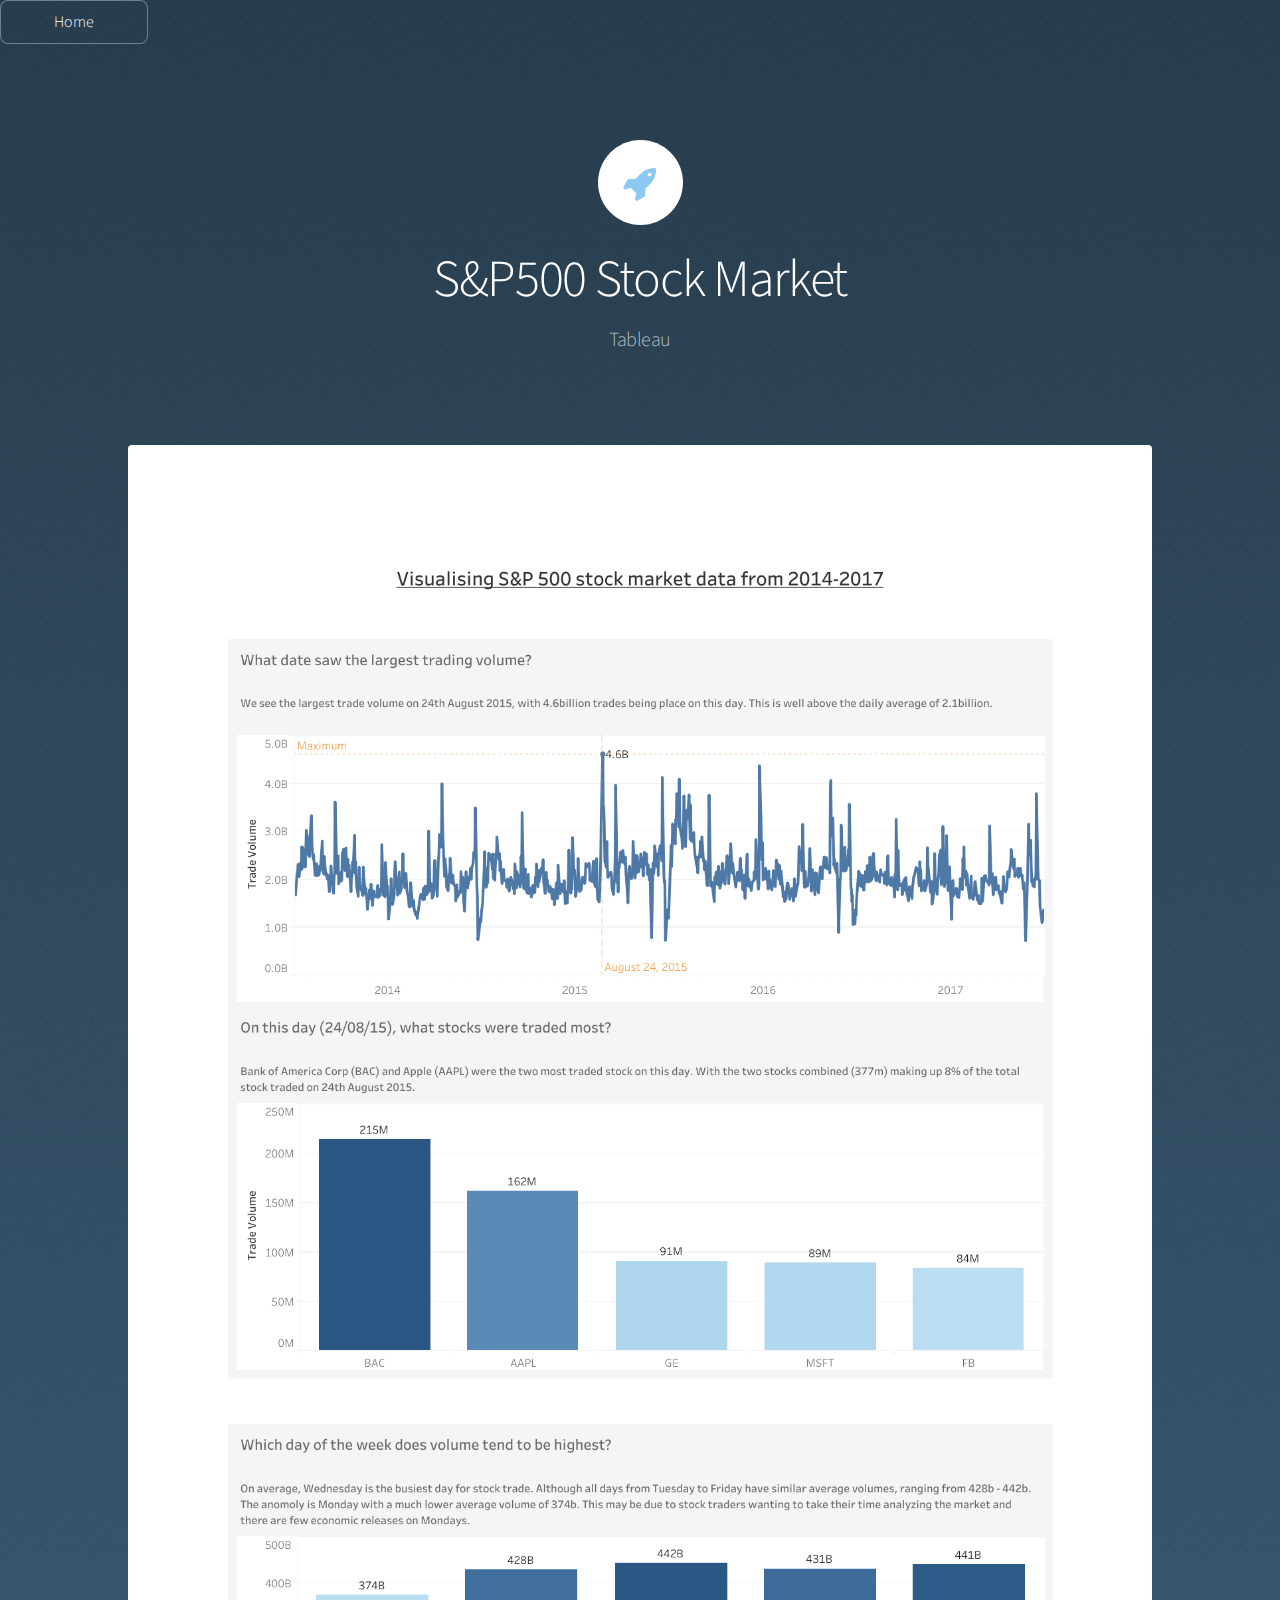
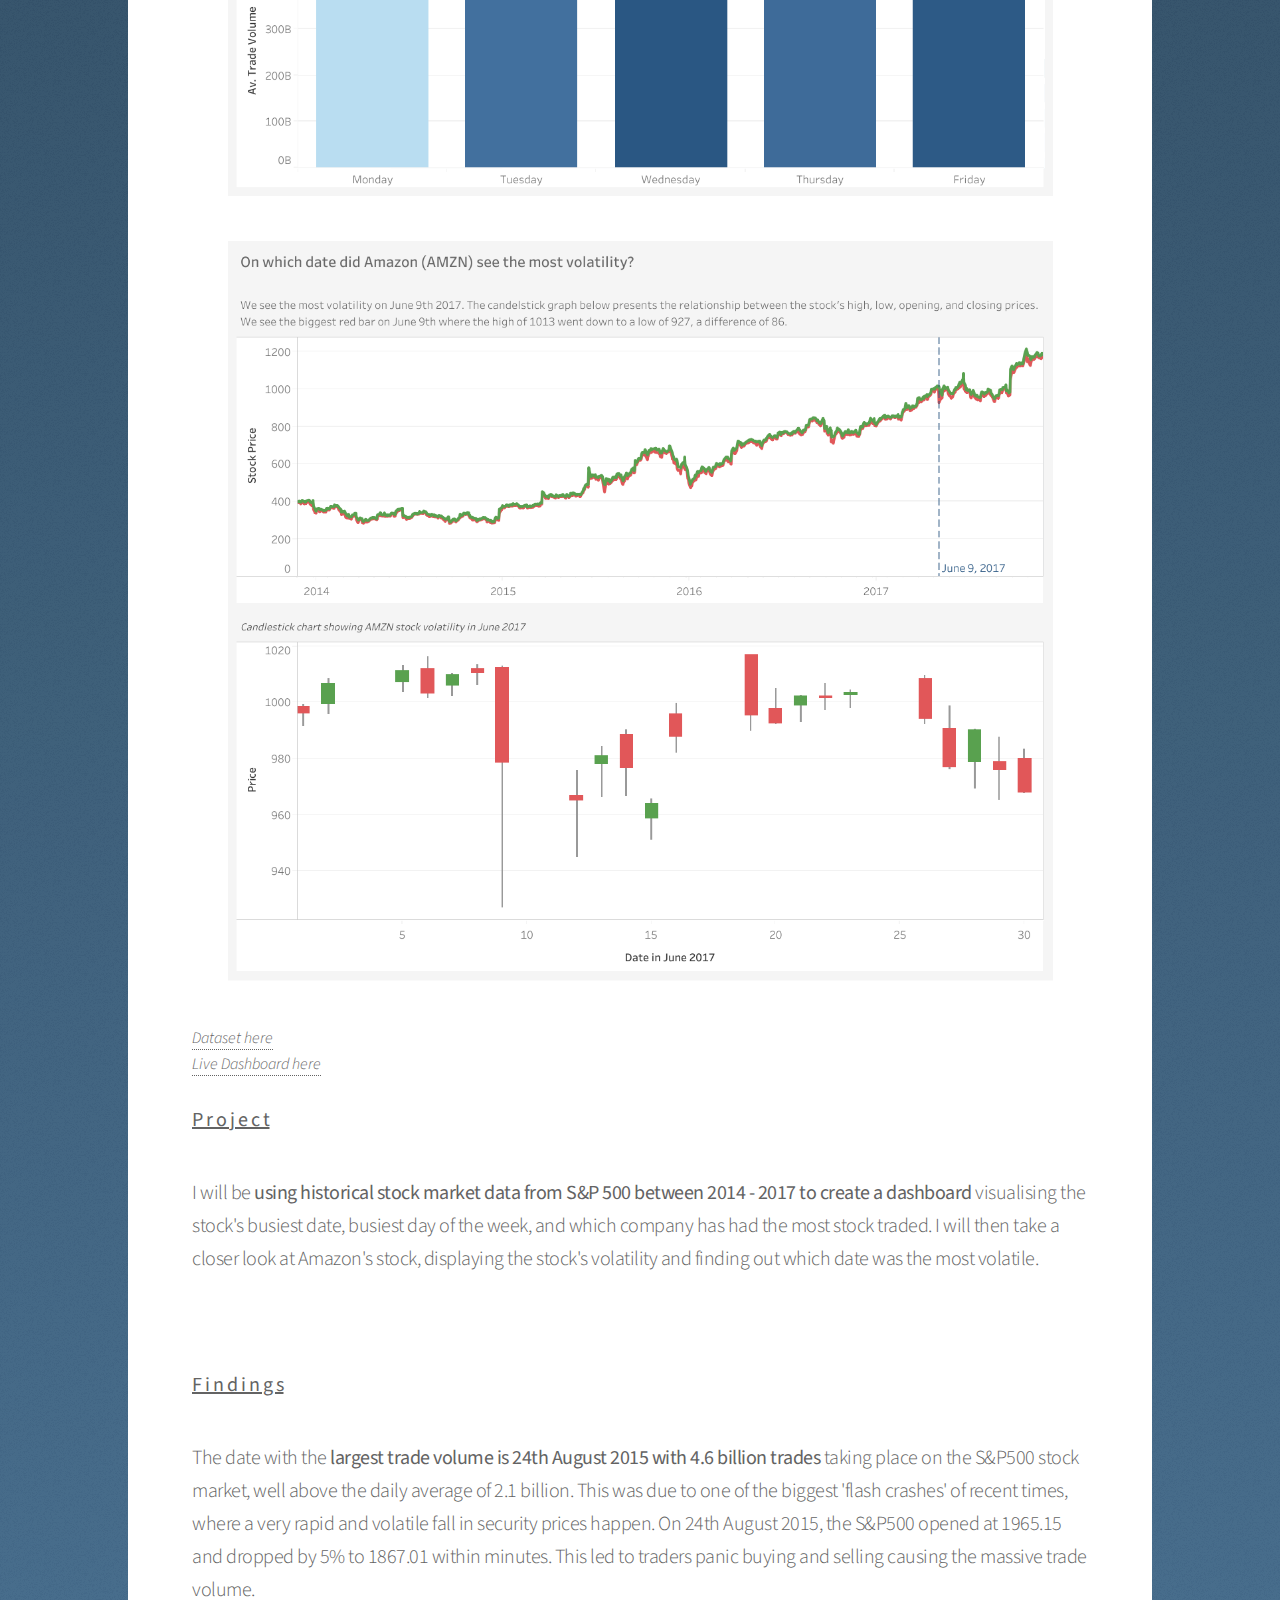
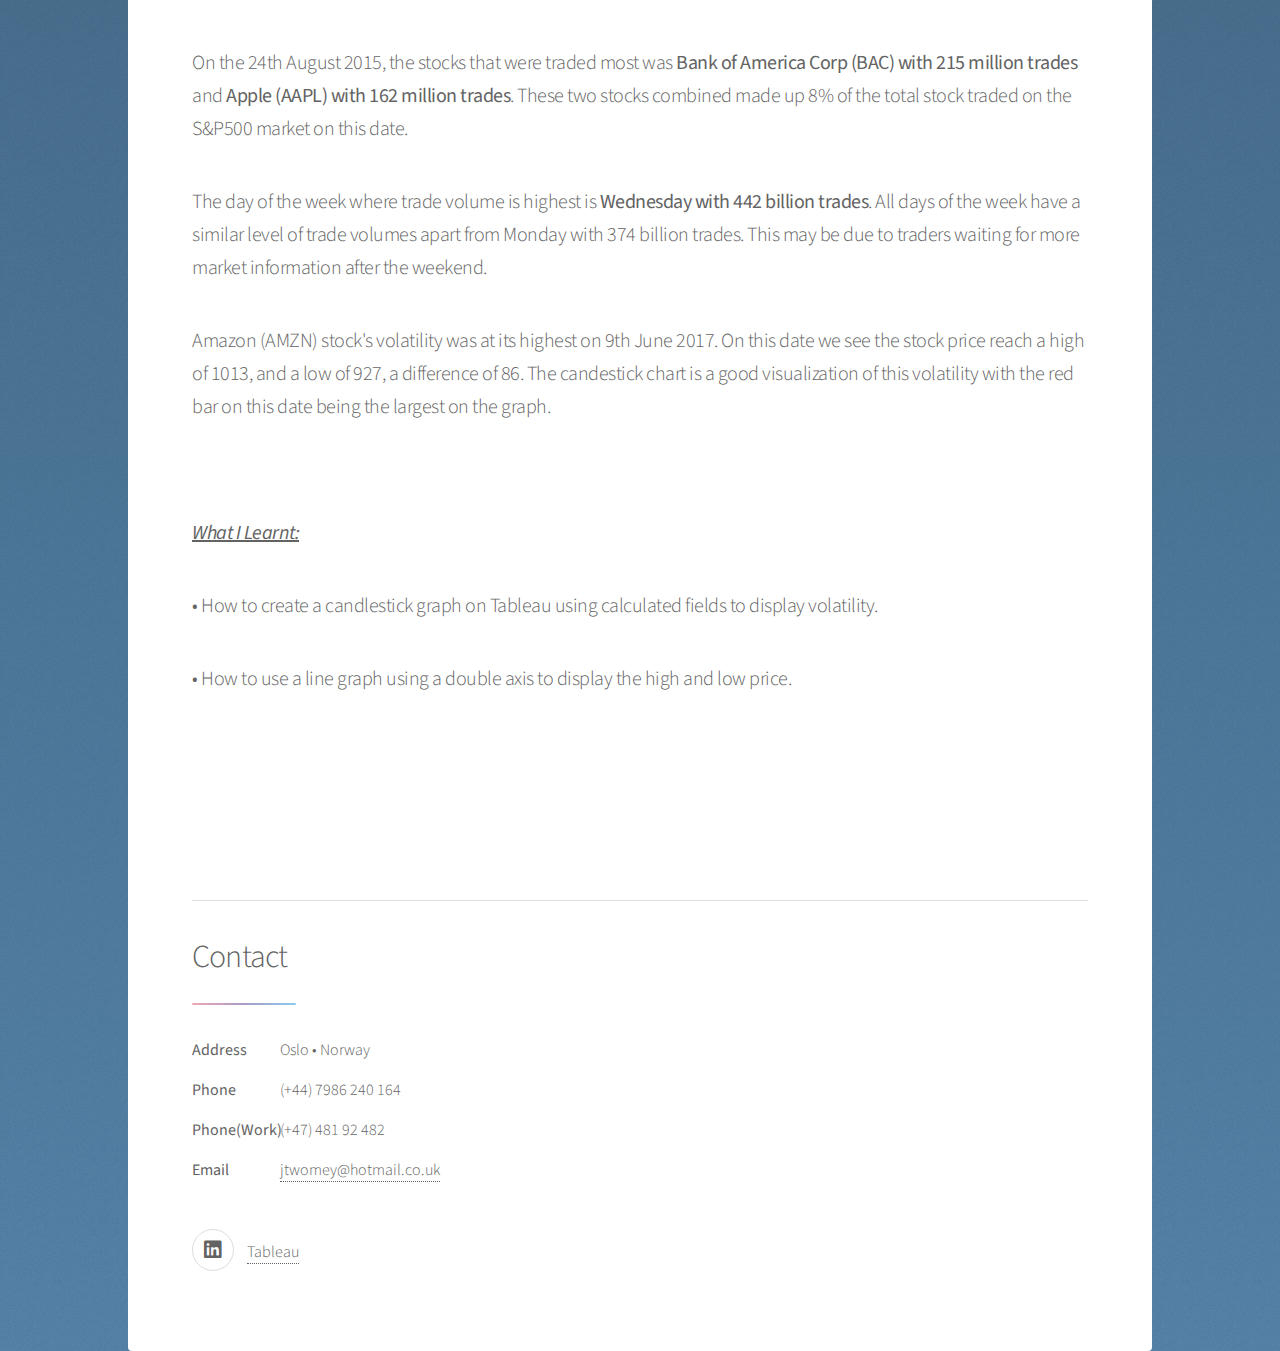
<file: S P 500 project.html>
<!DOCTYPE HTML>
<!--
	Stellar by HTML5 UP
	html5up.net | @ajlkn
	Free for personal and commercial use under the CCA 3.0 license (html5up.net/license)
-->
<html>
	<head>
		<li><a href="index.html" class="button">Home</a></li>
		<title>S&P 500 Project</title>
		<meta charset="utf-8" />
		<meta name="viewport" content="width=device-width, initial-scale=1, user-scalable=no" />
		<link rel="stylesheet" href="assets/css/main.css" />
		<noscript><link rel="stylesheet" href="assets/css/noscript.css" /></noscript>
	</head>
	<body class="is-preload">

		<!-- Wrapper -->
			<div id="wrapper">

				<!-- Header -->
					<header id="header" class="alt">
						<span class="logo"><img src="images/logo.svg" alt="" /></span>
						<h1>S&P500 Stock Market</h1>
						<p>Tableau<br />
						<!-- <a href="https://linkedin.com/in/jack-twomey" target="_blank" >@JackTwomey</a> -->
					</header>


				<!-- Main -->
					<div id="main">


						<!-- First Section -->
							<section id="first" class="main">
								<header class="major">
									<!-- <h2>S&P 500 2014-2017 Dashboard</h2> -->
									<head>
										<style>
											* {
												padding: 0;
												margin: 0;
											}
											.fit { /* set relative picture size */
												max-width: 100%;
												max-height: 100%;
											}
											.center {
												display: block;
												margin: auto;
											}
										</style>
									</head>
									<body>
									
									<img class="center fit" src="images/S&P 500 Dashboard.png">
									<a href="S&P 500 Stock Prices 2014 - 2017.xlsx" > <em>Dataset here</em></a><br /> 
									<a href="https://public.tableau.com/views/VisualisinghistoricalSP500datafrom2014-2017/Dashboard1?:language=en-US&:display_count=n&:origin=viz_share_link" target="_blank"> <em>Live Dashboard here</em></a><br /> 
									<br /> 
									<u><p><b>P r o j e c t </b></u> 
										<div><p>I will be <b>using historical stock market data from S&P 500 between 2014 - 2017 to create a 
										dashboard</b> visualising the stock's busiest date, busiest day of the week, and which company has had 
										the most stock traded. I will then take a closer look at Amazon's stock, displaying the stock's volatility 
										and finding out which date was the most volatile.</div></p> 
										<br /> 
										<br /> 
										<!-- <p><u><b>D a s h b o a r d</b></u>
										<br /> 
										<div><p>I built this dashboard using Tableau. I used line charts and a bar graph to clearly display 
										the trade volume by stock and day of week. I used a line chart for the volume by date, as it 
										is great for displaying changes over time, and I was easily able to show which date had the highest trade volume.<br />
										For the busiest day of the week and for the company with the most stock traded, I created bar charts to clearly show 
										which catergory's had the most volume traded. I used a blue colour gradient to further emphasize which bars in the charts had 
										the largest volume.<br />  
										For Amazon's volatility, I was able to create a candlestick graph, which displays the relationship 
										between Amazon's high, low, opening, and closing prices. This was great for visualising volatility 
										with the biggest candle bar showing which day was the most volatile.</div></p> 
										<br /> 
										<br /> -->
										<p><u><b>F i n d i n g s</b></u>
										<br /> 
										<div><p>The date with the <b>largest trade volume is 24th August 2015 with 4.6 billion trades</b> taking place 
										on the S&P500 stock market, well above the daily average of 2.1 billion. This was due to one of the biggest 'flash 
										crashes' of recent times, where a very rapid and volatile fall in security prices happen. On 24th August 
										2015, the S&P500 opened at 1965.15 and dropped by 5% to 1867.01 within minutes. This led to traders panic 
										buying and selling causing the massive trade volume.
										</div></p> 

										<div><p>On the 24th August 2015, the stocks that were traded most was <b>Bank of America Corp (BAC) with 215 million 
										trades</b> and <b>Apple (AAPL) with 162 million trades</b>. These two stocks combined made up 8% of the total stock traded 
										on the S&P500 market on this date.
										</div></p> 

										<div><p>The day of the week where trade volume is highest is <b>Wednesday with 442 billion trades</b>. All days 
										of the week have a similar level of trade volumes apart from Monday with 374 billion trades. This may be due 
										to traders waiting for more market information after the weekend.
										</div></p> 

										<div><p>Amazon (AMZN) stock's volatility was at its highest on 9th June 2017. On this date we see the stock price 
										reach a high of 1013, and a low of 927, a difference of 86. The candestick chart is a good visualization of this 
										volatility with the red bar on this date being the largest on the graph.
										</div></p> 
										<br /> 
										<br /> 
										<div><p>
										<u><b><em>What I Learnt:</em></b></u>
										<br /> 
										<p>&#8226; How to create a candlestick graph on Tableau using calculated fields to display volatility.</p>
										<p>&#8226; How to use a line graph using a double axis to display the high and low price.</div></p> 
								</ul>
							</footer>
						</br>
					</br>
				</br>
			</br>
		</br>
	<hr>
				<!-- Footer -->
					<footer id="first">
						<section>
							<h2>Contact</h2>
							<dl class="alt">
								<dt>Address</dt>
								<dd>Oslo &bull; Norway</dd>
								<dt>Phone</dt>
								<dd>(+44) 7986 240 164</dd>
								<dt>Phone(Work)</dt>
								<dd>(+47) 481 92 482</dd>
								<dt>Email</dt>
								<dd><a>jtwomey@hotmail.co.uk</a></dd>
							</dl>
							<ul class="icons">
								<li><a href="https://linkedin.com/in/jack-twomey" target="_blank" class="icon brands fa-linkedin alt"><span class="label">LinkedIn</span></a></li>
								<!--<li><a href="#" class="icon brands fa-github alt"><span class="label">GitHub</span></a></li> -->
								<!--<li><a href="Power BI dashboards.html" target="_blank" class="label">Power BI</span></a></li> -->
								<li><a href="https://public.tableau.com/app/profile/jack.twomey" target="_blank" class="label">Tableau</span></a></li>
							</ul>
						</section>
						

			</div>

		<!-- Scripts -->
			<script src="assets/js/jquery.min.js"></script>
			<script src="assets/js/jquery.scrollex.min.js"></script>
			<script src="assets/js/jquery.scrolly.min.js"></script>
			<script src="assets/js/browser.min.js"></script>
			<script src="assets/js/breakpoints.min.js"></script>
			<script src="assets/js/util.js"></script>
			<script src="assets/js/main.js"></script>

	</body>
</html>
</file>
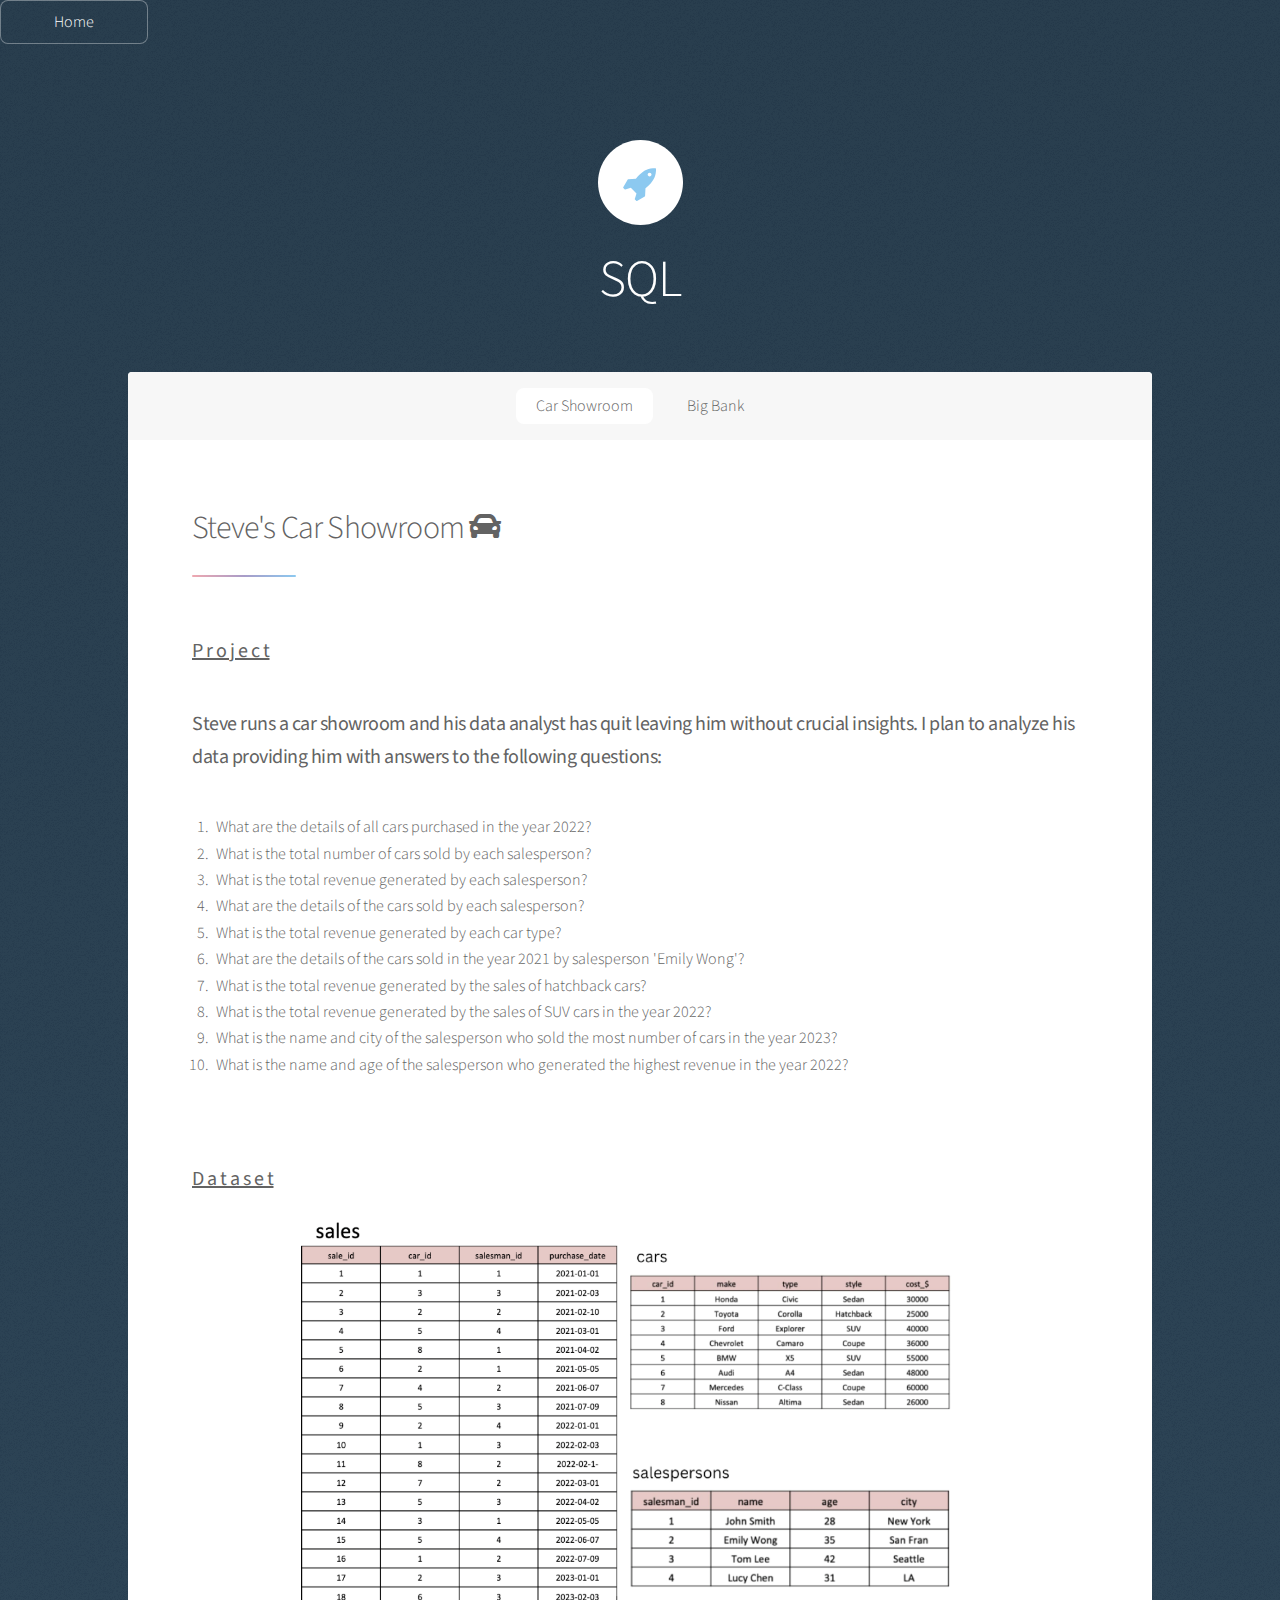
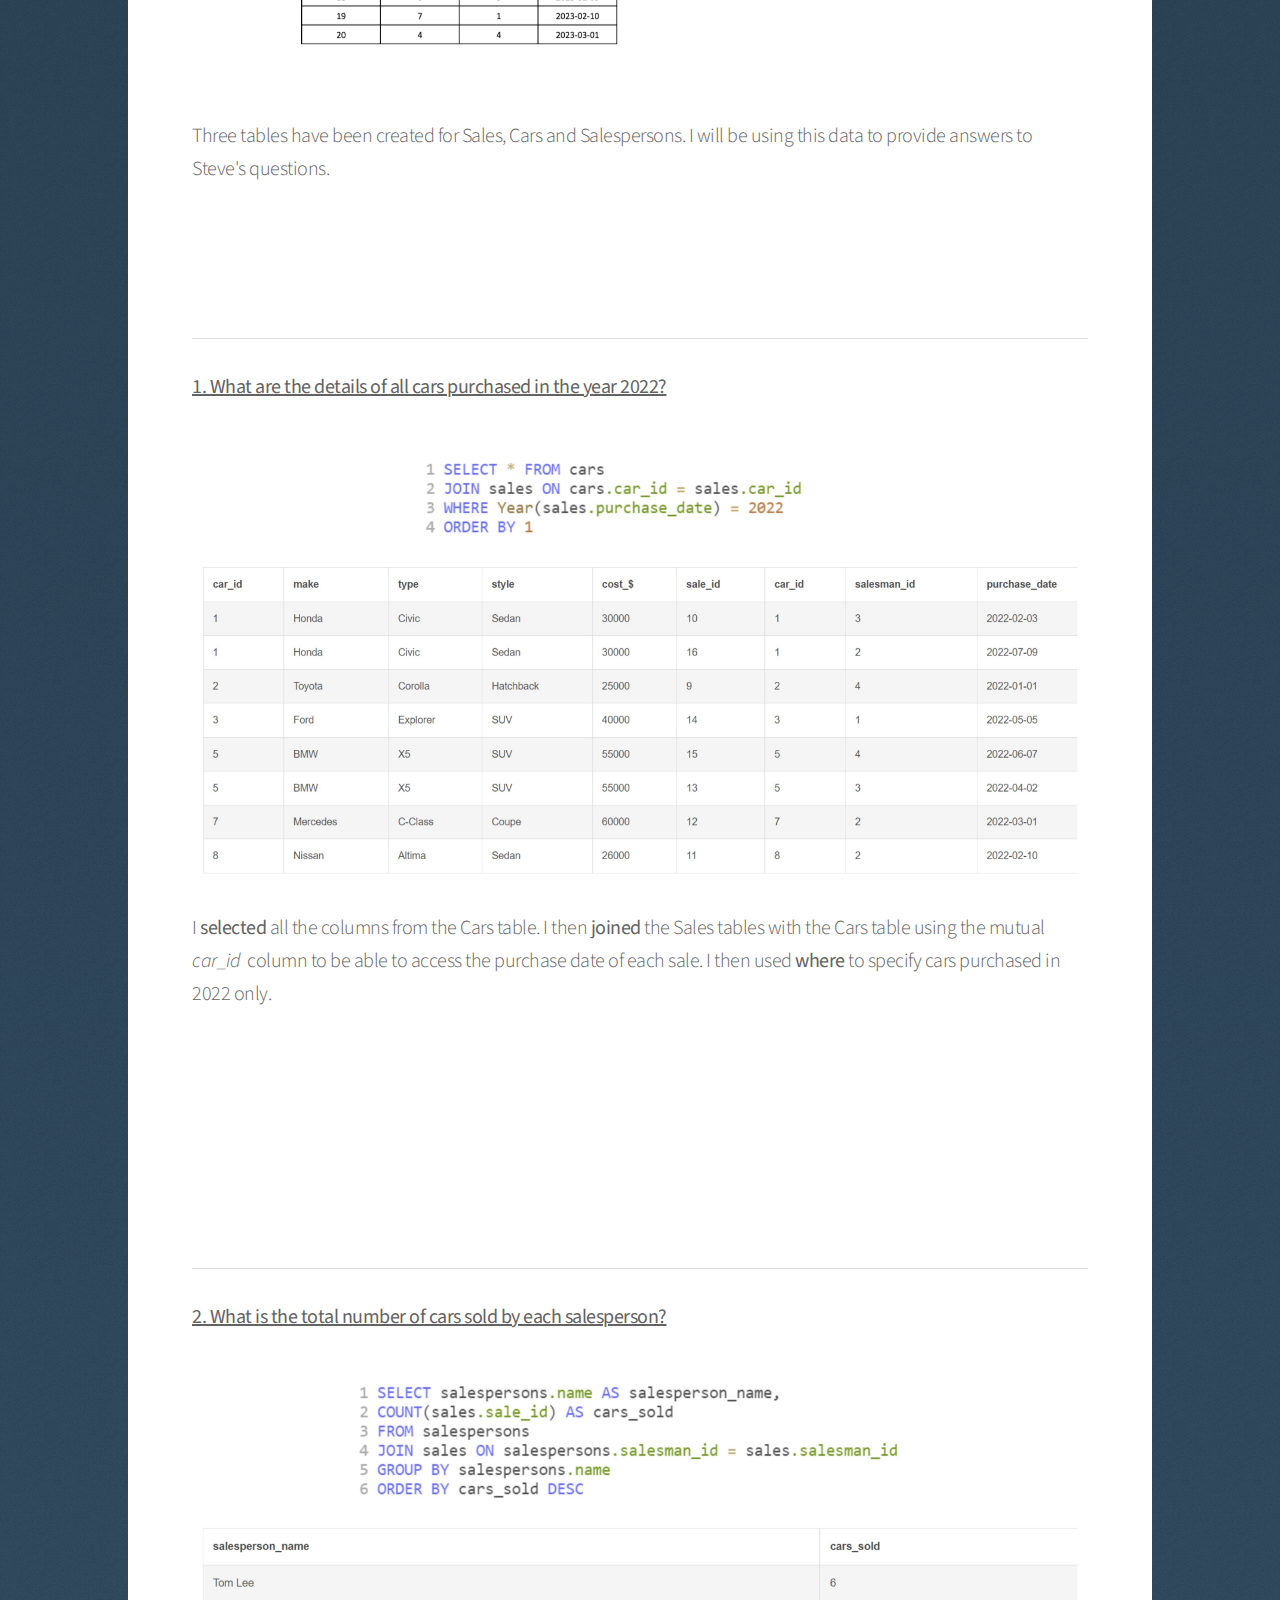
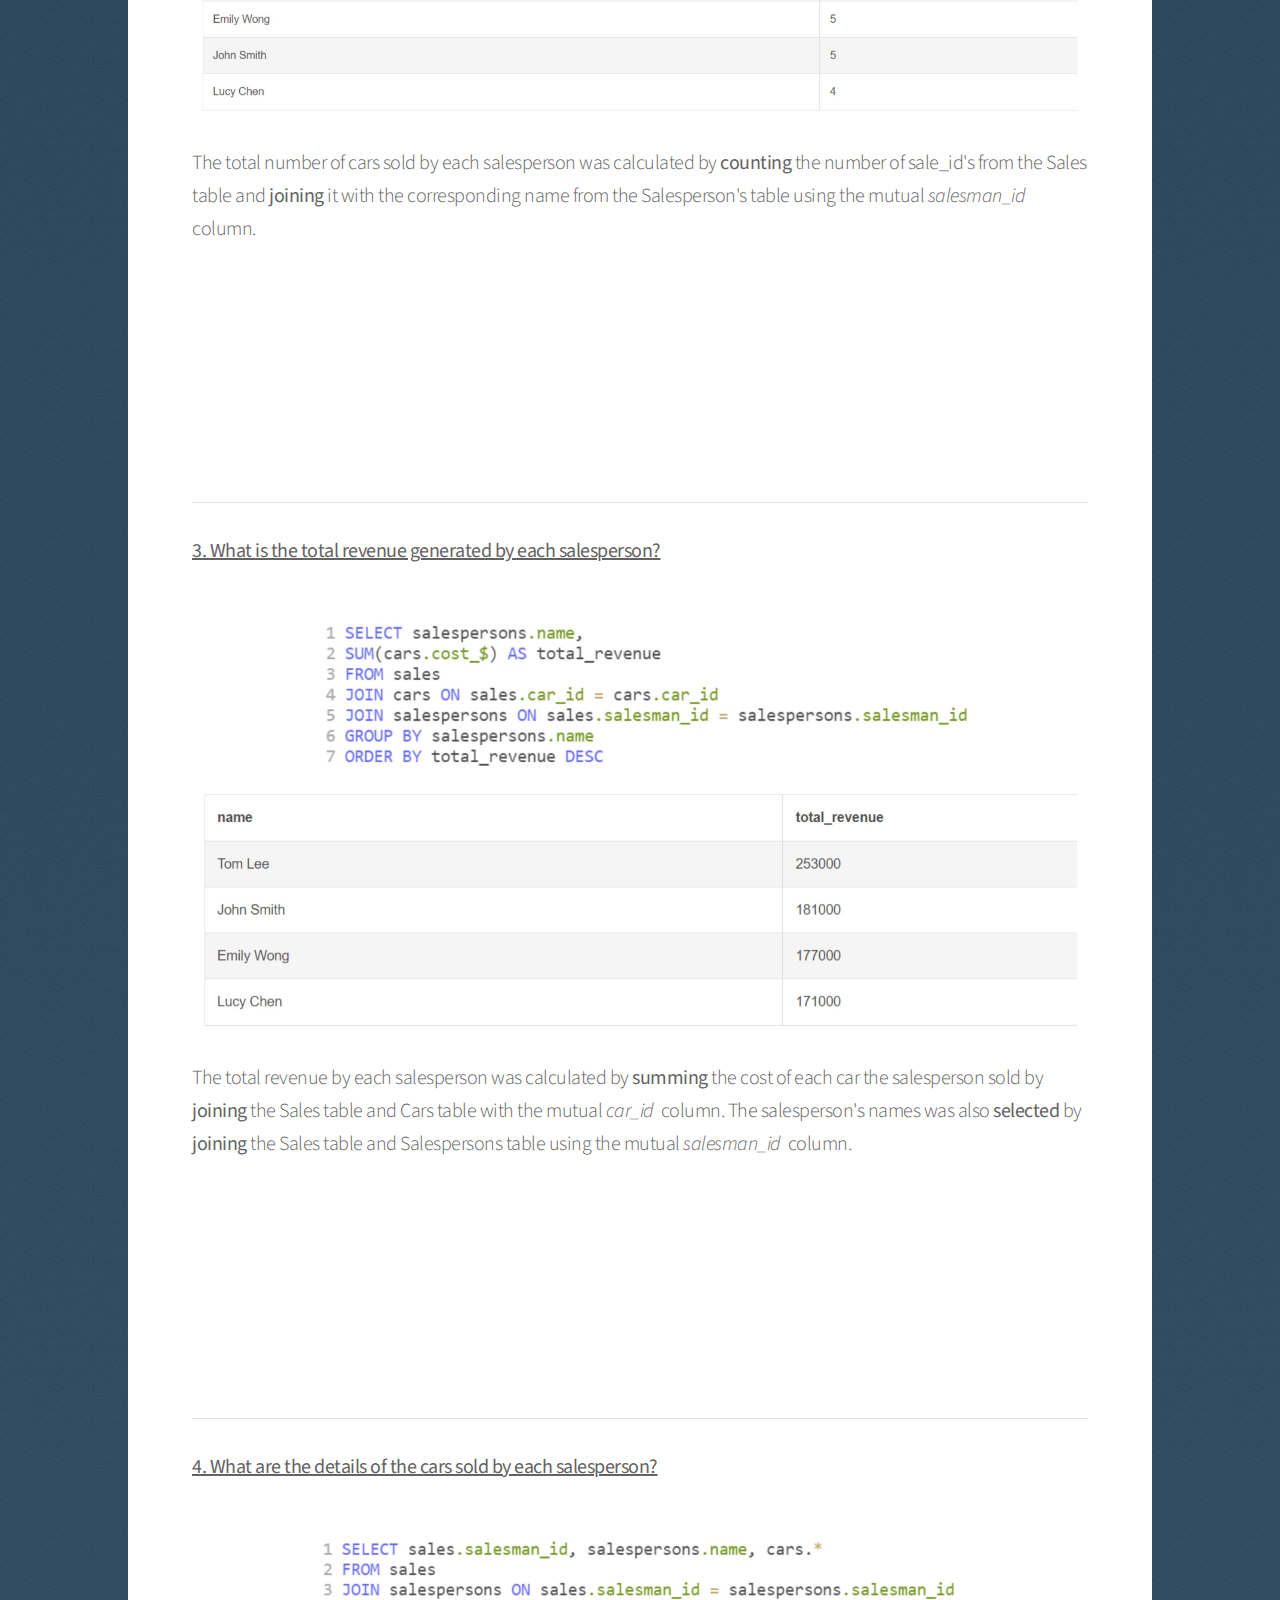
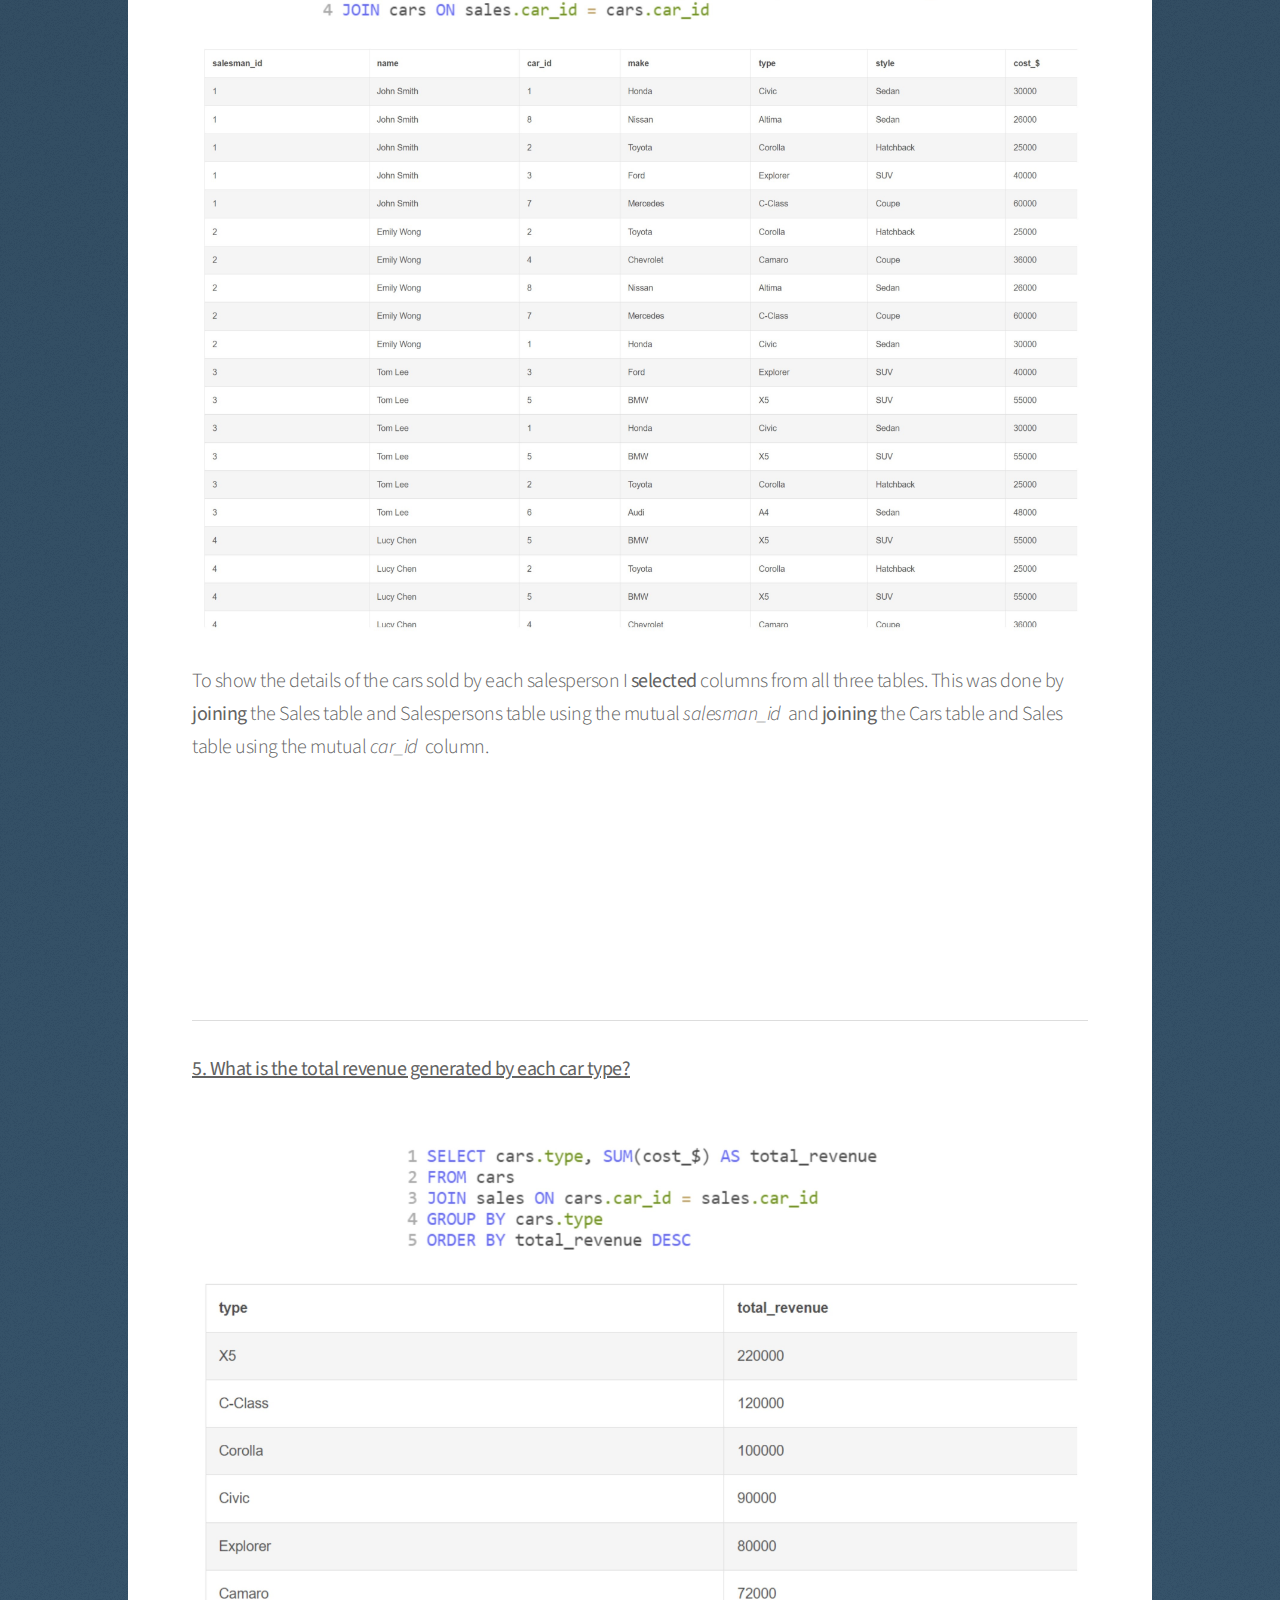
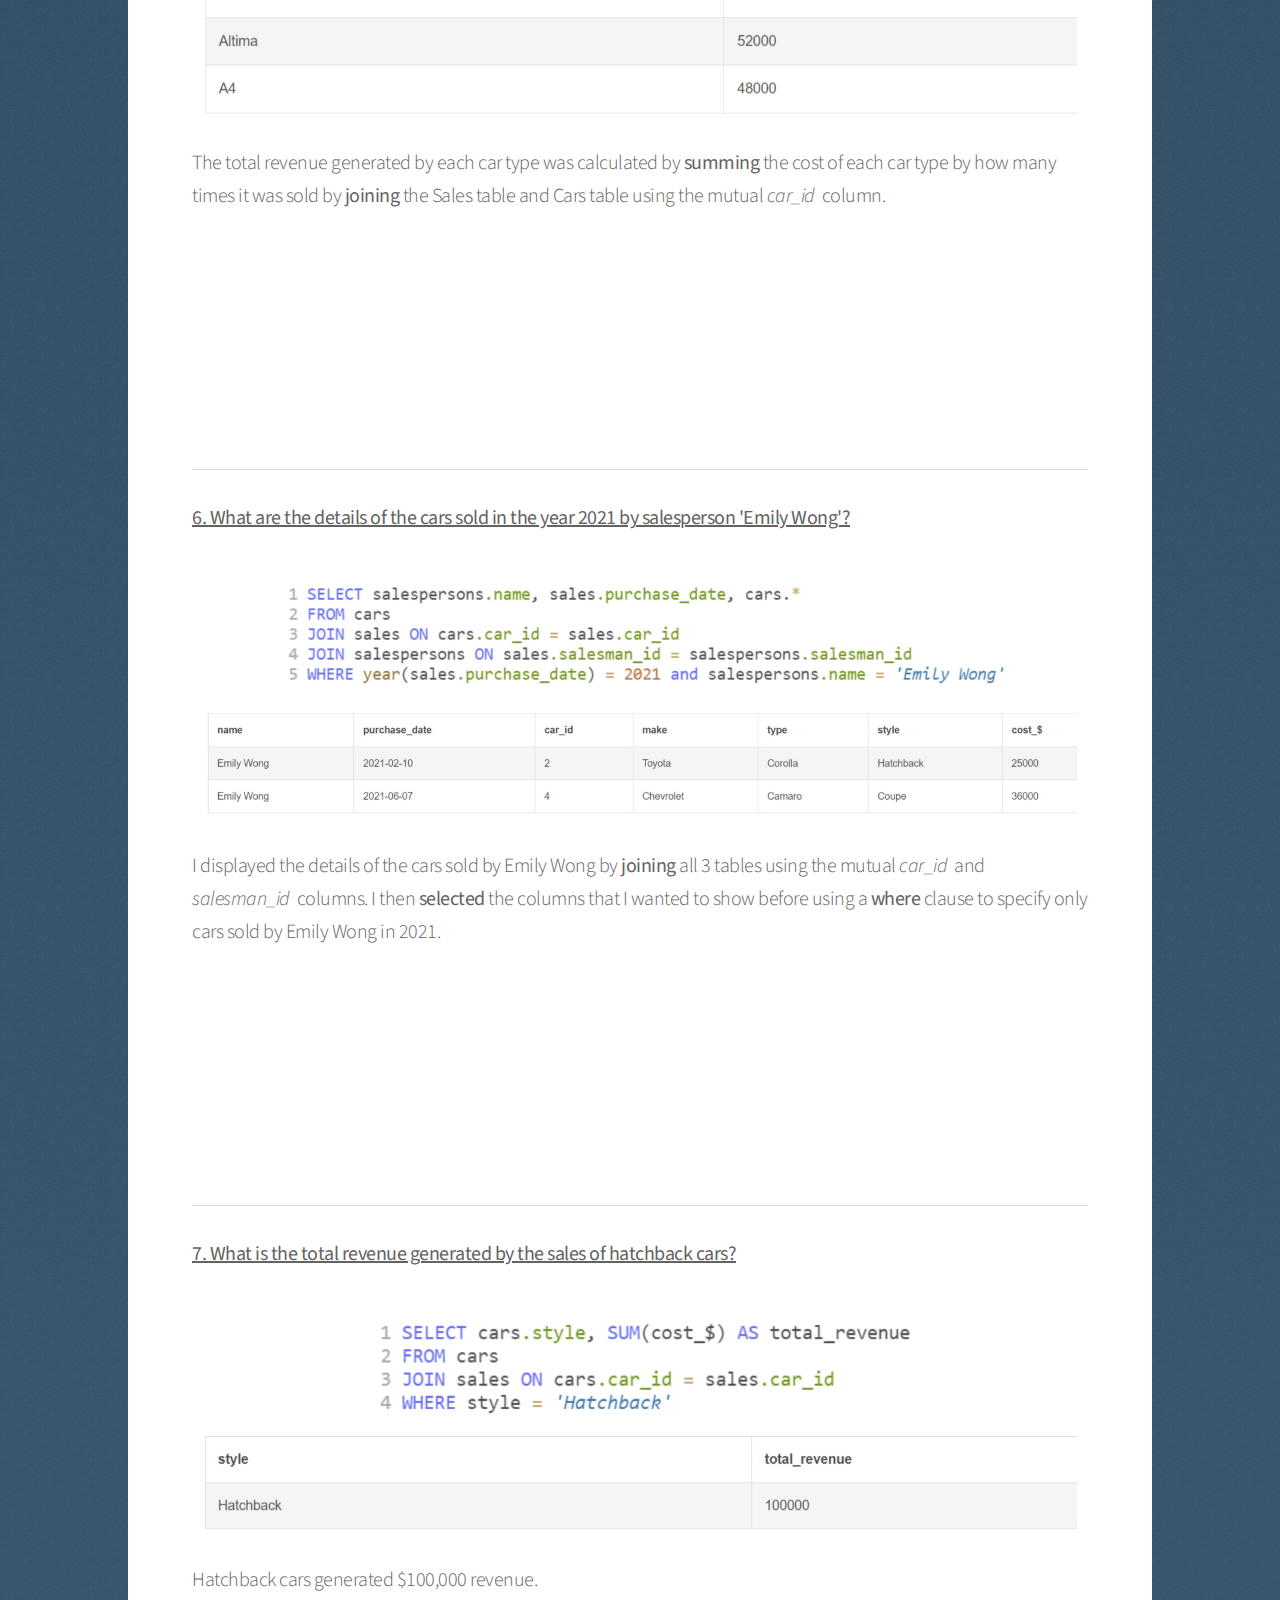
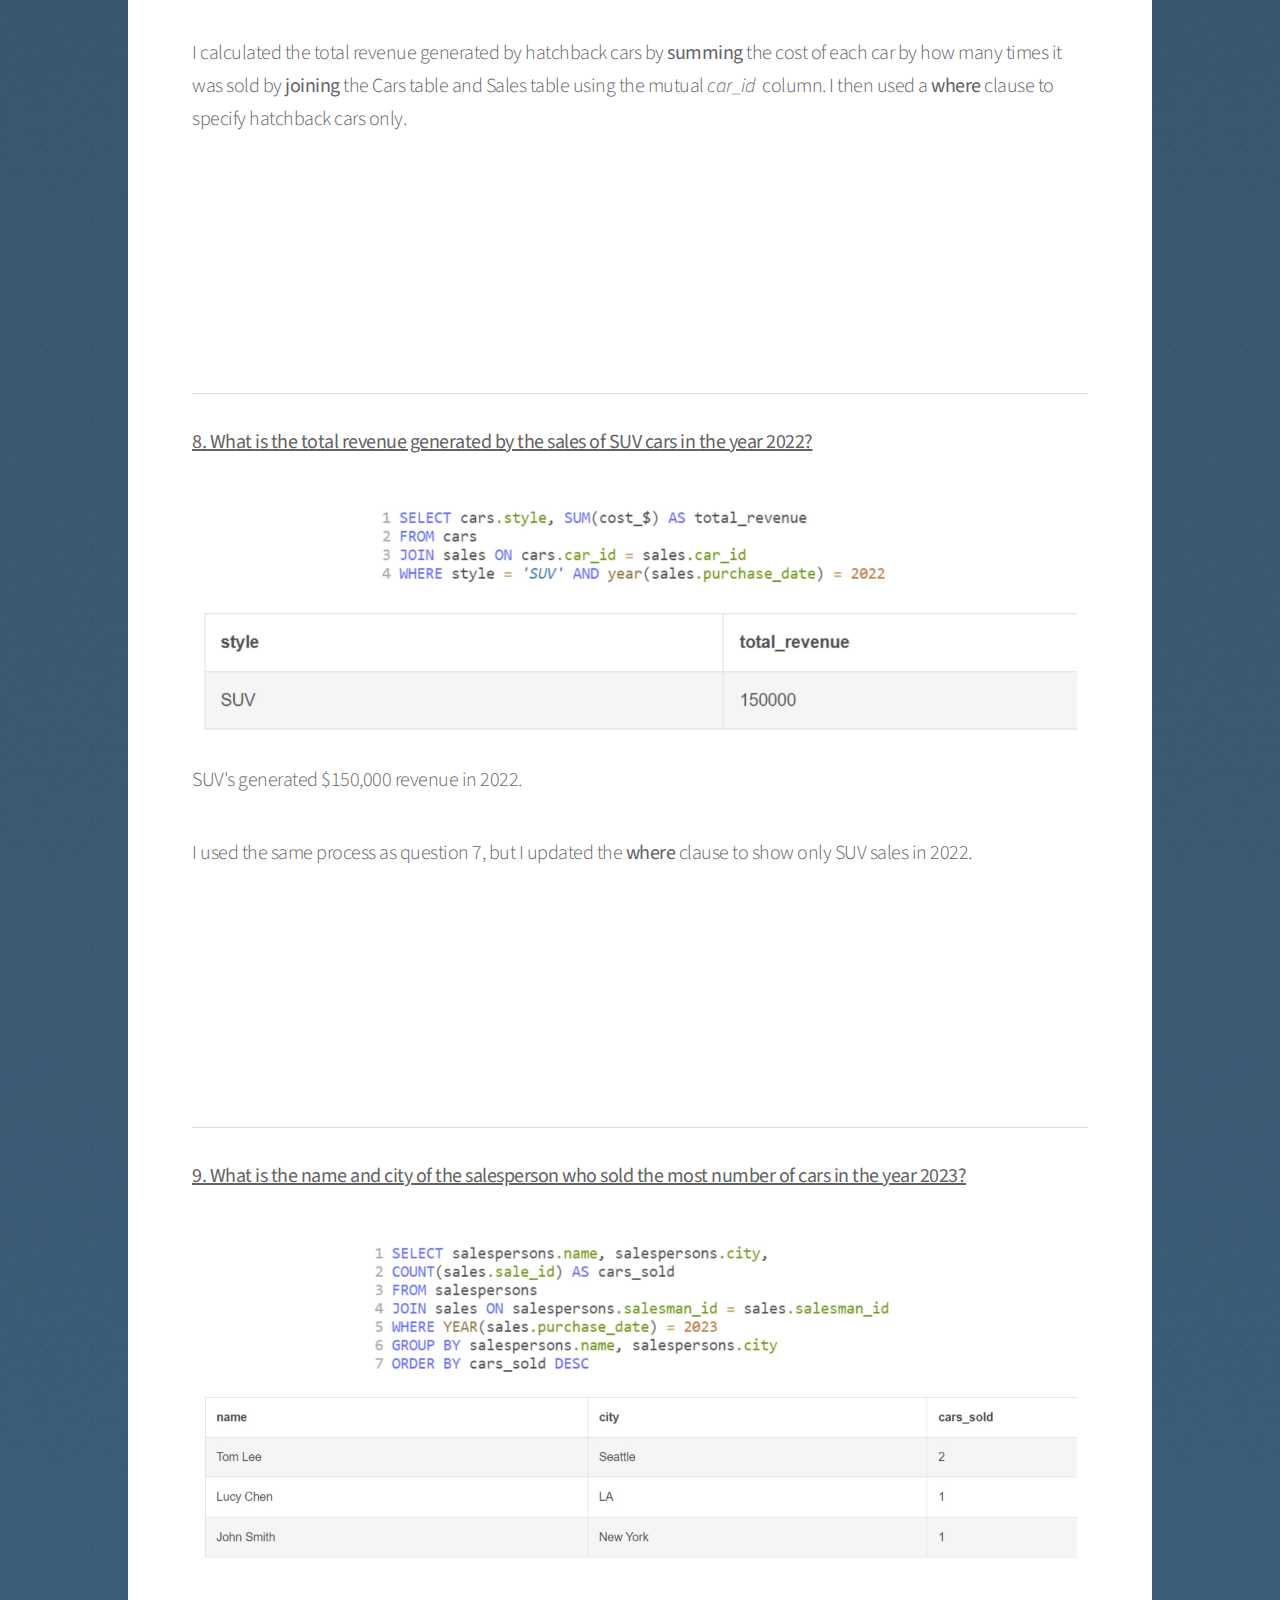
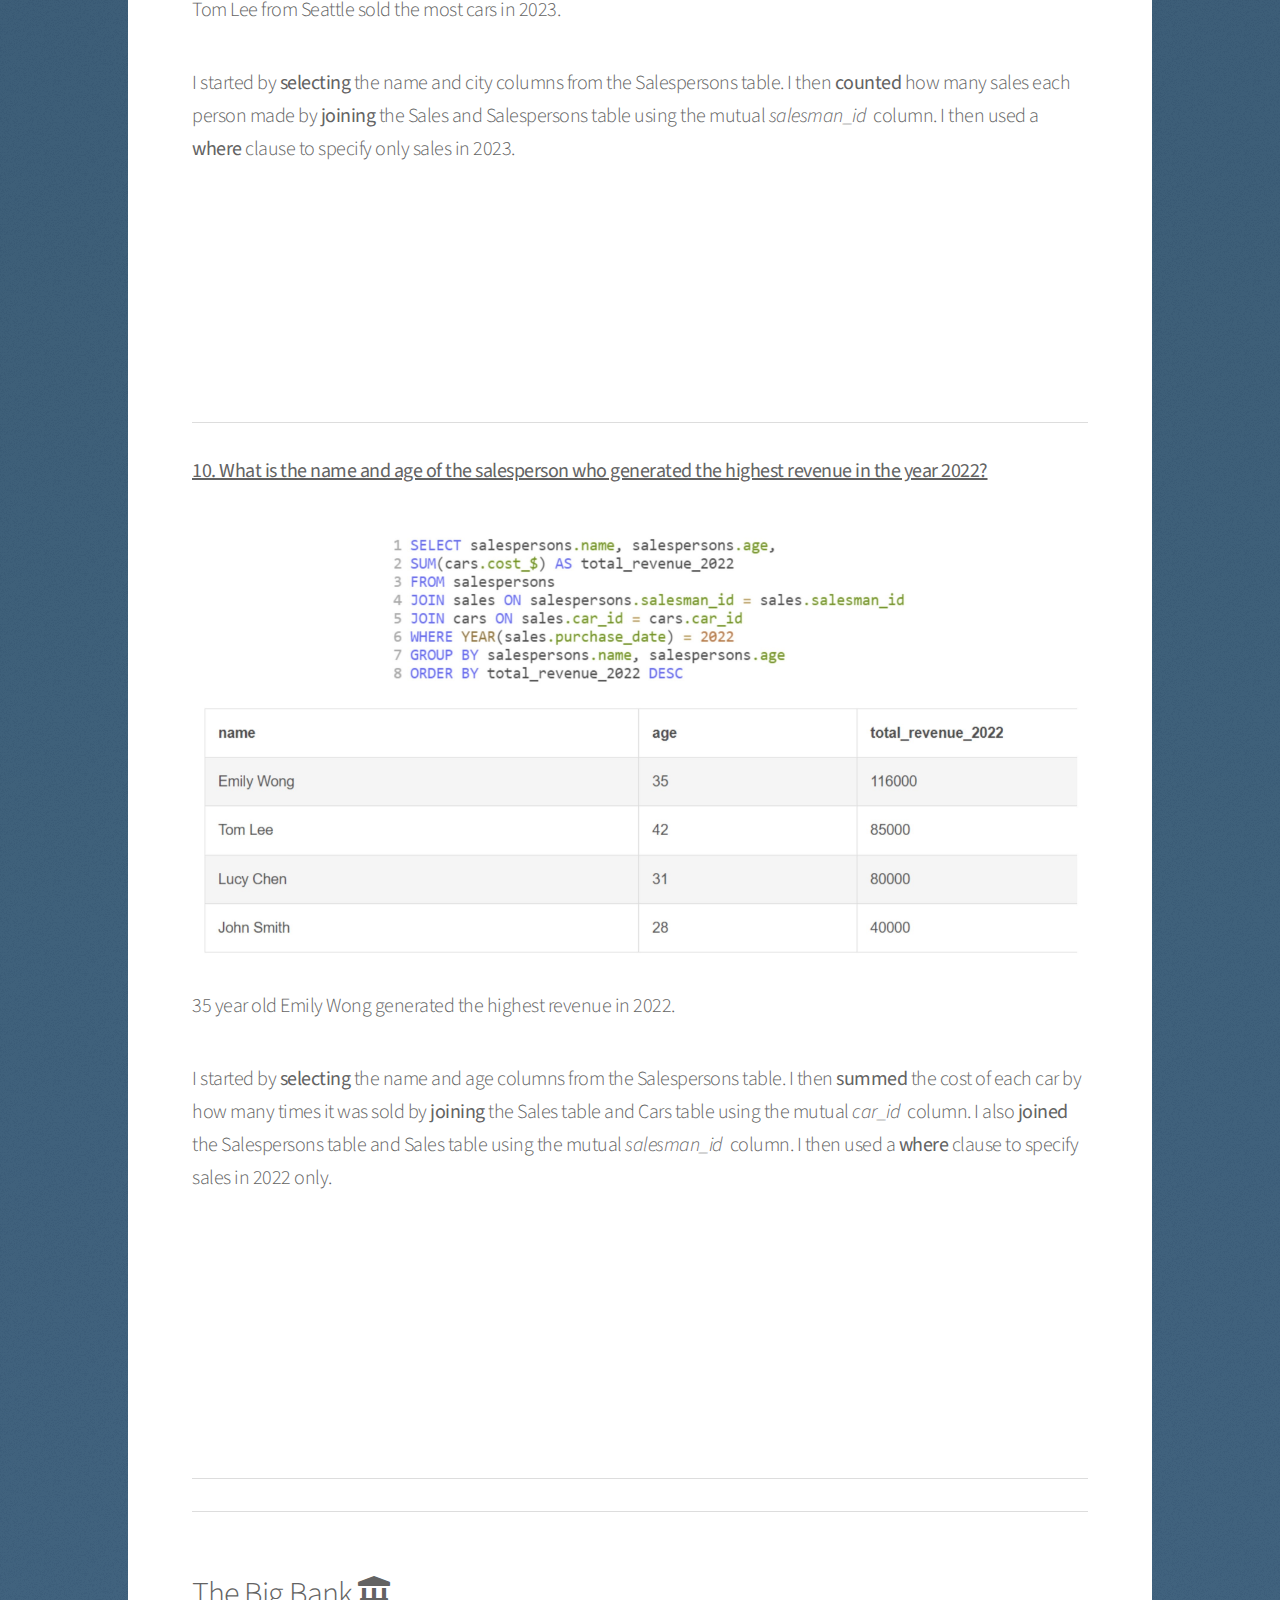
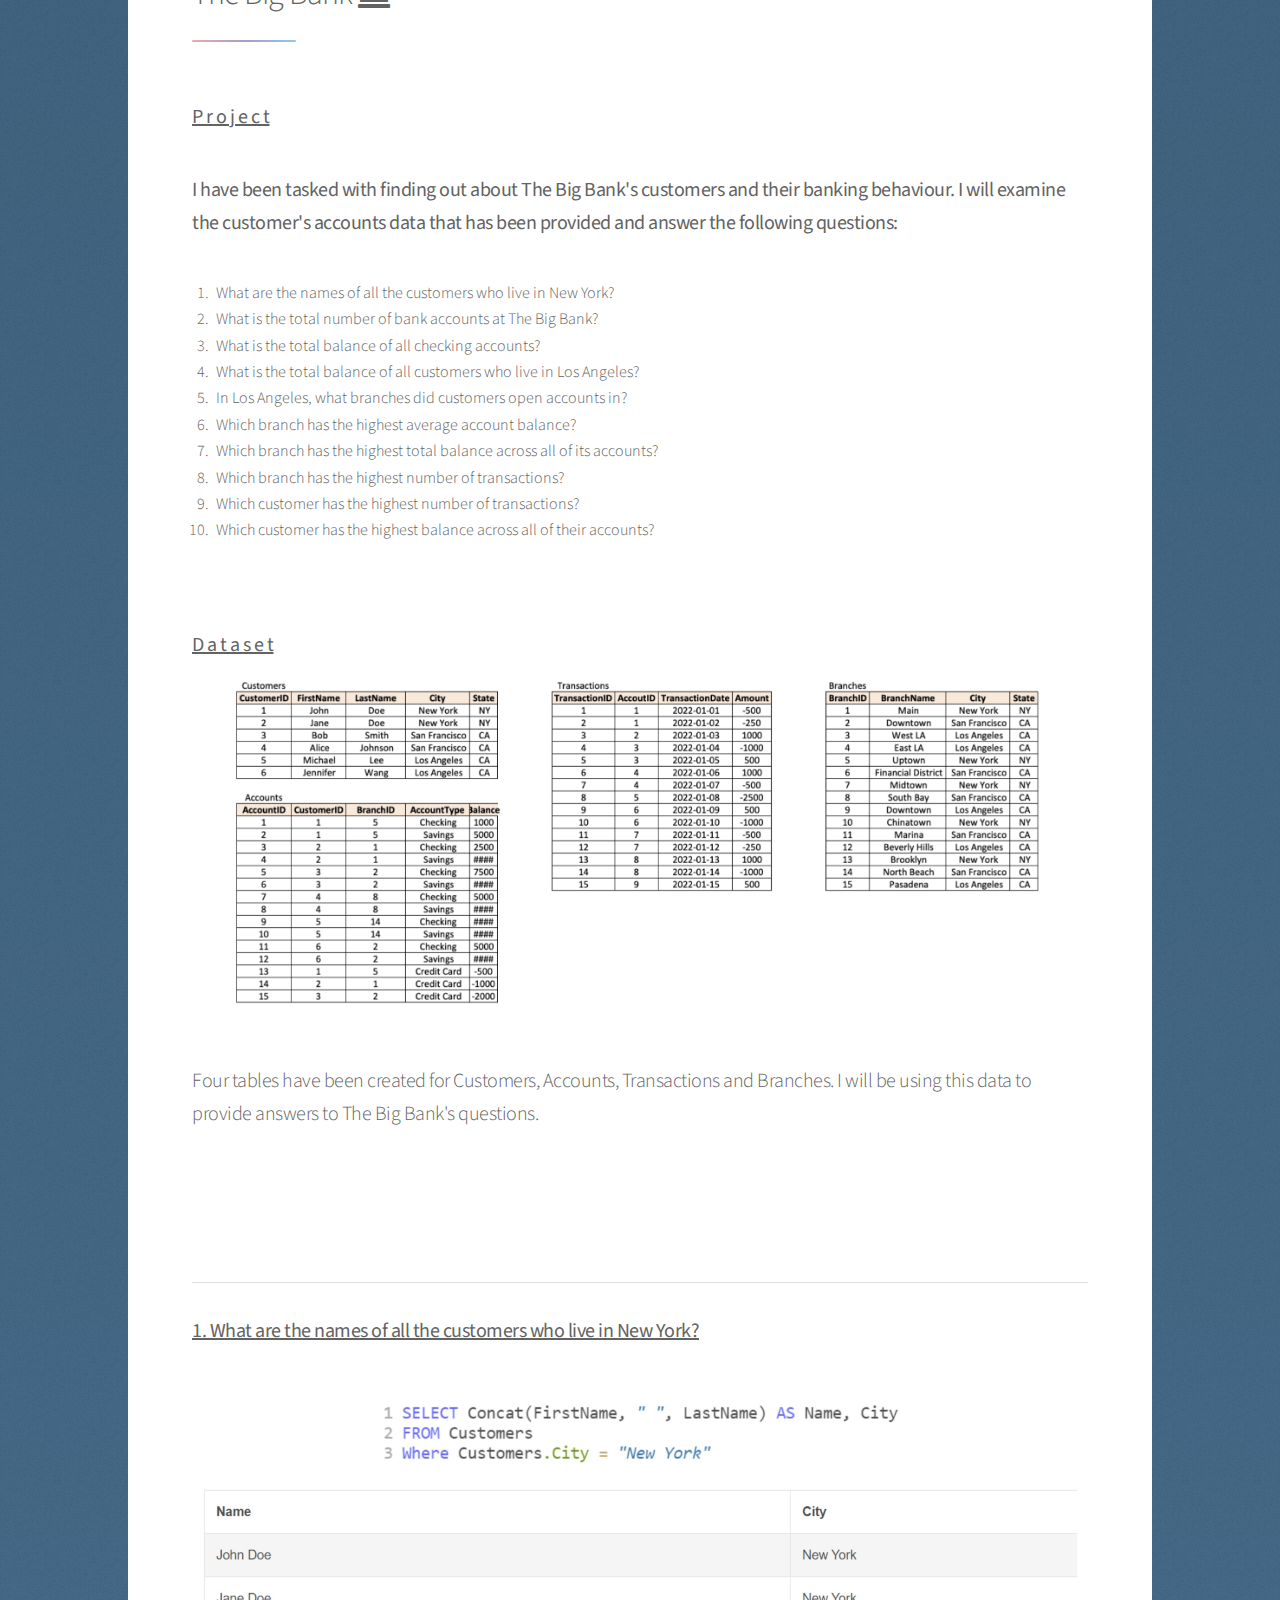
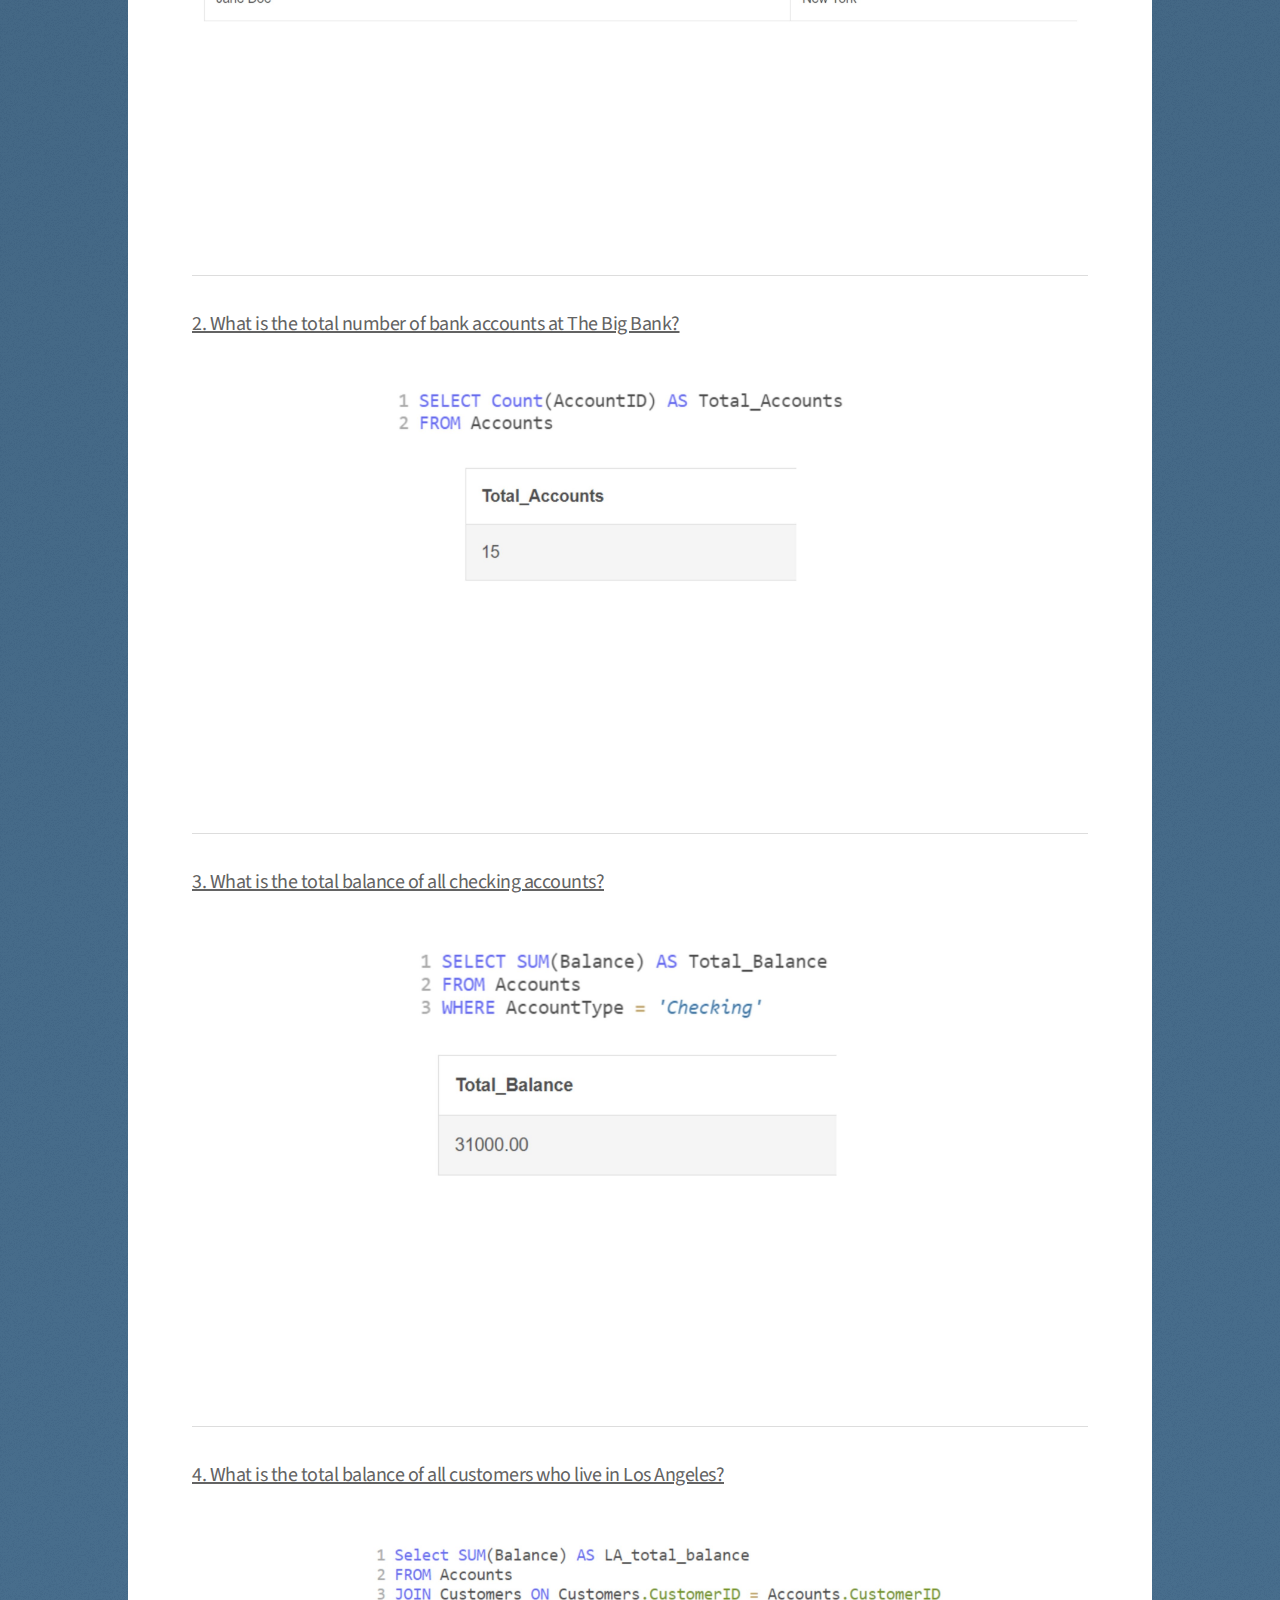
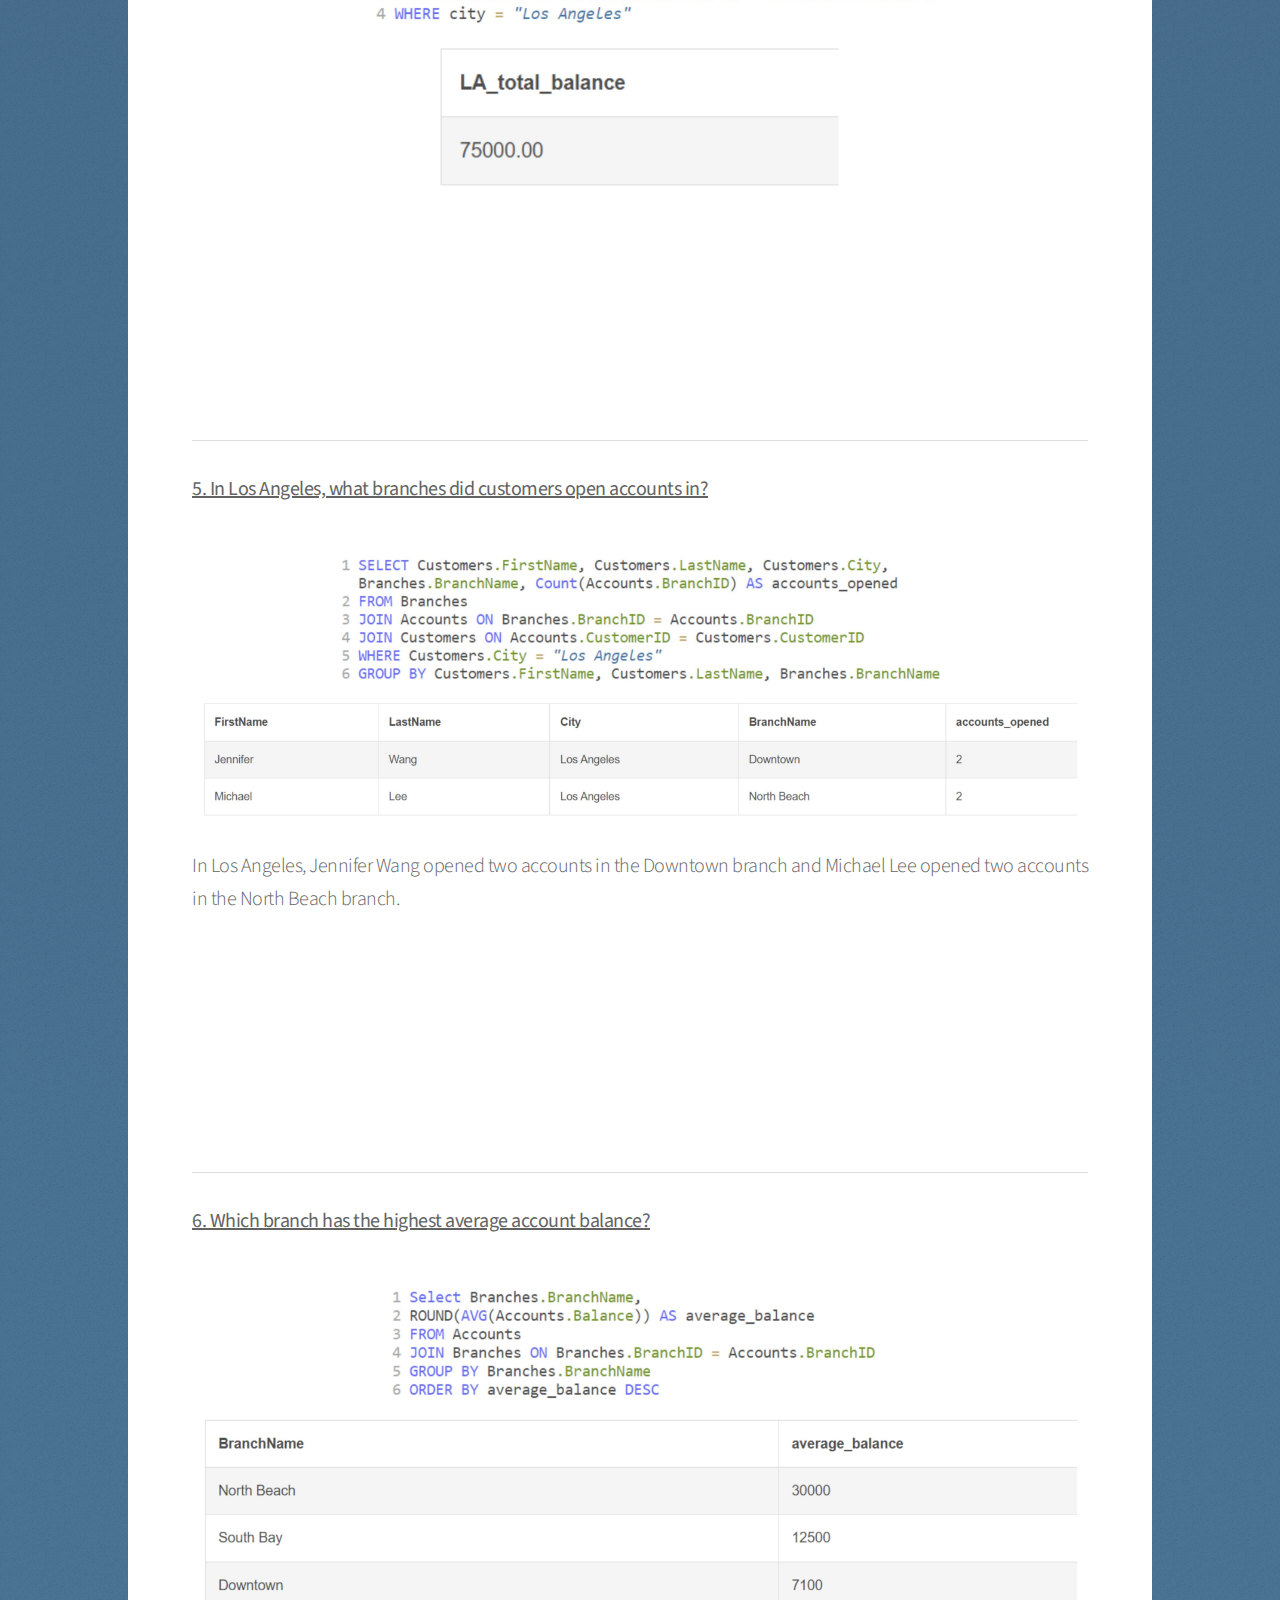
<file: SQL Project.html>
<!DOCTYPE HTML>
<!--
	Stellar by HTML5 UP
	html5up.net | @ajlkn
	Free for personal and commercial use under the CCA 3.0 license (html5up.net/license)
-->
<html>
	<head>
		<li><a href="index.html" class="button">Home</a></li>
		<title>SQL Project</title>
		<meta charset="utf-8" />
		<meta name="viewport" content="width=device-width, initial-scale=1, user-scalable=no" />
		<link rel="stylesheet" href="assets/css/main.css" />
		<noscript><link rel="stylesheet" href="assets/css/noscript.css" /></noscript>
	</head>
	<body class="is-preload">

		<!-- Wrapper -->
			<div id="wrapper">

				<!-- Header -->
					<header id="header" class="alt">
						<span class="logo"><img src="images/logo.svg" alt="" /></span>
						<h1>SQL</h1>
						<!-- <p>SQL<br> -->
						<!-- <a href="https://linkedin.com/in/jack-twomey" target="_blank" >@JackTwomey</a> -->
					</header>

					<!-- Nav -->
					<nav id="nav">
						<ul>
							<li><a href="#first" class="active">Car Showroom</a></li>
							<li><a href="#second">Big Bank</a></li>
						</ul>
					</nav>	

				<!-- Main -->
					<div id="main">

												<!-- First Section -->
												<section id="first" class="main">
													<header class="major">
														<h2>Steve's Car Showroom <i class="fas fa-car"></i></h2>
														<!-- <u><b>P r o j e c t </b></u> -->
														<head>
															<style>
																* {
																	padding: 0;
																	margin: 0;
																}
																.fit { /* set relative picture size */
																	max-width: 100%;
																	max-height: 100%;
																}
																.center {
																	display: block;
																	margin: auto;
																}
															</style>
														</head>
														<body>
														
														<!-- <img class="center fit" src="images/SQL/Car/car-salesman.png" ><br /> -->
														<br /> 
														<u><p><b>P r o j e c t </b></u> 
															<div><p><b>Steve runs a car showroom and his data analyst has quit leaving him without crucial insights. 
															I plan to analyze his data providing him with answers to the following questions:</b>
															</p>
															<div>
																<ol>
																<li>What are the details of all cars purchased in the year 2022?</li>
																<li>What is the total number of cars sold by each salesperson?</li>	
																<li>What is the total revenue generated by each salesperson?</li>
																<li>What are the details of the cars sold by each salesperson?</li>
																<li>What is the total revenue generated by each car type?</li>	
																<li>What are the details of the cars sold in the year 2021 by salesperson 'Emily Wong'?</li>
																<li>What is the total revenue generated by the sales of hatchback cars?</li>
																<li>What is the total revenue generated by the sales of SUV cars in the year 2022?</li>	
																<li>What is the name and city of the salesperson who sold the most number of cars in the year 2023?</li>	
																<li>What is the name and age of the salesperson who generated the highest revenue in the year 2022?</li>		
																</ol>
																</div><br /> 
																<br /> 
															<u><p><b>D a t a s e t </b></u> 
															<head>
																<style>
																	* {
																		padding: 0;
																		margin: 0;
																	}
																	.fit { /* set relative picture size */
																		max-width: 100%;
																		max-height: 100%;
																	}
																	.center {
																		display: block;
																		margin: auto;
																	}
																</style>
															</head>
															<body>
															
															<img class="center fit" src="images/SQL/Car/Dataset_tables.png" >
															<head>
																<style>
																	* {
																		padding: 0;
																		margin: 0;
																	}
																	.fit { /* set relative picture size */
																		max-width: 100%;
																		max-height: 100%;
																	}
																	.center {
																		display: block;
																		margin: auto;
																	}
																</style>
															</head>
															<body>
															
															<!-- <img class="center fit" src="images/SQL/Car/SQL_dataset_schema.png" > -->
															<p>Three tables have been created for Sales, Cars and Salespersons. I will be using this data to provide answers 
															to Steve's questions.
															</p><br> 
															<br> 
															<br> 
															<hr>
															<div><p><b><u>1. What are the details of all cars purchased in the year 2022?</u></b></p>
															<head>
																<style>
																	* {
																		padding: 0;
																		margin: 0;
																	}
																	.fit { /* set relative picture size */
																		max-width: 100%;
																		max-height: 100%;
																	}
																	.center {
																		display: block;
																		margin: auto;
																	}
																</style>
															</head>
															<body>
															
															<img class="center fit" src="images/SQL/Car/1_combined.jpg" >
															<br> 
															<div><p>I <b>selected</b> all the columns from the Cars table. I then <b>joined</b> the Sales tables 
															with the Cars table using the mutual <em>car_id</em>&nbsp; column to be able to access the purchase 
															date of each sale. I then used <b>where</b> to specify cars purchased in 2022 only.</p>
															<br> 
															<br> 
															<br>
															<br> 
															<br> 
															<br> 
															<br> 
															<hr>
															<div><p><b><u>2. What is the total number of cars sold by each salesperson?</u></b></p>
																<head>
																	<style>
																		* {
																			padding: 0;
																			margin: 0;
																		}
																		.fit { /* set relative picture size */
																			max-width: 100%;
																			max-height: 100%;
																		}
																		.center {
																			display: block;
																			margin: auto;
																		}
																	</style>
																</head>
																<body>
																
																<img class="center fit" src="images/SQL/Car/2_combined.jpg" >
																<br> 
																<div><p>The total number of cars sold by each salesperson was calculated by <b>counting</b> the number of 
																sale_id's from the Sales table and <b>joining</b> it with the corresponding name from the Salesperson's 
																table using the mutual <em>salesman_id</em>&nbsp; column. </p>
																<br> 
																<br> 
																<br> 
																<br> 
																<br> 
																<br> 
																<br> 
																<hr>
																<div><p><b><u>3. What is the total revenue generated by each salesperson?</u></b></p>
																	<head>
																		<style>
																			* {
																				padding: 0;
																				margin: 0;
																			}
																			.fit { /* set relative picture size */
																				max-width: 100%;
																				max-height: 100%;
																			}
																			.center {
																				display: block;
																				margin: auto;
																			}
																		</style>
																	</head>
																	<body>
																	
																	<img class="center fit" src="images/SQL/Car/3_combined.jpg" >
																	<br> 
																	<div><p>The total revenue by each salesperson was calculated by <b>summing</b> the cost of each car the 
																	salesperson sold by <b>joining</b> the Sales table and Cars table with the mutual <em>car_id</em>&nbsp; column. 
																	The salesperson's names was also <b>selected</b> by <b>joining</b> the Sales table and Salespersons table using 
																	the mutual <em>salesman_id</em>&nbsp; column.
																	</p>
																	<br> 
																	<br> 
																	<br> 
																	<br> 
																	<br> 
																	<br> 
																	<br> 
																	<hr>
																	<div><p><b><u>4. What are the details of the cars sold by each salesperson?</u></b></p>
																		<head>
																			<style>
																				* {
																					padding: 0;
																					margin: 0;
																				}
																				.fit { /* set relative picture size */
																					max-width: 100%;
																					max-height: 100%;
																				}
																				.center {
																					display: block;
																					margin: auto;
																				}
																			</style>
																		</head>
																		<body>
																		
																		<img class="center fit" src="images/SQL/Car/4_combined.jpg" >
																		<br> 
																		<div><p>To show the details of the cars sold by each salesperson I <b>selected</b> columns from 
																		all three tables. This was done by <b>joining</b> the Sales table and Salespersons table using 
																		the mutual <em>salesman_id</em>&nbsp; and <b>joining</b> the Cars table and Sales table using the mutual 
																		<em>car_id</em>&nbsp; column.
																		</p>
																		<br> 
																		<br> 
																		<br> 
																		<br> 
																		<br> 
																		<br> 
																		<br> 
																		<hr>
																		<div><p><b><u>5. What is the total revenue generated by each car type?</u></b></p>
																			<head>
																				<style>
																					* {
																						padding: 0;
																						margin: 0;
																					}
																					.fit { /* set relative picture size */
																						max-width: 100%;
																						max-height: 100%;
																					}
																					.center {
																						display: block;
																						margin: auto;
																					}
																				</style>
																			</head>
																			<body>
																			
																			<img class="center fit" src="images/SQL/Car/5_combined.jpg" >
																			<br> 
																			<div><p>The total revenue generated by each car type was calculated by <b>summing</b> the cost of each 
																			car type by how many times it was sold by <b>joining</b> the Sales table and Cars table using the mutual 
																			<em>car_id</em>&nbsp; column.
																			</p>
																			<br> 
																			<br> 
																			<br> 
																			<br> 
																			<br> 
																			<br> 
																			<br> 
																			<hr>
																			<div><p><b><u>6. What are the details of the cars sold in the year 2021 by salesperson 'Emily Wong'?</u></b></p>
																				<head>
																					<style>
																						* {
																							padding: 0;
																							margin: 0;
																						}
																						.fit { /* set relative picture size */
																							max-width: 100%;
																							max-height: 100%;
																						}
																						.center {
																							display: block;
																							margin: auto;
																						}
																					</style>
																				</head>
																				<body>
																				
																				<img class="center fit" src="images/SQL/Car/6_combined.jpg" >
																				<br> 
																				<div><p>I displayed the details of the cars sold by Emily Wong by <b>joining</b> all 3 tables using the mutual 
																				<em>car_id</em>&nbsp; and <em>salesman_id</em>&nbsp; columns. I then <b>selected</b> the columns that I wanted 
																				to show before using a <b>where</b> clause to specify only cars sold by Emily Wong in 2021.
																				</p>
																				<br> 
																				<br> 
																				<br> 
																				<br> 
																				<br> 
																				<br> 
																				<br> 
																				<hr>
																				<div><p><b><u>7. What is the total revenue generated by the sales of hatchback cars?</u></b></p>
																					<head>
																						<style>
																							* {
																								padding: 0;
																								margin: 0;
																							}
																							.fit { /* set relative picture size */
																								max-width: 100%;
																								max-height: 100%;
																							}
																							.center {
																								display: block;
																								margin: auto;
																							}
																						</style>
																					</head>
																					<body>
																					
																					<img class="center fit" src="images/SQL/Car/7_combined.jpg" >
																					<br> 
																					<div><p>Hatchback cars generated $100,000 revenue.
																					</p>
																					<div><p>I calculated the total revenue generated by hatchback cars by <b>summing</b> the cost of each car 
																					by how many times it was sold by <b>joining</b> the Cars table and Sales table using the mutual <em>car_id</em>
																					&nbsp;column. I then used a <b>where</b> clause to specify hatchback cars only.
																					</p>
																					<br> 
																					<br> 
																					<br> 
																					<br> 
																					<br> 
																					<br>
																					<br> 
																					<hr>
																					<div><p><b><u>8. What is the total revenue generated by the sales of SUV cars in the year 2022?</u></b></p>
																						<head>
																							<style>
																								* {
																									padding: 0;
																									margin: 0;
																								}
																								.fit { /* set relative picture size */
																									max-width: 100%;
																									max-height: 100%;
																								}
																								.center {
																									display: block;
																									margin: auto;
																								}
																							</style>
																						</head>
																						<body>
																						
																						<img class="center fit" src="images/SQL/Car/8_combined.jpg" >
																						<br> 
																						<div><p>SUV's generated $150,000 revenue in 2022.
																						</p>
																						<div><p>I used the same process as question 7, but I updated the <b>where</b> clause to show only SUV
																						sales in 2022.
																						</p>
																						<br> 
																						<br> 
																						<br> 
																						<br> 
																						<br> 
																						<br>  
																						<br> 
																						<hr>
																						<div><p><b><u>9. What is the name and city of the salesperson who sold the most number of cars in the year 2023?</u></b></p>
																							<head>
																								<style>
																									* {
																										padding: 0;
																										margin: 0;
																									}
																									.fit { /* set relative picture size */
																										max-width: 100%;
																										max-height: 100%;
																									}
																									.center {
																										display: block;
																										margin: auto;
																									}
																								</style>
																							</head>
																							<body>
																							
																							<img class="center fit" src="images/SQL/Car/9_combined.jpg" >
																							<br> 
																							<div><p>Tom Lee from Seattle sold the most cars in 2023.
																							</p>
																							<div><p>I started by <b>selecting</b> the name and city columns from the Salespersons table. I then 
																							<b>counted</b> how many sales each person made by <b>joining</b> the Sales and Salespersons table 
																							using the mutual <em>salesman_id</em>&nbsp; column. I then used a <b>where</b> clause to specify only 
																							sales in 2023.
																							</p>
																							<br> 
																							<br> 
																							<br> 
																							<br> 
																							<br> 
																							<br> 
																							<br> 
																							<hr>
																							<div><p><b><u>10. What is the name and age of the salesperson who generated the highest revenue in the year 2022?</u></b></p>
																								<head>
																									<style>
																										* {
																											padding: 0;
																											margin: 0;
																										}
																										.fit { /* set relative picture size */
																											max-width: 100%;
																											max-height: 100%;
																										}
																										.center {
																											display: block;
																											margin: auto;
																										}
																									</style>
																								</head>
																								<body>
																								
																								<img class="center fit" src="images/SQL/Car/10_combined.jpg" >
																								<br>
																								<div><p>35 year old Emily Wong generated the highest revenue in 2022.
																								</p> 
																								<div><p>I started by <b>selecting</b> the name and age columns from the Salespersons table. I then <b>summed</b> 
																								the cost of each car by how many times it was sold by <b>joining</b> the Sales table and Cars table using 
																								the mutual <em>car_id</em>&nbsp; column. I also <b>joined</b> the Salespersons table and Sales table using 
																								the mutual <em>salesman_id</em>&nbsp; column. I then used a <b>where</b> clause to specify sales in 2022 only.
																								</p>
																								<br> 
																								<br> 
																								<br> 
																								<br>
																								<br> 
																								<br> 
																								<br> 
																								<br> 
																								<hr>
																								<hr>
																								<br> 
																																			<!-- First Section -->
												<section id="second" class="main">
													<header class="major">
														<h2>The Big Bank <i class="fas fa-landmark"></i></h2>
														<!-- <u><b>P r o j e c t </b></u> -->
														<head>
															<style>
																* {
																	padding: 0;
																	margin: 0;
																}
																.fit { /* set relative picture size */
																	max-width: 100%;
																	max-height: 100%;
																}
																.center {
																	display: block;
																	margin: auto;
																}
															</style>
														</head>
														<body>
														
														<!-- <img class="center fit" src="images/SQL/Bank/bank_cartoon.jpg" ><br /> -->
														<br /> 
														<u><p><b>P r o j e c t </b></u> 
															<div><p><b>I have been tasked with finding out about The Big Bank's customers and their banking behaviour. 
															I will examine the customer's accounts data that has been provided and answer the following questions:</b>
															</p>
															<div>
																<ol>
																<li>What are the names of all the customers who live in New York?</li>
																<li>What is the total number of bank accounts at The Big Bank?</li>	
																<li>What is the total balance of all checking accounts?</li>
																<li>What is the total balance of all customers who live in Los Angeles?</li>
																<li>In Los Angeles, what branches did customers open accounts in?</li>
																<li>Which branch has the highest average account balance?</li>
																<li>Which branch has the highest total balance across all of its accounts?</li>	
																<li>Which branch has the highest number of transactions?</li>
																<li>Which customer has the highest number of transactions?</li>			
																<li>Which customer has the highest balance across all of their accounts?</li>
																</ol>
																</div><br /> 
																<br /> 
															<u><p><b>D a t a s e t </b></u> 
															<head>
																<style>
																	* {
																		padding: 0;
																		margin: 0;
																	}
																	.fit { /* set relative picture size */
																		max-width: 100%;
																		max-height: 100%;
																	}
																	.center {
																		display: block;
																		margin: auto;
																	}
																</style>
															</head>
															<body>
															
															<img class="center fit" src="images/SQL/Bank/Dataset_screenshot.png" >
															<head>
																<style>
																	* {
																		padding: 0;
																		margin: 0;
																	}
																	.fit { /* set relative picture size */
																		max-width: 100%;
																		max-height: 100%;
																	}
																	.center {
																		display: block;
																		margin: auto;
																	}
																</style>
															</head>
															<body>
															
															<!-- <img class="center fit" src="images/SQL/Bank/Dataset.png" > -->
															<p>Four tables have been created for Customers, Accounts, Transactions and Branches. I will be using this data 
															to provide answers to The Big Bank's questions.
															</p><br> 
															<br> 
															<br> 
															<hr>
															<div><p><b><u>1. What are the names of all the customers who live in New York?</u></b></p>
															<head>
																<style>
																	* {
																		padding: 0;
																		margin: 0;
																	}
																	.fit { /* set relative picture size */
																		max-width: 100%;
																		max-height: 100%;
																	}
																	.center {
																		display: block;
																		margin: auto;
																	}
																</style>
															</head>
															<body>
															
															<img class="center fit" src="images/SQL/Bank/1_combined.jpg" >
															<br> 
															<br> 
															<br> 
															<br>
															<br> 
															<br> 
															<br> 
															<br> 
															<hr>
															<div><p><b><u>2. What is the total number of bank accounts at The Big Bank?</u></b></p>
																<head>
																	<style>
																		* {
																			padding: 0;
																			margin: 0;
																		}
																		.fit { /* set relative picture size */
																			max-width: 100%;
																			max-height: 100%;
																		}
																		.center {
																			display: block;
																			margin: auto;
																		}
																	</style>
																</head>
																<body>
																
																<img class="center fit" src="images/SQL/Bank/2_combined.jpg" >
																<br> 
																<br> 
																<br> 
																<br> 
																<br> 
																<br> 
																<br> 
																<br> 
																<hr>
																<div><p><b><u>3. What is the total balance of all checking accounts?</u></b></p>
																	<head>
																		<style>
																			* {
																				padding: 0;
																				margin: 0;
																			}
																			.fit { /* set relative picture size */
																				max-width: 100%;
																				max-height: 100%;
																			}
																			.center {
																				display: block;
																				margin: auto;
																			}
																		</style>
																	</head>
																	<body>
																	
																	<img class="center fit" src="images/SQL/Bank/3_combined.jpg" >
																	<br> 
																	<br> 
																	<br> 
																	<br> 
																	<br> 
																	<br> 
																	<br> 
																	<br> 
																	<hr>
																	<div><p><b><u>4. What is the total balance of all customers who live in Los Angeles?</u></b></p>
																		<head>
																			<style>
																				* {
																					padding: 0;
																					margin: 0;
																				}
																				.fit { /* set relative picture size */
																					max-width: 100%;
																					max-height: 100%;
																				}
																				.center {
																					display: block;
																					margin: auto;
																				}
																			</style>
																		</head>
																		<body>
																		
																		<img class="center fit" src="images/SQL/Bank/4_combined.jpg" >
																		<br> 
																		<br> 
																		<br> 
																		<br> 
																		<br> 
																		<br> 
																		<br> 
																		<br> 
																		<hr>
																		<div><p><b><u>5. In Los Angeles, what branches did customers open accounts in?</u></b></p>
																			<head>
																				<style>
																					* {
																						padding: 0;
																						margin: 0;
																					}
																					.fit { /* set relative picture size */
																						max-width: 100%;
																						max-height: 100%;
																					}
																					.center {
																						display: block;
																						margin: auto;
																					}
																				</style>
																			</head>
																			<body>
																			
																			<img class="center fit" src="images/SQL/Bank/5_combined.jpg" >
																			<br>
																			<div><p>In Los Angeles, Jennifer Wang opened two accounts in the Downtown branch and Michael Lee opened 
																			two accounts in the North Beach branch.
																			</p> 
																			<br> 
																			<br> 
																			<br> 
																			<br> 
																			<br> 
																			<br> 
																			<br> 
																			<hr>
																			<div><p><b><u>6. Which branch has the highest average account balance?</u></b></p>
																				<head>
																					<style>
																						* {
																							padding: 0;
																							margin: 0;
																						}
																						.fit { /* set relative picture size */
																							max-width: 100%;
																							max-height: 100%;
																						}
																						.center {
																							display: block;
																							margin: auto;
																						}
																					</style>
																				</head>
																				<body>
																				
																				<img class="center fit" src="images/SQL/Bank/6_combined.jpg" >
																				<br> 
																				<div><p>The North Beach branch in Los Angeles had the highest average account balance with $30,000.
																				</p>
																				<br> 
																				<br> 
																				<br> 
																				<br> 
																				<br> 
																				<br> 
																				<br> 
																				<hr>
																			<div><p><b><u>7. Which branch has the highest total balance across all of its accounts?</u></b></p>
																				<head>
																					<style>
																						* {
																							padding: 0;
																							margin: 0;
																						}
																						.fit { /* set relative picture size */
																							max-width: 100%;
																							max-height: 100%;
																						}
																						.center {
																							display: block;
																							margin: auto;
																						}
																					</style>
																				</head>
																				<body>
																				
																				<img class="center fit" src="images/SQL/Bank/7_combined.jpg" >
																				<br> 
																				<div><p>The North Beach branch also had the highest total balance with $60,000.
																				</p>

																				<br> 
																				<br> 
																				<br> 
																				<br> 
																				<br> 
																				<br> 
																				<br> 
																				<hr>
																				<div><p><b><u>8. Which branch has the highest number of transactions?</u></b></p>
																					<head>
																						<style>
																							* {
																								padding: 0;
																								margin: 0;
																							}
																							.fit { /* set relative picture size */
																								max-width: 100%;
																								max-height: 100%;
																							}
																							.center {
																								display: block;
																								margin: auto;
																							}
																						</style>
																					</head>
																					<body>
																					
																					<img class="center fit" src="images/SQL/Bank/8_combined.jpg" >
																					<br> 
																					<div><p>The South Bay and Main branches have had the highest number of transactions with 4.
																					</p>
																					<br> 
																					<br> 
																					<br> 
																					<br> 
																					<br> 
																					<br>
																					<br> 
																					<hr>
																					<div><p><b><u>9. Which customer has the highest number of transactions?</u></b></p>
																						<head>
																							<style>
																								* {
																									padding: 0;
																									margin: 0;
																								}
																								.fit { /* set relative picture size */
																									max-width: 100%;
																									max-height: 100%;
																								}
																								.center {
																									display: block;
																									margin: auto;
																								}
																							</style>
																						</head>
																						<body>
																						
																						<img class="center fit" src="images/SQL/Bank/9_combined.jpg" >
																						<br> 
																						<div><p>Alice Johnson and Jane Doe have had the highest number of transactions with 4.
																						</p>
																						<br> 
																						<br> 
																						<br> 
																						<br> 
																						<br> 
																						<br>  
																						<br> 
																						<hr>
																						<div><p><b><u>10. Which customer has the highest balance across all of their accounts?</u></b></p>
																							<head>
																								<style>
																									* {
																										padding: 0;
																										margin: 0;
																									}
																									.fit { /* set relative picture size */
																										max-width: 100%;
																										max-height: 100%;
																									}
																									.center {
																										display: block;
																										margin: auto;
																									}
																								</style>
																							</head>
																							<body>
																							
																							<img class="center fit" src="images/SQL/Bank/10_combined.jpg" >
																							<br> 
																							<div><p>Michael Lee is the customer with the highest balance with a total of $60,000 across his accounts.
																							</p>
																							<br> 
																							<br> 
																							<br> 
																							<br> 
																						
															
				</li>
			<!-- <br> 
		<br> 
	<br> 
<br>
<br>
<div>
<p>
<b><u><em>What I Learnt:</em></b></u>
<p>&#8226; How to use themes and modify them to add/remove certain elements.</p>
<p>&#8226; How to use dyplr to create different line types using a True/False column.</p>
<p>&#8226; How to create a lollipop chart using the average as the 'lollipop'.</p>
</div> -->

							</footer>
						<br>
					<br>
				<br>
			<br>
		<br>
	<hr>
				<!-- Footer -->
					<footer id="first">
						<section>
							<h2>Contact</h2>
							<dl class="alt">
								<dt>Address</dt>
								<dd>Oslo &bull; Norway</dd>
								<dt>Phone</dt>
								<dd>(+44) 7986 240 164</dd>
								<!-- <dt>Phone(Work)</dt>
								<dd>(+47) 481 92 482</dd> -->
								<dt>Email</dt>
								<dd><a>jtwomey@hotmail.co.uk</a></dd>
							</dl>
							<ul class="icons">
								<li><a href="https://linkedin.com/in/jack-twomey" target="_blank" class="icon brands fa-linkedin alt"><span class="label">LinkedIn</span></a></li>
								<!--<li><a href="#" class="icon brands fa-github alt"><span class="label">GitHub</span></a></li> -->
								<!--<li><a href="Power BI dashboards.html" target="_blank" class="label">Power BI</span></a></li> -->
								<li><a href="https://public.tableau.com/app/profile/jack.twomey" target="_blank" class="label">Tableau</span></a></li>
							</ul>
						</section>
						

			</div>

		<!-- Scripts -->
			<script src="assets/js/jquery.min.js"></script>
			<script src="assets/js/jquery.scrollex.min.js"></script>
			<script src="assets/js/jquery.scrolly.min.js"></script>
			<script src="assets/js/browser.min.js"></script>
			<script src="assets/js/breakpoints.min.js"></script>
			<script src="assets/js/util.js"></script>
			<script src="assets/js/main.js"></script>

	</body>
</html>
</file>
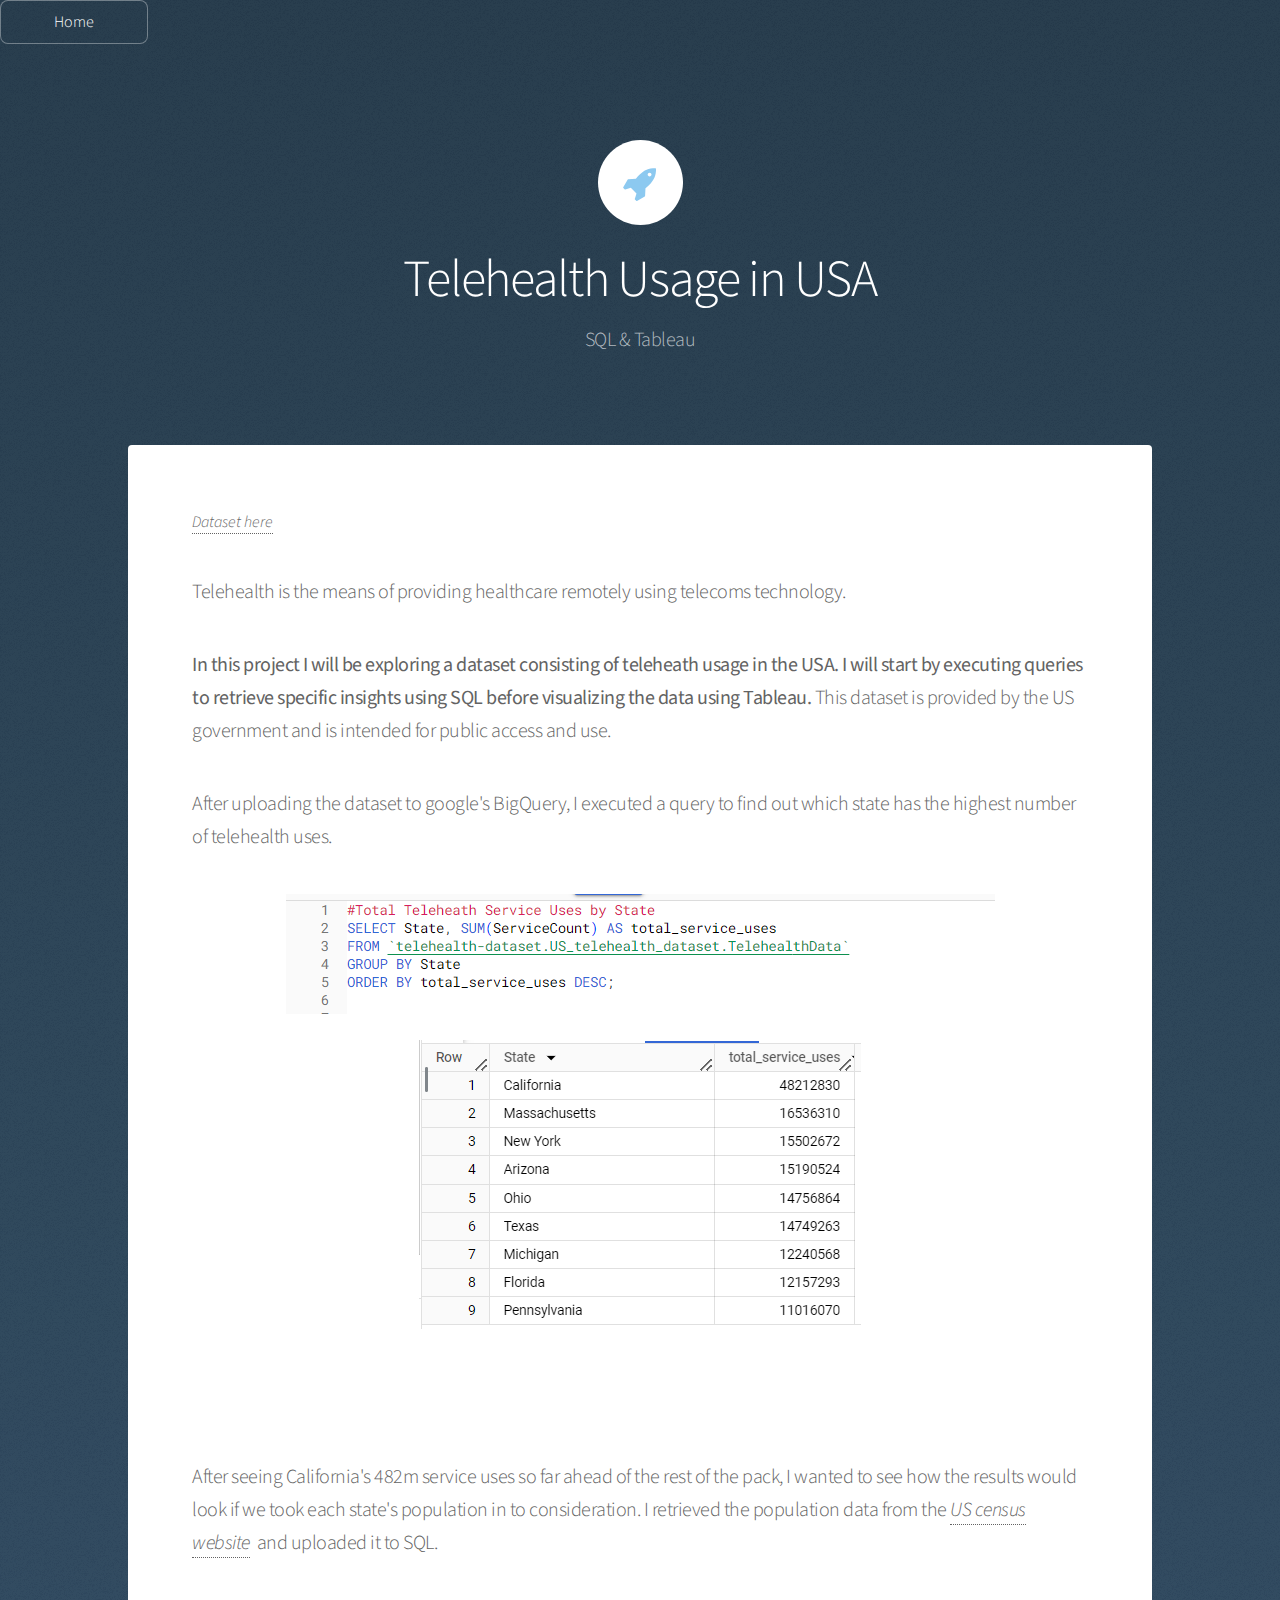
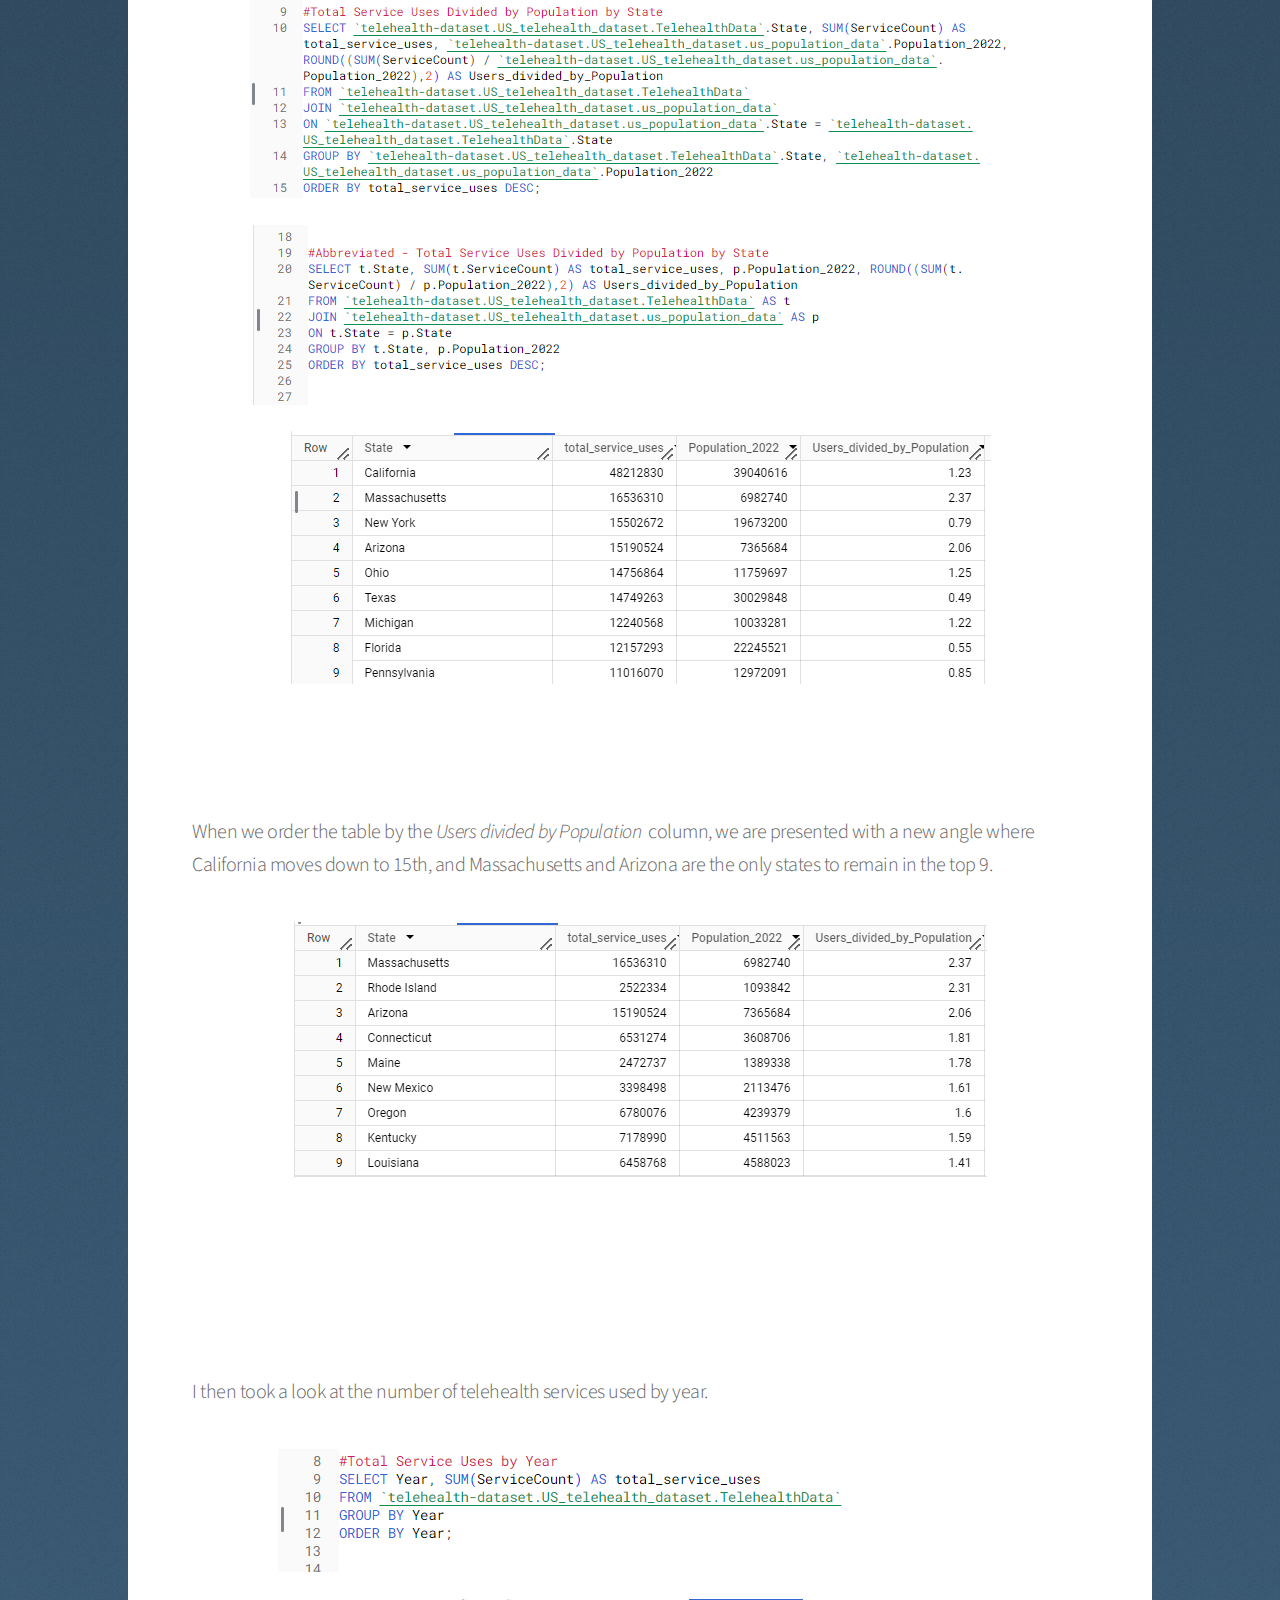
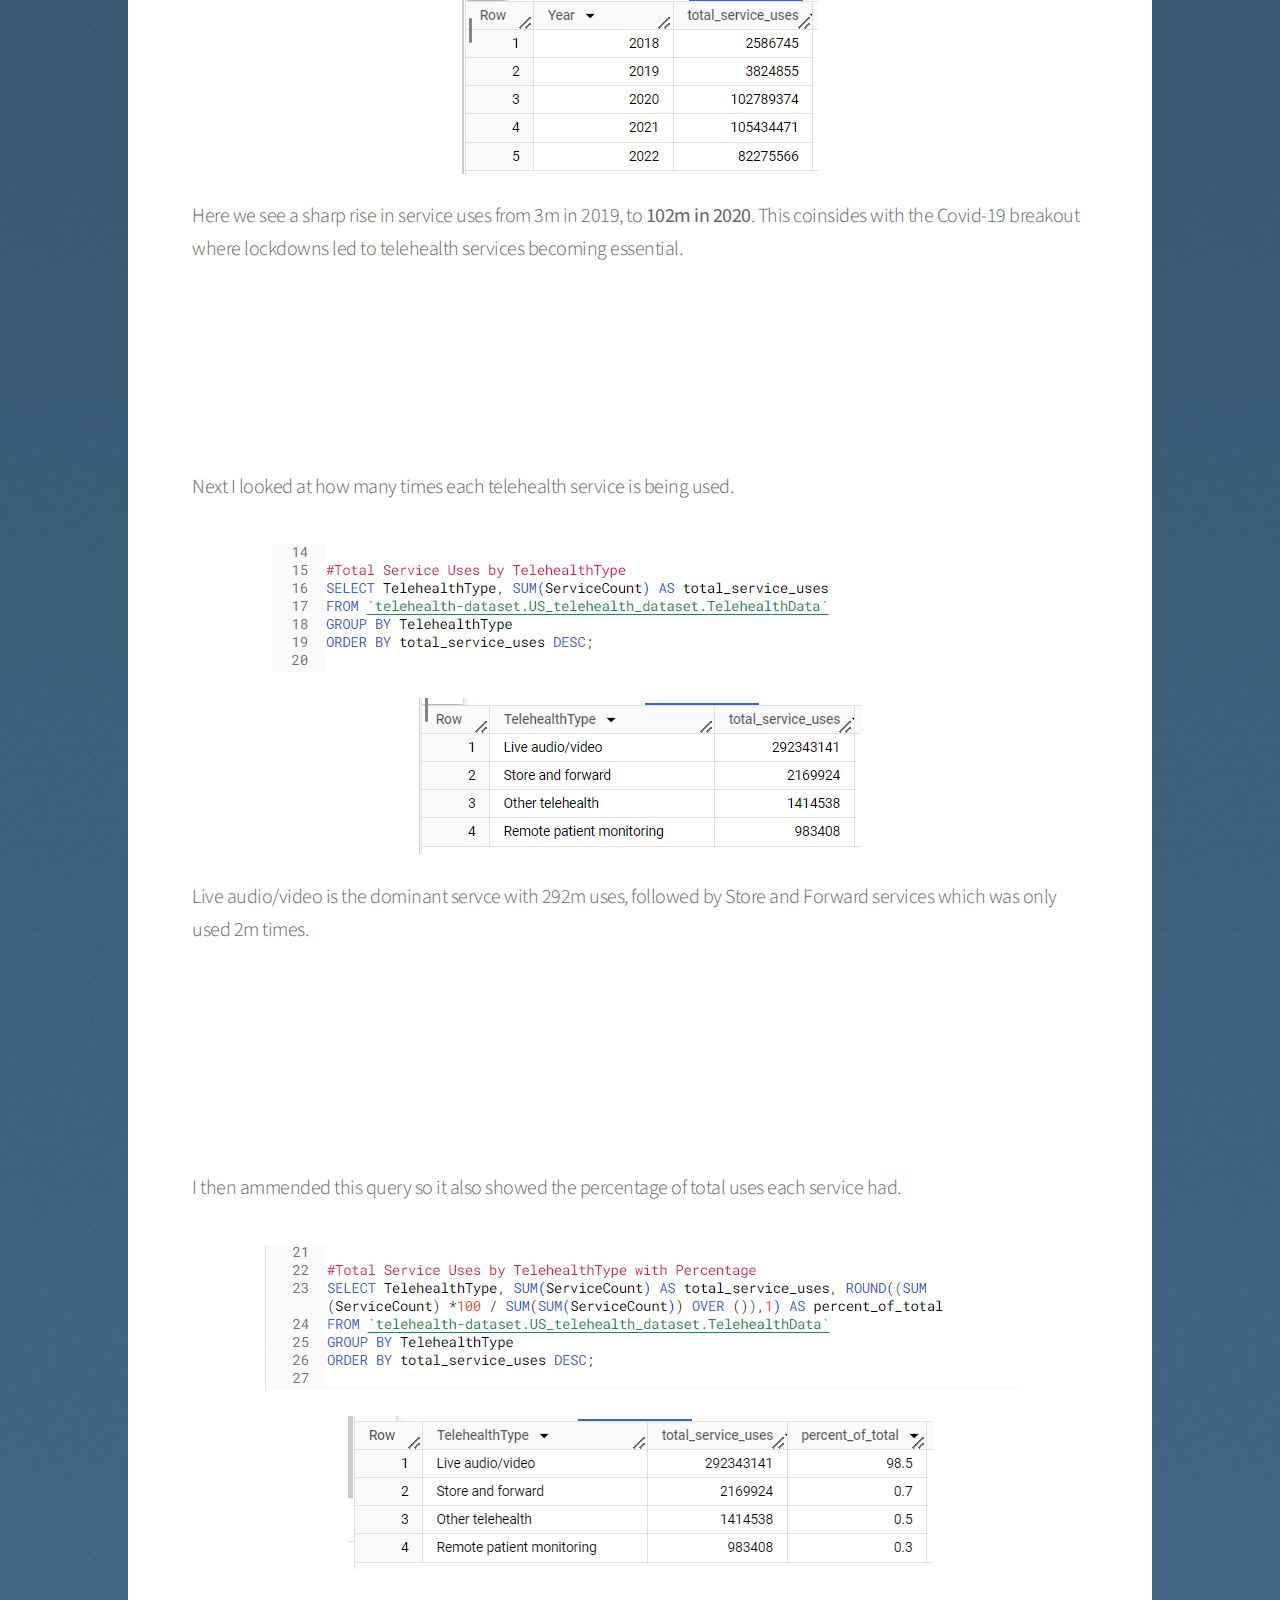
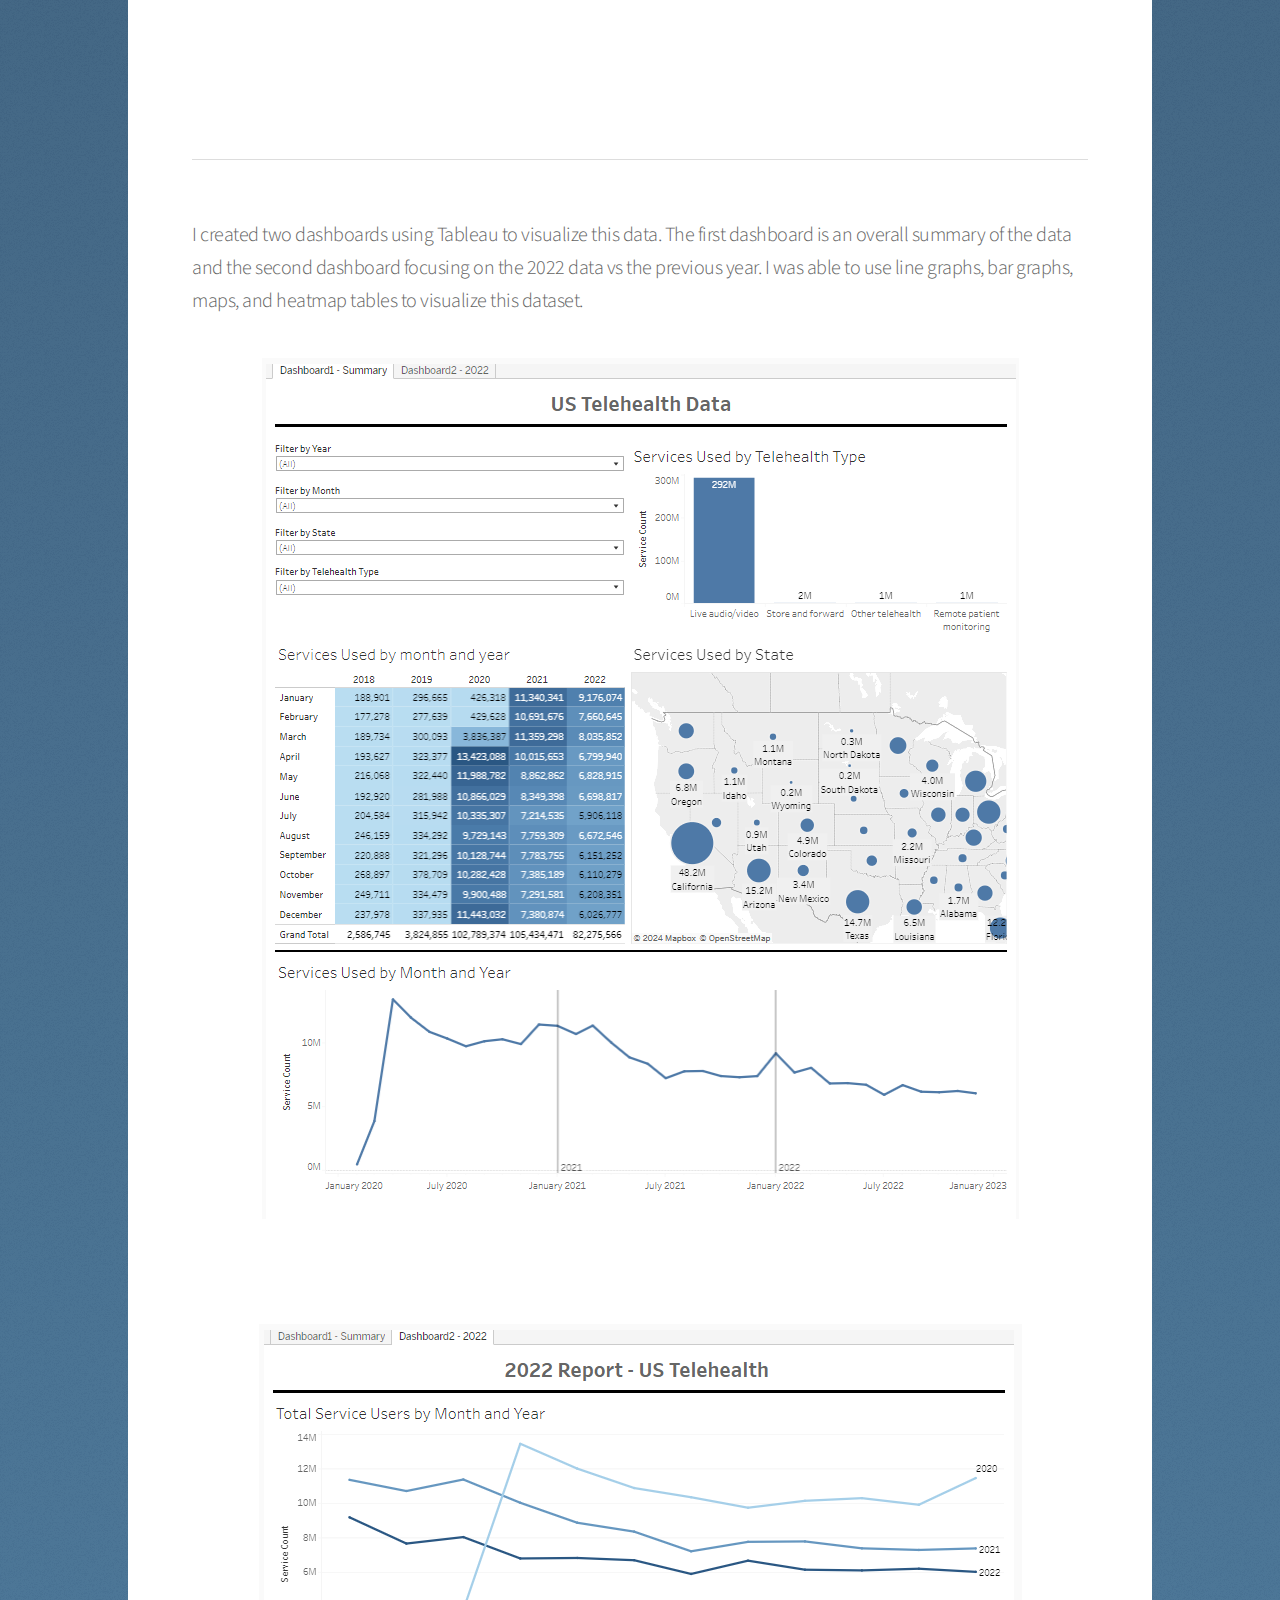
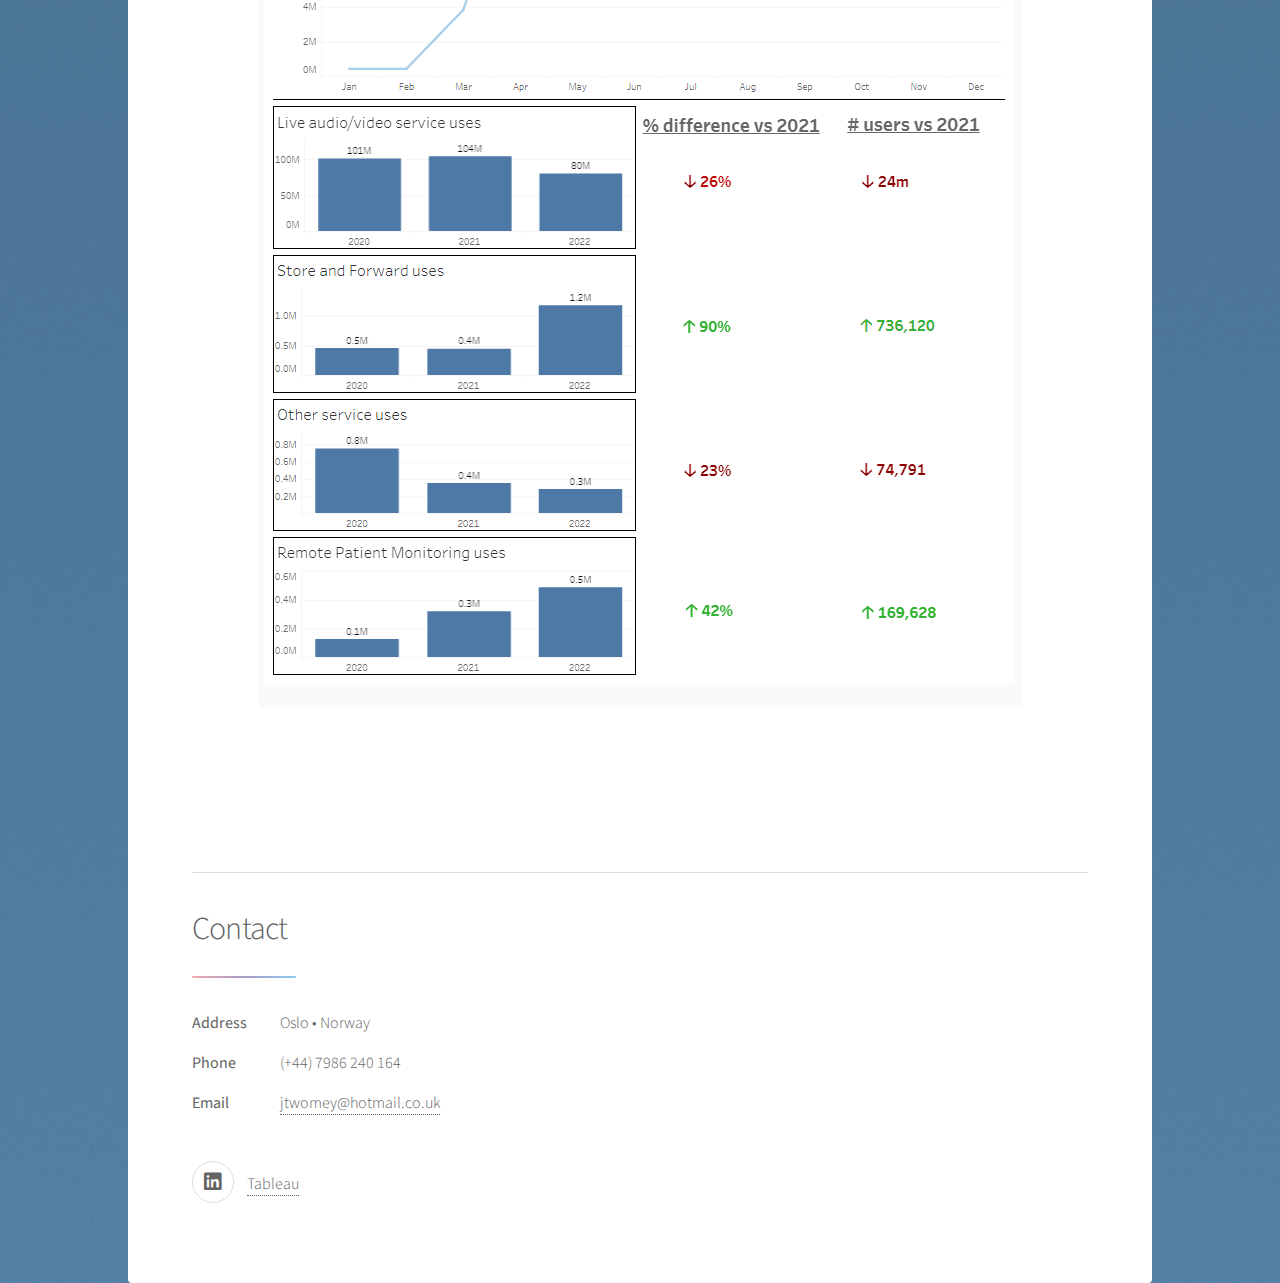
<file: Telehealth Project.html>
<!DOCTYPE HTML>
<!--
	Stellar by HTML5 UP
	html5up.net | @ajlkn
	Free for personal and commercial use under the CCA 3.0 license (html5up.net/license)
-->
<html>
	<head>
		<li><a href="index.html" class="button">Home</a></li>
		<title>Teleheath Data</title>
		<meta charset="utf-8" />
		<meta name="viewport" content="width=device-width, initial-scale=1, user-scalable=no" />
		<link rel="stylesheet" href="assets/css/main.css" />
		<noscript><link rel="stylesheet" href="assets/css/noscript.css" /></noscript>
	</head>
	<body class="is-preload">

		<!-- Wrapper -->
			<div id="wrapper">

				<!-- Header -->
					<header id="header" class="alt">
						<span class="logo"><img src="images/logo.svg" alt="" /></span>
						<h1>Telehealth Usage in USA</h1>
						<p>SQL & Tableau<br>
						<!-- <a href="https://linkedin.com/in/jack-twomey" target="_blank" >@JackTwomey</a> -->
					</header>

								<!-- Nav 
								<nav id="nav">
									<ul>
										<li><a href="#first" class="active">Avocado Prices</a></li>
										<li><a href="#second">Palmer Penguins</a></li>
									</ul>
								</nav>	-->


				<!-- Main -->
					<div id="main">

												<!-- First Section -->
												<section id="first" class="main">
													<header class="major">
														<!-- <h2>Teleheath usage in USA <i class="fas fa-hand-holding-medical"></i></h2> -->
														<a href="https://catalog.data.gov/dataset/telehealth-services-provided-to-the-medicaid-and-chip-population-6e74d" target="_blank">  <em>Dataset here</em></a><br> 
														<p>
														<!-- <u><b>P r o j e c t </b></u> -->
														<div><p>Telehealth is the means of providing healthcare remotely using telecoms technology.
															</p>	
														<div><p><b>In this project I will be exploring a dataset consisting of teleheath usage in the USA. 
															I will start by executing queries to retrieve specific insights using SQL before 
															visualizing the data using Tableau.
															</b>This dataset is provided by the US government and is intended for public access and use.</p>
															<div><p>After uploading the dataset to google's BigQuery, I executed a query to find out which state has 
															the highest number of telehealth uses.
															</p>
															<head>
																<style>
																	* {
																		padding: 0;
																		margin: 0;
																	}
																	.fit { /* set relative picture size */
																		max-width: 100%;
																		max-height: 100%;
																	}
																	.center {
																		display: block;
																		margin: auto;
																	}
																</style>
															</head>
															<body>
															
															<img class="center fit" src="images/Telehealth/1 Query - Users by State.png" >
															<br>
															<head>
																<style>
																	* {
																		padding: 0;
																		margin: 0;
																	}
																	.fit { /* set relative picture size */
																		max-width: 100%;
																		max-height: 100%;
																	}
																	.center {
																		display: block;
																		margin: auto;
																	}
																</style>
															</head>
															<body>
															
															<img class="center fit" src="images/Telehealth/1 Result - Users by State.png" >
															<br>
															<br> 
															<br> 
															<br> 
															<br> 
															<div><p>After seeing California's 482m service uses so far ahead of the rest of the pack, I wanted 
															to see how the results would look if we took each state's population in to consideration. I retrieved the 
															population data from the <a href="https://www.census.gov/data/tables/time-series/demo/popest/2020s-national-total.html" target="_blank">  <em>US census website</em></a>&nbsp; 
															and uploaded it to SQL.<br></p>														
															<head>
																<style>
																	* {
																		padding: 0;
																		margin: 0;
																	}
																	.fit { /* set relative picture size */
																		max-width: 100%;
																		max-height: 100%;
																	}
																	.center {
																		display: block;
																		margin: auto;
																	}
																</style>
															</head>
															<body>
															
															<img class="center fit" src="images/Telehealth/1.5 Query - Users by state and population.png" >
															<br>
															<head>
																<style>
																	* {
																		padding: 0;
																		margin: 0;
																	}
																	.fit { /* set relative picture size */
																		max-width: 100%;
																		max-height: 100%;
																	}
																	.center {
																		display: block;
																		margin: auto;
																	}
																</style>
															</head>
															<body>
															
															<img class="center fit" src="images/Telehealth/1.6 Query - abbreviated.png" >
															<br>
															<head>
																<style>
																	* {
																		padding: 0;
																		margin: 0;
																	}
																	.fit { /* set relative picture size */
																		max-width: 100%;
																		max-height: 100%;
																	}
																	.center {
																		display: block;
																		margin: auto;
																	}
																</style>
															</head>
															<body>
															
															<img class="center fit" src="images/Telehealth/1.6 Result - Users by state and Pop.png" >
															<br>
															<br> 
															<br> 
															<br> 
															<br> 
															<div><p>When we order the table by the <em>Users divided by Population</em>&nbsp; column, we are presented with 
																a new angle where California moves down to 15th, and Massachusetts and Arizona are the only states to 
																remain in the top 9.</p>
															<head>
																<style>
																	* {
																		padding: 0;
																		margin: 0;
																	}
																	.fit { /* set relative picture size */
																		max-width: 100%;
																		max-height: 100%;
																	}
																	.center {
																		display: block;
																		margin: auto;
																	}
																</style>
															</head>
															<body>
															
															<img class="center fit" src="images/Telehealth/1.7 Result - Users by state and Pop and Ordered.png" >
															</p>
															<br>
															<br>
															<br> 
															<br> 
															<br> 
															<br> 
															<div><p>I then took a look at the number of telehealth services used by year.</p>
															<head>
																<style>
																	* {
																		padding: 0;
																		margin: 0;
																	}
																	.fit { /* set relative picture size */
																		max-width: 100%;
																		max-height: 100%;
																	}
																	.center {
																		display: block;
																		margin: auto;
																	}
																</style>
															</head>
															<body>
															
															<img class="center fit" src="images/Telehealth/2 Query - Users by Year.png" >
															<br>
															<head>
																<style>
																	* {
																		padding: 0;
																		margin: 0;
																	}
																	.fit { /* set relative picture size */
																		max-width: 100%;
																		max-height: 100%;
																	}
																	.center {
																		display: block;
																		margin: auto;
																	}
																</style>
															</head>
															<body>
															
															<img class="center fit" src="images/Telehealth/2 Result - Users by Year.png" >
															<br> 
															<div><p>Here we see a sharp rise in service uses from 3m in 2019, to <b>102m in 2020</b>. This coinsides with the Covid-19 breakout
																where lockdowns led to telehealth services becoming essential.
															<br> 
															<br> 
															<br> 
															<br> 
															<br> 
															<br> 
															<div><p>Next I looked at how many times each telehealth service is being used.</p>
															<head>
																<style>
																	* {
																		padding: 0;
																		margin: 0;
																	}
																	.fit { /* set relative picture size */
																		max-width: 100%;
																		max-height: 100%;
																	}
																	.center {
																		display: block;
																		margin: auto;
																	}
																</style>
															</head>
															<body>
															
															<img class="center fit" src="images/Telehealth/3 Query - Users by Telehealth Type.png" >
															<br>
															<head>
																<style>
																	* {
																		padding: 0;
																		margin: 0;
																	}
																	.fit { /* set relative picture size */
																		max-width: 100%;
																		max-height: 100%;
																	}
																	.center {
																		display: block;
																		margin: auto;
																	}
																</style>
															</head>
															<body>
															
															<img class="center fit" src="images/Telehealth/3 Result - Users by Telehealth Type.png" >
															<br>
															<p>Live audio/video is the dominant servce with 292m uses, followed by Store and Forward services
															which was only used 2m times.
															</p><br>
															<br> 
															<br> 
															<br> 
															<br> 
															<br> 
															<br> 
															<div><p>I then ammended this query so it also showed the percentage of total uses each service had.</p>
															<head>
																<style>
																	* {
																		padding: 0;
																		margin: 0;
																	}
																	.fit { /* set relative picture size */
																		max-width: 100%;
																		max-height: 100%;
																	}
																	.center {
																		display: block;
																		margin: auto;
																	}
																</style>
															</head>
															<body>
															
															<img class="center fit" src="images/Telehealth/4 Query - Users by teleheath type with percent.png" >
															<br>
															<head>
																<style>
																	* {
																		padding: 0;
																		margin: 0;
																	}
																	.fit { /* set relative picture size */
																		max-width: 100%;
																		max-height: 100%;
																	}
																	.center {
																		display: block;
																		margin: auto;
																	}
																</style>
															</head>
															<body>
															
															<img class="center fit" src="images/Telehealth/4 Result - Users by telehealth type with percent.png" >
															<br>
															<!-- <p>The dominance of the Live audio/video service is further highlighted with it being responsible for 98.5% of usage.</p><br> -->
															<br> 
															<br> 
															<br> 
															<br> 
															<br>
															<hr> 
															<br> 
															<div><p>I created two dashboards using Tableau to visualize this data. The first dashboard is an overall summary of the 
															data and the second dashboard focusing on the 2022 data vs the previous year. I was able to use line graphs,
															bar graphs, maps, and heatmap tables to visualize this dataset.
															</p>
															<head>
																<style>
																	* {
																		padding: 0;
																		margin: 0;
																	}
																	.fit { /* set relative picture size */
																		max-width: 100%;
																		max-height: 100%;
																	}
																	.center {
																		display: block;
																		margin: auto;
																	}
																</style>
															</head>
															<body>
																<a target="_blank" href="https://public.tableau.com/app/profile/jack.twomey/vizzes">
															<img class="center fit" src="images/Telehealth/Dashboard1.png" >
															<br>
															<br>
															<br>
															<br>
															<head>
																<style>
																	* {
																		padding: 0;
																		margin: 0;
																	}
																	.fit { /* set relative picture size */
																		max-width: 100%;
																		max-height: 100%;
																	}
																	.center {
																		display: block;
																		margin: auto;
																	}
																</style>
															</head>
															<body>
																<a target="_blank" href="https://public.tableau.com/app/profile/jack.twomey/vizzes">
															<img class="center fit" src="images/Telehealth/Dashboard2.png" >
							</footer>
						<br>
					<br>
				<br>
			<br>
		<br>
	<hr>
				<!-- Footer -->
					<footer id="first">
						<section>
							<h2>Contact</h2>
							<dl class="alt">
								<dt>Address</dt>
								<dd>Oslo &bull; Norway</dd>
								<dt>Phone</dt>
								<dd>(+44) 7986 240 164</dd>
								<!-- <dt>Phone(Work)</dt>
								<dd>(+47) 481 92 482</dd> -->
								<dt>Email</dt>
								<dd><a>jtwomey@hotmail.co.uk</a></dd>
							</dl>
							<ul class="icons">
								<li><a href="https://linkedin.com/in/jack-twomey" target="_blank" class="icon brands fa-linkedin alt"><span class="label">LinkedIn</span></a></li>
								<!--<li><a href="#" class="icon brands fa-github alt"><span class="label">GitHub</span></a></li> -->
								<!--<li><a href="Power BI dashboards.html" target="_blank" class="label">Power BI</span></a></li> -->
								<li><a href="https://public.tableau.com/app/profile/jack.twomey" target="_blank" class="label">Tableau</span></a></li>
							</ul>
						</section>
						

			</div>

		<!-- Scripts -->
			<script src="assets/js/jquery.min.js"></script>
			<script src="assets/js/jquery.scrollex.min.js"></script>
			<script src="assets/js/jquery.scrolly.min.js"></script>
			<script src="assets/js/browser.min.js"></script>
			<script src="assets/js/breakpoints.min.js"></script>
			<script src="assets/js/util.js"></script>
			<script src="assets/js/main.js"></script>

	</body>
</html>
</file>
<file: assets/css/noscript.css>
/*
	Stellar by HTML5 UP
	html5up.net | @ajlkn
	Free for personal and commercial use under the CCA 3.0 license (html5up.net/license)
*/

/* Header */

	body.is-preload #header.alt > * {
		opacity: 1;
	}

	body.is-preload #header.alt .logo {
		-moz-transform: none;
		-webkit-transform: none;
		-ms-transform: none;
		transform: none;
	}
</file>
<file: assets/css/main.css>
@import url(fontawesome-all.min.css);
@import 'https://fonts.googleapis.com/css?family=Source+Sans+Pro:300,400';

/*
	Stellar by HTML5 UP
	html5up.net | @ajlkn
	Free for personal and commercial use under the CCA 3.0 license (html5up.net/license)
*/

html, body, div, span, applet, object,
iframe, h1, h2, h3, h4, h5, h6, p, blockquote,
pre, a, abbr, acronym, address, big, cite,
code, del, dfn, em, img, ins, kbd, q, s, samp,
small, strike, strong, sub, sup, tt, var, b,
u, i, center, dl, dt, dd, ol, ul, li, fieldset,
form, label, legend, table, caption, tbody,
tfoot, thead, tr, th, td, article, aside,
canvas, details, embed, figure, figcaption,
footer, header, hgroup, menu, nav, output, ruby,
section, summary, time, mark, audio, video {
	margin: 0;
	padding: 0;
	border: 0;
	font-size: 100%;
	font: inherit;
	vertical-align: baseline;}

article, aside, details, figcaption, figure,
footer, header, hgroup, menu, nav, section {
	display: block;}

body {
	line-height: 1;
}

ol, ul {
	list-style: none;
}

blockquote, q {
	quotes: none;
}

	blockquote:before, blockquote:after, q:before, q:after {
		content: '';
		content: none;
	}

table {
	border-collapse: collapse;
	border-spacing: 0;
}

body {
	-webkit-text-size-adjust: none;
}

mark {
	background-color: transparent;
	color: inherit;
}

input::-moz-focus-inner {
	border: 0;
	padding: 0;
}

input, select, textarea {
	-moz-appearance: none;
	-webkit-appearance: none;
	-ms-appearance: none;
	appearance: none;
}

/* Basic */

	@-ms-viewport {
		width: device-width;
	}

	body {
		-ms-overflow-style: scrollbar;
	}

	@media screen and (max-width: 480px) {

		html, body {
			min-width: 320px;
		}

	}

	html {
		box-sizing: border-box;
	}

	*, *:before, *:after {
		box-sizing: inherit;
	}

	body {
		background-color: #243949;
		background-image: url("images/overlay.png"), linear-gradient(to bottom, #243949 0%, #517fa4 100%);
		background-image: url("images/overlay.png"), linear-gradient(to bottom, #243949 0%, #517fa4 100%);
		background-image: url("images/overlay.png"), linear-gradient(to bottom, #243949 0%, #517fa4 100%);
		background-image: url("images/overlay.png"), linear-gradient(to bottom, #243949 0%, #517fa4 100%);
	}

		body.is-preload *, body.is-preload *:before, body.is-preload *:after {
			-moz-animation: none !important;
			-webkit-animation: none !important;
			-ms-animation: none !important;
			animation: none !important;
			-moz-transition: none !important;
			-webkit-transition: none !important;
			-ms-transition: none !important;
			transition: none !important;
		}

/* Type */

	body {
		background-color: #000000;
		color: rgba(255, 255, 255, 0.65);
	}

	body, input, select, textarea {
		font-family: "Source Sans Pro", Helvetica, sans-serif;
		font-size: 17pt;
		font-weight: 300;
		line-height: 1.65;
	}

		@media screen and (max-width: 1680px) {

			body, input, select, textarea {
				font-size: 14pt;
			}

		}

		@media screen and (max-width: 1280px) {

			body, input, select, textarea {
				font-size: 12pt;
			}

		}

		@media screen and (max-width: 360px) {

			body, input, select, textarea {
				font-size: 11pt;
			}

		}

	a {
		-moz-transition: color 0.2s ease, border-bottom 0.2s ease;
		-webkit-transition: color 0.2s ease, border-bottom 0.2s ease;
		-ms-transition: color 0.2s ease, border-bottom 0.2s ease;
		transition: color 0.2s ease, border-bottom 0.2s ease;
		text-decoration: none;
		border-bottom: dotted 1px;
		color: inherit;
	}

		a:hover {
			border-bottom-color: transparent;
		}

	strong, b {
		font-weight: 400;
	}

	em, i {
		font-style: italic;
	}

	p {
		margin: 0 0 2em 0;
	}

		p.content {
			-moz-columns: 20em 2;
			-webkit-columns: 20em 2;
			-ms-columns: 20em 2;
			columns: 20em 2;
			-moz-column-gap: 2em;
			-webkit-column-gap: 2em;
			-ms-column-gap: 2em;
			column-gap: 2em;
			text-align: justify;
		}

	h1, h2, h3, h4, h5, h6 {
		font-weight: 300;
		line-height: 1.5;
		margin: 0 0 0.7em 0;
		letter-spacing: -0.025em;
	}

		h1 a, h2 a, h3 a, h4 a, h5 a, h6 a {
			color: inherit;
			text-decoration: none;
		}

	h1 {
		font-size: 2.5em;
		line-height: 1.2;
	}

	h2 {
		font-size: 1.5em;
	}

	h3 {
		font-size: 1.25em;
	}

	h4 {
		font-size: 1.1em;
	}

	h5 {
		font-size: 0.9em;
	}

	h6 {
		font-size: 0.7em;
	}

	@media screen and (max-width: 736px) {

		h1 {
			font-size: 2em;
		}

	}

	sub {
		font-size: 0.8em;
		position: relative;
		top: 0.5em;
	}

	sup {
		font-size: 0.8em;
		position: relative;
		top: -0.5em;
	}

	blockquote {
		border-left: solid 4px;
		font-style: italic;
		margin: 0 0 2em 0;
		padding: 0.5em 0 0.5em 2em;
	}

	code {
		border-radius: 8px;
		border: solid 1px;
		font-family: "Courier New", monospace;
		font-size: 0.9em;
		margin: 0 0.25em;
		padding: 0.25em 0.65em;
	}

	pre {
		-webkit-overflow-scrolling: touch;
		font-family: "Courier New", monospace;
		font-size: 0.9em;
		margin: 0 0 2em 0;
	}

		pre code {
			display: block;
			line-height: 1.75;
			padding: 1em 1.5em;
			overflow-x: auto;
		}

	hr {
		border: 0;
		border-bottom: solid 1px;
		margin: 2em 0;
	}

		hr.major {
			margin: 3em 0;
		}

	.align-left {
		text-align: left;
	}

	.align-center {
		text-align: center;
	}

	.align-right {
		text-align: right;
	}

	input, select, textarea {
		color: #ffffff;
	}

	a:hover {
		color: #ffffff;
	}

	strong, b {
		color: #ffffff;
	}

	h1, h2, h3, h4, h5, h6 {
		color: #ffffff;
	}

	blockquote {
		border-left-color: rgba(255, 255, 255, 0.35);
	}

	code {
		background: rgba(255, 255, 255, 0.075);
		border-color: rgba(255, 255, 255, 0.35);
	}

	hr {
		border-bottom-color: rgba(255, 255, 255, 0.35);
	}

/* Row */

	.row {
		display: flex;
		flex-wrap: wrap;
		box-sizing: border-box;
		align-items: stretch;
	}

		.row > * {
			box-sizing: border-box;
		}

		.row.gtr-uniform > * > :last-child {
			margin-bottom: 0;
		}

		.row.aln-left {
			justify-content: flex-start;
		}

		.row.aln-center {
			justify-content: center;
		}

		.row.aln-right {
			justify-content: flex-end;
		}

		.row.aln-top {
			align-items: flex-start;
		}

		.row.aln-middle {
			align-items: center;
		}

		.row.aln-bottom {
			align-items: flex-end;
		}

		.row > .imp {
			order: -1;
		}

		.row > .col-1 {
			width: 8.33333%;
		}

		.row > .off-1 {
			margin-left: 8.33333%;
		}

		.row > .col-2 {
			width: 16.66667%;
		}

		.row > .off-2 {
			margin-left: 16.66667%;
		}

		.row > .col-3 {
			width: 25%;
		}

		.row > .off-3 {
			margin-left: 25%;
		}

		.row > .col-4 {
			width: 33.33333%;
		}

		.row > .off-4 {
			margin-left: 33.33333%;
		}

		.row > .col-5 {
			width: 41.66667%;
		}

		.row > .off-5 {
			margin-left: 41.66667%;
		}

		.row > .col-6 {
			width: 50%;
		}

		.row > .off-6 {
			margin-left: 50%;
		}

		.row > .col-7 {
			width: 58.33333%;
		}

		.row > .off-7 {
			margin-left: 58.33333%;
		}

		.row > .col-8 {
			width: 66.66667%;
		}

		.row > .off-8 {
			margin-left: 66.66667%;
		}

		.row > .col-9 {
			width: 75%;
		}

		.row > .off-9 {
			margin-left: 75%;
		}

		.row > .col-10 {
			width: 83.33333%;
		}

		.row > .off-10 {
			margin-left: 83.33333%;
		}

		.row > .col-11 {
			width: 91.66667%;
		}

		.row > .off-11 {
			margin-left: 91.66667%;
		}

		.row > .col-12 {
			width: 100%;
		}

		.row > .off-12 {
			margin-left: 100%;
		}

		.row.gtr-0 {
			margin-top: 0;
			margin-left: 0em;
		}

			.row.gtr-0 > * {
				padding: 0 0 0 0em;
			}

			.row.gtr-0.gtr-uniform {
				margin-top: 0em;
			}

				.row.gtr-0.gtr-uniform > * {
					padding-top: 0em;
				}

		.row.gtr-25 {
			margin-top: 0;
			margin-left: -0.375em;
		}

			.row.gtr-25 > * {
				padding: 0 0 0 0.375em;
			}

			.row.gtr-25.gtr-uniform {
				margin-top: -0.375em;
			}

				.row.gtr-25.gtr-uniform > * {
					padding-top: 0.375em;
				}

		.row.gtr-50 {
			margin-top: 0;
			margin-left: -0.75em;
		}

			.row.gtr-50 > * {
				padding: 0 0 0 0.75em;
			}

			.row.gtr-50.gtr-uniform {
				margin-top: -0.75em;
			}

				.row.gtr-50.gtr-uniform > * {
					padding-top: 0.75em;
				}

		.row {
			margin-top: 0;
			margin-left: -1.5em;
		}

			.row > * {
				padding: 0 0 0 1.5em;
			}

			.row.gtr-uniform {
				margin-top: -1.5em;
			}

				.row.gtr-uniform > * {
					padding-top: 1.5em;
				}

		.row.gtr-150 {
			margin-top: 0;
			margin-left: -2.25em;
		}

			.row.gtr-150 > * {
				padding: 0 0 0 2.25em;
			}

			.row.gtr-150.gtr-uniform {
				margin-top: -2.25em;
			}

				.row.gtr-150.gtr-uniform > * {
					padding-top: 2.25em;
				}

		.row.gtr-200 {
			margin-top: 0;
			margin-left: -3em;
		}

			.row.gtr-200 > * {
				padding: 0 0 0 3em;
			}

			.row.gtr-200.gtr-uniform {
				margin-top: -3em;
			}

				.row.gtr-200.gtr-uniform > * {
					padding-top: 3em;
				}

		@media screen and (max-width: 1680px) {

			.row {
				display: flex;
				flex-wrap: wrap;
				box-sizing: border-box;
				align-items: stretch;
			}

				.row > * {
					box-sizing: border-box;
				}

				.row.gtr-uniform > * > :last-child {
					margin-bottom: 0;
				}

				.row.aln-left {
					justify-content: flex-start;
				}

				.row.aln-center {
					justify-content: center;
				}

				.row.aln-right {
					justify-content: flex-end;
				}

				.row.aln-top {
					align-items: flex-start;
				}

				.row.aln-middle {
					align-items: center;
				}

				.row.aln-bottom {
					align-items: flex-end;
				}

				.row > .imp-xlarge {
					order: -1;
				}

				.row > .col-1-xlarge {
					width: 8.33333%;
				}

				.row > .off-1-xlarge {
					margin-left: 8.33333%;
				}

				.row > .col-2-xlarge {
					width: 16.66667%;
				}

				.row > .off-2-xlarge {
					margin-left: 16.66667%;
				}

				.row > .col-3-xlarge {
					width: 25%;
				}

				.row > .off-3-xlarge {
					margin-left: 25%;
				}

				.row > .col-4-xlarge {
					width: 33.33333%;
				}

				.row > .off-4-xlarge {
					margin-left: 33.33333%;
				}

				.row > .col-5-xlarge {
					width: 41.66667%;
				}

				.row > .off-5-xlarge {
					margin-left: 41.66667%;
				}

				.row > .col-6-xlarge {
					width: 50%;
				}

				.row > .off-6-xlarge {
					margin-left: 50%;
				}

				.row > .col-7-xlarge {
					width: 58.33333%;
				}

				.row > .off-7-xlarge {
					margin-left: 58.33333%;
				}

				.row > .col-8-xlarge {
					width: 66.66667%;
				}

				.row > .off-8-xlarge {
					margin-left: 66.66667%;
				}

				.row > .col-9-xlarge {
					width: 75%;
				}

				.row > .off-9-xlarge {
					margin-left: 75%;
				}

				.row > .col-10-xlarge {
					width: 83.33333%;
				}

				.row > .off-10-xlarge {
					margin-left: 83.33333%;
				}

				.row > .col-11-xlarge {
					width: 91.66667%;
				}

				.row > .off-11-xlarge {
					margin-left: 91.66667%;
				}

				.row > .col-12-xlarge {
					width: 100%;
				}

				.row > .off-12-xlarge {
					margin-left: 100%;
				}

				.row.gtr-0 {
					margin-top: 0;
					margin-left: 0em;
				}

					.row.gtr-0 > * {
						padding: 0 0 0 0em;
					}

					.row.gtr-0.gtr-uniform {
						margin-top: 0em;
					}

						.row.gtr-0.gtr-uniform > * {
							padding-top: 0em;
						}

				.row.gtr-25 {
					margin-top: 0;
					margin-left: -0.375em;
				}

					.row.gtr-25 > * {
						padding: 0 0 0 0.375em;
					}

					.row.gtr-25.gtr-uniform {
						margin-top: -0.375em;
					}

						.row.gtr-25.gtr-uniform > * {
							padding-top: 0.375em;
						}

				.row.gtr-50 {
					margin-top: 0;
					margin-left: -0.75em;
				}

					.row.gtr-50 > * {
						padding: 0 0 0 0.75em;
					}

					.row.gtr-50.gtr-uniform {
						margin-top: -0.75em;
					}

						.row.gtr-50.gtr-uniform > * {
							padding-top: 0.75em;
						}

				.row {
					margin-top: 0;
					margin-left: -1.5em;
				}

					.row > * {
						padding: 0 0 0 1.5em;
					}

					.row.gtr-uniform {
						margin-top: -1.5em;
					}

						.row.gtr-uniform > * {
							padding-top: 1.5em;
						}

				.row.gtr-150 {
					margin-top: 0;
					margin-left: -2.25em;
				}

					.row.gtr-150 > * {
						padding: 0 0 0 2.25em;
					}

					.row.gtr-150.gtr-uniform {
						margin-top: -2.25em;
					}

						.row.gtr-150.gtr-uniform > * {
							padding-top: 2.25em;
						}

				.row.gtr-200 {
					margin-top: 0;
					margin-left: -3em;
				}

					.row.gtr-200 > * {
						padding: 0 0 0 3em;
					}

					.row.gtr-200.gtr-uniform {
						margin-top: -3em;
					}

						.row.gtr-200.gtr-uniform > * {
							padding-top: 3em;
						}

		}

		@media screen and (max-width: 1280px) {

			.row {
				display: flex;
				flex-wrap: wrap;
				box-sizing: border-box;
				align-items: stretch;
			}

				.row > * {
					box-sizing: border-box;
				}

				.row.gtr-uniform > * > :last-child {
					margin-bottom: 0;
				}

				.row.aln-left {
					justify-content: flex-start;
				}

				.row.aln-center {
					justify-content: center;
				}

				.row.aln-right {
					justify-content: flex-end;
				}

				.row.aln-top {
					align-items: flex-start;
				}

				.row.aln-middle {
					align-items: center;
				}

				.row.aln-bottom {
					align-items: flex-end;
				}

				.row > .imp-large {
					order: -1;
				}

				.row > .col-1-large {
					width: 8.33333%;
				}

				.row > .off-1-large {
					margin-left: 8.33333%;
				}

				.row > .col-2-large {
					width: 16.66667%;
				}

				.row > .off-2-large {
					margin-left: 16.66667%;
				}

				.row > .col-3-large {
					width: 25%;
				}

				.row > .off-3-large {
					margin-left: 25%;
				}

				.row > .col-4-large {
					width: 33.33333%;
				}

				.row > .off-4-large {
					margin-left: 33.33333%;
				}

				.row > .col-5-large {
					width: 41.66667%;
				}

				.row > .off-5-large {
					margin-left: 41.66667%;
				}

				.row > .col-6-large {
					width: 50%;
				}

				.row > .off-6-large {
					margin-left: 50%;
				}

				.row > .col-7-large {
					width: 58.33333%;
				}

				.row > .off-7-large {
					margin-left: 58.33333%;
				}

				.row > .col-8-large {
					width: 66.66667%;
				}

				.row > .off-8-large {
					margin-left: 66.66667%;
				}

				.row > .col-9-large {
					width: 75%;
				}

				.row > .off-9-large {
					margin-left: 75%;
				}

				.row > .col-10-large {
					width: 83.33333%;
				}

				.row > .off-10-large {
					margin-left: 83.33333%;
				}

				.row > .col-11-large {
					width: 91.66667%;
				}

				.row > .off-11-large {
					margin-left: 91.66667%;
				}

				.row > .col-12-large {
					width: 100%;
				}

				.row > .off-12-large {
					margin-left: 100%;
				}

				.row.gtr-0 {
					margin-top: 0;
					margin-left: 0em;
				}

					.row.gtr-0 > * {
						padding: 0 0 0 0em;
					}

					.row.gtr-0.gtr-uniform {
						margin-top: 0em;
					}

						.row.gtr-0.gtr-uniform > * {
							padding-top: 0em;
						}

				.row.gtr-25 {
					margin-top: 0;
					margin-left: -0.375em;
				}

					.row.gtr-25 > * {
						padding: 0 0 0 0.375em;
					}

					.row.gtr-25.gtr-uniform {
						margin-top: -0.375em;
					}

						.row.gtr-25.gtr-uniform > * {
							padding-top: 0.375em;
						}

				.row.gtr-50 {
					margin-top: 0;
					margin-left: -0.75em;
				}

					.row.gtr-50 > * {
						padding: 0 0 0 0.75em;
					}

					.row.gtr-50.gtr-uniform {
						margin-top: -0.75em;
					}

						.row.gtr-50.gtr-uniform > * {
							padding-top: 0.75em;
						}

				.row {
					margin-top: 0;
					margin-left: -1.5em;
				}

					.row > * {
						padding: 0 0 0 1.5em;
					}

					.row.gtr-uniform {
						margin-top: -1.5em;
					}

						.row.gtr-uniform > * {
							padding-top: 1.5em;
						}

				.row.gtr-150 {
					margin-top: 0;
					margin-left: -2.25em;
				}

					.row.gtr-150 > * {
						padding: 0 0 0 2.25em;
					}

					.row.gtr-150.gtr-uniform {
						margin-top: -2.25em;
					}

						.row.gtr-150.gtr-uniform > * {
							padding-top: 2.25em;
						}

				.row.gtr-200 {
					margin-top: 0;
					margin-left: -3em;
				}

					.row.gtr-200 > * {
						padding: 0 0 0 3em;
					}

					.row.gtr-200.gtr-uniform {
						margin-top: -3em;
					}

						.row.gtr-200.gtr-uniform > * {
							padding-top: 3em;
						}

		}

		@media screen and (max-width: 980px) {

			.row {
				display: flex;
				flex-wrap: wrap;
				box-sizing: border-box;
				align-items: stretch;
			}

				.row > * {
					box-sizing: border-box;
				}

				.row.gtr-uniform > * > :last-child {
					margin-bottom: 0;
				}

				.row.aln-left {
					justify-content: flex-start;
				}

				.row.aln-center {
					justify-content: center;
				}

				.row.aln-right {
					justify-content: flex-end;
				}

				.row.aln-top {
					align-items: flex-start;
				}

				.row.aln-middle {
					align-items: center;
				}

				.row.aln-bottom {
					align-items: flex-end;
				}

				.row > .imp-medium {
					order: -1;
				}

				.row > .col-1-medium {
					width: 8.33333%;
				}

				.row > .off-1-medium {
					margin-left: 8.33333%;
				}

				.row > .col-2-medium {
					width: 16.66667%;
				}

				.row > .off-2-medium {
					margin-left: 16.66667%;
				}

				.row > .col-3-medium {
					width: 25%;
				}

				.row > .off-3-medium {
					margin-left: 25%;
				}

				.row > .col-4-medium {
					width: 33.33333%;
				}

				.row > .off-4-medium {
					margin-left: 33.33333%;
				}

				.row > .col-5-medium {
					width: 41.66667%;
				}

				.row > .off-5-medium {
					margin-left: 41.66667%;
				}

				.row > .col-6-medium {
					width: 50%;
				}

				.row > .off-6-medium {
					margin-left: 50%;
				}

				.row > .col-7-medium {
					width: 58.33333%;
				}

				.row > .off-7-medium {
					margin-left: 58.33333%;
				}

				.row > .col-8-medium {
					width: 66.66667%;
				}

				.row > .off-8-medium {
					margin-left: 66.66667%;
				}

				.row > .col-9-medium {
					width: 75%;
				}

				.row > .off-9-medium {
					margin-left: 75%;
				}

				.row > .col-10-medium {
					width: 83.33333%;
				}

				.row > .off-10-medium {
					margin-left: 83.33333%;
				}

				.row > .col-11-medium {
					width: 91.66667%;
				}

				.row > .off-11-medium {
					margin-left: 91.66667%;
				}

				.row > .col-12-medium {
					width: 100%;
				}

				.row > .off-12-medium {
					margin-left: 100%;
				}

				.row.gtr-0 {
					margin-top: 0;
					margin-left: 0em;
				}

					.row.gtr-0 > * {
						padding: 0 0 0 0em;
					}

					.row.gtr-0.gtr-uniform {
						margin-top: 0em;
					}

						.row.gtr-0.gtr-uniform > * {
							padding-top: 0em;
						}

				.row.gtr-25 {
					margin-top: 0;
					margin-left: -0.375em;
				}

					.row.gtr-25 > * {
						padding: 0 0 0 0.375em;
					}

					.row.gtr-25.gtr-uniform {
						margin-top: -0.375em;
					}

						.row.gtr-25.gtr-uniform > * {
							padding-top: 0.375em;
						}

				.row.gtr-50 {
					margin-top: 0;
					margin-left: -0.75em;
				}

					.row.gtr-50 > * {
						padding: 0 0 0 0.75em;
					}

					.row.gtr-50.gtr-uniform {
						margin-top: -0.75em;
					}

						.row.gtr-50.gtr-uniform > * {
							padding-top: 0.75em;
						}

				.row {
					margin-top: 0;
					margin-left: -1.5em;
				}

					.row > * {
						padding: 0 0 0 1.5em;
					}

					.row.gtr-uniform {
						margin-top: -1.5em;
					}

						.row.gtr-uniform > * {
							padding-top: 1.5em;
						}

				.row.gtr-150 {
					margin-top: 0;
					margin-left: -2.25em;
				}

					.row.gtr-150 > * {
						padding: 0 0 0 2.25em;
					}

					.row.gtr-150.gtr-uniform {
						margin-top: -2.25em;
					}

						.row.gtr-150.gtr-uniform > * {
							padding-top: 2.25em;
						}

				.row.gtr-200 {
					margin-top: 0;
					margin-left: -3em;
				}

					.row.gtr-200 > * {
						padding: 0 0 0 3em;
					}

					.row.gtr-200.gtr-uniform {
						margin-top: -3em;
					}

						.row.gtr-200.gtr-uniform > * {
							padding-top: 3em;
						}

		}

		@media screen and (max-width: 736px) {

			.row {
				display: flex;
				flex-wrap: wrap;
				box-sizing: border-box;
				align-items: stretch;
			}

				.row > * {
					box-sizing: border-box;
				}

				.row.gtr-uniform > * > :last-child {
					margin-bottom: 0;
				}

				.row.aln-left {
					justify-content: flex-start;
				}

				.row.aln-center {
					justify-content: center;
				}

				.row.aln-right {
					justify-content: flex-end;
				}

				.row.aln-top {
					align-items: flex-start;
				}

				.row.aln-middle {
					align-items: center;
				}

				.row.aln-bottom {
					align-items: flex-end;
				}

				.row > .imp-small {
					order: -1;
				}

				.row > .col-1-small {
					width: 8.33333%;
				}

				.row > .off-1-small {
					margin-left: 8.33333%;
				}

				.row > .col-2-small {
					width: 16.66667%;
				}

				.row > .off-2-small {
					margin-left: 16.66667%;
				}

				.row > .col-3-small {
					width: 25%;
				}

				.row > .off-3-small {
					margin-left: 25%;
				}

				.row > .col-4-small {
					width: 33.33333%;
				}

				.row > .off-4-small {
					margin-left: 33.33333%;
				}

				.row > .col-5-small {
					width: 41.66667%;
				}

				.row > .off-5-small {
					margin-left: 41.66667%;
				}

				.row > .col-6-small {
					width: 50%;
				}

				.row > .off-6-small {
					margin-left: 50%;
				}

				.row > .col-7-small {
					width: 58.33333%;
				}

				.row > .off-7-small {
					margin-left: 58.33333%;
				}

				.row > .col-8-small {
					width: 66.66667%;
				}

				.row > .off-8-small {
					margin-left: 66.66667%;
				}

				.row > .col-9-small {
					width: 75%;
				}

				.row > .off-9-small {
					margin-left: 75%;
				}

				.row > .col-10-small {
					width: 83.33333%;
				}

				.row > .off-10-small {
					margin-left: 83.33333%;
				}

				.row > .col-11-small {
					width: 91.66667%;
				}

				.row > .off-11-small {
					margin-left: 91.66667%;
				}

				.row > .col-12-small {
					width: 100%;
				}

				.row > .off-12-small {
					margin-left: 100%;
				}

				.row.gtr-0 {
					margin-top: 0;
					margin-left: 0em;
				}

					.row.gtr-0 > * {
						padding: 0 0 0 0em;
					}

					.row.gtr-0.gtr-uniform {
						margin-top: 0em;
					}

						.row.gtr-0.gtr-uniform > * {
							padding-top: 0em;
						}

				.row.gtr-25 {
					margin-top: 0;
					margin-left: -0.25em;
				}

					.row.gtr-25 > * {
						padding: 0 0 0 0.25em;
					}

					.row.gtr-25.gtr-uniform {
						margin-top: -0.25em;
					}

						.row.gtr-25.gtr-uniform > * {
							padding-top: 0.25em;
						}

				.row.gtr-50 {
					margin-top: 0;
					margin-left: -0.5em;
				}

					.row.gtr-50 > * {
						padding: 0 0 0 0.5em;
					}

					.row.gtr-50.gtr-uniform {
						margin-top: -0.5em;
					}

						.row.gtr-50.gtr-uniform > * {
							padding-top: 0.5em;
						}

				.row {
					margin-top: 0;
					margin-left: -1em;
				}

					.row > * {
						padding: 0 0 0 1em;
					}

					.row.gtr-uniform {
						margin-top: -1em;
					}

						.row.gtr-uniform > * {
							padding-top: 1em;
						}

				.row.gtr-150 {
					margin-top: 0;
					margin-left: -1.5em;
				}

					.row.gtr-150 > * {
						padding: 0 0 0 1.5em;
					}

					.row.gtr-150.gtr-uniform {
						margin-top: -1.5em;
					}

						.row.gtr-150.gtr-uniform > * {
							padding-top: 1.5em;
						}

				.row.gtr-200 {
					margin-top: 0;
					margin-left: -2em;
				}

					.row.gtr-200 > * {
						padding: 0 0 0 2em;
					}

					.row.gtr-200.gtr-uniform {
						margin-top: -2em;
					}

						.row.gtr-200.gtr-uniform > * {
							padding-top: 2em;
						}

		}

		@media screen and (max-width: 480px) {

			.row {
				display: flex;
				flex-wrap: wrap;
				box-sizing: border-box;
				align-items: stretch;
			}

				.row > * {
					box-sizing: border-box;
				}

				.row.gtr-uniform > * > :last-child {
					margin-bottom: 0;
				}

				.row.aln-left {
					justify-content: flex-start;
				}

				.row.aln-center {
					justify-content: center;
				}

				.row.aln-right {
					justify-content: flex-end;
				}

				.row.aln-top {
					align-items: flex-start;
				}

				.row.aln-middle {
					align-items: center;
				}

				.row.aln-bottom {
					align-items: flex-end;
				}

				.row > .imp-xsmall {
					order: -1;
				}

				.row > .col-1-xsmall {
					width: 8.33333%;
				}

				.row > .off-1-xsmall {
					margin-left: 8.33333%;
				}

				.row > .col-2-xsmall {
					width: 16.66667%;
				}

				.row > .off-2-xsmall {
					margin-left: 16.66667%;
				}

				.row > .col-3-xsmall {
					width: 25%;
				}

				.row > .off-3-xsmall {
					margin-left: 25%;
				}

				.row > .col-4-xsmall {
					width: 33.33333%;
				}

				.row > .off-4-xsmall {
					margin-left: 33.33333%;
				}

				.row > .col-5-xsmall {
					width: 41.66667%;
				}

				.row > .off-5-xsmall {
					margin-left: 41.66667%;
				}

				.row > .col-6-xsmall {
					width: 50%;
				}

				.row > .off-6-xsmall {
					margin-left: 50%;
				}

				.row > .col-7-xsmall {
					width: 58.33333%;
				}

				.row > .off-7-xsmall {
					margin-left: 58.33333%;
				}

				.row > .col-8-xsmall {
					width: 66.66667%;
				}

				.row > .off-8-xsmall {
					margin-left: 66.66667%;
				}

				.row > .col-9-xsmall {
					width: 75%;
				}

				.row > .off-9-xsmall {
					margin-left: 75%;
				}

				.row > .col-10-xsmall {
					width: 83.33333%;
				}

				.row > .off-10-xsmall {
					margin-left: 83.33333%;
				}

				.row > .col-11-xsmall {
					width: 91.66667%;
				}

				.row > .off-11-xsmall {
					margin-left: 91.66667%;
				}

				.row > .col-12-xsmall {
					width: 100%;
				}

				.row > .off-12-xsmall {
					margin-left: 100%;
				}

				.row.gtr-0 {
					margin-top: 0;
					margin-left: 0em;
				}

					.row.gtr-0 > * {
						padding: 0 0 0 0em;
					}

					.row.gtr-0.gtr-uniform {
						margin-top: 0em;
					}

						.row.gtr-0.gtr-uniform > * {
							padding-top: 0em;
						}

				.row.gtr-25 {
					margin-top: 0;
					margin-left: -0.3125em;
				}

					.row.gtr-25 > * {
						padding: 0 0 0 0.3125em;
					}

					.row.gtr-25.gtr-uniform {
						margin-top: -0.3125em;
					}

						.row.gtr-25.gtr-uniform > * {
							padding-top: 0.3125em;
						}

				.row.gtr-50 {
					margin-top: 0;
					margin-left: -0.625em;
				}

					.row.gtr-50 > * {
						padding: 0 0 0 0.625em;
					}

					.row.gtr-50.gtr-uniform {
						margin-top: -0.625em;
					}

						.row.gtr-50.gtr-uniform > * {
							padding-top: 0.625em;
						}

				.row {
					margin-top: 0;
					margin-left: -1.25em;
				}

					.row > * {
						padding: 0 0 0 1.25em;
					}

					.row.gtr-uniform {
						margin-top: -1.25em;
					}

						.row.gtr-uniform > * {
							padding-top: 1.25em;
						}

				.row.gtr-150 {
					margin-top: 0;
					margin-left: -1.875em;
				}

					.row.gtr-150 > * {
						padding: 0 0 0 1.875em;
					}

					.row.gtr-150.gtr-uniform {
						margin-top: -1.875em;
					}

						.row.gtr-150.gtr-uniform > * {
							padding-top: 1.875em;
						}

				.row.gtr-200 {
					margin-top: 0;
					margin-left: -2.5em;
				}

					.row.gtr-200 > * {
						padding: 0 0 0 2.5em;
					}

					.row.gtr-200.gtr-uniform {
						margin-top: -2.5em;
					}

						.row.gtr-200.gtr-uniform > * {
							padding-top: 2.5em;
						}

		}

/* Box */

	.box {
		border-radius: 8px;
		border: solid;
		margin-bottom: 2em;
		padding: 1.5em;
	}

		.box > :last-child,
		.box > :last-child > :last-child,
		.box > :last-child > :last-child > :last-child {
			margin-bottom: 0;
		}

		.box.alt {
			border: 0;
			border-radius: 0;
			padding: 0;
		}

	.box {
		border-color: rgba(255, 255, 255, 0.35);
	}

/* Button */

	input[type="submit"],
	input[type="reset"],
	input[type="button"],
	button,
	.button {
		-moz-appearance: none;
		-webkit-appearance: none;
		-ms-appearance: none;
		appearance: none;
		-moz-transition: background-color 0.2s ease-in-out, color 0.2s ease-in-out;
		-webkit-transition: background-color 0.2s ease-in-out, color 0.2s ease-in-out;
		-ms-transition: background-color 0.2s ease-in-out, color 0.2s ease-in-out;
		transition: background-color 0.2s ease-in-out, color 0.2s ease-in-out;
		border-radius: 8px;
		border: 0;
		cursor: pointer;
		display: inline-block;
		font-weight: 300;
		height: 2.75em;
		line-height: 2.75em;
		min-width: 9.25em;
		padding: 0 1.5em;
		text-align: center;
		text-decoration: none;
		white-space: nowrap;
	}

		input[type="submit"].icon,
		input[type="reset"].icon,
		input[type="button"].icon,
		button.icon,
		.button.icon {
			padding-left: 1.35em;
		}

			input[type="submit"].icon:before,
			input[type="reset"].icon:before,
			input[type="button"].icon:before,
			button.icon:before,
			.button.icon:before {
				margin-right: 0.5em;
			}

		input[type="submit"].fit,
		input[type="reset"].fit,
		input[type="button"].fit,
		button.fit,
		.button.fit {
			width: 100%;
		}

		input[type="submit"].small,
		input[type="reset"].small,
		input[type="button"].small,
		button.small,
		.button.small {
			font-size: 0.8em;
		}

		input[type="submit"].large,
		input[type="reset"].large,
		input[type="button"].large,
		button.large,
		.button.large {
			font-size: 1.35em;
		}

		input[type="submit"].disabled, input[type="submit"]:disabled,
		input[type="reset"].disabled,
		input[type="reset"]:disabled,
		input[type="button"].disabled,
		input[type="button"]:disabled,
		button.disabled,
		button:disabled,
		.button.disabled,
		.button:disabled {
			pointer-events: none;
			opacity: 0.25;
		}

		@media screen and (max-width: 736px) {

			input[type="submit"],
			input[type="reset"],
			input[type="button"],
			button,
			.button {
				min-width: 0;
			}

		}

	input[type="submit"],
	input[type="reset"],
	input[type="button"],
	button,
	.button {
		background-color: transparent;
		box-shadow: inset 0 0 0 1px rgba(255, 255, 255, 0.35);
		color: #ffffff !important;
	}

		input[type="submit"]:hover,
		input[type="reset"]:hover,
		input[type="button"]:hover,
		button:hover,
		.button:hover {
			background-color: rgba(255, 255, 255, 0.075);
		}

		input[type="submit"]:active,
		input[type="reset"]:active,
		input[type="button"]:active,
		button:active,
		.button:active {
			background-color: rgba(255, 255, 255, 0.2);
		}

		input[type="submit"].icon:before,
		input[type="reset"].icon:before,
		input[type="button"].icon:before,
		button.icon:before,
		.button.icon:before {
			color: rgba(255, 255, 255, 0.5);
		}

		input[type="submit"].primary,
		input[type="reset"].primary,
		input[type="button"].primary,
		button.primary,
		.button.primary {
			background-color: #8cc9f0;
			color: #ffffff !important;
			box-shadow: none;
		}

			input[type="submit"].primary:hover,
			input[type="reset"].primary:hover,
			input[type="button"].primary:hover,
			button.primary:hover,
			.button.primary:hover {
				background-color: #9acff2;
			}

			input[type="submit"].primary:active,
			input[type="reset"].primary:active,
			input[type="button"].primary:active,
			button.primary:active,
			.button.primary:active {
				background-color: #7ec3ee;
			}

			input[type="submit"].primary.icon:before,
			input[type="reset"].primary.icon:before,
			input[type="button"].primary.icon:before,
			button.primary.icon:before,
			.button.primary.icon:before {
				color: #ffffff !important;
			}

/* Form */

	form {
		margin: 0 0 2em 0;
	}

	label {
		display: block;
		font-size: 0.9em;
		font-weight: 400;
		margin: 0 0 1em 0;
	}

	input[type="text"],
	input[type="password"],
	input[type="email"],
	select,
	textarea {
		-moz-appearance: none;
		-webkit-appearance: none;
		-ms-appearance: none;
		appearance: none;
		border-radius: 8px;
		border: solid 1px;
		color: inherit;
		display: block;
		outline: 0;
		padding: 0 1em;
		text-decoration: none;
		width: 100%;
	}

		input[type="text"]:invalid,
		input[type="password"]:invalid,
		input[type="email"]:invalid,
		select:invalid,
		textarea:invalid {
			box-shadow: none;
		}

	select {
		background-size: 1.25rem;
		background-repeat: no-repeat;
		background-position: calc(100% - 1rem) center;
		height: 2.75em;
		padding-right: 2.75em;
		text-overflow: ellipsis;
	}

		select:focus::-ms-value {
			background-color: transparent;
		}

		select::-ms-expand {
			display: none;
		}

	input[type="text"],
	input[type="password"],
	input[type="email"],
	select {
		height: 2.75em;
	}

	textarea {
		padding: 0.75em 1em;
	}

	input[type="checkbox"],
	input[type="radio"] {
		-moz-appearance: none;
		-webkit-appearance: none;
		-ms-appearance: none;
		appearance: none;
		display: block;
		float: left;
		margin-right: -2em;
		opacity: 0;
		width: 1em;
		z-index: -1;
	}

		input[type="checkbox"] + label,
		input[type="radio"] + label {
			text-decoration: none;
			cursor: pointer;
			display: inline-block;
			font-size: 1em;
			font-weight: 300;
			padding-left: 2.4em;
			padding-right: 0.75em;
			position: relative;
		}

			input[type="checkbox"] + label:before,
			input[type="radio"] + label:before {
				-moz-osx-font-smoothing: grayscale;
				-webkit-font-smoothing: antialiased;
				display: inline-block;
				font-style: normal;
				font-variant: normal;
				text-rendering: auto;
				line-height: 1;
				text-transform: none !important;
				font-family: 'Font Awesome 5 Free';
				font-weight: 900;
			}

			input[type="checkbox"] + label:before,
			input[type="radio"] + label:before {
				border-radius: 8px;
				border: solid 1px;
				content: '';
				display: inline-block;
				font-size: 0.8em;
				height: 2.0625em;
				left: 0;
				line-height: 2.0625em;
				position: absolute;
				text-align: center;
				top: 0;
				width: 2.0625em;
			}

		input[type="checkbox"]:checked + label:before,
		input[type="radio"]:checked + label:before {
			content: '\f00c';
		}

	input[type="checkbox"] + label:before {
		border-radius: 8px;
	}

	input[type="radio"] + label:before {
		border-radius: 100%;
	}

	::-webkit-input-placeholder {
		opacity: 1.0;
	}

	:-moz-placeholder {
		opacity: 1.0;
	}

	::-moz-placeholder {
		opacity: 1.0;
	}

	:-ms-input-placeholder {
		opacity: 1.0;
	}

	label {
		color: #ffffff;
	}

	input[type="text"],
	input[type="password"],
	input[type="email"],
	select,
	textarea {
		background-color: rgba(255, 255, 255, 0.075);
		border-color: rgba(255, 255, 255, 0.35);
	}

		input[type="text"]:focus,
		input[type="password"]:focus,
		input[type="email"]:focus,
		select:focus,
		textarea:focus {
			border-color: #8cc9f0;
			box-shadow: 0 0 0 1px #8cc9f0;
		}

	select {
		background-image: url("data:image/svg+xml;charset=utf8,%3Csvg xmlns='http://www.w3.org/2000/svg' width='40' height='40' preserveAspectRatio='none' viewBox='0 0 40 40'%3E%3Cpath d='M9.4,12.3l10.4,10.4l10.4-10.4c0.2-0.2,0.5-0.4,0.9-0.4c0.3,0,0.6,0.1,0.9,0.4l3.3,3.3c0.2,0.2,0.4,0.5,0.4,0.9 c0,0.4-0.1,0.6-0.4,0.9L20.7,31.9c-0.2,0.2-0.5,0.4-0.9,0.4c-0.3,0-0.6-0.1-0.9-0.4L4.3,17.3c-0.2-0.2-0.4-0.5-0.4-0.9 c0-0.4,0.1-0.6,0.4-0.9l3.3-3.3c0.2-0.2,0.5-0.4,0.9-0.4S9.1,12.1,9.4,12.3z' fill='rgba(255, 255, 255, 0.35)' /%3E%3C/svg%3E");
	}

		select option {
			color: #ffffff;
			background: #935d8c;
		}

	input[type="checkbox"] + label,
	input[type="radio"] + label {
		color: rgba(255, 255, 255, 0.65);
	}

		input[type="checkbox"] + label:before,
		input[type="radio"] + label:before {
			background: rgba(255, 255, 255, 0.075);
			border-color: rgba(255, 255, 255, 0.35);
		}

	input[type="checkbox"]:checked + label:before,
	input[type="radio"]:checked + label:before {
		background-color: #ffffff;
		border-color: #ffffff;
		color: #935d8c;
	}

	input[type="checkbox"]:focus + label:before,
	input[type="radio"]:focus + label:before {
		border-color: #8cc9f0;
		box-shadow: 0 0 0 1px #8cc9f0;
	}

	::-webkit-input-placeholder {
		color: rgba(255, 255, 255, 0.5) !important;
	}

	:-moz-placeholder {
		color: rgba(255, 255, 255, 0.5) !important;
	}

	::-moz-placeholder {
		color: rgba(255, 255, 255, 0.5) !important;
	}

	:-ms-input-placeholder {
		color: rgba(255, 255, 255, 0.5) !important;
	}

	.formerize-placeholder {
		color: rgba(255, 255, 255, 0.5) !important;
	}

/* Icon */

	.icon {
		text-decoration: none;
		-moz-transition: background-color 0.2s ease-in-out, color 0.2s ease-in-out;
		-webkit-transition: background-color 0.2s ease-in-out, color 0.2s ease-in-out;
		-ms-transition: background-color 0.2s ease-in-out, color 0.2s ease-in-out;
		transition: background-color 0.2s ease-in-out, color 0.2s ease-in-out;
		border-bottom: none;
		position: relative;
	}

		.icon:before {
			-moz-osx-font-smoothing: grayscale;
			-webkit-font-smoothing: antialiased;
			display: inline-block;
			font-style: normal;
			font-variant: normal;
			text-rendering: auto;
			line-height: 1;
			text-transform: none !important;
			font-family: 'Font Awesome 5 Free';
			font-weight: 400;
		}

		.icon > .label {
			display: none;
		}

		.icon:before {
			line-height: solid;
		}

		.icon.solid:before {
			font-weight: 900;
		}

		.icon.brands:before {
			font-family: 'Font Awesome 5 Brands';
		}

		.icon.major {
			border: solid 1px;
			display: inline-block;
			border-radius: 100%;
			padding: 0.65em;
			margin: 0 0 2em 0;
			cursor: default;
		}

			.icon.major:before {
				display: inline-block;
				font-size: 6.25rem;
				width: 2.25em;
				height: 2.25em;
				line-height: 2.2em;
				border-radius: 100%;
				border: solid 1px;
				text-align: center;
			}

		.icon.alt {
			display: inline-block;
			border: solid 1px;
			border-radius: 100%;
		}

			.icon.alt:before {
				display: block;
				font-size: 1.25em;
				width: 2em;
				height: 2em;
				text-align: center;
				line-height: 2em;
			}

		.icon.style1 {
			color: #efa8b0;
		}

		.icon.style2 {
			color: #c79cc8;
		}

		.icon.style3 {
			color: #a89cc8;
		}

		.icon.style4 {
			color: #9bb2e1;
		}

		.icon.style5 {
			color: #8cc9f0;
		}

		@media screen and (max-width: 1680px) {

			.icon.major:before {
				font-size: 5.5rem;
			}

		}

		@media screen and (max-width: 1280px) {

			.icon.major:before {
				font-size: 4.75rem;
			}

		}

		@media screen and (max-width: 736px) {

			.icon.major {
				margin: 0 0 1.5em 0;
				padding: 0.35em;
			}

				.icon.major:before {
					font-size: 3.5rem;
				}

		}

	.icon.major {
		border-color: rgba(255, 255, 255, 0.35);
	}

		.icon.major:before {
			border-color: rgba(255, 255, 255, 0.35);
		}

	.icon.alt {
		border-color: rgba(255, 255, 255, 0.35);
		color: #ffffff;
	}

		.icon.alt:hover {
			background-color: rgba(255, 255, 255, 0.075);
		}

		.icon.alt:active {
			background-color: rgba(255, 255, 255, 0.2);
		}

/* Image */

	.image {
		border-radius: 8px;
		border: 0;
		display: inline-block;
		position: relative;
	}

		.image img {
			border-radius: 8px;
			display: block;
		}

		.image.left, .image.right {
			max-width: 40%;
		}

			.image.left img, .image.right img {
				width: 100%;
			}

		.image.left {
			float: left;
			margin: 0 1.5em 1em 0;
			top: 0.25em;
		}

		.image.right {
			float: right;
			margin: 0 0 1em 1.5em;
			top: 0.25em;
		}

		.image.fit {
			display: block;
			margin: 0 0 2em 0;
			width: 100%;
		}

			.image.fit img {
				width: 100%;
			}

		.image.main {
			display: block;
			margin: 0 0 3em 0;
			width: 100%;
		}

			.image.main img {
				width: 100%;
			}

/* List */

	ol {
		list-style: decimal;
		margin: 0 0 2em 0;
		padding-left: 1.25em;
	}

		ol li {
			padding-left: 0.25em;
		}

	ul {
		list-style: disc;
		margin: 0 0 2em 0;
		padding-left: 1em;
	}

		ul li {
			padding-left: 0.5em;
		}

		ul.alt {
			list-style: none;
			padding-left: 0;
		}

			ul.alt li {
				border-top: solid 1px;
				padding: 0.5em 0;
			}

				ul.alt li:first-child {
					border-top: 0;
					padding-top: 0;
				}

	dl {
		margin: 0 0 2em 0;
	}

		dl dt {
			display: block;
			font-weight: 400;
			margin: 0 0 1em 0;
		}

		dl dd {
			margin-left: 2em;
		}

		dl.alt dt {
			display: block;
			width: 3em;
			margin: 0;
			clear: left;
			float: left;
		}

		dl.alt dd {
			margin: 0 0 0.85em 5.5em;
		}

		dl.alt:after {
			content: '';
			display: block;
			clear: both;
		}

	ul.alt li {
		border-top-color: rgba(255, 255, 255, 0.35);
	}

	dl dt {
		color: #ffffff;
	}

/* Actions */

	ul.actions {
		display: -moz-flex;
		display: -webkit-flex;
		display: -ms-flex;
		display: flex;
		cursor: default;
		list-style: none;
		margin-left: -1em;
		padding-left: 0;
	}

		ul.actions li {
			padding: 0 0 0 1em;
			vertical-align: middle;
		}

		ul.actions.special {
			-moz-justify-content: center;
			-webkit-justify-content: center;
			-ms-justify-content: center;
			justify-content: center;
			width: 100%;
			margin-left: 0;
		}

			ul.actions.special li:first-child {
				padding-left: 0;
			}

		ul.actions.stacked {
			-moz-flex-direction: column;
			-webkit-flex-direction: column;
			-ms-flex-direction: column;
			flex-direction: column;
			margin-left: 0;
		}

			ul.actions.stacked li {
				padding: 1.3em 0 0 0;
			}

				ul.actions.stacked li:first-child {
					padding-top: 0;
				}

		ul.actions.fit {
			width: calc(100% + 1em);
		}

			ul.actions.fit li {
				-moz-flex-grow: 1;
				-webkit-flex-grow: 1;
				-ms-flex-grow: 1;
				flex-grow: 1;
				-moz-flex-shrink: 1;
				-webkit-flex-shrink: 1;
				-ms-flex-shrink: 1;
				flex-shrink: 1;
				width: 100%;
			}

				ul.actions.fit li > * {
					width: 100%;
				}

			ul.actions.fit.stacked {
				width: 100%;
			}

		@media screen and (max-width: 480px) {

			ul.actions:not(.fixed) {
				-moz-flex-direction: column;
				-webkit-flex-direction: column;
				-ms-flex-direction: column;
				flex-direction: column;
				margin-left: 0;
				width: 100% !important;
			}

				ul.actions:not(.fixed) li {
					-moz-flex-grow: 1;
					-webkit-flex-grow: 1;
					-ms-flex-grow: 1;
					flex-grow: 1;
					-moz-flex-shrink: 1;
					-webkit-flex-shrink: 1;
					-ms-flex-shrink: 1;
					flex-shrink: 1;
					padding: 1em 0 0 0;
					text-align: center;
					width: 100%;
				}

					ul.actions:not(.fixed) li > * {
						width: 100%;
					}

					ul.actions:not(.fixed) li:first-child {
						padding-top: 0;
					}

					ul.actions:not(.fixed) li input[type="submit"],
					ul.actions:not(.fixed) li input[type="reset"],
					ul.actions:not(.fixed) li input[type="button"],
					ul.actions:not(.fixed) li button,
					ul.actions:not(.fixed) li .button {
						width: 100%;
					}

						ul.actions:not(.fixed) li input[type="submit"].icon:before,
						ul.actions:not(.fixed) li input[type="reset"].icon:before,
						ul.actions:not(.fixed) li input[type="button"].icon:before,
						ul.actions:not(.fixed) li button.icon:before,
						ul.actions:not(.fixed) li .button.icon:before {
							margin-left: -0.5rem;
						}

		}

/* Icons */

	ul.icons {
		cursor: default;
		list-style: none;
		padding-left: 0;
	}

		ul.icons li {
			display: inline-block;
			padding: 0 0.65em 0 0;
		}

			ul.icons li:last-child {
				padding-right: 0 !important;
			}

/* Section/Article */

	section.special, article.special {
		text-align: center;
	}

	header.major {
		margin-bottom: 3em;
	}

		header.major h2 {
			font-size: 2em;
		}

			header.major h2:after {
				display: block;
				content: '';
				width: 3.25em;
				height: 2px;
				margin: 0.7em 0 1em 0;
				border-radius: 2px;
			}

				section.special header.major h2:after, article.special header.major h2:after {
					margin-left: auto;
					margin-right: auto;
				}

		header.major p {
			font-size: 1.25em;
			letter-spacing: -0.025em;
		}

		header.major.special {
			text-align: center;
		}

			header.major.special h2:after {
				margin-left: auto;
				margin-right: auto;
			}

	footer.major {
		margin-top: 3em;
	}

	@media screen and (max-width: 736px) {

		header.major {
			margin-bottom: 0;
		}

			header.major h2 {
				font-size: 1.5em;
			}

			header.major p {
				font-size: 1em;
				letter-spacing: 0;
			}

				header.major p br {
					display: none;
				}

		footer.major {
			margin-top: 0;
		}

	}

	header.major h2:after {
		background-color: rgba(255, 255, 255, 0.35);
	}

/* Table */

	.table-wrapper {
		-webkit-overflow-scrolling: touch;
		overflow-x: auto;
	}

	table {
		margin: 0 0 2em 0;
		width: 100%;
	}

		table tbody tr {
			border: solid 1px;
			border-left: 0;
			border-right: 0;
		}

		table td {
			padding: 0.75em 0.75em;
		}

		table th {
			font-size: 0.9em;
			font-weight: 400;
			padding: 0 0.75em 0.75em 0.75em;
			text-align: left;
		}

		table thead {
			border-bottom: solid 2px;
		}

		table tfoot {
			border-top: solid 2px;
		}

		table.alt {
			border-collapse: separate;
		}

			table.alt tbody tr td {
				border: solid 1px;
				border-left-width: 0;
				border-top-width: 0;
			}

				table.alt tbody tr td:first-child {
					border-left-width: 1px;
				}

			table.alt tbody tr:first-child td {
				border-top-width: 1px;
			}

			table.alt thead {
				border-bottom: 0;
			}

			table.alt tfoot {
				border-top: 0;
			}

	table tbody tr {
		border-color: rgba(255, 255, 255, 0.35);
	}

		table tbody tr:nth-child(2n + 1) {
			background-color: rgba(255, 255, 255, 0.075);
		}

	table th {
		color: #ffffff;
	}

	table thead {
		border-bottom-color: rgba(255, 255, 255, 0.35);
	}

	table tfoot {
		border-top-color: rgba(255, 255, 255, 0.35);
	}

	table.alt tbody tr td {
		border-color: rgba(255, 255, 255, 0.35);
	}

/* Features */

	.features {
		display: -moz-flex;
		display: -webkit-flex;
		display: -ms-flex;
		display: flex;
		-moz-flex-wrap: wrap;
		-webkit-flex-wrap: wrap;
		-ms-flex-wrap: wrap;
		flex-wrap: wrap;
		-moz-justify-content: center;
		-webkit-justify-content: center;
		-ms-justify-content: center;
		justify-content: center;
		width: calc(100% + 2em);
		margin: 0 0 3em -2em;
		padding: 0;
		list-style: none;
	}

		.features li {
			width: calc(33.33333% - 2em);
			margin-left: 2em;
			margin-top: 3em;
			padding: 0;
		}

			.features li:nth-child(1), .features li:nth-child(2), .features li:nth-child(3) {
				margin-top: 0;
			}

			.features li > :last-child {
				margin-bottom: 0;
			}

		@media screen and (max-width: 980px) {

			.features li {
				width: calc(50% - 2em);
			}

				.features li:nth-child(3) {
					margin-top: 3em;
				}

		}

		@media screen and (max-width: 736px) {

			.features {
				width: 100%;
				margin: 0 0 2em 0;
			}

				.features li {
					width: 100%;
					margin-left: 0;
					margin-top: 2em;
				}

					.features li:nth-child(2), .features li:nth-child(3) {
						margin-top: 2em;
					}

		}

/* Statistics */

	.statistics {
		display: -moz-flex;
		display: -webkit-flex;
		display: -ms-flex;
		display: flex;
		width: 100%;
		margin: 0 0 3em 0;
		padding: 0;
		list-style: none;
		cursor: default;
	}

		.statistics li {
			-moz-flex: 1;
			-webkit-flex: 1;
			-ms-flex: 1;
			flex: 1;
			padding: 1.5em;
			color: #ffffff;
			text-align: center;
		}

			.statistics li.style1 {
				background-color: #efa8b0;
			}

			.statistics li.style2 {
				background-color: #c79cc8;
			}

			.statistics li.style3 {
				background-color: #a89cc8;
			}

			.statistics li.style4 {
				background-color: #9bb2e1;
			}

			.statistics li.style5 {
				background-color: #8cc9f0;
			}

			.statistics li strong, .statistics li b {
				display: block;
				font-size: 2em;
				line-height: 1.1;
				color: inherit !important;
				font-weight: 300;
				letter-spacing: -0.025em;
			}

			.statistics li:first-child {
				border-top-left-radius: 8px;
				border-bottom-left-radius: 8px;
			}

			.statistics li:last-child {
				border-top-right-radius: 8px;
				border-bottom-right-radius: 8px;
			}

			.statistics li .icon {
				display: inline-block;
			}

				.statistics li .icon:before {
					font-size: 2.75rem;
					line-height: 1.3;
				}

		@media screen and (max-width: 980px) {

			.statistics li strong, .statistics li b {
				font-size: 1.5em;
			}

		}

		@media screen and (max-width: 736px) {

			.statistics {
				display: block;
				width: 20em;
				max-width: 100%;
				margin: 0 auto 2em auto;
			}

				.statistics li:first-child {
					border-bottom-left-radius: 0;
					border-top-right-radius: 8px;
				}

				.statistics li:last-child {
					border-top-right-radius: 0;
					border-bottom-left-radius: 8px;
				}

				.statistics li .icon:before {
					font-size: 3.75rem;
				}

				.statistics li strong, .statistics li b {
					font-size: 2.5em;
				}

		}

/* Spotlight */

	.spotlight {
		display: -moz-flex;
		display: -webkit-flex;
		display: -ms-flex;
		display: flex;
		-moz-align-items: center;
		-webkit-align-items: center;
		-ms-align-items: center;
		align-items: center;
		margin: 0 0 2em 0;
	}

		.spotlight .content {
			-moz-flex: 1;
			-webkit-flex: 1;
			-ms-flex: 1;
			flex: 1;
		}

			.spotlight .content > :last-child {
				margin-bottom: 0;
			}

			.spotlight .content header.major {
				margin: 0 0 2em 0;
			}

		.spotlight .image {
			display: inline-block;
			margin-left: 4em;
			padding: 0.65em;
			border-radius: 100%;
			border: solid 1px;
		}

			.spotlight .image img {
				display: block;
				border-radius: 100%;
				width: 16em;
			}

		@media screen and (max-width: 980px) {

			.spotlight {
				-moz-flex-direction: column-reverse;
				-webkit-flex-direction: column-reverse;
				-ms-flex-direction: column-reverse;
				flex-direction: column-reverse;
				text-align: center;
			}

				.spotlight .content {
					-moz-flex: 0 1 auto;
					-webkit-flex: 0 1 auto;
					-ms-flex: 0 1 auto;
					flex: 0 1 auto;
					width: 100%;
				}

					.spotlight .content header.major h2:after {
						margin-left: auto;
						margin-right: auto;
					}

					.spotlight .content .actions {
						-moz-justify-content: center;
						-webkit-justify-content: center;
						-ms-justify-content: center;
						justify-content: center;
						width: calc(100% + 1em);
					}

				.spotlight .image {
					-moz-flex: 0 1 auto;
					-webkit-flex: 0 1 auto;
					-ms-flex: 0 1 auto;
					flex: 0 1 auto;
					margin-left: 0;
					margin-bottom: 2em;
				}

		}

		@media screen and (max-width: 736px) {

			.spotlight .image {
				padding: 0.35em;
			}

				.spotlight .image img {
					width: 12em;
				}

		}

	.spotlight .image {
		border-color: rgba(255, 255, 255, 0.35);
	}

/* Header */

	#header {
		padding: 5em 5em 1em 5em ;
		text-align: center;
	}

		#header h1 {
			margin: 0 0 0.25em 0;
		}

		#header p {
			font-size: 1.25em;
			letter-spacing: -0.025em;
		}

		#header.alt {
			padding: 7em 5em 4em 5em ;
		}

			#header.alt h1 {
				font-size: 3.25em;
			}

			#header.alt > * {
				-moz-transition: opacity 3s ease;
				-webkit-transition: opacity 3s ease;
				-ms-transition: opacity 3s ease;
				transition: opacity 3s ease;
				-moz-transition-delay: 0.5s;
				-webkit-transition-delay: 0.5s;
				-ms-transition-delay: 0.5s;
				transition-delay: 0.5s;
				opacity: 1;
			}

			#header.alt .logo {
				-moz-transition: opacity 1.25s ease, -moz-transform 0.5s ease;
				-webkit-transition: opacity 1.25s ease, -webkit-transform 0.5s ease;
				-ms-transition: opacity 1.25s ease, -ms-transform 0.5s ease;
				transition: opacity 1.25s ease, transform 0.5s ease;
				-moz-transition-delay: 0s;
				-webkit-transition-delay: 0s;
				-ms-transition-delay: 0s;
				transition-delay: 0s;
				display: block;
				margin: 0 0 1.5em 0;
			}

				#header.alt .logo img {
					display: block;
					margin: 0 auto;
					max-width: 75%;
				}

		@media screen and (max-width: 1280px) {

			#header {
				padding: 4em 4em 0.1em 4em ;
			}

				#header.alt {
					padding: 6em 4em 3em 4em ;
				}

		}

		@media screen and (max-width: 980px) {

			#header {
				padding: 4em 3em 0.1em 3em ;
			}

				#header.alt {
					padding: 5em 3em 2em 3em ;
				}

		}

		@media screen and (max-width: 736px) {

			#header {
				padding: 3em 2em 0.1em 2em ;
			}

				#header p {
					font-size: 1em;
					letter-spacing: 0;
				}

					#header p br {
						display: none;
					}

				#header.alt {
					padding: 4em 2em 1em 2em ;
				}

					#header.alt h1 {
						font-size: 2.5em;
					}

		}

		@media screen and (max-width: 480px) {

			#header {
				padding: 3em 1.5em 0.1em 1.5em ;
			}

				#header.alt {
					padding: 4em 1.5em 1em 1.5em ;
				}

		}

		@media screen and (max-width: 360px) {

			#header {
				padding: 2.5em 1em 0.1em 1em ;
			}

				#header.alt {
					padding: 3.5em 1em 0.5em 1em ;
				}

		}

		body.is-preload #header.alt > * {
			opacity: 0;
		}

		body.is-preload #header.alt .logo {
			-moz-transform: scale(0.8) rotate(-30deg);
			-webkit-transform: scale(0.8) rotate(-30deg);
			-ms-transform: scale(0.8) rotate(-30deg);
			transform: scale(0.8) rotate(-30deg);
		}

/* Nav */

	#nav {
		-moz-transition: background-color 0.2s ease, border-top-left-radius 0.2s ease, border-top-right-radius 0.2s ease, padding 0.2s ease;
		-webkit-transition: background-color 0.2s ease, border-top-left-radius 0.2s ease, border-top-right-radius 0.2s ease, padding 0.2s ease;
		-ms-transition: background-color 0.2s ease, border-top-left-radius 0.2s ease, border-top-right-radius 0.2s ease, padding 0.2s ease;
		transition: background-color 0.2s ease, border-top-left-radius 0.2s ease, border-top-right-radius 0.2s ease, padding 0.2s ease;
		background-color: #ffffff;
		color: #636363;
		position: absolute;
		width: 64em;
		max-width: calc(100% - 4em);
		padding: 1em;
		background-color: #f7f7f7;
		border-top-left-radius: 0.25em;
		border-top-right-radius: 0.25em;
		cursor: default;
		text-align: center;
	}

		#nav input, #nav select, #nav textarea {
			color: #636363;
		}

		#nav a:hover {
			color: #636363;
		}

		#nav strong, #nav b {
			color: #636363;
		}

		#nav h1, #nav h2, #nav h3, #nav h4, #nav h5, #nav h6 {
			color: #636363;
		}

		#nav blockquote {
			border-left-color: #dddddd;
		}

		#nav code {
			background: rgba(222, 222, 222, 0.25);
			border-color: #dddddd;
		}

		#nav hr {
			border-bottom-color: #dddddd;
		}

		#nav + #main {
			padding-top: 4.25em;
		}

		#nav ul {
			margin: 0;
			padding: 0;
			list-style: none;
		}

			#nav ul li {
				-moz-transition: margin 0.2s ease;
				-webkit-transition: margin 0.2s ease;
				-ms-transition: margin 0.2s ease;
				transition: margin 0.2s ease;
				display: inline-block;
				margin: 0 0.35em;
				padding: 0;
				vertical-align: middle;
			}

				#nav ul li a {
					-moz-transition: font-size 0.2s ease;
					-webkit-transition: font-size 0.2s ease;
					-ms-transition: font-size 0.2s ease;
					transition: font-size 0.2s ease;
					display: inline-block;
					height: 2.25em;
					line-height: 2.25em;
					padding: 0 1.25em;
					border: 0;
					border-radius: 8px;
					box-shadow: inset 0 0 0 1px transparent;
				}

					#nav ul li a:hover {
						background-color: rgba(222, 222, 222, 0.25);
					}

					#nav ul li a.active {
						background-color: #ffffff;
						box-shadow: none;
					}

		#nav.alt {
			position: fixed;
			top: 0;
			padding: 0.5em 1em;
			background-color: rgba(247, 247, 247, 0.95);
			border-top-left-radius: 0;
			border-top-right-radius: 0;
			z-index: 10000;
		}

			#nav.alt ul li {
				margin: 0 0.175em;
			}

				#nav.alt ul li a {
					font-size: 0.9em;
				}

		@media screen and (max-width: 736px) {

			#nav {
				display: none;
			}

				#nav + #main {
					padding-top: 0;
				}

		}

/* Main */

	#main {
		background-color: #ffffff;
		color: #636363;
		border-radius: 0.25em;
	}

		#main input, #main select, #main textarea {
			color: #636363;
		}

		#main a:hover {
			color: #636363;
		}

		#main strong, #main b {
			color: #636363;
		}

		#main h1, #main h2, #main h3, #main h4, #main h5, #main h6 {
			color: #636363;
		}

		#main blockquote {
			border-left-color: #dddddd;
		}

		#main code {
			background: rgba(222, 222, 222, 0.25);
			border-color: #dddddd;
		}

		#main hr {
			border-bottom-color: #dddddd;
		}

		#main .box {
			border-color: #dddddd;
		}

		#main input[type="submit"],
		#main input[type="reset"],
		#main input[type="button"],
		#main button,
		#main .button {
			background-color: transparent;
			box-shadow: inset 0 0 0 1px #dddddd;
			color: #636363 !important;
		}

			#main input[type="submit"]:hover,
			#main input[type="reset"]:hover,
			#main input[type="button"]:hover,
			#main button:hover,
			#main .button:hover {
				background-color: rgba(222, 222, 222, 0.25);
			}

			#main input[type="submit"]:active,
			#main input[type="reset"]:active,
			#main input[type="button"]:active,
			#main button:active,
			#main .button:active {
				background-color: rgba(222, 222, 222, 0.5);
			}

			#main input[type="submit"].icon:before,
			#main input[type="reset"].icon:before,
			#main input[type="button"].icon:before,
			#main button.icon:before,
			#main .button.icon:before {
				color: rgba(99, 99, 99, 0.25);
			}

			#main input[type="submit"].primary,
			#main input[type="reset"].primary,
			#main input[type="button"].primary,
			#main button.primary,
			#main .button.primary {
				background-color: #8cc9f0;
				color: #ffffff !important;
				box-shadow: none;
			}

				#main input[type="submit"].primary:hover,
				#main input[type="reset"].primary:hover,
				#main input[type="button"].primary:hover,
				#main button.primary:hover,
				#main .button.primary:hover {
					background-color: #9acff2;
				}

				#main input[type="submit"].primary:active,
				#main input[type="reset"].primary:active,
				#main input[type="button"].primary:active,
				#main button.primary:active,
				#main .button.primary:active {
					background-color: #7ec3ee;
				}

				#main input[type="submit"].primary.icon:before,
				#main input[type="reset"].primary.icon:before,
				#main input[type="button"].primary.icon:before,
				#main button.primary.icon:before,
				#main .button.primary.icon:before {
					color: #ffffff !important;
				}

		#main label {
			color: #636363;
		}

		#main input[type="text"],
		#main input[type="password"],
		#main input[type="email"],
		#main select,
		#main textarea {
			background-color: rgba(222, 222, 222, 0.25);
			border-color: #dddddd;
		}

			#main input[type="text"]:focus,
			#main input[type="password"]:focus,
			#main input[type="email"]:focus,
			#main select:focus,
			#main textarea:focus {
				border-color: #8cc9f0;
				box-shadow: 0 0 0 1px #8cc9f0;
			}

		#main select {
			background-image: url("data:image/svg+xml;charset=utf8,%3Csvg xmlns='http://www.w3.org/2000/svg' width='40' height='40' preserveAspectRatio='none' viewBox='0 0 40 40'%3E%3Cpath d='M9.4,12.3l10.4,10.4l10.4-10.4c0.2-0.2,0.5-0.4,0.9-0.4c0.3,0,0.6,0.1,0.9,0.4l3.3,3.3c0.2,0.2,0.4,0.5,0.4,0.9 c0,0.4-0.1,0.6-0.4,0.9L20.7,31.9c-0.2,0.2-0.5,0.4-0.9,0.4c-0.3,0-0.6-0.1-0.9-0.4L4.3,17.3c-0.2-0.2-0.4-0.5-0.4-0.9 c0-0.4,0.1-0.6,0.4-0.9l3.3-3.3c0.2-0.2,0.5-0.4,0.9-0.4S9.1,12.1,9.4,12.3z' fill='%23dddddd' /%3E%3C/svg%3E");
		}

			#main select option {
				color: #636363;
				background: #ffffff;
			}

		#main input[type="checkbox"] + label,
		#main input[type="radio"] + label {
			color: #636363;
		}

			#main input[type="checkbox"] + label:before,
			#main input[type="radio"] + label:before {
				background: rgba(222, 222, 222, 0.25);
				border-color: #dddddd;
			}

		#main input[type="checkbox"]:checked + label:before,
		#main input[type="radio"]:checked + label:before {
			background-color: #636363;
			border-color: #636363;
			color: #ffffff;
		}

		#main input[type="checkbox"]:focus + label:before,
		#main input[type="radio"]:focus + label:before {
			border-color: #8cc9f0;
			box-shadow: 0 0 0 1px #8cc9f0;
		}

		#main ::-webkit-input-placeholder {
			color: rgba(99, 99, 99, 0.25) !important;
		}

		#main :-moz-placeholder {
			color: rgba(99, 99, 99, 0.25) !important;
		}

		#main ::-moz-placeholder {
			color: rgba(99, 99, 99, 0.25) !important;
		}

		#main :-ms-input-placeholder {
			color: rgba(99, 99, 99, 0.25) !important;
		}

		#main .formerize-placeholder {
			color: rgba(99, 99, 99, 0.25) !important;
		}

		#main .icon.major {
			border-color: #dddddd;
		}

			#main .icon.major:before {
				border-color: #dddddd;
			}

		#main .icon.alt {
			border-color: #dddddd;
			color: #636363;
		}

			#main .icon.alt:hover {
				background-color: rgba(222, 222, 222, 0.25);
			}

			#main .icon.alt:active {
				background-color: rgba(222, 222, 222, 0.5);
			}

		#main ul.alt li {
			border-top-color: #dddddd;
		}

		#main dl dt {
			color: #636363;
		}

		#main header.major h2:after {
			background-color: #dddddd;
			background-image: -moz-linear-gradient(90deg, #efa8b0, #a89cc8, #8cc9f0);
			background-image: -webkit-linear-gradient(90deg, #efa8b0, #a89cc8, #8cc9f0);
			background-image: -ms-linear-gradient(90deg, #efa8b0, #a89cc8, #8cc9f0);
			background-image: linear-gradient(90deg, #efa8b0, #a89cc8, #8cc9f0);
		}

		#main table tbody tr {
			border-color: #dddddd;
		}

			#main table tbody tr:nth-child(2n + 1) {
				background-color: rgba(222, 222, 222, 0.25);
			}

		#main table th {
			color: #636363;
		}

		#main table thead {
			border-bottom-color: #dddddd;
		}

		#main table tfoot {
			border-top-color: #dddddd;
		}

		#main table.alt tbody tr td {
			border-color: #dddddd;
		}

		#main .spotlight .image {
			border-color: #dddddd;
		}

		#main > .main {
			padding: 5em 5em 3em 5em ;
			border-top: solid 1px #dddddd;
		}

			#main > .main:first-child {
				border-top: 0;
			}

			#main > .main > .image.main:first-child {
				margin: -5em 0 5em -5em;
				width: calc(100% + 10em);
				border-top-right-radius: 0.25em;
				border-top-left-radius: 0.25em;
				border-bottom-right-radius: 0;
				border-bottom-left-radius: 0;
			}

				#main > .main > .image.main:first-child img {
					border-top-right-radius: 0.25em;
					border-top-left-radius: 0.25em;
					border-bottom-right-radius: 0;
					border-bottom-left-radius: 0;
				}

		@media screen and (max-width: 1280px) {

			#main > .main {
				padding: 4em 4em 2em 4em ;
			}

				#main > .main > .image.main:first-child {
					margin: -4em 0 4em -4em;
					width: calc(100% + 8em);
				}

		}

		@media screen and (max-width: 980px) {

			#main > .main {
				padding: 4em 3em 2em 3em ;
			}

				#main > .main > .image.main:first-child {
					margin: -4em 0 4em -3em;
					width: calc(100% + 6em);
				}

		}

		@media screen and (max-width: 736px) {

			#main > .main {
				padding: 3em 2em 1em 2em ;
			}

				#main > .main > .image.main:first-child {
					margin: -3em 0 2em -2em;
					width: calc(100% + 4em);
				}

		}

		@media screen and (max-width: 480px) {

			#main > .main {
				padding: 3em 1.5em 1em 1.5em ;
			}

				#main > .main > .image.main:first-child {
					margin: -3em 0 1.5em -1.5em;
					width: calc(100% + 3em);
				}

		}

		@media screen and (max-width: 360px) {

			#main {
				border-radius: 0;
			}

				#main > .main {
					padding: 2.5em 1em 0.5em 1em ;
				}

					#main > .main > .image.main:first-child {
						margin: -2.5em 0 1.5em -1em;
						width: calc(100% + 2em);
						border-radius: 0;
					}

						#main > .main > .image.main:first-child img {
							border-radius: 0;
						}

		}

/* Footer */

	#footer {
		display: -moz-flex;
		display: -webkit-flex;
		display: -ms-flex;
		display: flex;
		-moz-flex-wrap: wrap;
		-webkit-flex-wrap: wrap;
		-ms-flex-wrap: wrap;
		flex-wrap: wrap;
		padding: 5em 5em 3em 5em ;
		width: calc(100% + 2em);
		margin: 0 0 3em -2em;
	}

		#footer > * {
			width: calc(50% - 2em);
			margin-left: 2em;
		}

		#footer .copyright {
			width: 100%;
			margin: 2.5em 0 2em 0;
			font-size: 0.8em;
			text-align: center;
		}

		@media screen and (max-width: 1280px) {

			#footer {
				padding: 4em 4em 2em 4em ;
			}

		}

		@media screen and (max-width: 980px) {

			#footer {
				padding: 4em 3em 2em 3em ;
				display: block;
				margin: 0 0 3em 0;
				width: 100%;
			}

				#footer > * {
					width: 100%;
					margin-left: 0;
					margin-bottom: 3em;
				}

				#footer .copyright {
					text-align: left;
				}

		}

		@media screen and (max-width: 736px) {

			#footer {
				padding: 3em 2em 1em 2em ;
			}

		}

		@media screen and (max-width: 480px) {

			#footer {
				padding: 3em 1.5em 1em 1.5em ;
			}

		}

		@media screen and (max-width: 480px) {

			#footer {
				padding: 2.5em 1em 0.5em 1em ;
			}

		}

/* Wrapper */

	#wrapper {
		width: 64em;
		max-width: calc(100% - 4em);
		margin: 0 auto;
	}

		@media screen and (max-width: 480px) {

			#wrapper {
				max-width: calc(100% - 2em);
			}

		}

		@media screen and (max-width: 360px) {

			#wrapper {
				max-width: 100%;
			}

		}
</file>
